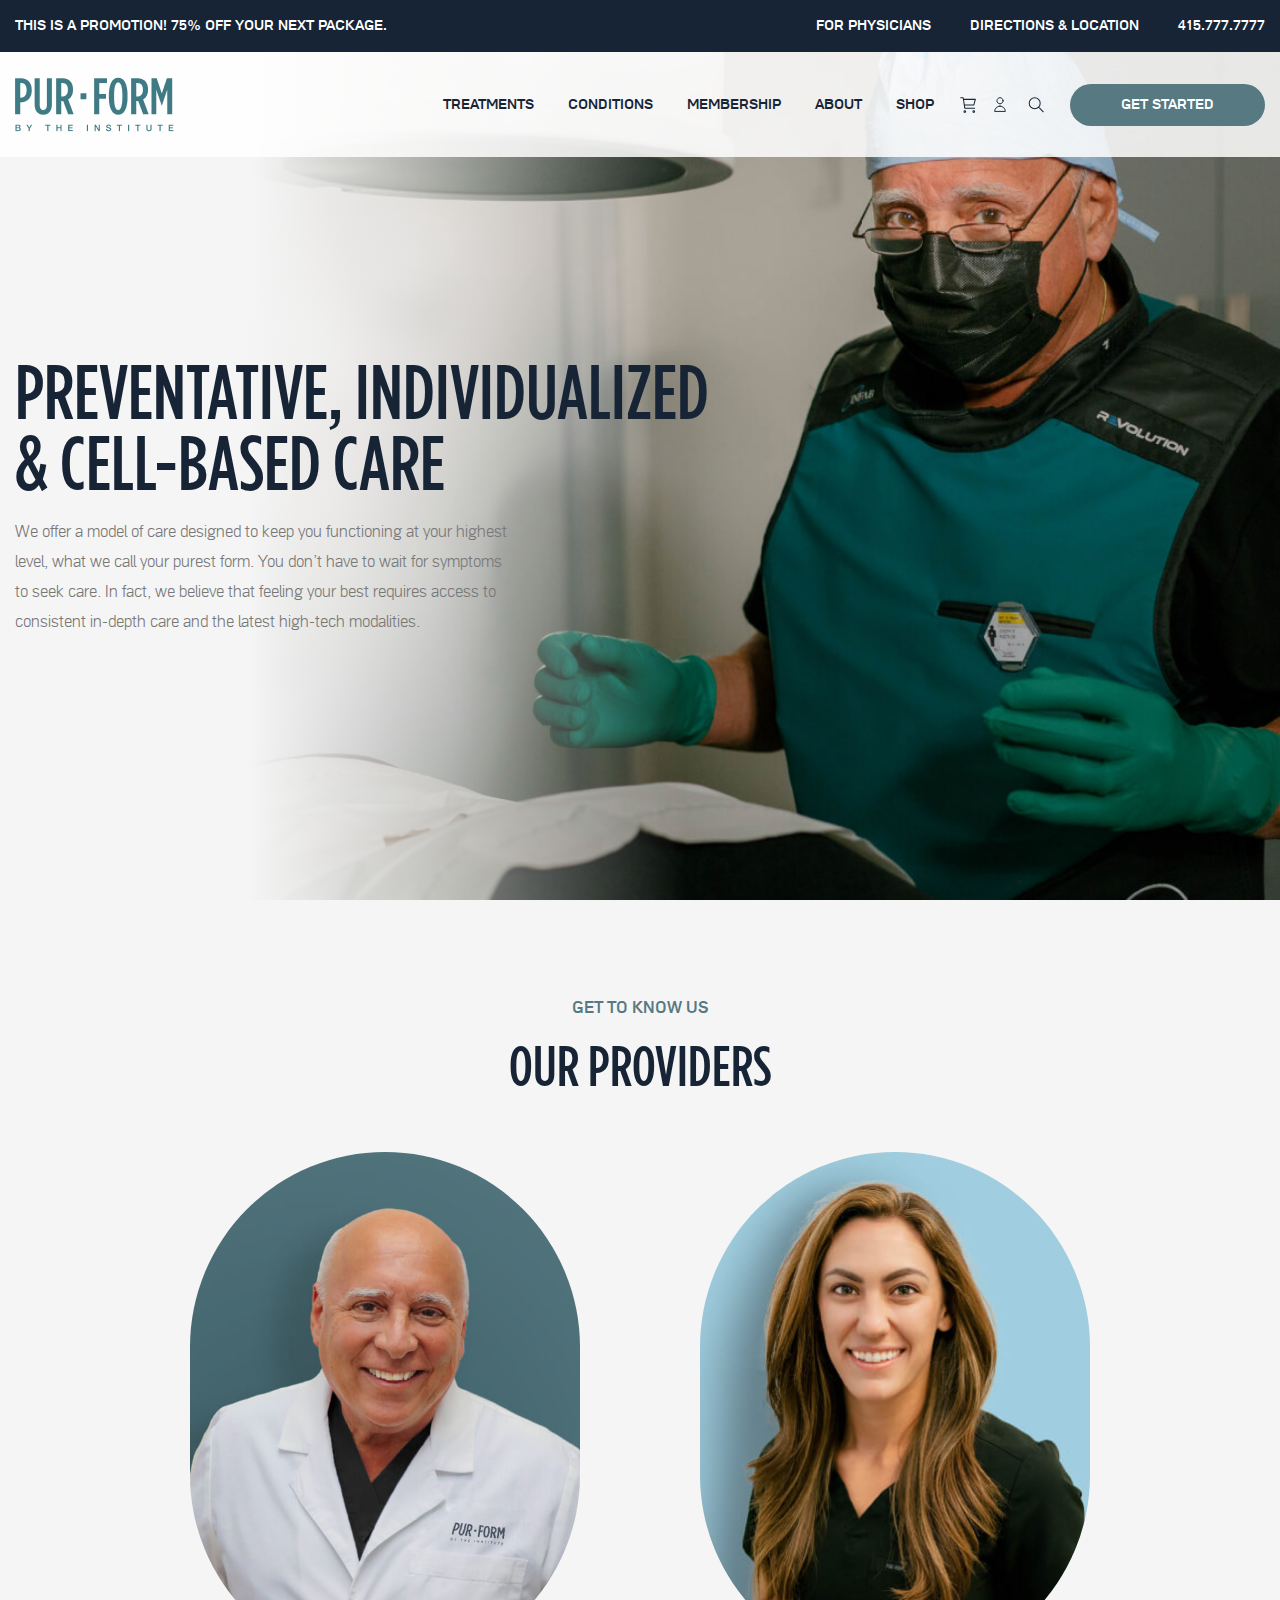
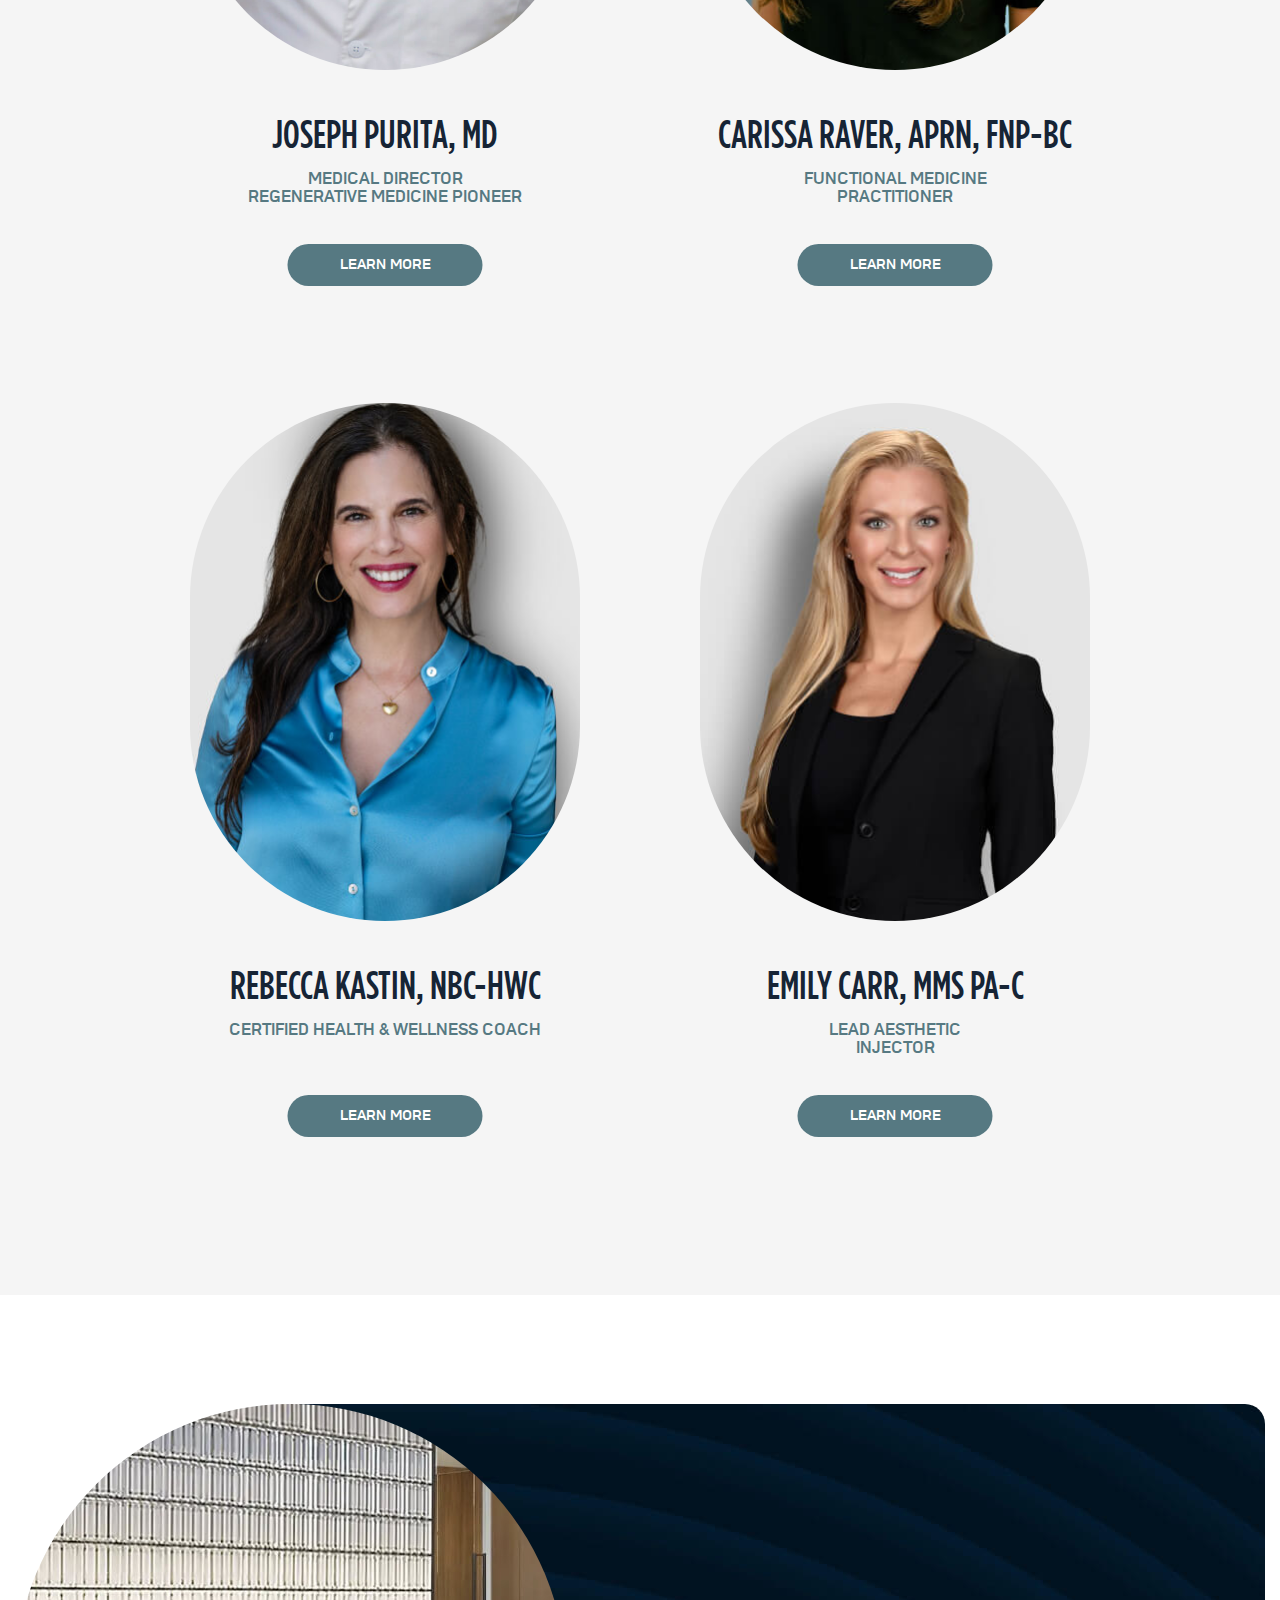
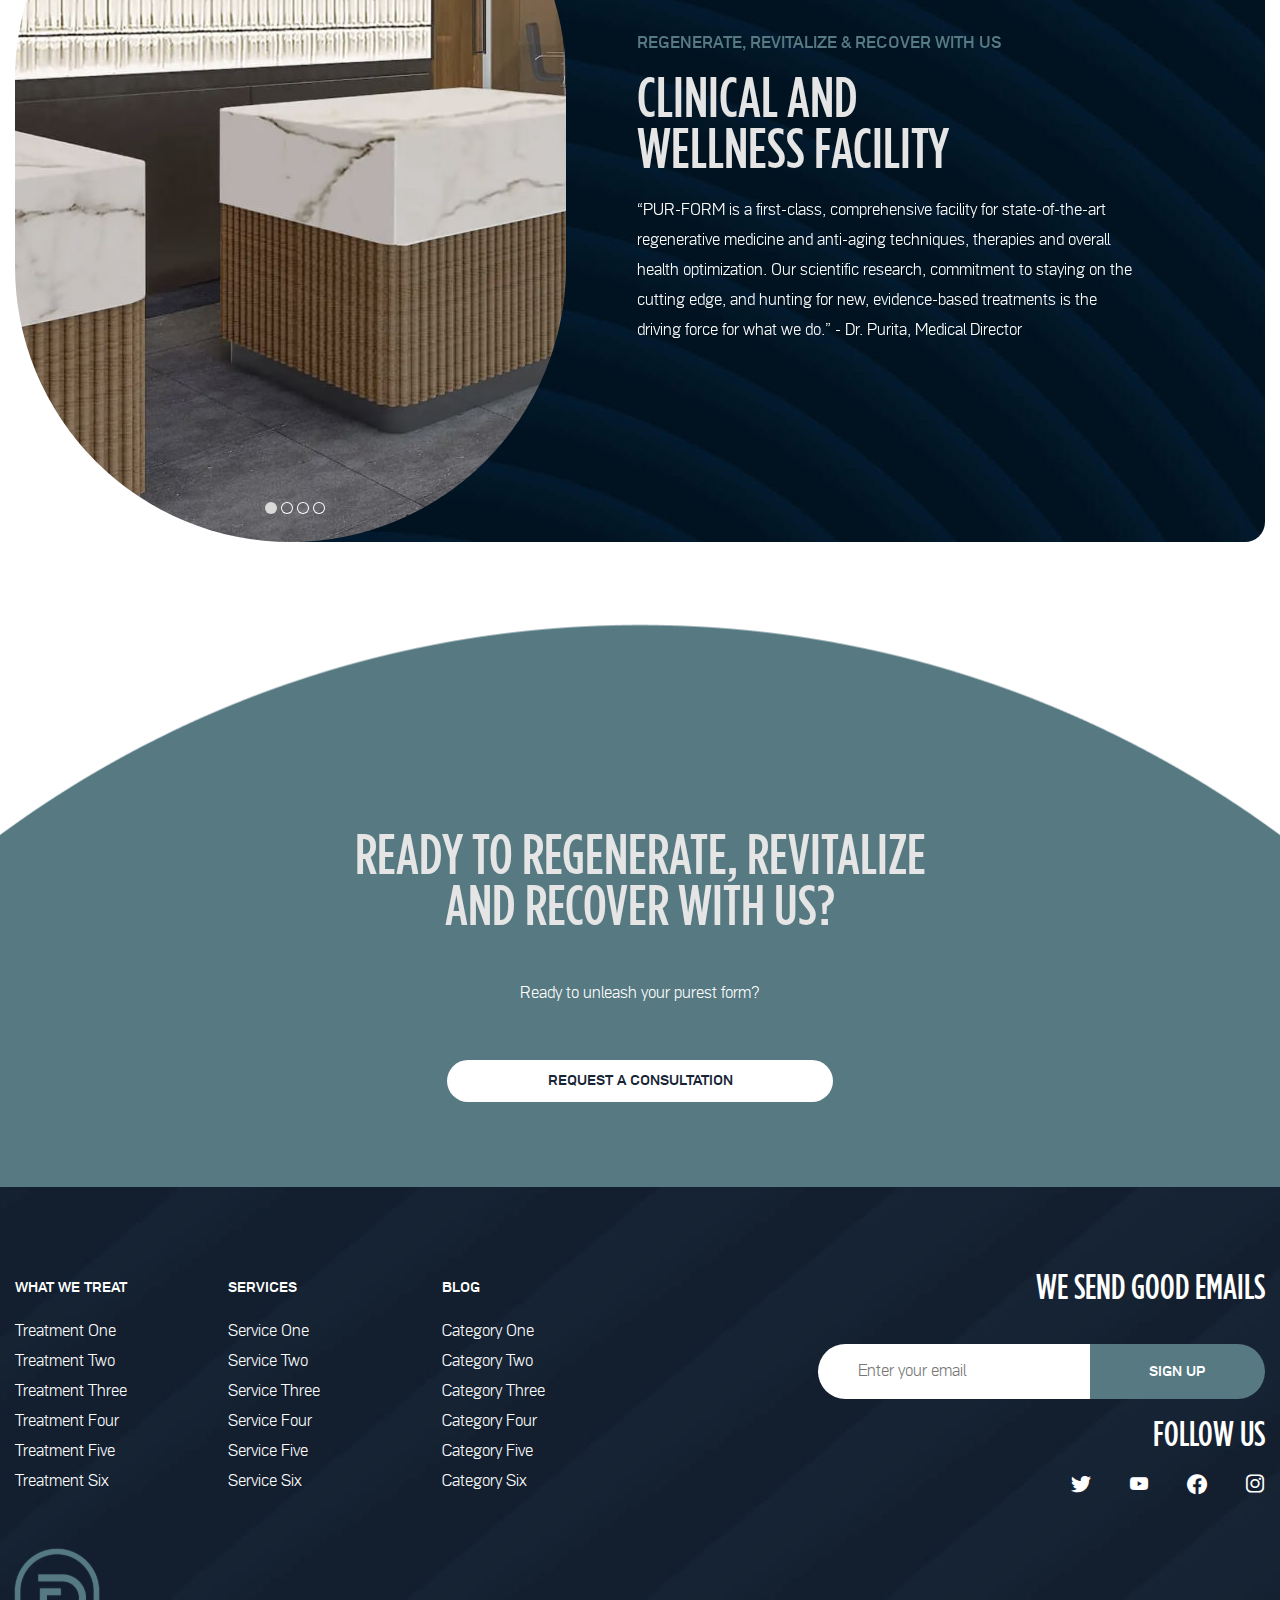
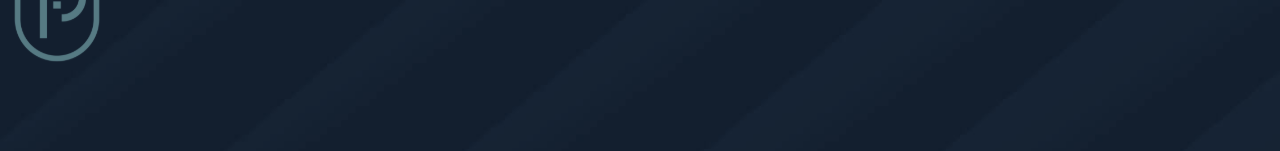
<file: _PurForm/about.html>
<!DOCTYPE html>
<html lang="ru">

<head>

	<meta charset="utf-8">
	<!-- <base href="/"> -->

	<title>PurForm</title>
	<meta name="description" content="">

	<meta http-equiv="X-UA-Compatible" content="IE=edge">
	<meta name="viewport" content="width=device-width, initial-scale=1, maximum-scale=1">
	
	<!-- Template Basic Images Start -->
	<meta property="og:image" content="path/to/image.jpg">
	<link rel="apple-touch-icon" sizes="180x180" href="img/favicon/apple-touch-icon-180x180.png">
	<link rel="icon" href="img/favicon.ico">
	<!-- Template Basic Images End -->
	
	<!-- Custom Browsers Color Start -->
	<meta name="theme-color" content="#000">
	<!-- Custom Browsers Color End -->

	<link rel="stylesheet" href="css/main.min.css">
	<link rel="stylesheet" href="css/main.css">

</head>

<body>

	<!-- Custom HTML -->
	<div id="wrapper">
		<header id="header">
			<div class="top-bar">
				<div class="info flexbox">
					<p>THIS IS A PROMOTION! 75% OFF YOUR NEXT PACKAGE.</p>
					<ul>
						<li><a href="#">FOR PHYSICIANS</a></li>
						<li><a href="#">DIRECTIONS & LOCATION</a></li>
						<li><a href="#">415.777.7777</a></li>
					</ul>
				</div>
			</div>		
			<div class="header-main">
				<div class="header-info flexbox">
					<strong class="logo"><a href="#">PUR-FORM</a></strong>
					<div class="info flexbox">
						<nav id="nav">
							<a class="mob-btn" href="#"><span>меню</span></a>
							<ul class="nav-menu flexbox">
								<li class="menu-item"><a href="#">TREATMENTS</a></li>
								<li class="menu-item"><a href="#">CONDITIONS</a></li>
								<li class="menu-item"><a href="#">MEMBERSHIP</a></li>
								<li class="menu-item"><a href="#">ABOUT</a></li>
								<li class="menu-item"><a href="#">SHOP</a></li>
							</ul>
						</nav>
						<ul class="header-user-info flexbox">
							<li><a href="#" class="btn-basket">basket</a></li>
							<li><a class="signin" href="#">signin</a></li>
							<li>
								<div class="form-search">
									<a class="form-search-btn" href="#">search</a>
									<div class="search">
										<form action="#">
											<input type="search" name="search" aria-label="search" placeholder="">
											<button class="btn-search" type="submit">search</button>
										</form>
									</div>
								</div>
							</li>
						</ul>
						<div class="wrap-btn">
							<a href="#" class="btn">GET STARTED</a>
						</div>
					</div>
				</div>				
			</div>
		</header>
		<main id="main" role="main">
			<section class="promo-section complete">
				<div class="bg-promo">
					<img src="img/img-promo2.jpg" alt="image description">
				</div>
				<div class="holder">
					<div class="text">
						<h1 class="title-large">Preventative, Individualized</br> & Cell-Based Care</h1>
						<p>We offer a model of care designed to keep you functioning at your highest level, what we call your purest form. You don’t have to wait for symptoms to seek care. In fact, we believe that feeling your best requires access to consistent in-depth care and the latest high-tech modalities.</p>
					</div>
				</div>
			</section>
			<section class="providers-section bg-gray">
				<div class="holder">
					<strong class="top-title">GET TO KNOW US</strong>
					<h2>OUR PROVIDERS</h2>
					<ul class="providers-list flexbox">
						<li>
							<div class="image">
								<img src="img/img-3.jpg" alt="image description">
							</div>
							<div class="text">
								<strong class="title">Joseph Purita, MD</strong>
								<p class="specialist">Medical Director</br> Regenerative Medicine Pioneer</p>
								<a href="#" class="btn">LEARN MORE</a>
							</div>
						</li>
						<li>
							<div class="image">
								<img src="img/img-9.jpg" alt="image description">
							</div>
							<div class="text">
								<strong class="title">Carissa Raver, APRN, FNP-BC</strong>
								<p class="specialist">Functional Medicine</br> Practitioner</p>
								<a href="#" class="btn">LEARN MORE</a>
							</div>
						</li>
						<li>
							<div class="image">
								<img src="img/img-10.jpg" alt="image description">
							</div>
							<div class="text">
								<strong class="title">Rebecca Kastin, NBC-HWC</strong>
								<p class="specialist">Certified Health & Wellness Coach</p>
								<a href="#" class="btn">LEARN MORE</a>
							</div>
						</li>
						<li>
							<div class="image">
								<img src="img/img-11.jpg" alt="image description">
							</div>
							<div class="text">
								<strong class="title">Emily Carr, MMS PA-C</strong>
								<p class="specialist">Lead Aesthetic</br> Injector</p>
								<a href="#" class="btn">LEARN MORE</a>
							</div>
						</li>
					</ul>
				</div>
			</section>
			<section class="slider-section">
				<div class="holder">
					<ul class="slider">
						<li>
							<div class="slider-container">
								<div class="view-box">
									<img src="img/slide-1.jpg" alt="image description">
								</div>
								<div class="text-box">
									<div class="text-holder">
										<div class="text">
											<strong class="top-title">Regenerate, Revitalize & Recover with Us</strong>
											<strong class="h2">Clinical and</br> Wellness Facility</strong>
											<p>“PUR-FORM is a first-class, comprehensive facility for state-of-the-art regenerative medicine and anti-aging techniques, therapies and overall health optimization. Our scientific research, commitment to staying on the cutting edge, and hunting for new, evidence-based treatments is the driving force for what we do.” - Dr. Purita, Medical Director</p>
										</div>
									</div>
								</div>
							</div>
						</li>
						<li>
							<div class="slider-container">
								<div class="view-box">
									<img src="img/img-1.jpg" alt="image description">
								</div>
								<div class="text-box">
									<div class="text-holder">
										<div class="text">
											<strong class="top-title">Regenerate, Revitalize & Recover with Us</strong>
											<strong class="h2">Clinical and</br> Wellness Facility 2</strong>
											<p>“PUR-FORM is a first-class, comprehensive facility for state-of-the-art regenerative medicine and anti-aging techniques, therapies and overall health optimization. Our scientific research, commitment to staying on the cutting edge, and hunting for new, evidence-based treatments is the driving force for what we do.” - Dr. Purita, Medical Director</p>
										</div>
									</div>
								</div>
							</div>
						</li>
						<li>
							<div class="slider-container">
								<div class="view-box">
									<img src="img/img-2.jpg" alt="image description">
								</div>
								<div class="text-box">
									<div class="text-holder">
										<div class="text">
											<strong class="top-title">Regenerate, Revitalize & Recover with Us</strong>
											<strong class="h2">Clinical and</br> Wellness Facility 3</strong>
											<p>“PUR-FORM is a first-class, comprehensive facility for state-of-the-art regenerative medicine and anti-aging techniques, therapies and overall health optimization. Our scientific research, commitment to staying on the cutting edge, and hunting for new, evidence-based treatments is the driving force for what we do.” - Dr. Purita, Medical Director</p>
										</div>
									</div>
								</div>
							</div>
						</li>
						<li>
							<div class="slider-container">
								<div class="view-box">
									<img src="img/slide-2.jpg" alt="image description">
								</div>
								<div class="text-box">
									<div class="text-holder">
										<div class="text">
											<strong class="top-title">WHY WE ARE DIFFERENT</strong>
											<strong class="h2">We’re here to keep you healthy 4.</strong>
											<p>We believe preventative, personalized and cell-based modalities are what keeps patients functioning at their highest level. While we see sick and injured patients, you don’t have to wait for symptoms to seek care. In fact, we want you to visit often and take a proactive approach to your health.</p>
											<p>You just need easy access to the right tools and professionals who take the time to listen and care.</p>
										</div>
									</div>
								</div>
							</div>
						</li>
					</ul>
				</div>
			</section>
			<section class="consultation-section">
				<div class="holder">
					<h2>Ready to regenerate, revitalize and recover with us?</h2>
					<p>Ready to unleash your purest form?</p>
					<a href="#" class="btn">REQUEST A CONSULTATION</a>
				</div>
			</section>
		</main>
		<footer id="footer">
			<div class="holder">
				<div class="footer-sections flexbox">
					<section>
						<h3>WHAT WE TREAT</h3>
						<ul>
							<li><a href="#">Treatment One</a></li>
							<li><a href="#">Treatment Two</a></li>
							<li><a href="#">Treatment Three</a></li>
							<li><a href="#">Treatment Four</a></li>
							<li><a href="#">Treatment Five</a></li>
							<li><a href="#">Treatment Six</a></li>
						</ul>
					</section>
					<section>
						<h3>SERVICES</h3>
						<ul>
							<li><a href="#">Service One</a></li>
							<li><a href="#">Service Two</a></li>
							<li><a href="#">Service Three</a></li>
							<li><a href="#">Service Four</a></li>
							<li><a href="#">Service Five</a></li>
							<li><a href="#">Service Six</a></li>
						</ul>
					</section>
					<section>
						<h3>BLOG</h3>
						<ul>
							<li><a href="#">Category One</a></li>
							<li><a href="#">Category Two</a></li>
							<li><a href="#">Category Three</a></li>
							<li><a href="#">Category Four</a></li>
							<li><a href="#">Category Five</a></li>
							<li><a href="#">Category Six</a></li>
						</ul>
					</section>
					<section class="contacts-info-section">
						<h3>WE SEND GOOD EMAILS</h3>
						<div class="user-form">
							<form action="#" method="post" id="sendform" enctype="multipart/form-data">
								<div class="wrap-email flexbox">
									<input class="email" type="email" name="email" placeholder="Enter your email">
									<button class="btn" type="submit" value="SIGN UP" name="sendMail">SIGN UP</button>
								</div>
							</form>
						</div>
						<h3>FOLLOW US</h3>
						<ul class="social-networks flexbox">
							<li><a class="icon-twitter" href="#" target="_blank">twitter</a></li>
							<li><a class="icon-youtube" href="#" target="_blank">youtube</a></li>
							<li><a class="icon-facebook" href="#" target="_blank">facebook</a></li>
							<li><a class="icon-instagram" href="#" target="_blank">instagram</a></li>
						</ul>
					</section>
					<section class="logo-section">
						<strong class="logo"><a href="/">PUR-FORM</a></strong>
					</section>
				</div>
			</div>
		</footer>
	</div>
	<script src="js/scripts.min.js"></script>
	<script src="js/slick.js"></script>
</body>
</html>
</file>
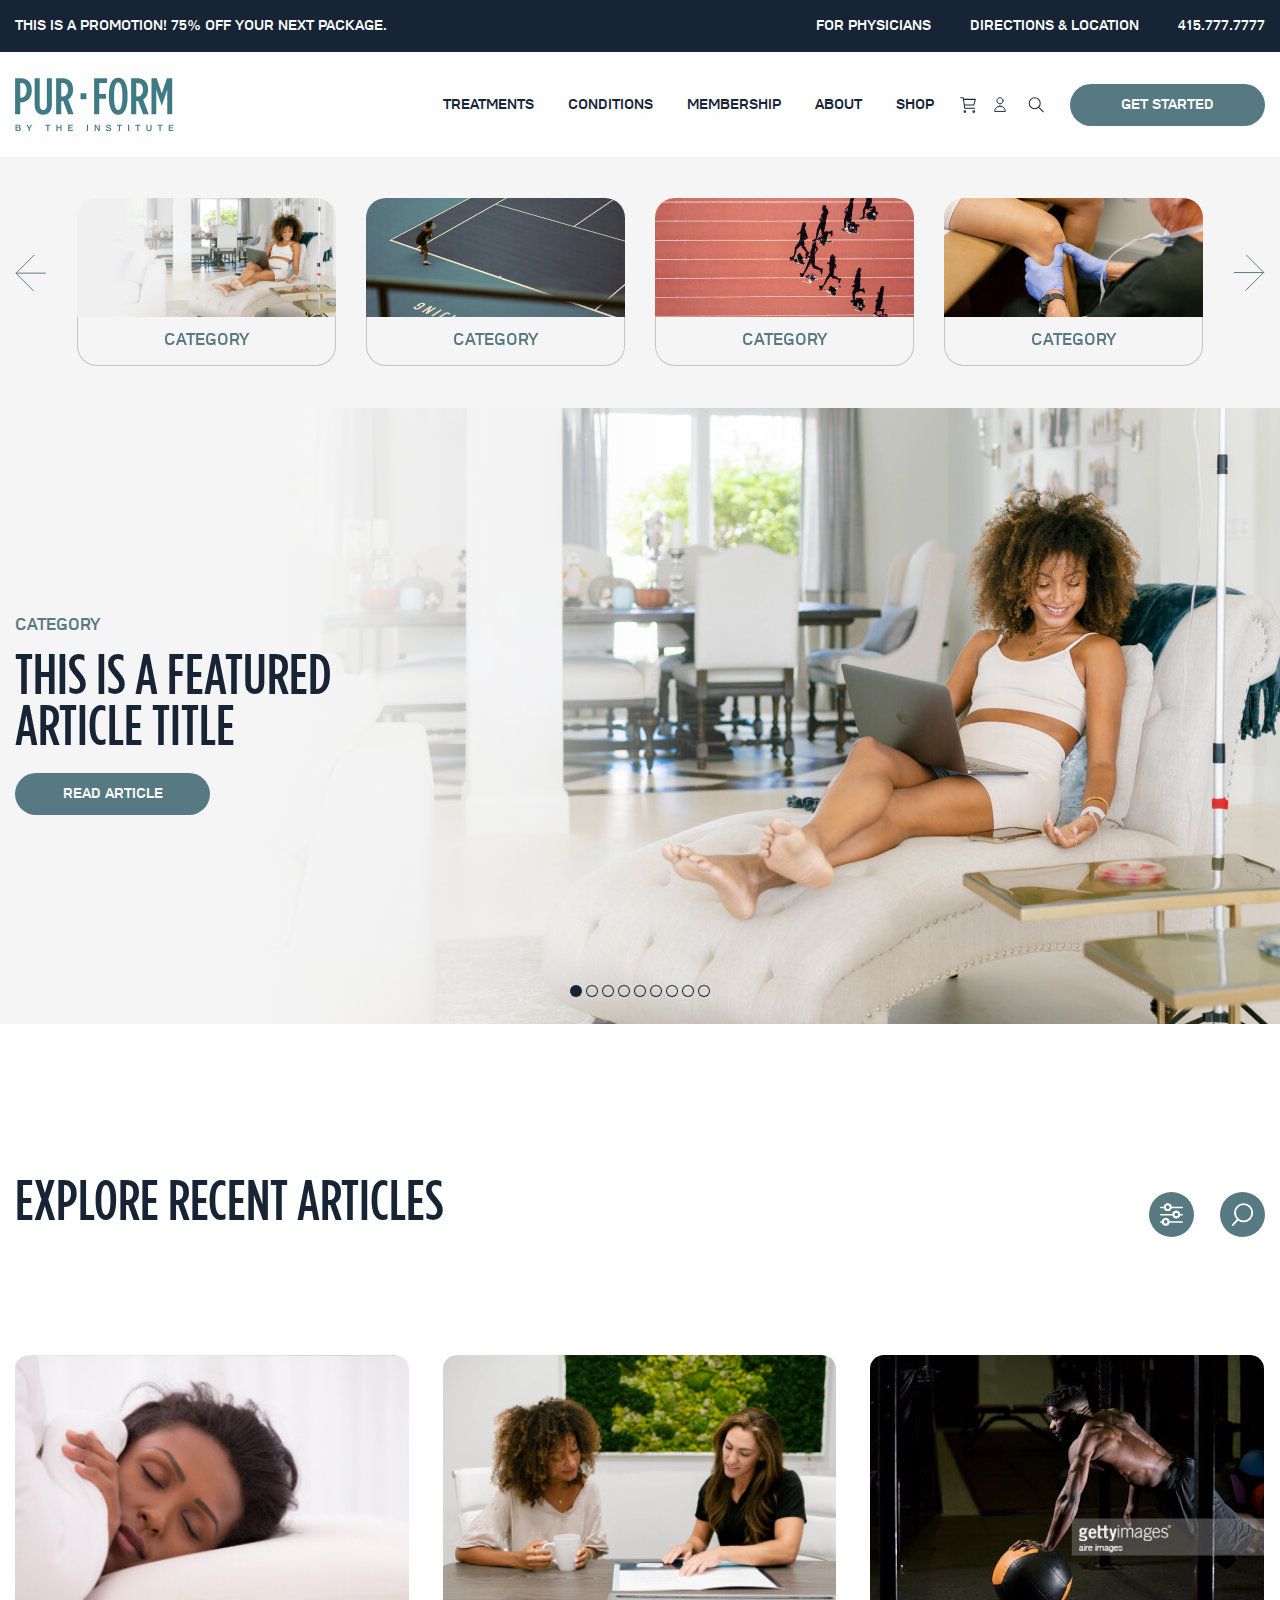
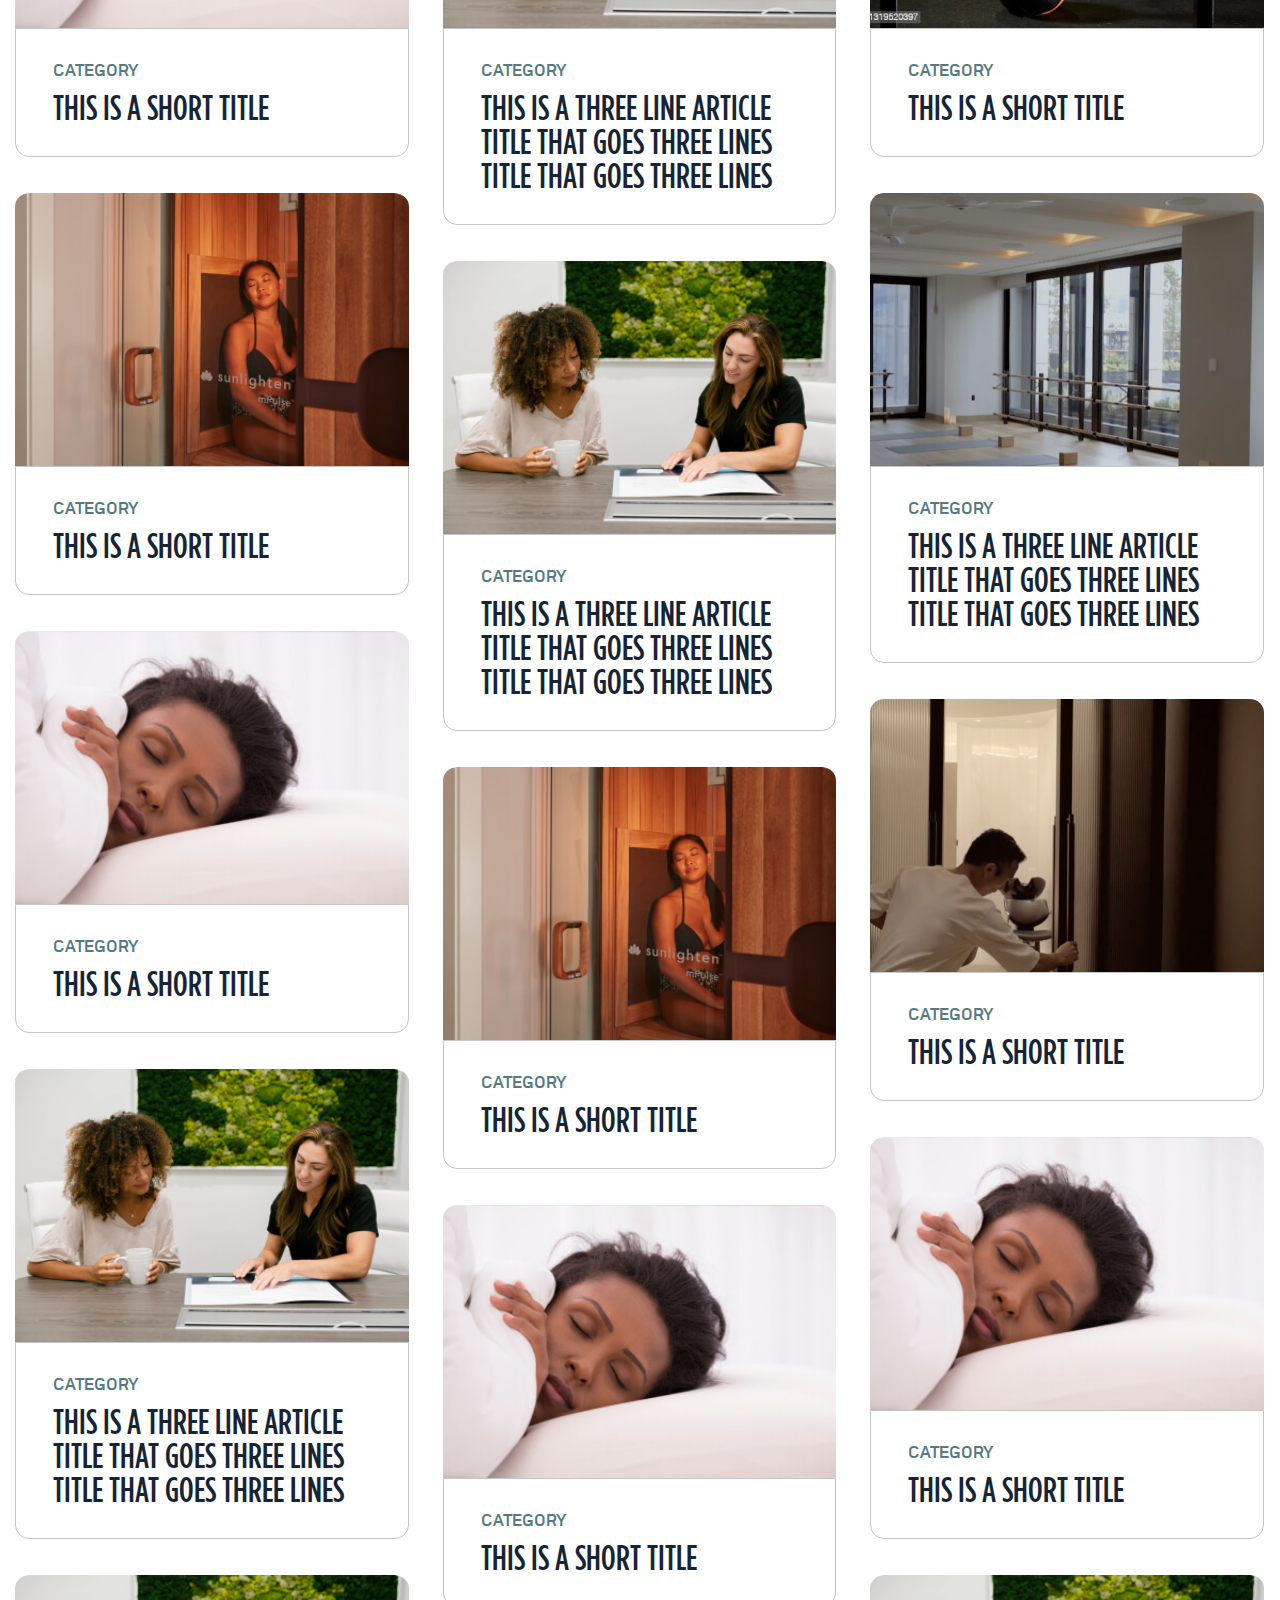
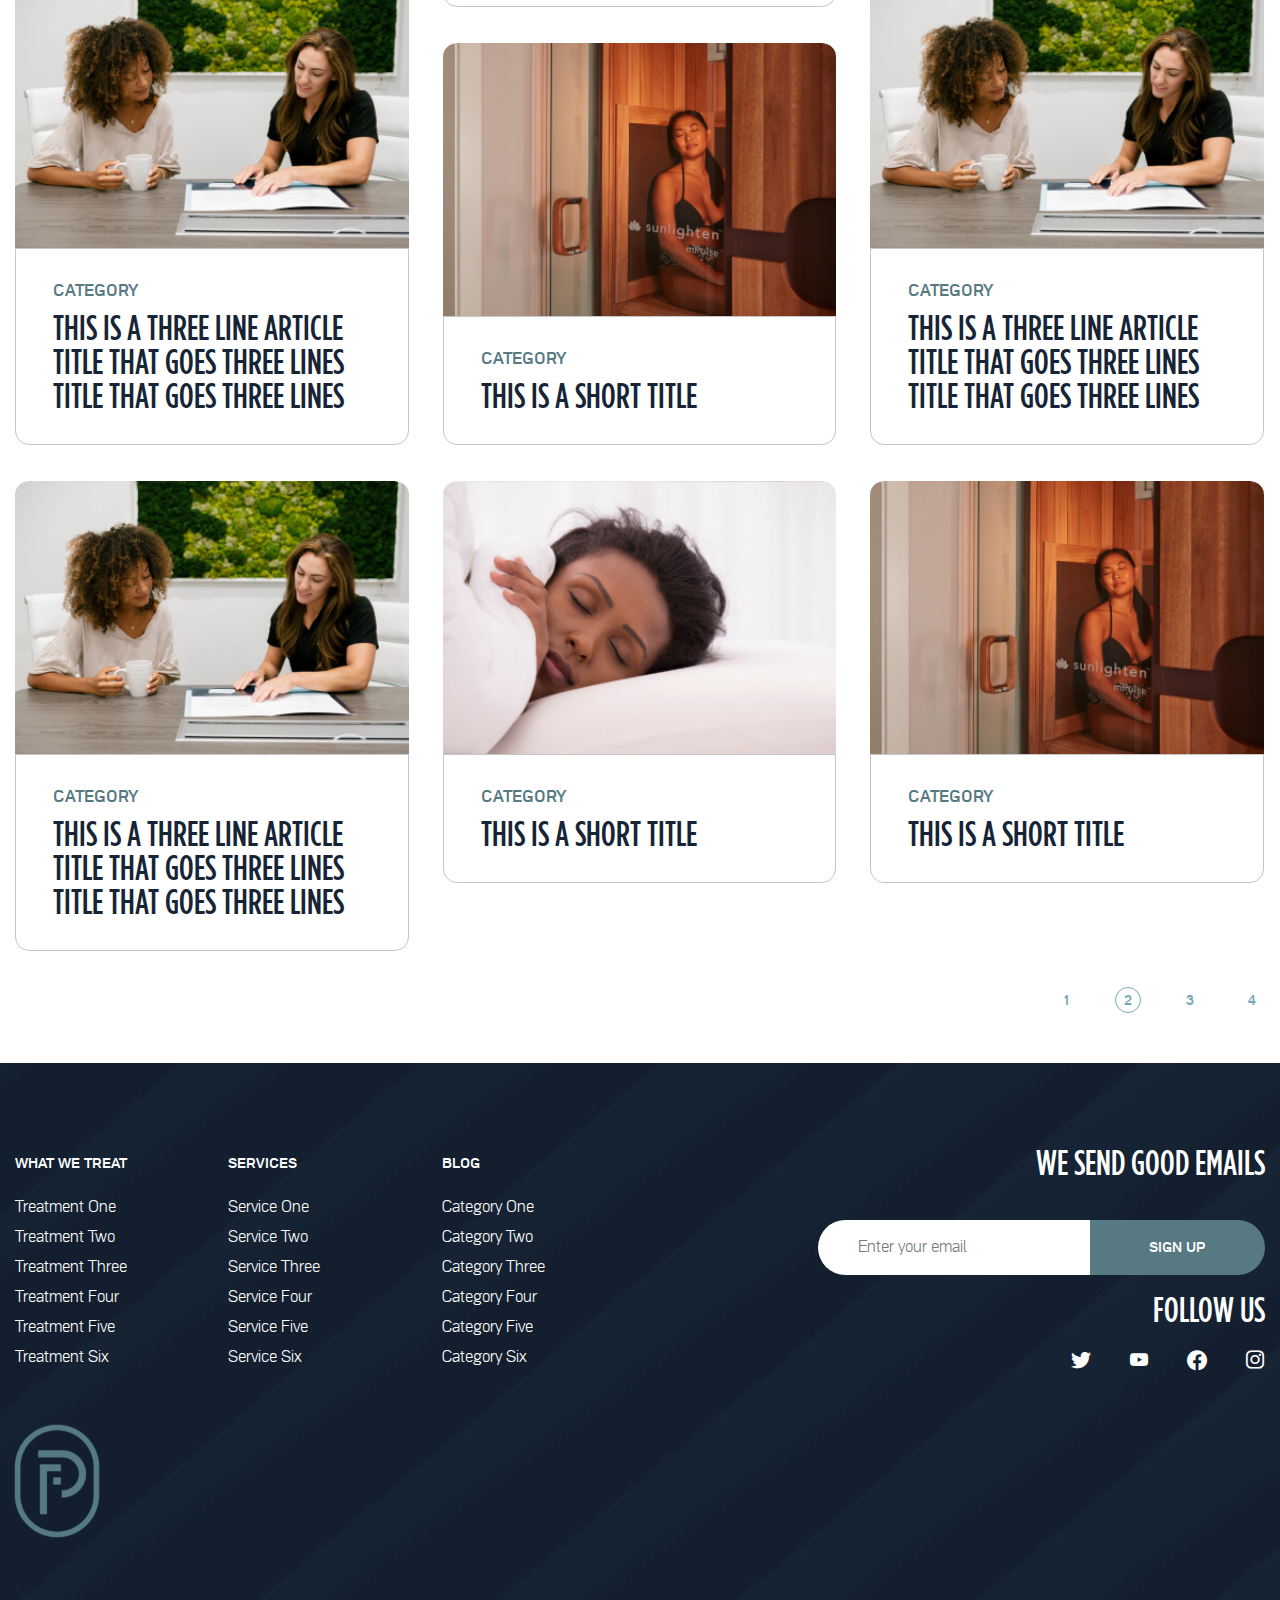
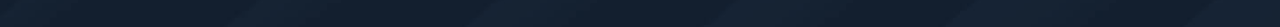
<file: _PurForm/blog-list.html>
<!DOCTYPE html>
<html lang="ru">

<head>

	<meta charset="utf-8">
	<!-- <base href="/"> -->

	<title>PurForm</title>
	<meta name="description" content="">

	<meta http-equiv="X-UA-Compatible" content="IE=edge">
	<meta name="viewport" content="width=device-width, initial-scale=1, maximum-scale=1">
	
	<!-- Template Basic Images Start -->
	<meta property="og:image" content="path/to/image.jpg">
	<link rel="apple-touch-icon" sizes="180x180" href="img/favicon/apple-touch-icon-180x180.png">
	<link rel="icon" href="img/favicon.ico">
	<!-- Template Basic Images End -->
	
	<!-- Custom Browsers Color Start -->
	<meta name="theme-color" content="#000">
	<!-- Custom Browsers Color End -->

	<link rel="stylesheet" href="css/main.min.css">
	<link rel="stylesheet" href="css/main.css">

</head>

<body>

	<!-- Custom HTML -->
	<div id="wrapper">
		<header id="header">
			<div class="top-bar">
				<div class="info flexbox">
					<p>THIS IS A PROMOTION! 75% OFF YOUR NEXT PACKAGE.</p>
					<ul>
						<li><a href="#">FOR PHYSICIANS</a></li>
						<li><a href="#">DIRECTIONS & LOCATION</a></li>
						<li><a href="#">415.777.7777</a></li>
					</ul>
				</div>
			</div>		
			<div class="header-main">
				<div class="header-info flexbox">
					<strong class="logo"><a href="#">PUR-FORM</a></strong>
					<div class="info flexbox">
						<nav id="nav">
							<a class="mob-btn" href="#"><span>меню</span></a>
							<ul class="nav-menu flexbox">
								<li class="menu-item"><a href="#">TREATMENTS</a></li>
								<li class="menu-item"><a href="#">CONDITIONS</a></li>
								<li class="menu-item"><a href="#">MEMBERSHIP</a></li>
								<li class="menu-item"><a href="#">ABOUT</a></li>
								<li class="menu-item"><a href="#">SHOP</a></li>
							</ul>
						</nav>
						<ul class="header-user-info flexbox">
							<li><a href="#" class="btn-basket">basket</a></li>
							<li><a class="signin" href="#">signin</a></li>
							<li>
								<div class="form-search">
									<a class="form-search-btn" href="#">search</a>
									<div class="search">
										<form action="#">
											<input type="search" name="search" aria-label="search" placeholder="">
											<button class="btn-search" type="submit">search</button>
										</form>
									</div>
								</div>
							</li>
						</ul>
						<div class="wrap-btn">
							<a href="#" class="btn">GET STARTED</a>
						</div>
					</div>
				</div>				
			</div>
		</header>
		<main id="main" role="main">
			<section class="content-section gallery-slider-section">
				<div class="gallery-slider">
					<ul class="slider-nav">
						<li>
							<div class="slider-item">
								<div class="wrap-img"><img src="img/slide-3.jpg" alt="image description"></div>
								<div class="text"><strong class="top-title">CATEGORY</strong></div>
							</div>
						</li>
						<li>
							<div class="slider-item">
								<div class="wrap-img"><img src="img/slide-1-small.jpg" alt="image description"></div>
								<div class="text"><strong class="top-title">CATEGORY</strong></div>
							</div>
						</li>
						<li>
							<div class="slider-item">
								<div class="wrap-img"><img src="img/slide-2-small.jpg" alt="image description"></div>
								<div class="text"><strong class="top-title">CATEGORY</strong></div>
							</div>
						</li>
						<li>
							<div class="slider-item">
								<div class="wrap-img"><img src="img/slide-3-small.jpg" alt="image description"></div>
								<div class="text"><strong class="top-title">CATEGORY</strong></div>
							</div>
						</li>
						<li>
							<div class="slider-item">
								<div class="wrap-img"><img src="img/slide-4-small.jpg" alt="image description"></div>
								<div class="text"><strong class="top-title">CATEGORY</strong></div>
							</div>
						</li>
						<li>
							<div class="slider-item">
								<div class="wrap-img"><img src="img/slide-3.jpg" alt="image description"></div>
								<div class="text"><strong class="top-title">CATEGORY</strong></div>
							</div>
						</li>
						<li>
							<div class="slider-item">
								<div class="wrap-img"><img src="img/img-4.jpg" alt="image description"></div>
								<div class="text"><strong class="top-title">CATEGORY</strong></div>
							</div>
						</li>
						<li>
							<div class="slider-item">
								<div class="wrap-img"><img src="img/img-6.jpg" alt="image description"></div>
								<div class="text"><strong class="top-title">CATEGORY</strong></div>
							</div>
						</li>
						<li>
							<div class="slider-item">
								<div class="wrap-img"><img src="img/img-7.jpg" alt="image description"></div>
								<div class="text"><strong class="top-title">CATEGORY</strong></div>
							</div>
						</li>
					</ul>
					<ul class="slider-for">
						<li>
							<div class="wrap-img"><img src="img/slide-3.jpg" alt="image description"></div>
							<div class="holder">
								<div class="text">
									<strong class="top-title">CATEGORY</strong>
									<strong class="h2">THIS IS A FEATURED ARTICLE TITLE</strong>
									<a href="#" class="btn">READ ARTICLE</a>
								</div>
							</div>
						</li>
						<li>
							<div class="wrap-img"><img src="img/slide-1.jpg" alt="image description"></div>
							<div class="holder">
								<div class="text">
									<strong class="top-title">CATEGORY 1</strong>
									<strong class="h2">THIS IS A FEATURED ARTICLE TITLE</strong>
									<a href="#" class="btn">READ ARTICLE</a>
								</div>
							</div>
						</li>
						<li>
							<div class="wrap-img"><img src="img/slide-2.jpg" alt="image description"></div>
							<div class="holder">
								<div class="text">
									<strong class="top-title">CATEGORY 2</strong>
									<strong class="h2">THIS IS A FEATURED ARTICLE TITLE</strong>
									<a href="#" class="btn">READ ARTICLE</a>
								</div>
							</div>
						</li>
						<li>
							<div class="wrap-img"><img src="img/img-4.jpg" alt="image description"></div>
							<div class="holder">
								<div class="text">
									<strong class="top-title">CATEGORY 3</strong>
									<strong class="h2">THIS IS A FEATURED ARTICLE TITLE</strong>
									<a href="#" class="btn">READ ARTICLE</a>
								</div>
							</div>
						</li>
						<li>
							<div class="wrap-img"><img src="img/img-12.jpg" alt="image description"></div>
							<div class="holder">
								<div class="text">
									<strong class="top-title">CATEGORY 4</strong>
									<strong class="h2">THIS IS A FEATURED ARTICLE TITLE</strong>
									<a href="#" class="btn">READ ARTICLE</a>
								</div>
							</div>
						</li>
						<li>
							<div class="wrap-img"><img src="img/slide-3.jpg" alt="image description"></div>
							<div class="holder">
								<div class="text">
									<strong class="top-title">CATEGORY 5</strong>
									<strong class="h2">THIS IS A FEATURED ARTICLE TITLE</strong>
									<a href="#" class="btn">READ ARTICLE</a>
								</div>
							</div>
						</li>
						<li>
							<div class="wrap-img"><img src="img/img-4.jpg" alt="image description"></div>
							<div class="holder">
								<div class="text">
									<strong class="top-title">CATEGORY 6</strong>
									<strong class="h2">THIS IS A FEATURED ARTICLE TITLE</strong>
									<a href="#" class="btn">READ ARTICLE</a>
								</div>
							</div>
						</li>
						<li>
							<div class="wrap-img"><img src="img/img-6.jpg" alt="image description"></div>
							<div class="holder">
								<div class="text">
									<strong class="top-title">CATEGORY 7</strong>
									<strong class="h2">THIS IS A FEATURED ARTICLE TITLE</strong>
									<a href="#" class="btn">READ ARTICLE</a>
								</div>
							</div>
						</li>
						<li>
							<div class="wrap-img"><img src="img/img-7.jpg" alt="image description"></div>
							<div class="holder">
								<div class="text">
									<strong class="top-title">CATEGORY 8</strong>
									<strong class="h2">THIS IS A FEATURED ARTICLE TITLE</strong>
									<a href="#" class="btn">READ ARTICLE</a>
								</div>
							</div>
						</li>
					</ul>					
				</div>
			</section>
			<section class="news-section category filter">
				<div class="holder">
					<h2>EXPLORE RECENT ARTICLES</h2>
					<div class="category-filter flexbox">
						<div class="item categories-list">
							<a class="expanded-opener filter-btn" href="#">fdgd</a>
							<div class="categories-list-menu" name="opener">
								<h3>CATEGORIES</h3>
								<ul>
									<li><a href="#">Category</a></li>
									<li><a href="#">Category</a></li>
									<li><a href="#">Category</a></li>
									<li><a href="#">Category</a></li>
									<li><a href="#">Category</a></li>
								</ul>
							</div>
						</div>
						<div class="item form-search">
							<a class="expanded-opener form-search-btn" href="#">search</a>
							<div class="search">
								<form action="#">
									<input type="search" name="search" aria-label="search" placeholder="Enter Here">
									<button class="btn-search" type="submit">search</button>
								</form>
							</div>
						</div>
					</div>
					<ul class="news-list flexbox">
						<li>
							<a href="#" class="news-box">
								<div class="wrap-img">
									<img src="img/new-4.jpg" alt="image description">
								</div>
								<div class="news-text">
									<strong class="title">CATEGORY</strong>
									<strong class="short-title">THIS IS A SHORT TITLE</strong>
								</div>
							</a>
							<a href="#" class="news-box">
								<div class="wrap-img">
									<img src="img/new-6.jpg" alt="image description">
								</div>
								<div class="news-text">
									<strong class="title">CATEGORY</strong>
									<strong class="short-title">THIS IS A SHORT TITLE</strong>
								</div>
							</a>
							<a href="#" class="news-box">
								<div class="wrap-img">
									<img src="img/new-4.jpg" alt="image description">
								</div>
								<div class="news-text">
									<strong class="title">CATEGORY</strong>
									<strong class="short-title">THIS IS A SHORT TITLE</strong>
								</div>
							</a>
							<a href="#" class="news-box">
								<div class="wrap-img">
									<img src="img/new-5.jpg" alt="image description">
								</div>
								<div class="news-text">
									<strong class="title">CATEGORY</strong>
									<strong class="short-title">THIS IS A THREE LINE ARTICLE</br> TITLE THAT GOES THREE LINES</br> TITLE THAT GOES THREE LINES</strong>
								</div>
							</a>
							<a href="#" class="news-box">
								<div class="wrap-img">
									<img src="img/new-5.jpg" alt="image description">
								</div>
								<div class="news-text">
									<strong class="title">CATEGORY</strong>
									<strong class="short-title">THIS IS A THREE LINE ARTICLE</br> TITLE THAT GOES THREE LINES</br> TITLE THAT GOES THREE LINES</strong>
								</div>
							</a>
							<a href="#" class="news-box">
								<div class="wrap-img">
									<img src="img/new-5.jpg" alt="image description">
								</div>
								<div class="news-text">
									<strong class="title">CATEGORY</strong>
									<strong class="short-title">THIS IS A THREE LINE ARTICLE</br> TITLE THAT GOES THREE LINES</br> TITLE THAT GOES THREE LINES</strong>
								</div>
							</a>
						</li>
						<li>
							<a href="#" class="news-box">
								<div class="wrap-img">
									<img src="img/new-5.jpg" alt="image description">
								</div>
								<div class="news-text">
									<strong class="title">CATEGORY</strong>
									<strong class="short-title">THIS IS A THREE LINE ARTICLE</br> TITLE THAT GOES THREE LINES</br> TITLE THAT GOES THREE LINES</strong>
								</div>
							</a>
							<a href="#" class="news-box">
								<div class="wrap-img">
									<img src="img/new-5.jpg" alt="image description">
								</div>
								<div class="news-text">
									<strong class="title">CATEGORY</strong>
									<strong class="short-title">THIS IS A THREE LINE ARTICLE</br> TITLE THAT GOES THREE LINES</br> TITLE THAT GOES THREE LINES</strong>
								</div>
							</a>
							<a href="#" class="news-box">
								<div class="wrap-img">
									<img src="img/new-6.jpg" alt="image description">
								</div>
								<div class="news-text">
									<strong class="title">CATEGORY</strong>
									<strong class="short-title">THIS IS A SHORT TITLE</strong>
								</div>
							</a>
							<a href="#" class="news-box">
								<div class="wrap-img">
									<img src="img/new-4.jpg" alt="image description">
								</div>
								<div class="news-text">
									<strong class="title">CATEGORY</strong>
									<strong class="short-title">THIS IS A SHORT TITLE</strong>
								</div>
							</a>
							<a href="#" class="news-box">
								<div class="wrap-img">
									<img src="img/new-6.jpg" alt="image description">
								</div>
								<div class="news-text">
									<strong class="title">CATEGORY</strong>
									<strong class="short-title">THIS IS A SHORT TITLE</strong>
								</div>
							</a>
							<a href="#" class="news-box">
								<div class="wrap-img">
									<img src="img/new-4.jpg" alt="image description">
								</div>
								<div class="news-text">
									<strong class="title">CATEGORY</strong>
									<strong class="short-title">THIS IS A SHORT TITLE</strong>
								</div>
							</a>
						</li>
						<li>
							<a href="#" class="news-box">
								<div class="wrap-img">
									<img src="img/new-1.jpg" alt="image description">
								</div>
								<div class="news-text">
									<strong class="title">CATEGORY</strong>
									<strong class="short-title">THIS IS A SHORT TITLE</strong>
								</div>										
							</a>
							<a href="#" class="news-box">
								<div class="wrap-img">
									<img src="img/new-2.jpg" alt="image description">
								</div>
								<div class="news-text">
									<strong class="title">CATEGORY</strong>
									<strong class="short-title">THIS IS A THREE LINE ARTICLE</br> TITLE THAT GOES THREE LINES</br> TITLE THAT GOES THREE LINES</strong>
								</div>
							</a>
							<a href="#" class="news-box">
								<div class="wrap-img">
									<img src="img/new-3.jpg" alt="image description">
								</div>
								<div class="news-text">
									<strong class="title">CATEGORY</strong>
									<strong class="short-title">THIS IS A SHORT TITLE</strong>
								</div>										
							</a>
							<a href="#" class="news-box">
								<div class="wrap-img">
									<img src="img/new-4.jpg" alt="image description">
								</div>
								<div class="news-text">
									<strong class="title">CATEGORY</strong>
									<strong class="short-title">THIS IS A SHORT TITLE</strong>
								</div>										
							</a>
							<a href="#" class="news-box">
								<div class="wrap-img">
									<img src="img/new-5.jpg" alt="image description">
								</div>
								<div class="news-text">
									<strong class="title">CATEGORY</strong>
									<strong class="short-title">THIS IS A THREE LINE ARTICLE</br> TITLE THAT GOES THREE LINES</br> TITLE THAT GOES THREE LINES</strong>
								</div>										
							</a>
							<a href="#" class="news-box">
								<div class="wrap-img">
									<img src="img/new-6.jpg" alt="image description">
								</div>
								<div class="news-text">
									<strong class="title">CATEGORY</strong>
									<strong class="short-title">THIS IS A SHORT TITLE</strong>
								</div>										
							</a>
						</li>
					</ul>
					<ul class="pagination flexbox">
						<li><a href="#">1</a></li>
						<li class="current"><a href="#">2</a></li>
						<li><a href="#">3</a></li>
						<li><a href="#">4</a></li>
					</ul>
				</div>
			</section>
		</main>
		<footer id="footer">
			<div class="holder">
				<div class="footer-sections flexbox">
					<section>
						<h3>WHAT WE TREAT</h3>
						<ul>
							<li><a href="#">Treatment One</a></li>
							<li><a href="#">Treatment Two</a></li>
							<li><a href="#">Treatment Three</a></li>
							<li><a href="#">Treatment Four</a></li>
							<li><a href="#">Treatment Five</a></li>
							<li><a href="#">Treatment Six</a></li>
						</ul>
					</section>
					<section>
						<h3>SERVICES</h3>
						<ul>
							<li><a href="#">Service One</a></li>
							<li><a href="#">Service Two</a></li>
							<li><a href="#">Service Three</a></li>
							<li><a href="#">Service Four</a></li>
							<li><a href="#">Service Five</a></li>
							<li><a href="#">Service Six</a></li>
						</ul>
					</section>
					<section>
						<h3>BLOG</h3>
						<ul>
							<li><a href="#">Category One</a></li>
							<li><a href="#">Category Two</a></li>
							<li><a href="#">Category Three</a></li>
							<li><a href="#">Category Four</a></li>
							<li><a href="#">Category Five</a></li>
							<li><a href="#">Category Six</a></li>
						</ul>
					</section>
					<section class="contacts-info-section">
						<h3>WE SEND GOOD EMAILS</h3>
						<div class="user-form">
							<form action="#" method="post" id="sendform" enctype="multipart/form-data">
								<div class="wrap-email flexbox">
									<input class="email" type="email" name="email" placeholder="Enter your email">
									<button class="btn" type="submit" value="SIGN UP" name="sendMail">SIGN UP</button>
								</div>
							</form>
						</div>
						<h3>FOLLOW US</h3>
						<ul class="social-networks flexbox">
							<li><a class="icon-twitter" href="#" target="_blank">twitter</a></li>
							<li><a class="icon-youtube" href="#" target="_blank">youtube</a></li>
							<li><a class="icon-facebook" href="#" target="_blank">facebook</a></li>
							<li><a class="icon-instagram" href="#" target="_blank">instagram</a></li>
						</ul>
					</section>
					<section class="logo-section">
						<strong class="logo"><a href="/">PUR-FORM</a></strong>
					</section>
				</div>
			</div>
		</footer>
	</div>
	<script src="js/scripts.min.js"></script>
	<script src="js/slick.js"></script>
</body>
</html>
</file>
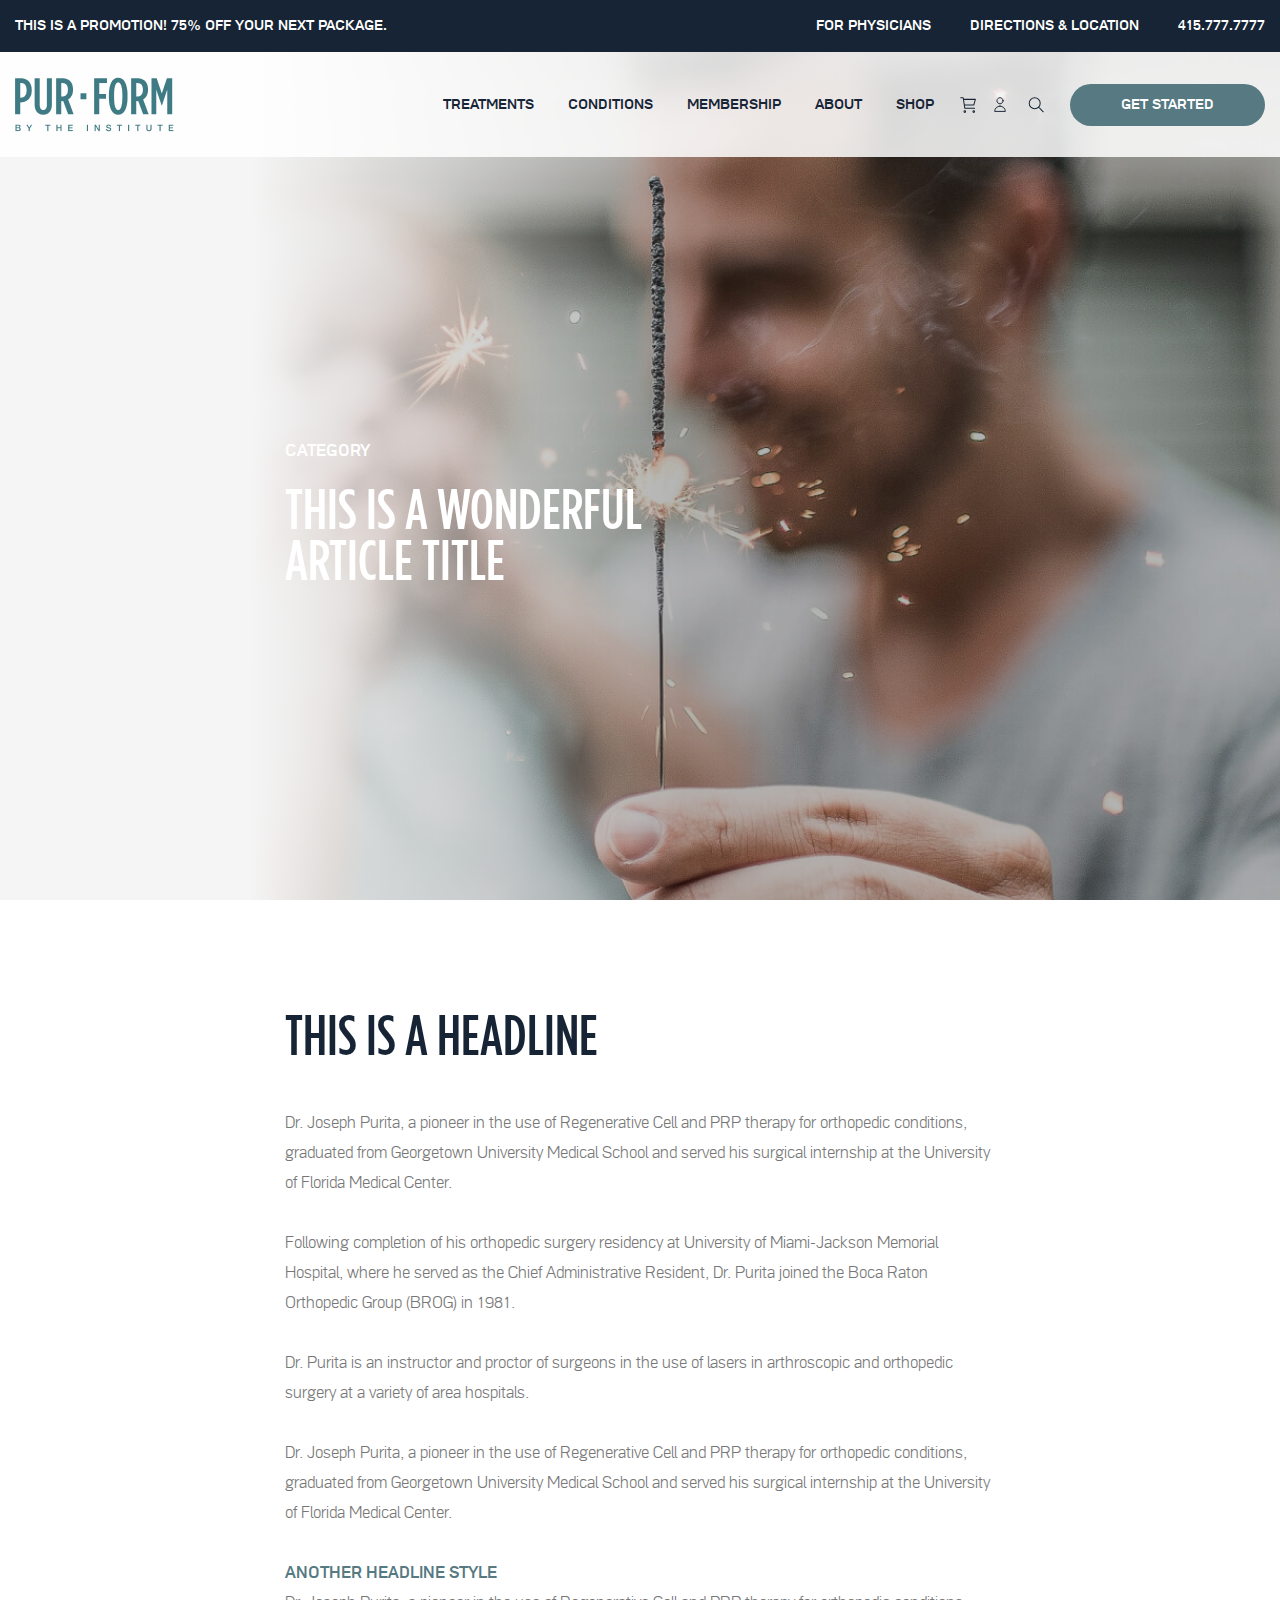
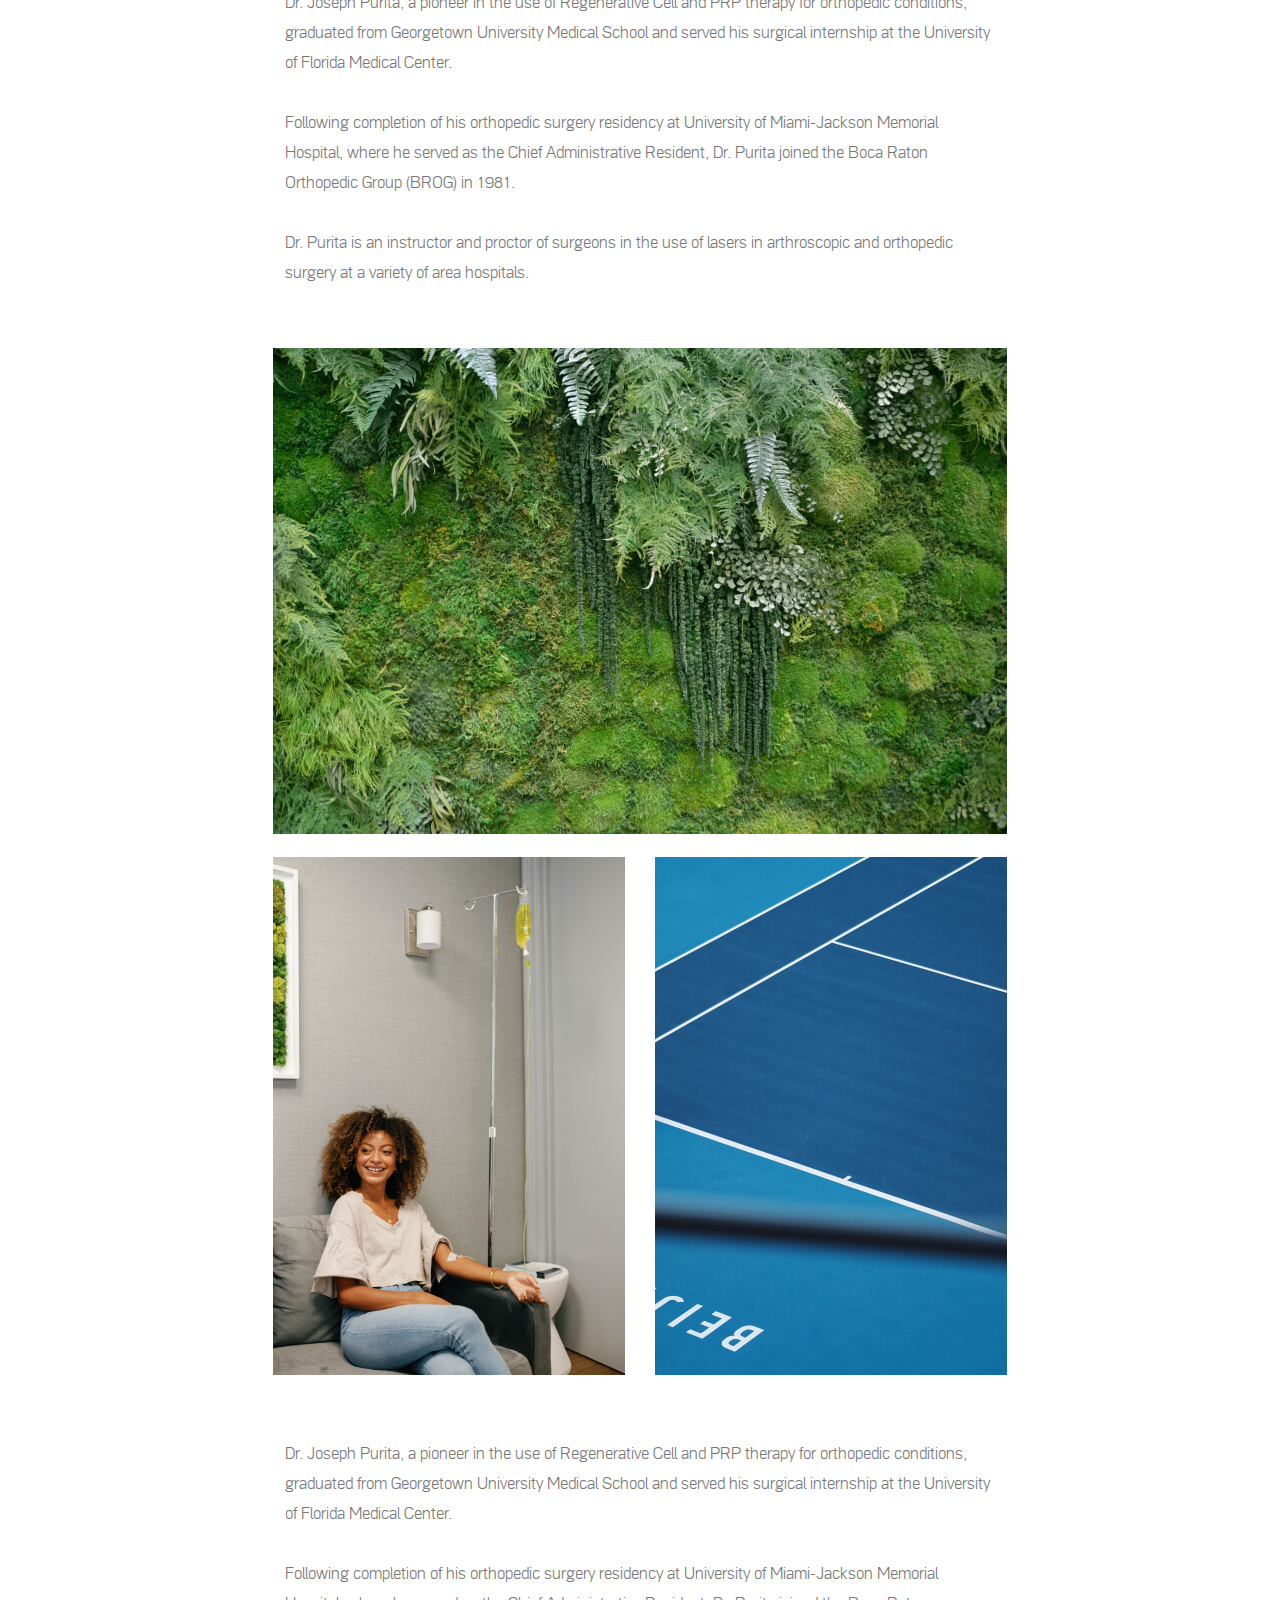
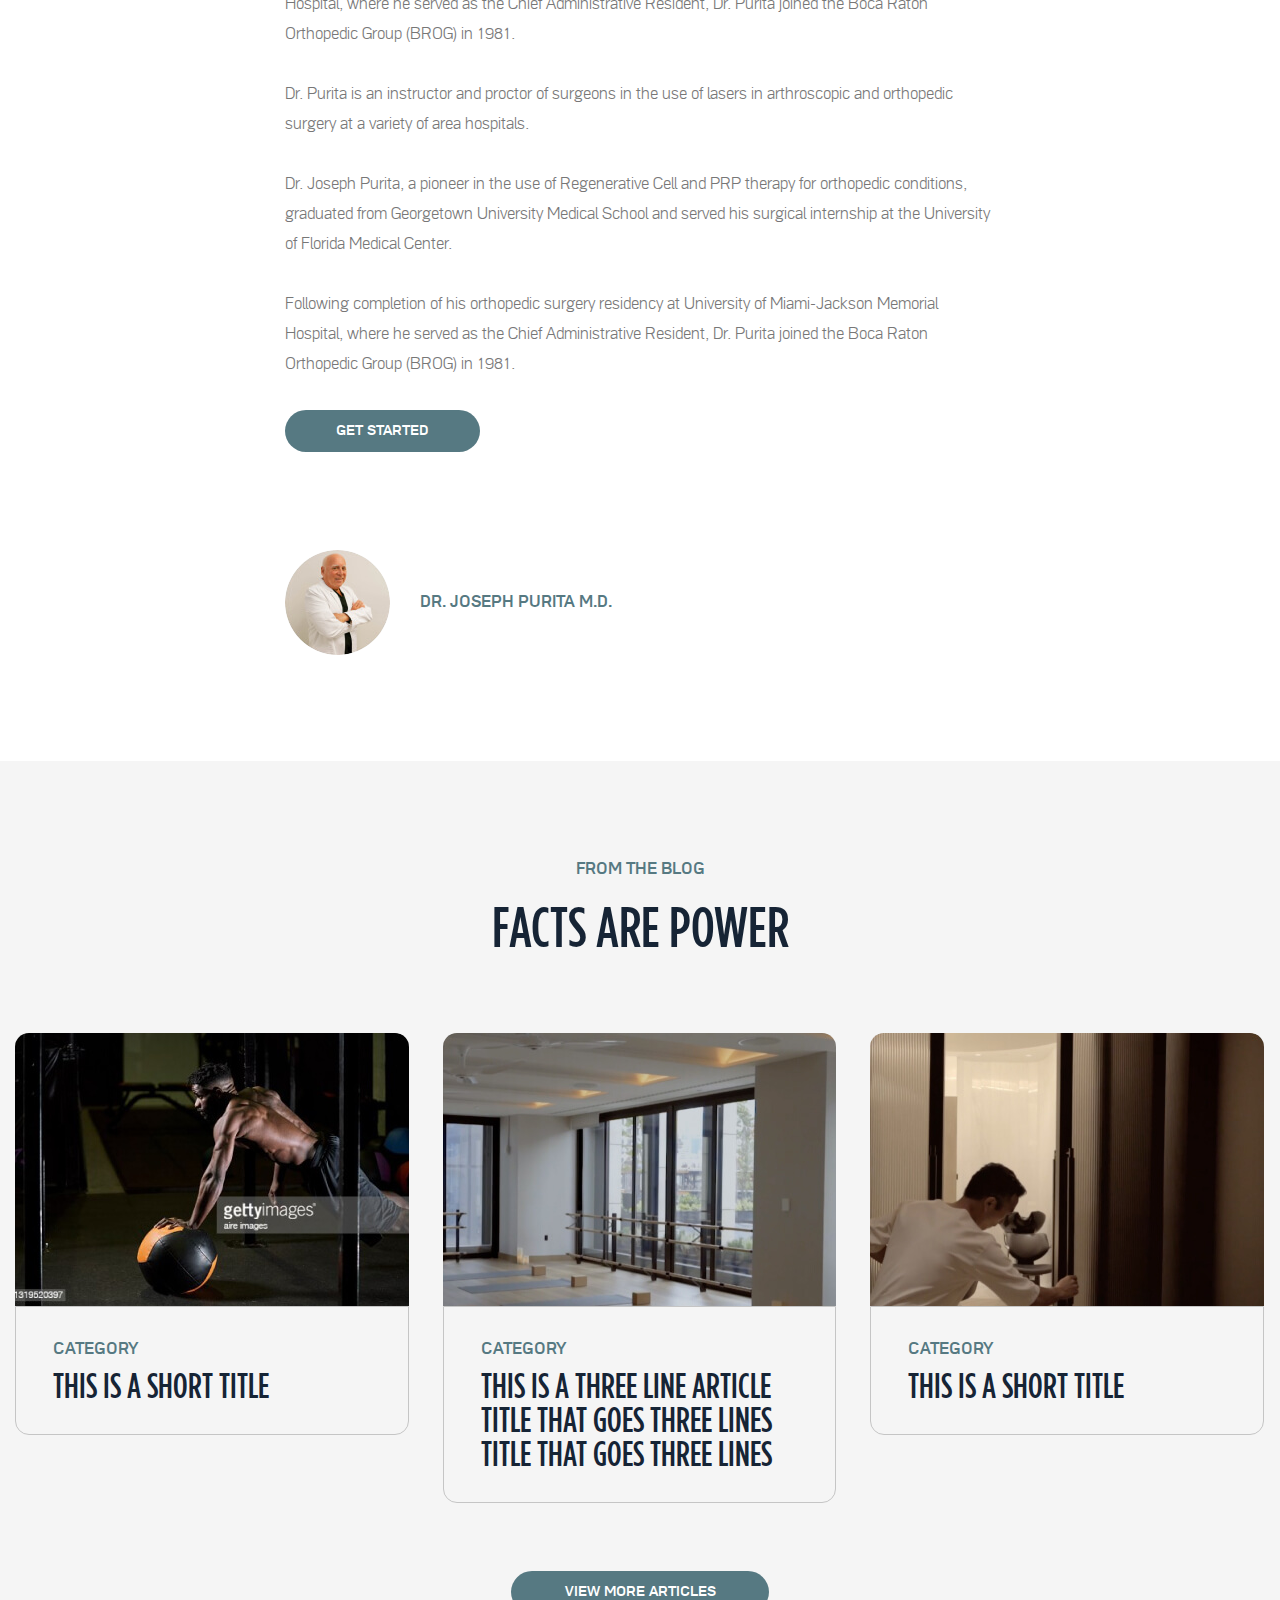
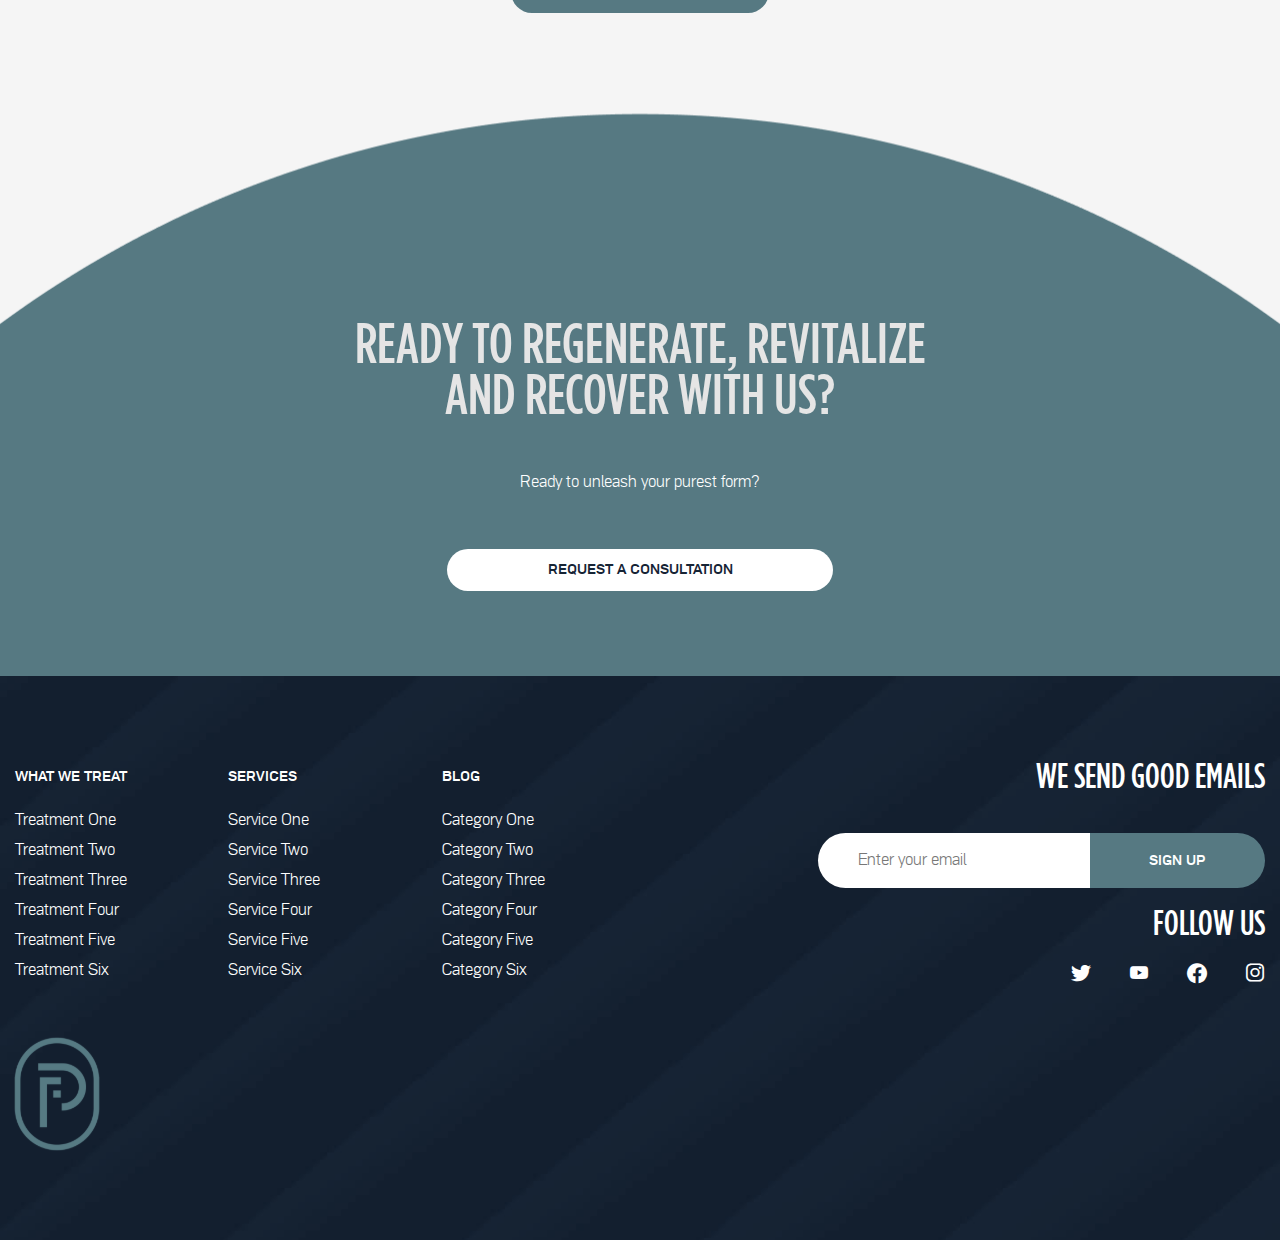
<file: _PurForm/blog-post.html>
<!DOCTYPE html>
<html lang="ru">

<head>

	<meta charset="utf-8">
	<!-- <base href="/"> -->

	<title>PurForm</title>
	<meta name="description" content="">

	<meta http-equiv="X-UA-Compatible" content="IE=edge">
	<meta name="viewport" content="width=device-width, initial-scale=1, maximum-scale=1">
	
	<!-- Template Basic Images Start -->
	<meta property="og:image" content="path/to/image.jpg">
	<link rel="apple-touch-icon" sizes="180x180" href="img/favicon/apple-touch-icon-180x180.png">
	<link rel="icon" href="img/favicon.ico">
	<!-- Template Basic Images End -->
	
	<!-- Custom Browsers Color Start -->
	<meta name="theme-color" content="#000">
	<!-- Custom Browsers Color End -->

	<link rel="stylesheet" href="css/main.min.css">
	<link rel="stylesheet" href="css/main.css">

</head>

<body>

	<!-- Custom HTML -->
	<div id="wrapper">
		<header id="header">
			<div class="top-bar">
				<div class="info flexbox">
					<p>THIS IS A PROMOTION! 75% OFF YOUR NEXT PACKAGE.</p>
					<ul>
						<li><a href="#">FOR PHYSICIANS</a></li>
						<li><a href="#">DIRECTIONS & LOCATION</a></li>
						<li><a href="#">415.777.7777</a></li>
					</ul>
				</div>
			</div>		
			<div class="header-main">
				<div class="header-info flexbox">
					<strong class="logo"><a href="#">PUR-FORM</a></strong>
					<div class="info flexbox">
						<nav id="nav">
							<a class="mob-btn" href="#"><span>меню</span></a>
							<ul class="nav-menu flexbox">
								<li class="menu-item"><a href="#">TREATMENTS</a></li>
								<li class="menu-item"><a href="#">CONDITIONS</a></li>
								<li class="menu-item"><a href="#">MEMBERSHIP</a></li>
								<li class="menu-item"><a href="#">ABOUT</a></li>
								<li class="menu-item"><a href="#">SHOP</a></li>
							</ul>
						</nav>
						<ul class="header-user-info flexbox">
							<li><a href="#" class="btn-basket">basket</a></li>
							<li><a class="signin" href="#">signin</a></li>
							<li>
								<div class="form-search">
									<a class="form-search-btn" href="#">search</a>
									<div class="search">
										<form action="#">
											<input type="search" name="search" aria-label="search" placeholder="">
											<button class="btn-search" type="submit">search</button>
										</form>
									</div>
								</div>
							</li>
						</ul>
						<div class="wrap-btn">
							<a href="#" class="btn">GET STARTED</a>
						</div>
					</div>
				</div>				
			</div>
		</header>
		<main id="main" role="main">
			<section class="promo-section complete">
				<div class="bg-promo">
					<img src="img/img-promo3.jpg" alt="image description">
				</div>
				<div class="holder holder-short">
					<div class="text color-white">
						<div class="top-title">CATEGORY</div>
						<h1>THIS IS A WONDERFUL</br> ARTICLE TITLE</h1>
						<p class="mobile">Dr. Joseph Purita, a pioneer in the use of Regenerative Cell and PRP therapy for orthopedic conditions, graduated from Georgetown University Medical School and served his surgical internship at the University of Florida Medical Center.</p>
					</div>
				</div>
			</section>
			<section class="blog-post-section">
				<div class="holder holder-short">
					<h2>THIS IS A HEADLINE</h2>
					<p class="no-mobile">Dr. Joseph Purita, a pioneer in the use of Regenerative Cell and PRP therapy for orthopedic conditions, graduated from Georgetown University Medical School and served his surgical internship at the University of Florida Medical Center.</p>
					<p>Following completion of his orthopedic surgery residency at University of Miami-Jackson Memorial Hospital, where he served as the Chief Administrative Resident, Dr. Purita joined the Boca Raton Orthopedic Group (BROG) in 1981.</p>
					<p>Dr. Purita is an instructor and proctor of surgeons in the use of lasers in arthroscopic and orthopedic surgery at a variety of area hospitals.</p>
					<p>Dr. Joseph Purita, a pioneer in the use of Regenerative Cell and PRP therapy for orthopedic conditions, graduated from Georgetown University Medical School and served his surgical internship at the University of Florida Medical Center.</p>
					<h3>ANOTHER HEADLINE STYLE</h3>
					<p>Dr. Joseph Purita, a pioneer in the use of Regenerative Cell and PRP therapy for orthopedic conditions, graduated from Georgetown University Medical School and served his surgical internship at the University of Florida Medical Center.</p>
					<p>Following completion of his orthopedic surgery residency at University of Miami-Jackson Memorial Hospital, where he served as the Chief Administrative Resident, Dr. Purita joined the Boca Raton Orthopedic Group (BROG) in 1981.</p>
					<p>Dr. Purita is an instructor and proctor of surgeons in the use of lasers in arthroscopic and orthopedic surgery at a variety of area hospitals.</p>
					<ul class="image-gallery flexbox">
						<li class="only"><img src="img/img-12.jpg" alt="image description"></li>
						<li><img src="img/img-13.jpg" alt="image description"></li>
						<li><img src="img/img-14.jpg" alt="image description"></li>
					</ul>
					<p>Dr. Joseph Purita, a pioneer in the use of Regenerative Cell and PRP therapy for orthopedic conditions, graduated from Georgetown University Medical School and served his surgical internship at the University of Florida Medical Center.</p>
					<p>Following completion of his orthopedic surgery residency at University of Miami-Jackson Memorial Hospital, where he served as the Chief Administrative Resident, Dr. Purita joined the Boca Raton Orthopedic Group (BROG) in 1981.</p>
					<p>Dr. Purita is an instructor and proctor of surgeons in the use of lasers in arthroscopic and orthopedic surgery at a variety of area hospitals.</p>
					<p>Dr. Joseph Purita, a pioneer in the use of Regenerative Cell and PRP therapy for orthopedic conditions, graduated from Georgetown University Medical School and served his surgical internship at the University of Florida Medical Center.</p>
					<p>Following completion of his orthopedic surgery residency at University of Miami-Jackson Memorial Hospital, where he served as the Chief Administrative Resident, Dr. Purita joined the Boca Raton Orthopedic Group (BROG) in 1981.</p>
					<div class="view-more">
						<a href="#" class="btn">GET STARTED</a>
					</div>
					<div class="post-author flexbox">
						<div class="photo"><img src="img/img-15.jpg" alt="image description"></div>
						<span class="name">DR. JOSEPH PURITA M.D.</span>
					</div>
				</div>
			</section>
			<section class="news-section category bg-gray">
				<div class="holder">
					<strong class="top-title">FROM THE BLOG</strong>
					<h2>FACTS ARE POWER</h2>
					<ul class="news-list flexbox">
						<li>
							<a href="#" class="news-box">
								<div class="wrap-img">
									<img src="img/new-1.jpg" alt="image description">
								</div>
								<div class="news-text">
									<strong class="title">CATEGORY</strong>
									<strong class="short-title">THIS IS A SHORT TITLE</strong>
								</div>										
							</a>
						</li>
						<li>
							<a href="#" class="news-box">
								<div class="wrap-img">
									<img src="img/new-2.jpg" alt="image description">
								</div>
								<div class="news-text">
									<strong class="title">CATEGORY</strong>
									<strong class="short-title">THIS IS A THREE LINE ARTICLE</br> TITLE THAT GOES THREE LINES</br> TITLE THAT GOES THREE LINES</strong>
								</div>										
							</a>
						</li>
						<li>
							<a href="#" class="news-box">
								<div class="wrap-img">
									<img src="img/new-3.jpg" alt="image description">
								</div>
								<div class="news-text">
									<strong class="title">CATEGORY</strong>
									<strong class="short-title">THIS IS A SHORT TITLE</strong>
								</div>										
							</a>
						</li>
					</ul>
					<div class="view-more">
						<a href="#" class="btn">VIEW MORE ARTICLES</a>
					</div>
				</div>
			</section>
			<section class="consultation-section bg-gray">
				<div class="holder">
					<h2>Ready to regenerate, revitalize and recover with us?</h2>
					<p>Ready to unleash your purest form?</p>
					<a href="#" class="btn">REQUEST A CONSULTATION</a>
				</div>
			</section>
		</main>
		<footer id="footer">
			<div class="holder">
				<div class="footer-sections flexbox">
					<section>
						<h3>WHAT WE TREAT</h3>
						<ul>
							<li><a href="#">Treatment One</a></li>
							<li><a href="#">Treatment Two</a></li>
							<li><a href="#">Treatment Three</a></li>
							<li><a href="#">Treatment Four</a></li>
							<li><a href="#">Treatment Five</a></li>
							<li><a href="#">Treatment Six</a></li>
						</ul>
					</section>
					<section>
						<h3>SERVICES</h3>
						<ul>
							<li><a href="#">Service One</a></li>
							<li><a href="#">Service Two</a></li>
							<li><a href="#">Service Three</a></li>
							<li><a href="#">Service Four</a></li>
							<li><a href="#">Service Five</a></li>
							<li><a href="#">Service Six</a></li>
						</ul>
					</section>
					<section>
						<h3>BLOG</h3>
						<ul>
							<li><a href="#">Category One</a></li>
							<li><a href="#">Category Two</a></li>
							<li><a href="#">Category Three</a></li>
							<li><a href="#">Category Four</a></li>
							<li><a href="#">Category Five</a></li>
							<li><a href="#">Category Six</a></li>
						</ul>
					</section>
					<section class="contacts-info-section">
						<h3>WE SEND GOOD EMAILS</h3>
						<div class="user-form">
							<form action="#" method="post" id="sendform" enctype="multipart/form-data">
								<div class="wrap-email flexbox">
									<input class="email" type="email" name="email" placeholder="Enter your email">
									<button class="btn" type="submit" value="SIGN UP" name="sendMail">SIGN UP</button>
								</div>
							</form>
						</div>
						<h3>FOLLOW US</h3>
						<ul class="social-networks flexbox">
							<li><a class="icon-twitter" href="#" target="_blank">twitter</a></li>
							<li><a class="icon-youtube" href="#" target="_blank">youtube</a></li>
							<li><a class="icon-facebook" href="#" target="_blank">facebook</a></li>
							<li><a class="icon-instagram" href="#" target="_blank">instagram</a></li>
						</ul>
					</section>
					<section class="logo-section">
						<strong class="logo"><a href="/">PUR-FORM</a></strong>
					</section>
				</div>
			</div>
		</footer>
	</div>
	<script src="js/scripts.min.js"></script>
	<script src="js/slick.js"></script>
</body>
</html>
</file>
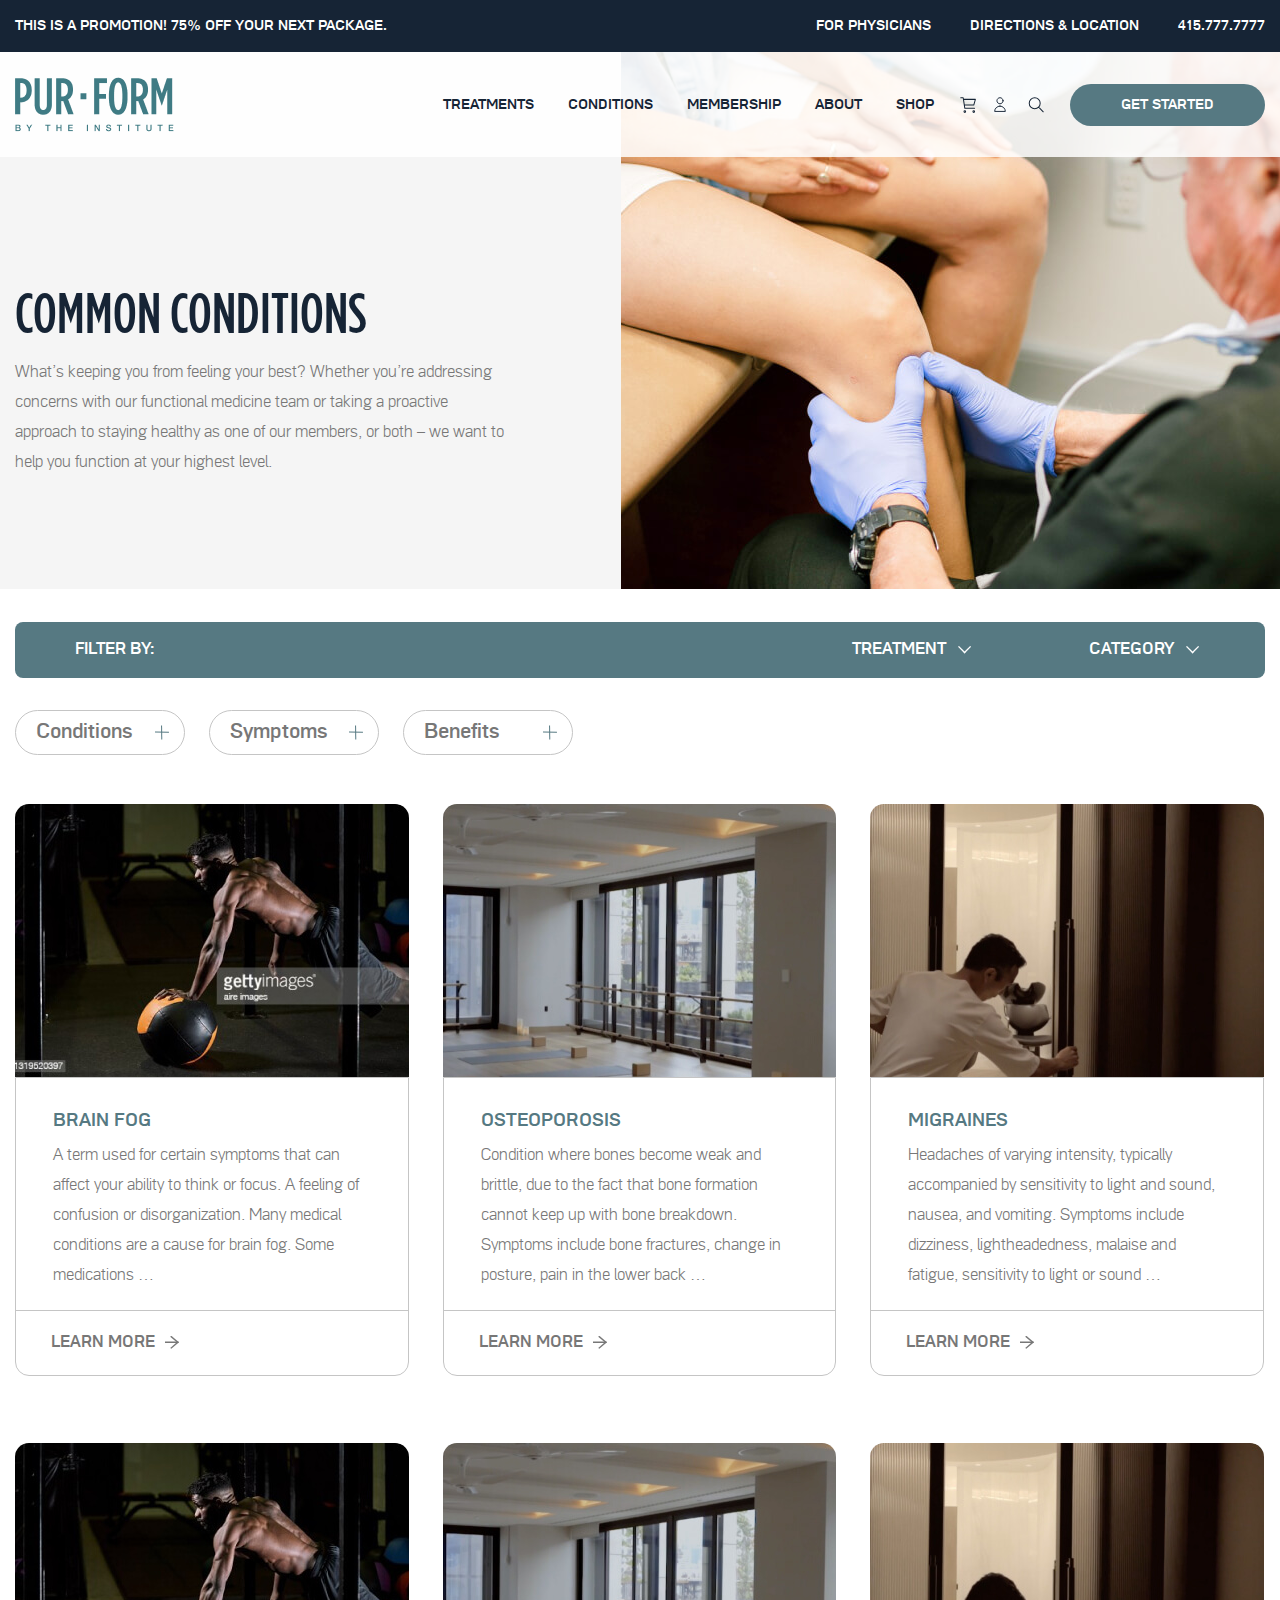
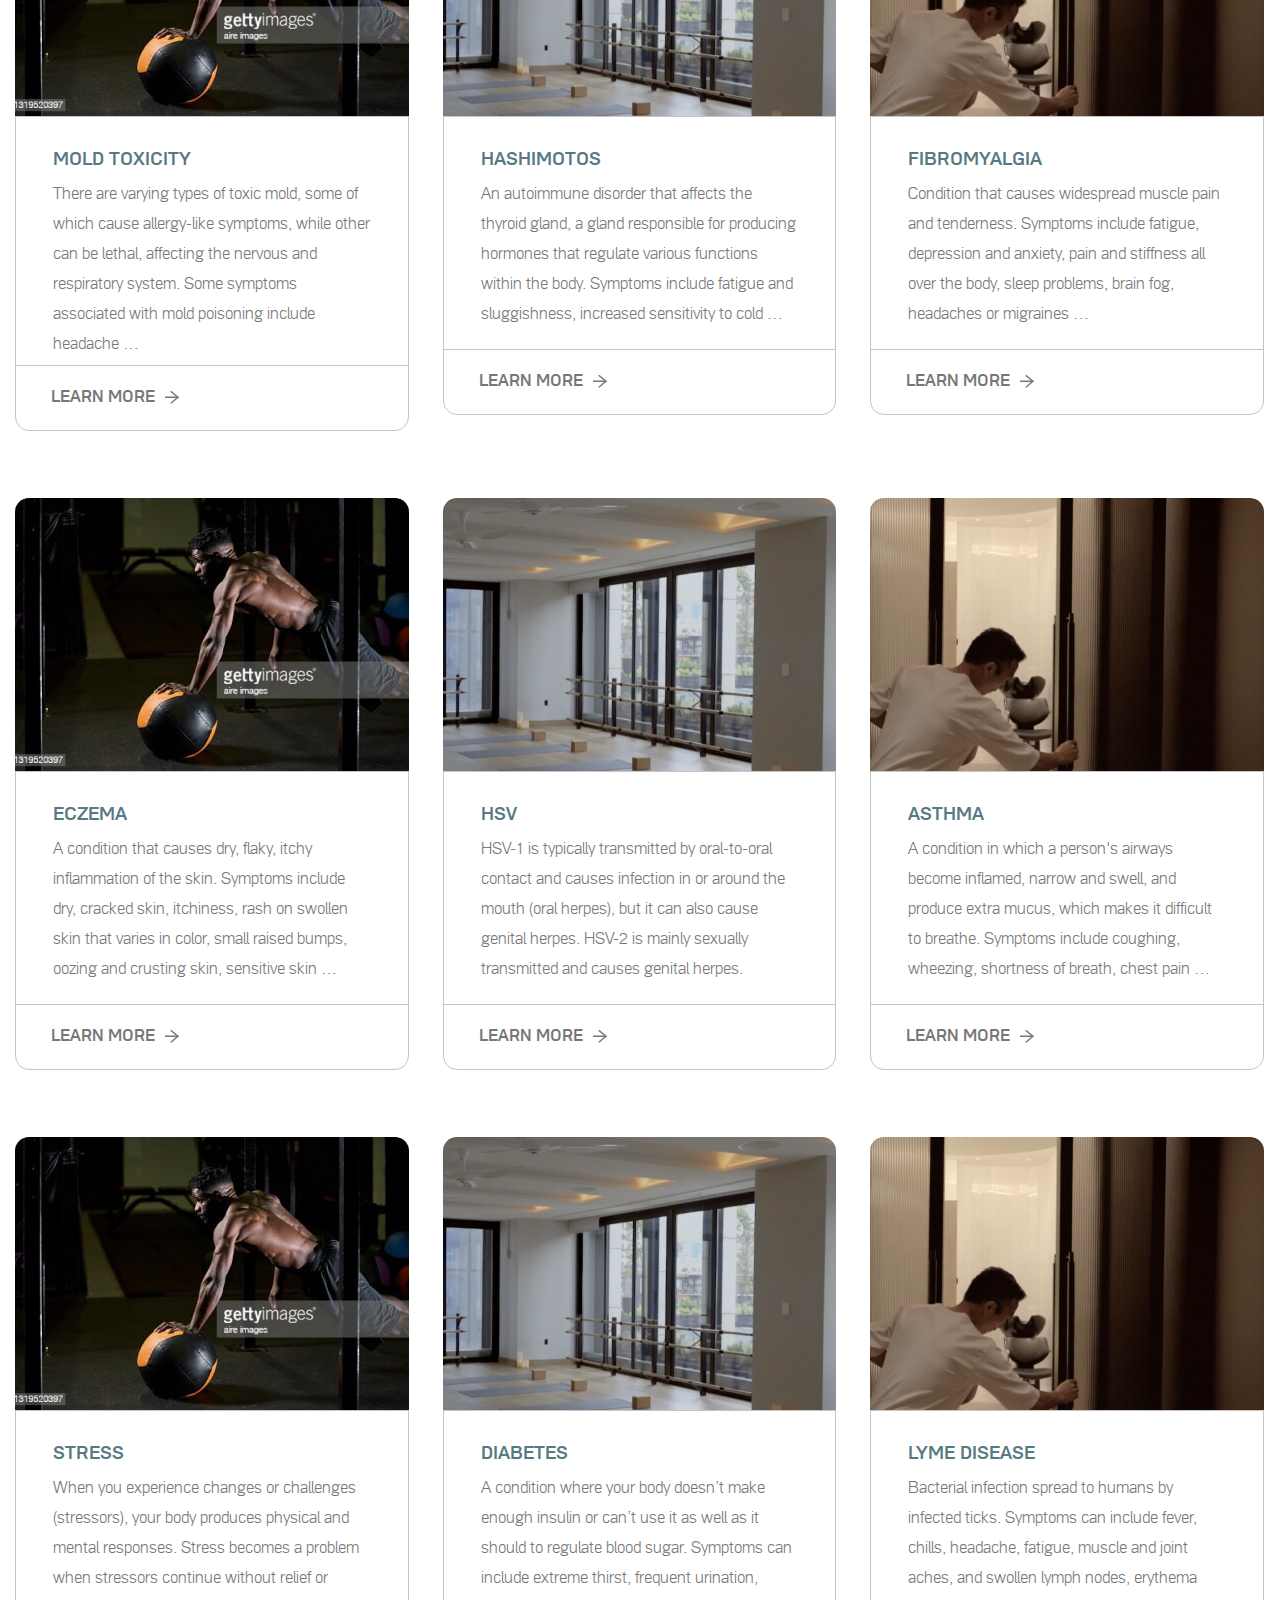
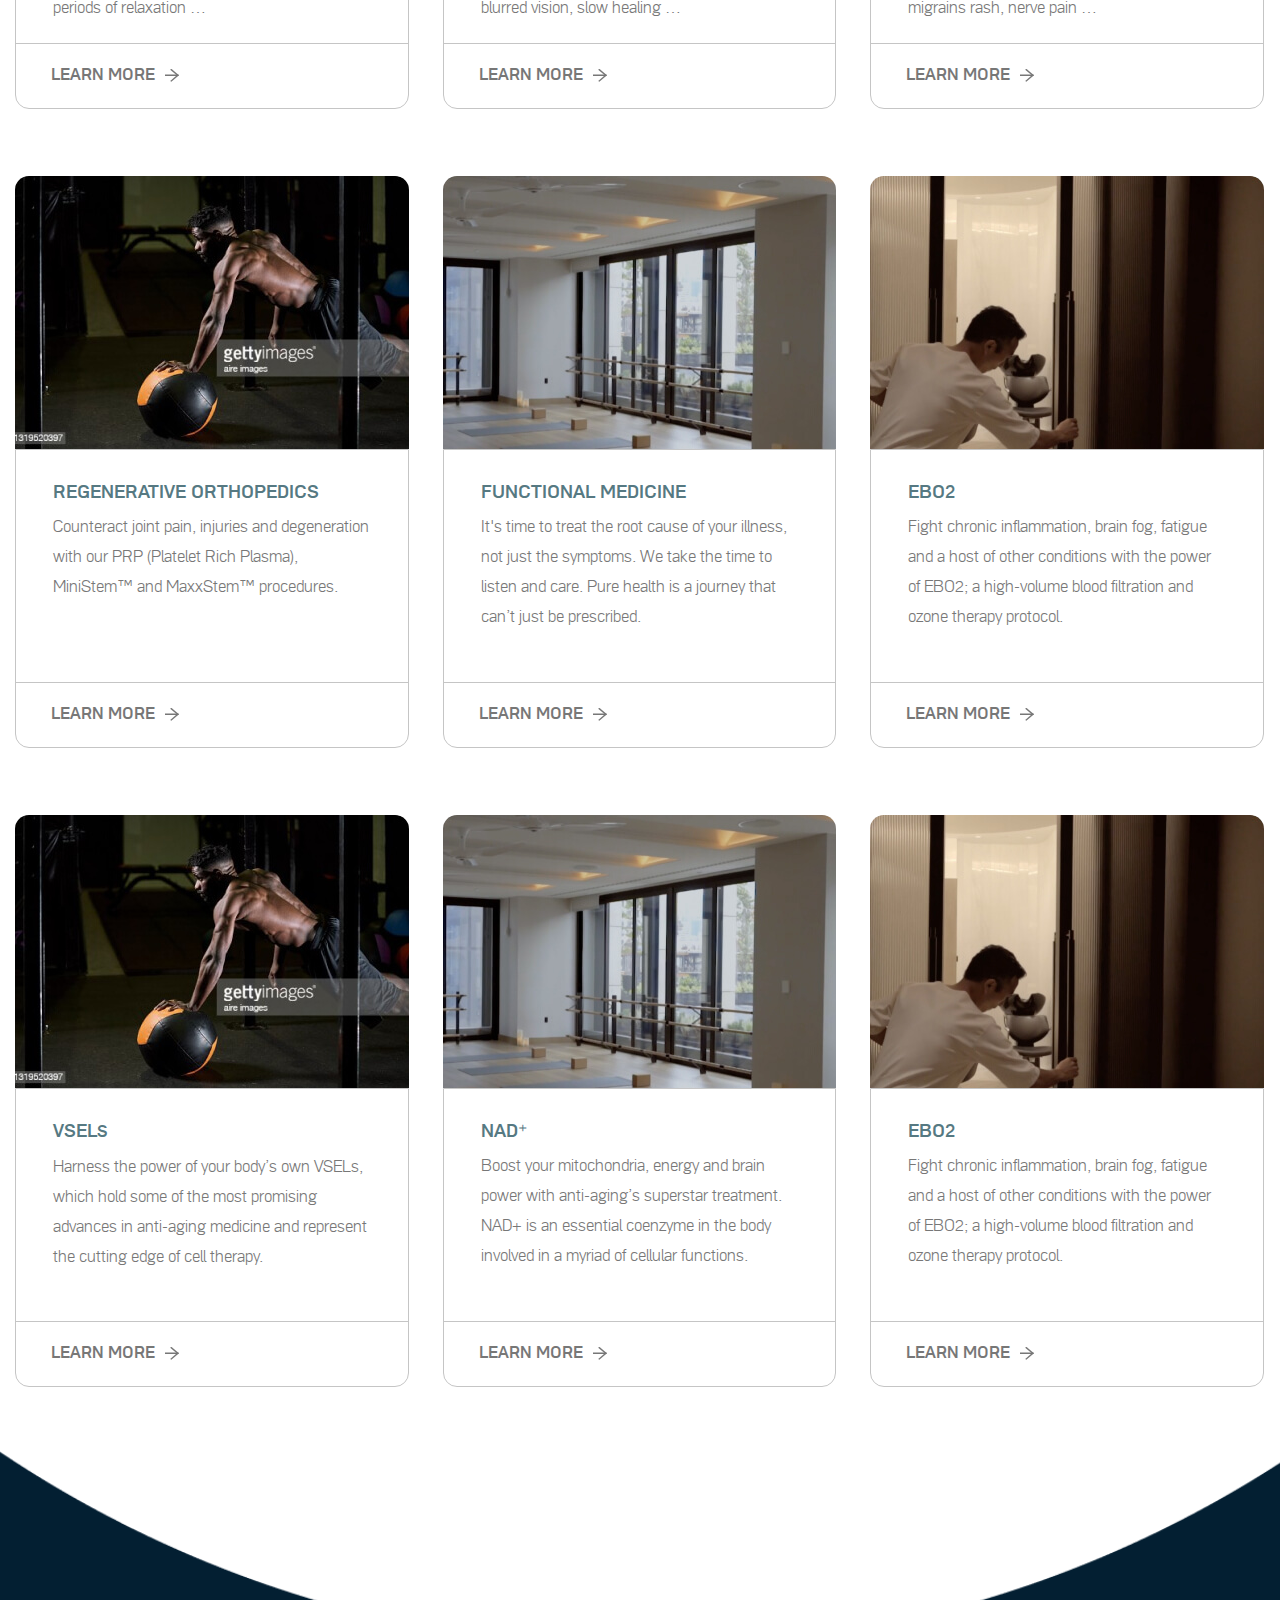
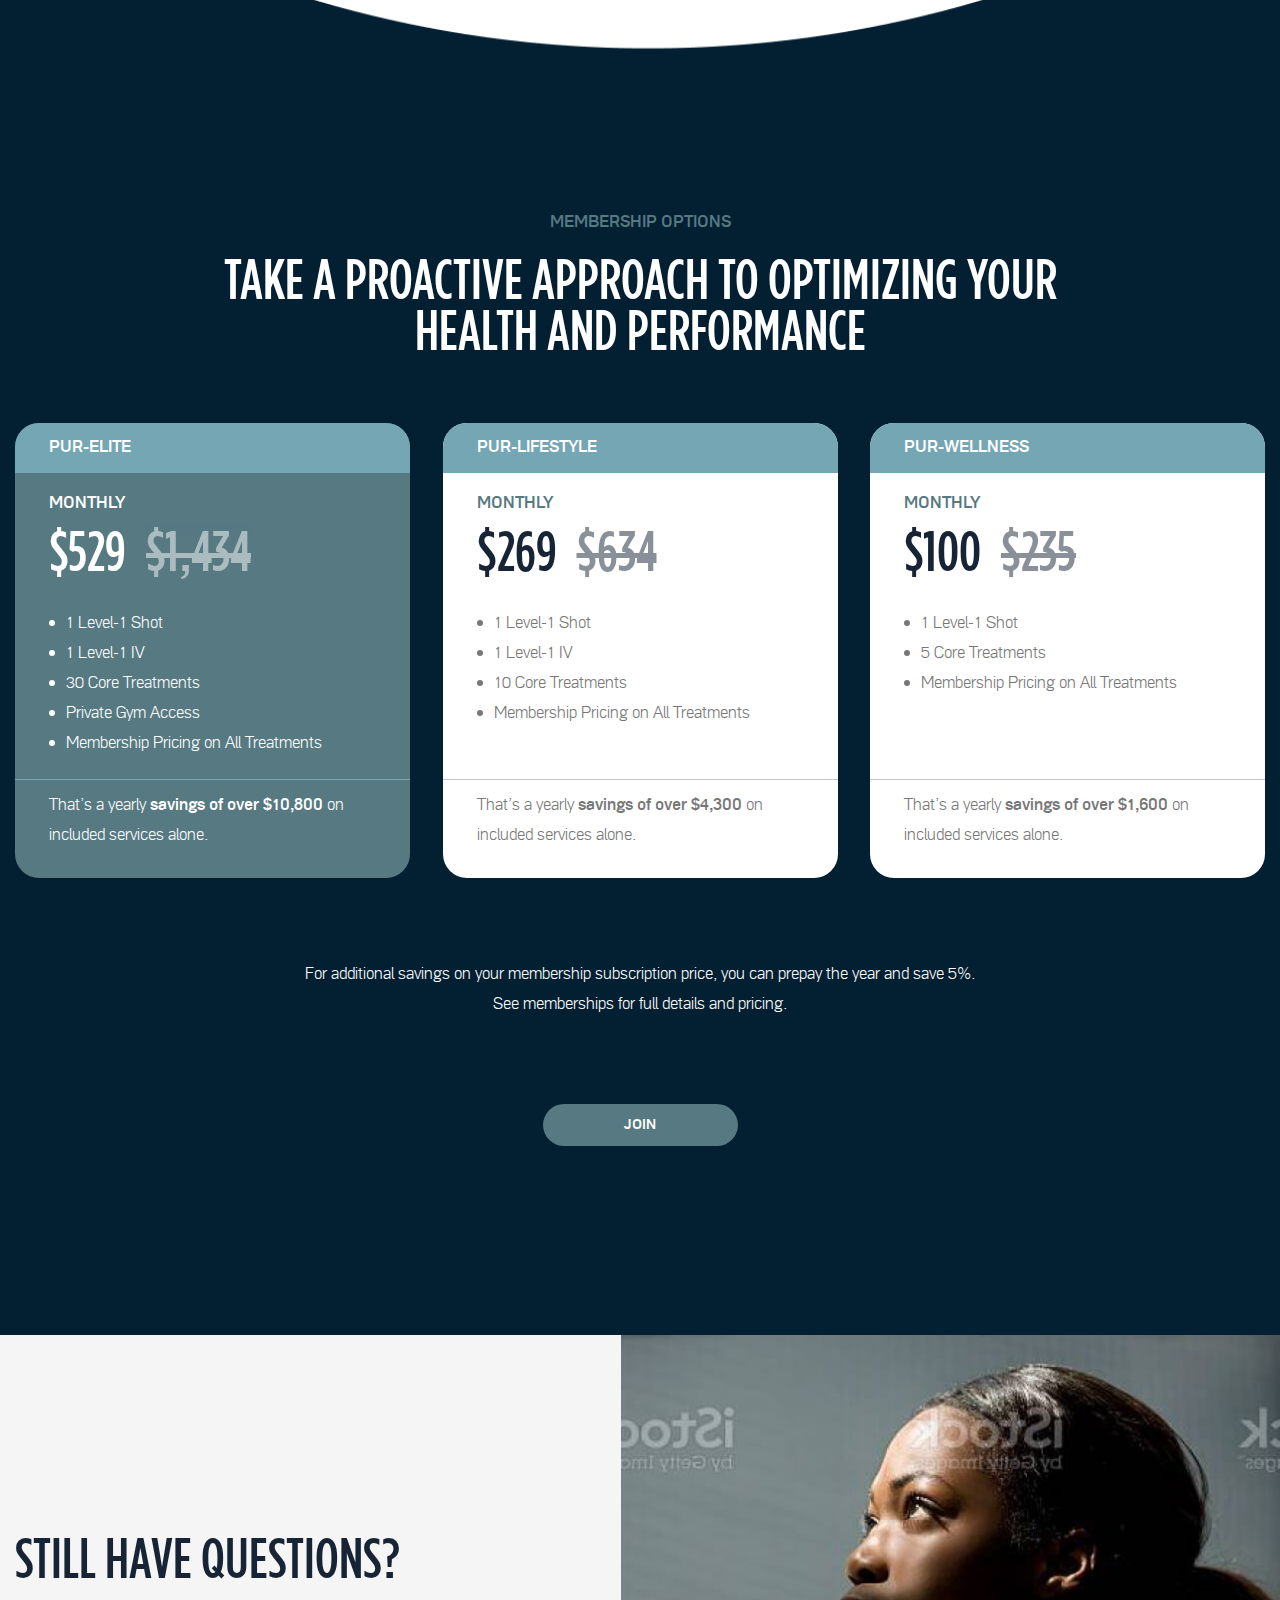
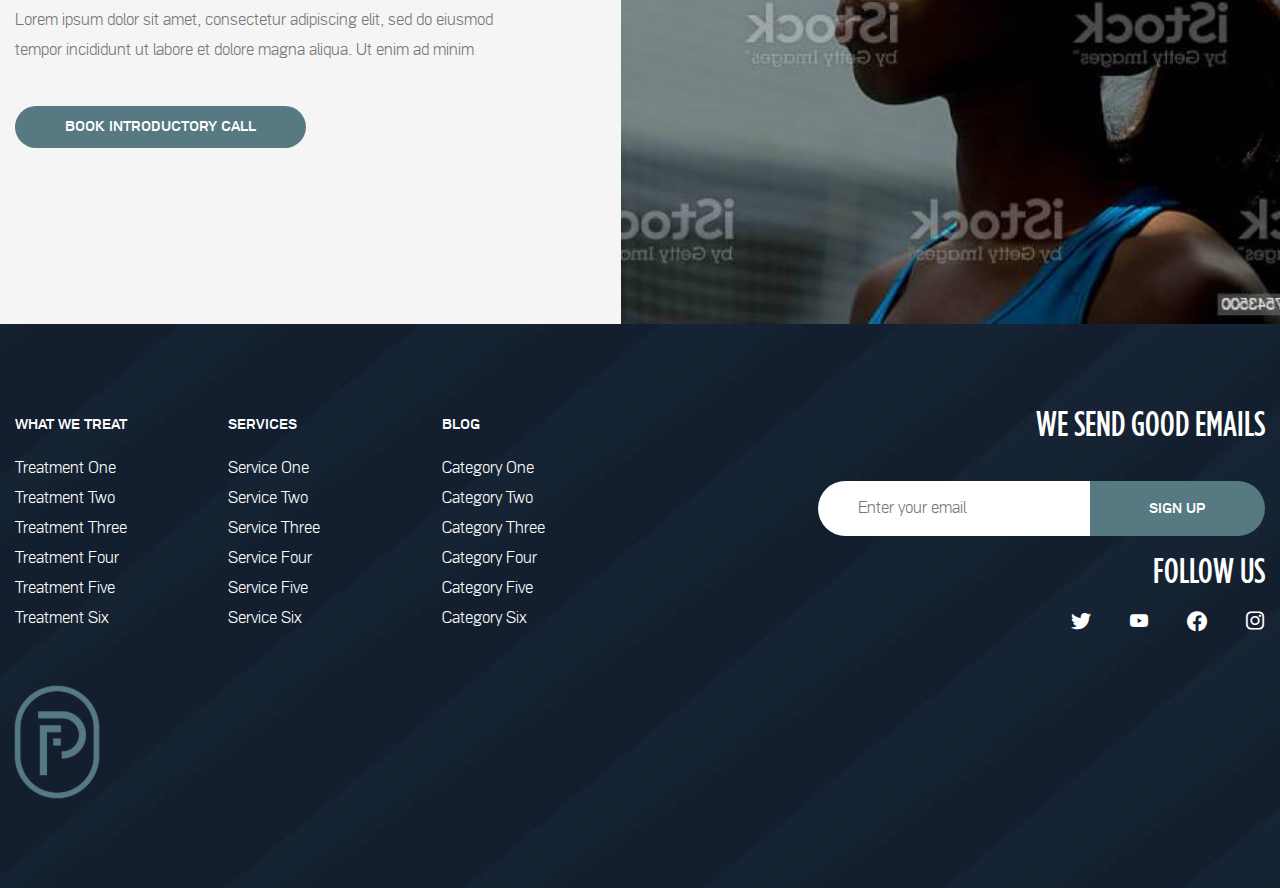
<file: _PurForm/conditions-all.html>
<!DOCTYPE html>
<html lang="ru">

<head>

	<meta charset="utf-8">
	<!-- <base href="/"> -->

	<title>PurForm</title>
	<meta name="description" content="">

	<meta http-equiv="X-UA-Compatible" content="IE=edge">
	<meta name="viewport" content="width=device-width, initial-scale=1, maximum-scale=1">
	
	<!-- Template Basic Images Start -->
	<meta property="og:image" content="path/to/image.jpg">
	<link rel="apple-touch-icon" sizes="180x180" href="img/favicon/apple-touch-icon-180x180.png">
	<link rel="icon" href="img/favicon.ico">
	<!-- Template Basic Images End -->
	
	<!-- Custom Browsers Color Start -->
	<meta name="theme-color" content="#000">
	<!-- Custom Browsers Color End -->

	<link rel="stylesheet" href="css/main.min.css">
	<link rel="stylesheet" href="css/main.css">

</head>

<body>

	<!-- Custom HTML -->
	<div id="wrapper">
		<header id="header">
			<div class="top-bar">
				<div class="info flexbox">
					<p>THIS IS A PROMOTION! 75% OFF YOUR NEXT PACKAGE.</p>
					<ul>
						<li><a href="#">FOR PHYSICIANS</a></li>
						<li><a href="#">DIRECTIONS & LOCATION</a></li>
						<li><a href="#">415.777.7777</a></li>
					</ul>
				</div>
			</div>		
			<div class="header-main">
				<div class="header-info flexbox">
					<strong class="logo"><a href="#">PUR-FORM</a></strong>
					<div class="info flexbox">
						<nav id="nav">
							<a class="mob-btn" href="#"><span>меню</span></a>
							<ul class="nav-menu flexbox">
								<li class="menu-item"><a href="#">TREATMENTS</a></li>
								<li class="menu-item"><a href="#">CONDITIONS</a></li>
								<li class="menu-item"><a href="#">MEMBERSHIP</a></li>
								<li class="menu-item"><a href="#">ABOUT</a></li>
								<li class="menu-item"><a href="#">SHOP</a></li>
							</ul>
						</nav>
						<ul class="header-user-info flexbox">
							<li><a href="#" class="btn-basket">basket</a></li>
							<li><a class="signin" href="#">signin</a></li>
							<li>
								<div class="form-search">
									<a class="form-search-btn" href="#">search</a>
									<div class="search">
										<form action="#">
											<input type="search" name="search" aria-label="search" placeholder="">
											<button class="btn-search" type="submit">search</button>
										</form>
									</div>
								</div>
							</li>
						</ul>
						<div class="wrap-btn">
							<a href="#" class="btn">GET STARTED</a>
						</div>
					</div>
				</div>				
			</div>
		</header>
		<main id="main" role="main">
			<section class="promo-section">
				<div class="bg-promo">
					<img src="img/img-6.jpg" alt="image description">
				</div>
				<div class="holder">
					<div class="text">
						<h1>Common Conditions</h1>
						<p>What’s keeping you from feeling your best? Whether you’re addressing concerns with our functional medicine team or taking a proactive approach to staying healthy as one of our members, or both – we want to help you function at your highest level.</p>
					</div>
				</div>
			</section>
			<section class="news-section filter">
				<div class="holder">
					<div class="tabset-catalog">
						<div class="type-catalog flexbox">
							<div class="type-catalog-text">FILTER BY:</div>
							<ul class="tab-control-catalog">
								<li class="active"><a class="type-tile" href="#">TREATMENT</a></li>
								<li><a class="type-list" href="#">CATEGORY</a></li>
							</ul>
						</div>
						<div class="tab-body">
							<div class="tab active">
								<ul class="catalog-services-list">
									<li><a href="#">Conditions <span class="icon-clouse">x</span></a></li>
									<li><a href="#">Symptoms <span class="icon-clouse">x</span></a></li>
									<li><a href="#">Benefits <span class="icon-clouse">x</span></a></li>
								</ul>
							</div>
							<div class="tab">
								<ul class="catalog-services-list">
									<li><a href="#">Treatments <span class="icon-clouse">x</span></a></li>
									<li><a href="#">Conditions <span class="icon-clouse">x</span></a></li>
									<li><a href="#">Symptoms <span class="icon-clouse">x</span></a></li>
									<li><a href="#">Benefits <span class="icon-clouse">x</span></a></li>
								</ul>
							</div>
						</div>
					</div>
					<ul class="news-list flexbox">
						<li>
							<a href="#" class="news-box">
								<div class="wrap-img">
									<img src="img/new-1.jpg" alt="image description">
								</div>
								<div class="news-text">
									<strong class="title">Brain Fog</strong>
									<p>A term used for certain symptoms that can affect your ability to think or focus. A feeling of confusion or disorganization. Many medical conditions are a cause for brain fog. Some medications …</p>
									<div class="btn-more">
										<span class="more">LEARN MORE</span>
									</div>
								</div>										
							</a>
						</li>
						<li>
							<a href="#" class="news-box">
								<div class="wrap-img">
									<img src="img/new-2.jpg" alt="image description">
								</div>
								<div class="news-text">
									<strong class="title">Osteoporosis</strong>
									<p>Condition where bones become weak and brittle, due to the fact that bone formation cannot keep up with bone breakdown. Symptoms include bone fractures, change in posture, pain in the lower back …</p>
									<div class="btn-more">
										<span class="more">LEARN MORE</span>
									</div>
								</div>										
							</a>
						</li>
						<li>
							<a href="#" class="news-box">
								<div class="wrap-img">
									<img src="img/new-3.jpg" alt="image description">
								</div>
								<div class="news-text">
									<strong class="title">Migraines</strong>
									<p>Headaches of varying intensity, typically accompanied by sensitivity to light and sound, nausea, and vomiting. Symptoms include dizziness, lightheadedness, malaise and fatigue, sensitivity to light or sound …</p>
									<div class="btn-more">
										<span class="more">LEARN MORE</span>
									</div>
								</div>										
							</a>
						</li>
						<li>
							<a href="#" class="news-box">
								<div class="wrap-img">
									<img src="img/new-1.jpg" alt="image description">
								</div>
								<div class="news-text">
									<strong class="title">Mold Toxicity</strong>
									<p>There are varying types of toxic mold, some of which cause allergy-like symptoms, while other can be lethal, affecting the nervous and respiratory system. Some symptoms associated with mold poisoning include headache …</p>
									<div class="btn-more">
										<span class="more">LEARN MORE</span>
									</div>
								</div>										
							</a>
						</li>
						<li>
							<a href="#" class="news-box">
								<div class="wrap-img">
									<img src="img/new-2.jpg" alt="image description">
								</div>
								<div class="news-text">
									<strong class="title">Hashimotos</strong>
									<p>An autoimmune disorder that affects the thyroid gland, a gland responsible for producing hormones that regulate various functions within the body. Symptoms include fatigue and sluggishness, increased sensitivity to cold …</p>
									<div class="btn-more">
										<span class="more">LEARN MORE</span>
									</div>
								</div>										
							</a>
						</li>
						<li>
							<a href="#" class="news-box">
								<div class="wrap-img">
									<img src="img/new-3.jpg" alt="image description">
								</div>
								<div class="news-text">
									<strong class="title">Fibromyalgia</strong>
									<p>Condition that causes widespread muscle pain and tenderness. Symptoms include fatigue, depression and anxiety, pain and stiffness all over the body, sleep problems, brain fog, headaches or migraines …</p>
									<div class="btn-more">
										<span class="more">LEARN MORE</span>
									</div>
								</div>										
							</a>
						</li>
						<li>
							<a href="#" class="news-box">
								<div class="wrap-img">
									<img src="img/new-1.jpg" alt="image description">
								</div>
								<div class="news-text">
									<strong class="title">Eczema</strong>
									<p>A condition that causes dry, flaky, itchy inflammation of the skin. Symptoms include dry, cracked skin, itchiness, rash on swollen skin that varies in color, small raised bumps, oozing and crusting skin, sensitive skin …</p>
									<div class="btn-more">
										<span class="more">LEARN MORE</span>
									</div>
								</div>										
							</a>
						</li>
						<li>
							<a href="#" class="news-box">
								<div class="wrap-img">
									<img src="img/new-2.jpg" alt="image description">
								</div>
								<div class="news-text">
									<strong class="title">HSV</strong>
									<p>HSV-1 is typically transmitted by oral-to-oral contact and causes infection in or around the mouth (oral herpes), but it can also cause genital herpes. HSV-2 is mainly sexually transmitted and causes genital herpes.</p>
									<div class="btn-more">
										<span class="more">LEARN MORE</span>
									</div>
								</div>										
							</a>
						</li>
						<li>
							<a href="#" class="news-box">
								<div class="wrap-img">
									<img src="img/new-3.jpg" alt="image description">
								</div>
								<div class="news-text">
									<strong class="title">Asthma</strong>
									<p>A condition in which a person's airways become inflamed, narrow and swell, and produce extra mucus, which makes it difficult to breathe. Symptoms include coughing, wheezing, shortness of breath, chest pain …</p>
									<div class="btn-more">
										<span class="more">LEARN MORE</span>
									</div>
								</div>										
							</a>
						</li>
						<li>
							<a href="#" class="news-box">
								<div class="wrap-img">
									<img src="img/new-1.jpg" alt="image description">
								</div>
								<div class="news-text">
									<strong class="title">Stress</strong>
									<p>When you experience changes or challenges (stressors), your body produces physical and mental responses. Stress becomes a problem when stressors continue without relief or periods of relaxation …</p>
									<div class="btn-more">
										<span class="more">LEARN MORE</span>
									</div>
								</div>										
							</a>
						</li>
						<li>
							<a href="#" class="news-box">
								<div class="wrap-img">
									<img src="img/new-2.jpg" alt="image description">
								</div>
								<div class="news-text">
									<strong class="title">Diabetes</strong>
									<p>A condition where your body doesn’t make enough insulin or can’t use it as well as it should to regulate blood sugar. Symptoms can include extreme thirst, frequent urination, blurred vision, slow healing …</p>
									<div class="btn-more">
										<span class="more">LEARN MORE</span>
									</div>
								</div>										
							</a>
						</li>
						<li>
							<a href="#" class="news-box">
								<div class="wrap-img">
									<img src="img/new-3.jpg" alt="image description">
								</div>
								<div class="news-text">
									<strong class="title">Lyme disease</strong>
									<p>Bacterial infection spread to humans by infected ticks. Symptoms can include fever, chills, headache, fatigue, muscle and joint aches, and swollen lymph nodes, erythema migrains rash, nerve pain …</p>
									<div class="btn-more">
										<span class="more">LEARN MORE</span>
									</div>
								</div>										
							</a>
						</li>
						<li>
							<a href="#" class="news-box">
								<div class="wrap-img">
									<img src="img/new-1.jpg" alt="image description">
								</div>
								<div class="news-text">
									<strong class="title">Regenerative Orthopedics</strong>
									<p>Counteract joint pain, injuries and degeneration with our PRP (Platelet Rich Plasma), MiniStem™ and MaxxStem™ procedures.</p>
									<div class="btn-more">
										<span class="more">LEARN MORE</span>
									</div>
								</div>										
							</a>
						</li>
						<li>
							<a href="#" class="news-box">
								<div class="wrap-img">
									<img src="img/new-2.jpg" alt="image description">
								</div>
								<div class="news-text">
									<strong class="title">Functional Medicine</strong>
									<p>It's time to treat the root cause of your illness, not just the symptoms. We take the time to listen and care. Pure health is a journey that can’t just be prescribed.</p>
									<div class="btn-more">
										<span class="more">LEARN MORE</span>
									</div>
								</div>										
							</a>
						</li>
						<li>
							<a href="#" class="news-box">
								<div class="wrap-img">
									<img src="img/new-3.jpg" alt="image description">
								</div>
								<div class="news-text">
									<strong class="title">EBO2</strong>
									<p>Fight chronic inflammation, brain fog, fatigue and a host of other conditions with the power of EBO2; a high-volume blood filtration and ozone therapy protocol.</p>
									<div class="btn-more">
										<span class="more">LEARN MORE</span>
									</div>
								</div>										
							</a>
						</li>
						<li>
							<a href="#" class="news-box">
								<div class="wrap-img">
									<img src="img/new-1.jpg" alt="image description">
								</div>
								<div class="news-text">
									<strong class="title">VSEL<small>s</small></strong>
									<p>Harness the power of your body’s own VSELs, which hold some of the most promising advances in anti-aging medicine and represent the cutting edge of cell therapy.</p>
									<div class="btn-more">
										<span class="more">LEARN MORE</span>
									</div>
								</div>										
							</a>
						</li>
						<li>
							<a href="#" class="news-box">
								<div class="wrap-img">
									<img src="img/new-2.jpg" alt="image description">
								</div>
								<div class="news-text">
									<strong class="title">NAD⁺</strong>
									<p>Boost your mitochondria, energy and brain power with anti-aging’s superstar treatment. NAD+ is an essential coenzyme in the body involved in a myriad of cellular functions.</p>
									<div class="btn-more">
										<span class="more">LEARN MORE</span>
									</div>
								</div>										
							</a>
						</li>
						<li>
							<a href="#" class="news-box">
								<div class="wrap-img">
									<img src="img/new-3.jpg" alt="image description">
								</div>
								<div class="news-text">
									<strong class="title">EBO2</strong>
									<p>Fight chronic inflammation, brain fog, fatigue and a host of other conditions with the power of EBO2; a high-volume blood filtration and ozone therapy protocol.</p>
									<div class="btn-more">
										<span class="more">LEARN MORE</span>
									</div>
								</div>										
							</a>
						</li>
					</ul>
				</div>
			</section>
			<section class="services-price-section">
				<div class="holder">
					<strong class="top-title">MEMBERSHIP OPTIONS</strong>
					<h2>Take a proactive approach to optimizing your health and performance</h2>
					<div class="services-price flexbox">
						<a class="box dark" href="#">
							<div class="box-top">
								<strong class="title">pur-ELITE</strong>
							</div>
							<div class="box-content">
								<strong class="title">MONTHLY</strong>
								<div class="price">
									<div class="new">$529</div>
									<div class="old">$1,434</div>
								</div>
								<ul class="list-mark">
									<li>1 Level-1 Shot</li>
									<li>1 Level-1 IV</li>
									<li>30 Core Treatments</li>
									<li>Private Gym Access</li>
									<li>Membership Pricing on All Treatments</li>
								</ul>
							</div>
							<div class="box-bottom">
								<p>That’s a yearly <b>savings of over $10,800</b> on included services alone.</p>
							</div>
						</a>
						<a class="box" href="#">
							<div class="box-top">
								<strong class="title">PUR-LIFESTYLE</strong>
							</div>
							<div class="box-content">
								<strong class="title">MONTHLY</strong>
								<div class="price">
									<div class="new">$269</div>
									<div class="old">$634</div>
								</div>
								<ul class="list-mark">
									<li>1 Level-1 Shot</li>
									<li>1 Level-1 IV</li>
									<li>10 Core Treatments</li>
									<li>Membership Pricing on All Treatments</li>
								</ul>
							</div>
							<div class="box-bottom">
								<p>That’s a yearly <b>savings of over $4,300</b> on included services alone.</p>
							</div>
						</a>
						<a class="box" href="#">
							<div class="box-top">
								<strong class="title">PUR-WELLNESS</strong>
							</div>
							<div class="box-content">
								<strong class="title">MONTHLY</strong>
								<div class="price">
									<div class="new">$100</div>
									<div class="old">$235</div>
								</div>
								<ul class="list-mark">
									<li>1 Level-1 Shot</li>
									<li>5 Core Treatments</li>
									<li>Membership Pricing on All Treatments</li>
								</ul>
							</div>
							<div class="box-bottom">
								<p>That’s a yearly <b>savings of over $1,600</b> on included services alone.</p>
							</div>
						</a>
					</div>
					<div class="content-text">
						<p>For additional savings on your membership subscription price, you can prepay the year and save 5%. See memberships for full details and pricing.</p>
						<a href="#" class="btn">JOIN</a>
					</div>
				</div>
			</section>
			<section class="promo-section last">
				<div class="bg-promo">
					<img src="img/img-2.jpg" alt="image description">
				</div>
				<div class="holder">
					<div class="text">
						<h2>STILL HAVE QUESTIONS?</h2>
						<p>Lorem ipsum dolor sit amet, consectetur adipiscing elit, sed do eiusmod tempor incididunt ut labore et dolore magna aliqua. Ut enim ad minim</p>
						<a href="#" class="btn">BOOK INTRODUCTORY CALL</a>
					</div>
				</div>
			</section>
		</main>
		<footer id="footer">
			<div class="holder">
				<div class="footer-sections flexbox">
					<section>
						<h3>WHAT WE TREAT</h3>
						<ul>
							<li><a href="#">Treatment One</a></li>
							<li><a href="#">Treatment Two</a></li>
							<li><a href="#">Treatment Three</a></li>
							<li><a href="#">Treatment Four</a></li>
							<li><a href="#">Treatment Five</a></li>
							<li><a href="#">Treatment Six</a></li>
						</ul>
					</section>
					<section>
						<h3>SERVICES</h3>
						<ul>
							<li><a href="#">Service One</a></li>
							<li><a href="#">Service Two</a></li>
							<li><a href="#">Service Three</a></li>
							<li><a href="#">Service Four</a></li>
							<li><a href="#">Service Five</a></li>
							<li><a href="#">Service Six</a></li>
						</ul>
					</section>
					<section>
						<h3>BLOG</h3>
						<ul>
							<li><a href="#">Category One</a></li>
							<li><a href="#">Category Two</a></li>
							<li><a href="#">Category Three</a></li>
							<li><a href="#">Category Four</a></li>
							<li><a href="#">Category Five</a></li>
							<li><a href="#">Category Six</a></li>
						</ul>
					</section>
					<section class="contacts-info-section">
						<h3>WE SEND GOOD EMAILS</h3>
						<div class="user-form">
							<form action="#" method="post" id="sendform" enctype="multipart/form-data">
								<div class="wrap-email flexbox">
									<input class="email" type="email" name="email" placeholder="Enter your email">
									<button class="btn" type="submit" value="SIGN UP" name="sendMail">SIGN UP</button>
								</div>
							</form>
						</div>
						<h3>FOLLOW US</h3>
						<ul class="social-networks flexbox">
							<li><a class="icon-twitter" href="#" target="_blank">twitter</a></li>
							<li><a class="icon-youtube" href="#" target="_blank">youtube</a></li>
							<li><a class="icon-facebook" href="#" target="_blank">facebook</a></li>
							<li><a class="icon-instagram" href="#" target="_blank">instagram</a></li>
						</ul>
					</section>
					<section class="logo-section">
						<strong class="logo"><a href="/">PUR-FORM</a></strong>
					</section>
				</div>
			</div>
		</footer>
	</div>
	<script src="js/scripts.min.js"></script>
	<script src="js/slick.js"></script>
</body>
</html>
</file>
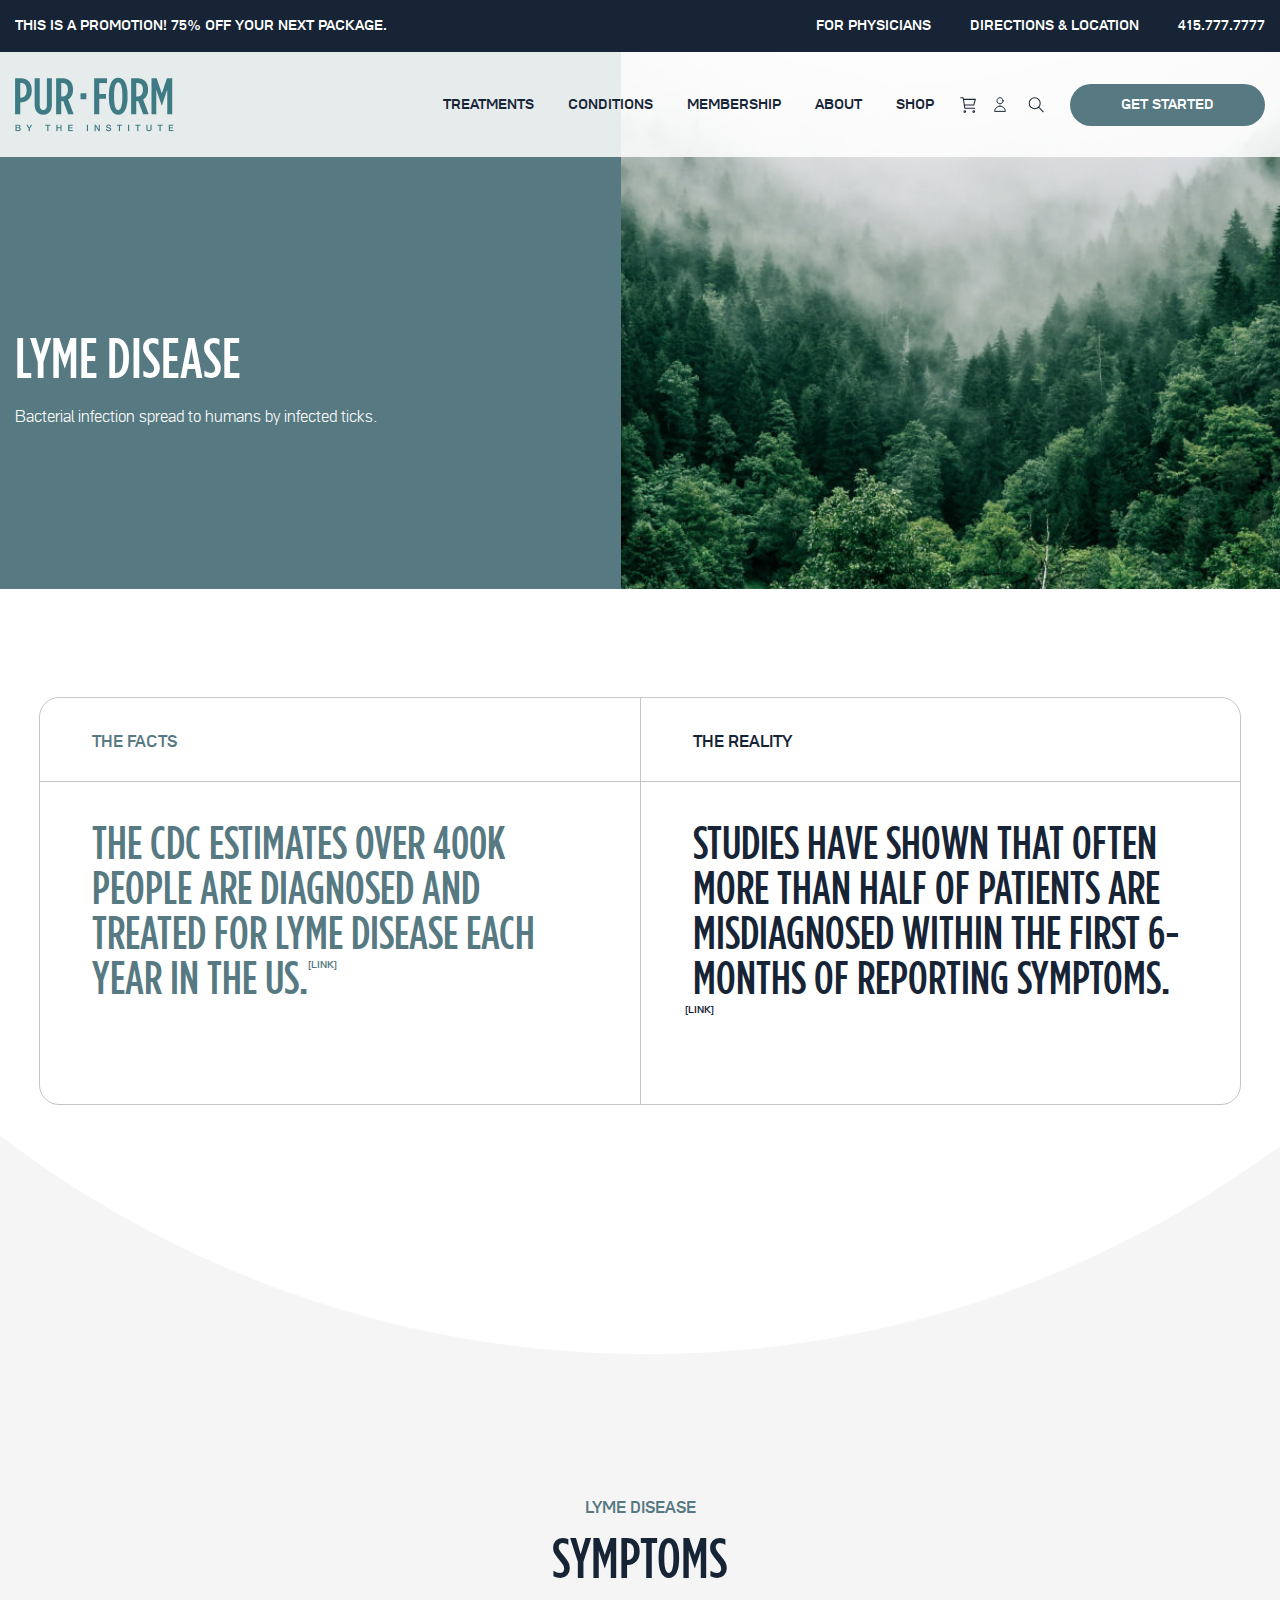
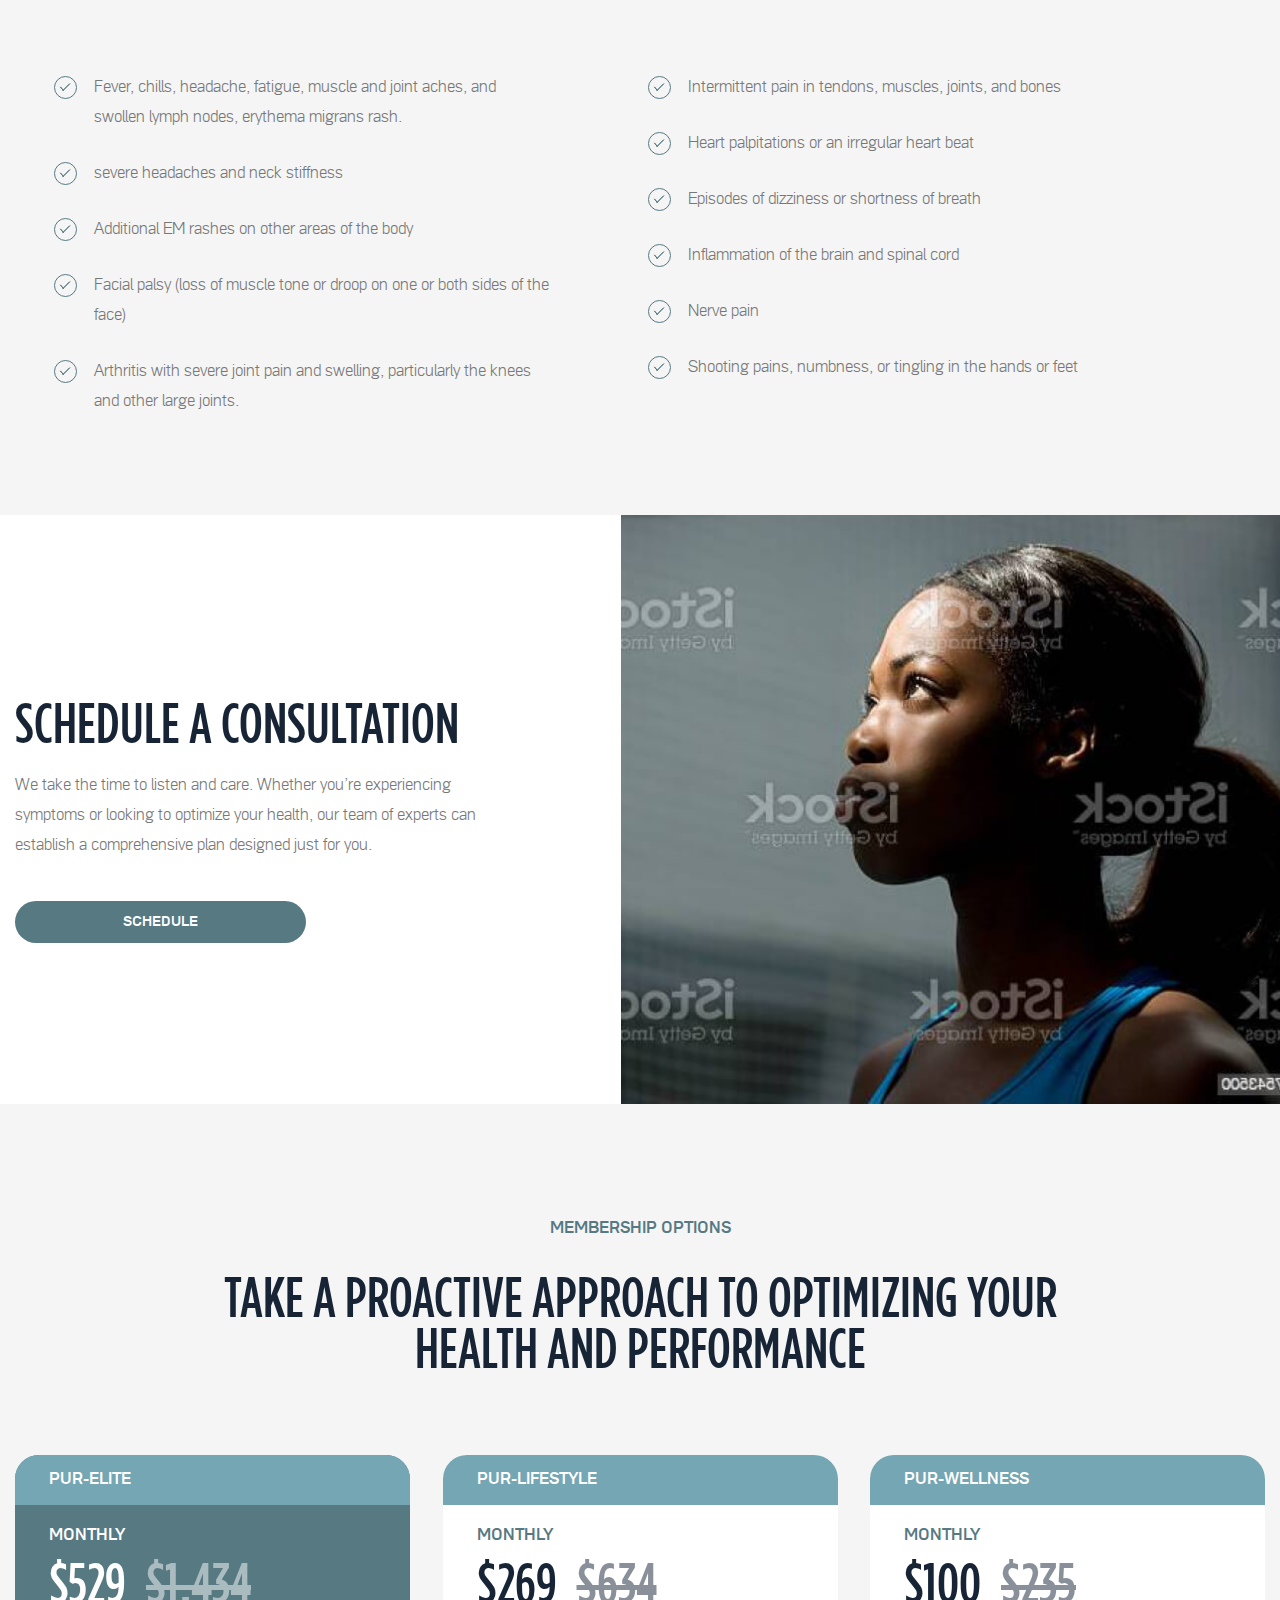
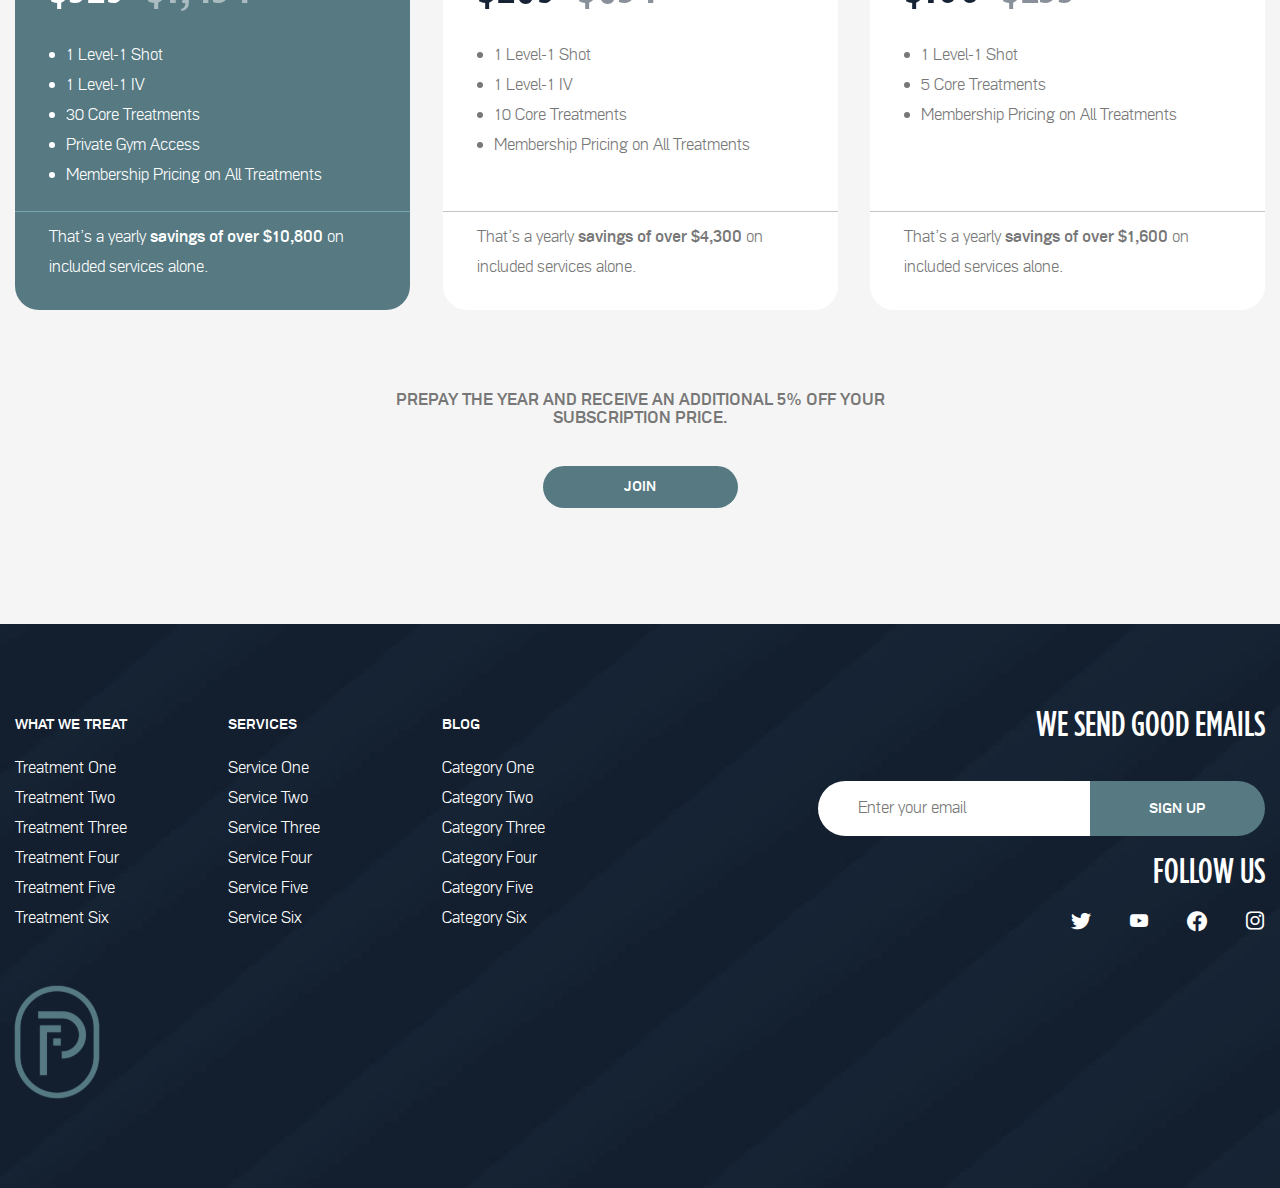
<file: _PurForm/conditions-inner.html>
<!DOCTYPE html>
<html lang="ru">

<head>

	<meta charset="utf-8">
	<!-- <base href="/"> -->

	<title>PurForm</title>
	<meta name="description" content="">

	<meta http-equiv="X-UA-Compatible" content="IE=edge">
	<meta name="viewport" content="width=device-width, initial-scale=1, maximum-scale=1">
	
	<!-- Template Basic Images Start -->
	<meta property="og:image" content="path/to/image.jpg">
	<link rel="apple-touch-icon" sizes="180x180" href="img/favicon/apple-touch-icon-180x180.png">
	<link rel="icon" href="img/favicon.ico">
	<!-- Template Basic Images End -->
	
	<!-- Custom Browsers Color Start -->
	<meta name="theme-color" content="#000">
	<!-- Custom Browsers Color End -->

	<link rel="stylesheet" href="css/main.min.css">
	<link rel="stylesheet" href="css/main.css">

</head>

<body>

	<!-- Custom HTML -->
	<div id="wrapper">
		<header id="header">
			<div class="top-bar">
				<div class="info flexbox">
					<p>THIS IS A PROMOTION! 75% OFF YOUR NEXT PACKAGE.</p>
					<ul>
						<li><a href="#">FOR PHYSICIANS</a></li>
						<li><a href="#">DIRECTIONS & LOCATION</a></li>
						<li><a href="#">415.777.7777</a></li>
					</ul>
				</div>
			</div>		
			<div class="header-main">
				<div class="header-info flexbox">
					<strong class="logo"><a href="#">PUR-FORM</a></strong>
					<div class="info flexbox">
						<nav id="nav">
							<a class="mob-btn" href="#"><span>меню</span></a>
							<ul class="nav-menu flexbox">
								<li class="menu-item"><a href="#">TREATMENTS</a></li>
								<li class="menu-item"><a href="#">CONDITIONS</a></li>
								<li class="menu-item"><a href="#">MEMBERSHIP</a></li>
								<li class="menu-item"><a href="#">ABOUT</a></li>
								<li class="menu-item"><a href="#">SHOP</a></li>
							</ul>
						</nav>
						<ul class="header-user-info flexbox">
							<li><a href="#" class="btn-basket">basket</a></li>
							<li><a class="signin" href="#">signin</a></li>
							<li>
								<div class="form-search">
									<a class="form-search-btn" href="#">search</a>
									<div class="search">
										<form action="#">
											<input type="search" name="search" aria-label="search" placeholder="">
											<button class="btn-search" type="submit">search</button>
										</form>
									</div>
								</div>
							</li>
						</ul>
						<div class="wrap-btn">
							<a href="#" class="btn">GET STARTED</a>
						</div>
					</div>
				</div>				
			</div>
		</header>
		<main id="main" role="main">
			<section class="promo-section bg-dark">
				<div class="bg-promo">
					<img src="img/img-16.jpg" alt="image description">
				</div>
				<div class="holder">
					<div class="text">
						<h1>LYME DISEASE</h1>
						<p>Bacterial infection spread to humans by infected ticks.</p>
					</div>
				</div>
			</section>
			<section class="facts-section">
				<div class="holder">
					<div class="facts-block flexbox">
						<div class="item gray">
							<div class="heading">
								<strong class="title">THE FACTS</strong>
							</div>
							<div class="text">
								<p><a href="#">The CDC estimates over 400K people are diagnosed and treated for Lyme Disease each year in the US. <span class="sub-text">[LINK]</span></a></p>
							</div>
						</div>
						<div class="item">
							<div class="heading">
								<strong class="title">THE REALITY</strong>
							</div>
							<div class="text">
								<p><a href="#">Studies have shown that often more than half of patients are misdiagnosed within the first 6-months of reporting symptoms. <span class="sub-text">[LINK]</span></a></p>
							</div>
						</div>
					</div>
				</div>
			</section>
			<section class="check-list-section bg-gray">
				<div class="holder">
					<strong class="top-title">LYME DISEASE</strong>
					<h2>SYMPTOMS</h2>
					<ul class="check-list">
						<li>Fever, chills, headache, fatigue, muscle and joint aches, and swollen lymph nodes, erythema migrans rash.</li>
						<li>severe headaches and neck stiffness</li>
						<li>Additional EM rashes on other areas of the body</li>
						<li>Facial palsy (loss of muscle tone or droop on one or both sides of the face)</li>
						<li>Arthritis with severe joint pain and swelling, particularly the knees and other large joints.</li>
						<li>Intermittent pain in tendons, muscles, joints, and bones</li>
						<li>Heart palpitations or an irregular heart beat</li>
						<li>Episodes of dizziness or shortness of breath</li>
						<li>Inflammation of the brain and spinal cord</li>
						<li>Nerve pain</li>
						<li>Shooting pains, numbness, or tingling in the hands or feet</li>
					</ul>
				</div>
			</section>
			<section class="promo-section last bg-white">
				<div class="bg-promo image-first-mobile">
					<img src="img/img-2.jpg" alt="image description">
				</div>
				<div class="holder">
					<div class="text">
						<h2>SCHEDULE A CONSULTATION</h2>
						<p>We take the time to listen and care. Whether you’re experiencing symptoms or looking to optimize your health, our team of experts can establish a comprehensive plan designed just for you.</p>
						<a href="#" class="btn">SCHEDULE</a>
					</div>
				</div>
			</section>
			<section class="content-section">
				<div class="holder">
					<strong class="top-title">MEMBERSHIP OPTIONS</strong>
					<h2>Take a proactive approach to optimizing your health and performance</h2>
					<div class="services-price flexbox">
						<a class="box dark" href="#">
							<div class="box-top">
								<strong class="title">pur-ELITE</strong>
							</div>
							<div class="box-content">
								<strong class="title">MONTHLY</strong>
								<div class="price">
									<div class="new">$529</div>
									<div class="old">$1,434</div>
								</div>
								<ul class="list-mark">
									<li>1 Level-1 Shot</li>
									<li>1 Level-1 IV</li>
									<li>30 Core Treatments</li>
									<li>Private Gym Access</li>
									<li>Membership Pricing on All Treatments</li>
								</ul>
							</div>
							<div class="box-bottom">
								<p>That’s a yearly <b>savings of over $10,800</b> on included services alone.</p>
							</div>
						</a>
						<a class="box" href="#">
							<div class="box-top">
								<strong class="title">PUR-LIFESTYLE</strong>
							</div>
							<div class="box-content">
								<strong class="title">MONTHLY</strong>
								<div class="price">
									<div class="new">$269</div>
									<div class="old">$634</div>
								</div>
								<ul class="list-mark">
									<li>1 Level-1 Shot</li>
									<li>1 Level-1 IV</li>
									<li>10 Core Treatments</li>
									<li>Membership Pricing on All Treatments</li>
								</ul>
							</div>
							<div class="box-bottom">
								<p>That’s a yearly <b>savings of over $4,300</b> on included services alone.</p>
							</div>
						</a>
						<a class="box" href="#">
							<div class="box-top">
								<strong class="title">PUR-WELLNESS</strong>
							</div>
							<div class="box-content">
								<strong class="title">MONTHLY</strong>
								<div class="price">
									<div class="new">$100</div>
									<div class="old">$235</div>
								</div>
								<ul class="list-mark">
									<li>1 Level-1 Shot</li>
									<li>5 Core Treatments</li>
									<li>Membership Pricing on All Treatments</li>
								</ul>
							</div>
							<div class="box-bottom">
								<p>That’s a yearly <b>savings of over $1,600</b> on included services alone.</p>
							</div>
						</a>
					</div>
					<div class="content-text">
						<p class="text-uppercase">Prepay the year and receive an additional 5% off your subscription price.</p>
						<a href="#" class="btn">JOIN</a>
					</div>
				</div>
			</section>
		</main>
		<footer id="footer">
			<div class="holder">
				<div class="footer-sections flexbox">
					<section>
						<h3>WHAT WE TREAT</h3>
						<ul>
							<li><a href="#">Treatment One</a></li>
							<li><a href="#">Treatment Two</a></li>
							<li><a href="#">Treatment Three</a></li>
							<li><a href="#">Treatment Four</a></li>
							<li><a href="#">Treatment Five</a></li>
							<li><a href="#">Treatment Six</a></li>
						</ul>
					</section>
					<section>
						<h3>SERVICES</h3>
						<ul>
							<li><a href="#">Service One</a></li>
							<li><a href="#">Service Two</a></li>
							<li><a href="#">Service Three</a></li>
							<li><a href="#">Service Four</a></li>
							<li><a href="#">Service Five</a></li>
							<li><a href="#">Service Six</a></li>
						</ul>
					</section>
					<section>
						<h3>BLOG</h3>
						<ul>
							<li><a href="#">Category One</a></li>
							<li><a href="#">Category Two</a></li>
							<li><a href="#">Category Three</a></li>
							<li><a href="#">Category Four</a></li>
							<li><a href="#">Category Five</a></li>
							<li><a href="#">Category Six</a></li>
						</ul>
					</section>
					<section class="contacts-info-section">
						<h3>WE SEND GOOD EMAILS</h3>
						<div class="user-form">
							<form action="#" method="post" id="sendform" enctype="multipart/form-data">
								<div class="wrap-email flexbox">
									<input class="email" type="email" name="email" placeholder="Enter your email">
									<button class="btn" type="submit" value="SIGN UP" name="sendMail">SIGN UP</button>
								</div>
							</form>
						</div>
						<h3>FOLLOW US</h3>
						<ul class="social-networks flexbox">
							<li><a class="icon-twitter" href="#" target="_blank">twitter</a></li>
							<li><a class="icon-youtube" href="#" target="_blank">youtube</a></li>
							<li><a class="icon-facebook" href="#" target="_blank">facebook</a></li>
							<li><a class="icon-instagram" href="#" target="_blank">instagram</a></li>
						</ul>
					</section>
					<section class="logo-section">
						<strong class="logo"><a href="/">PUR-FORM</a></strong>
					</section>
				</div>
			</div>
		</footer>
	</div>
	<script src="js/scripts.min.js"></script>
	<script src="js/slick.js"></script>
</body>
</html>
</file>
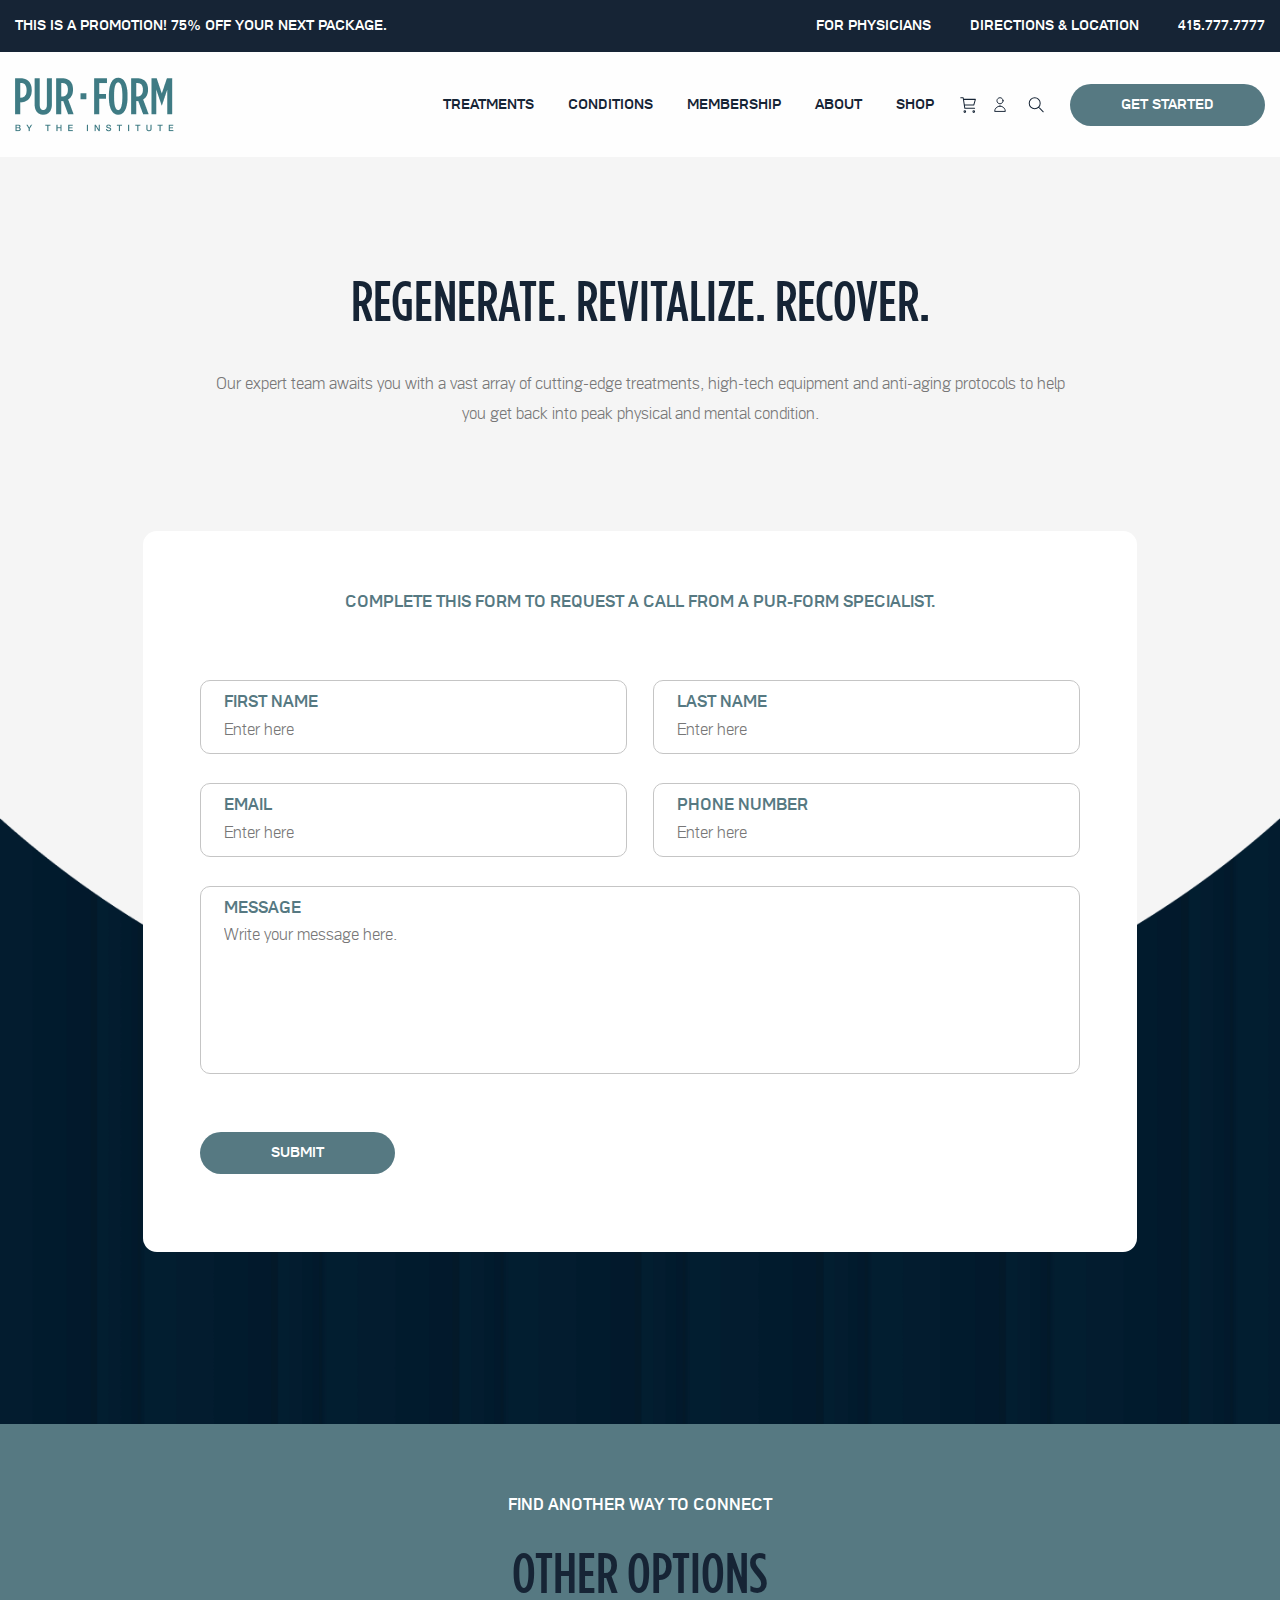
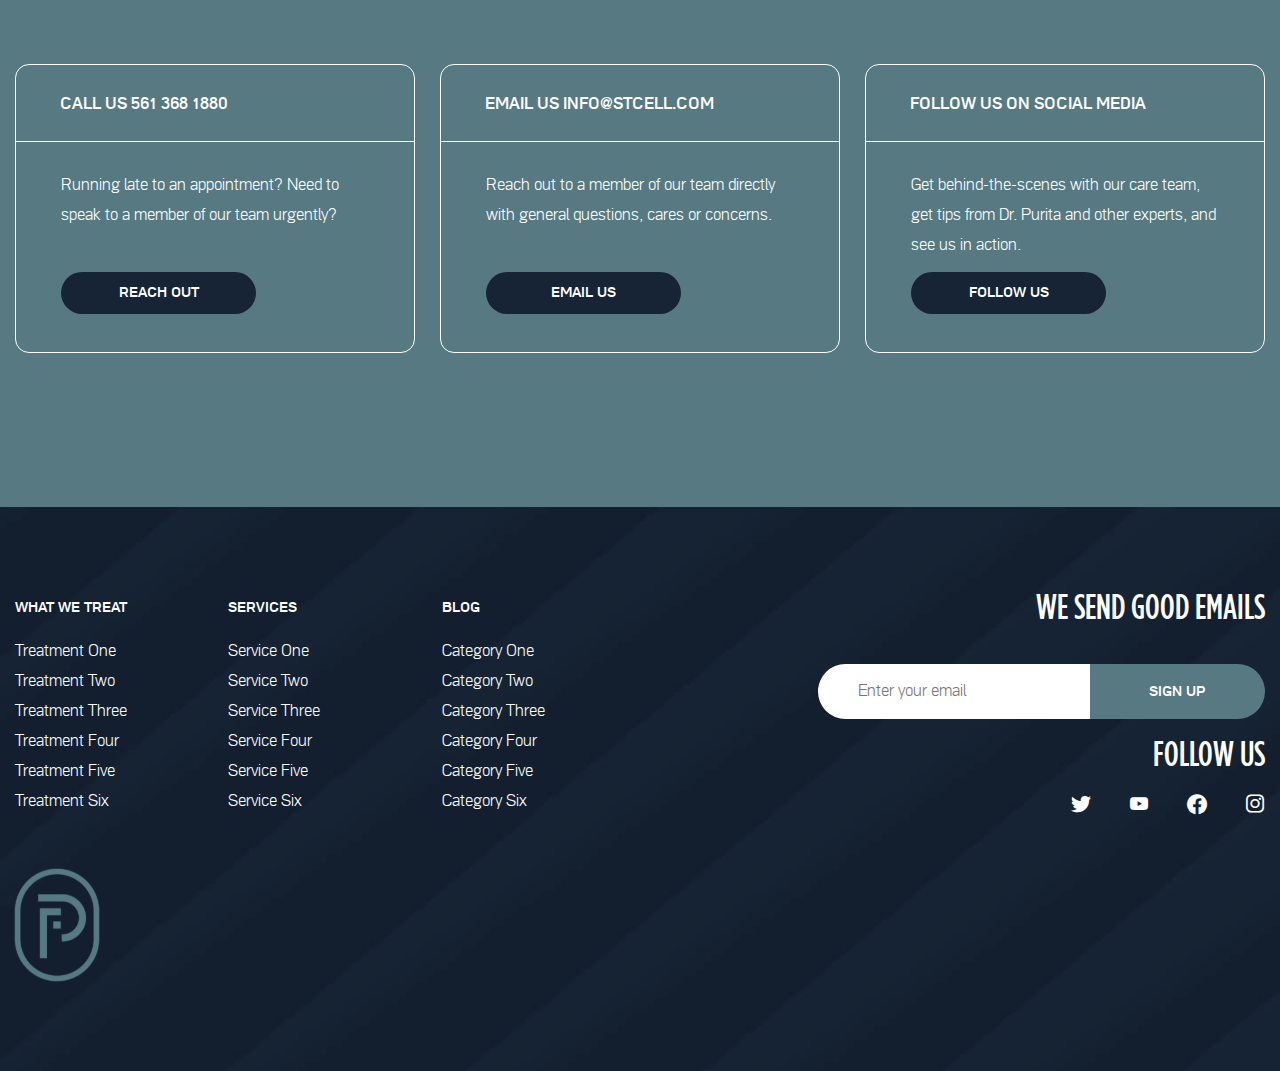
<file: _PurForm/contact.html>
<!DOCTYPE html>
<html lang="ru">

<head>

	<meta charset="utf-8">
	<!-- <base href="/"> -->

	<title>PurForm</title>
	<meta name="description" content="">

	<meta http-equiv="X-UA-Compatible" content="IE=edge">
	<meta name="viewport" content="width=device-width, initial-scale=1, maximum-scale=1">
	
	<!-- Template Basic Images Start -->
	<meta property="og:image" content="path/to/image.jpg">
	<link rel="apple-touch-icon" sizes="180x180" href="img/favicon/apple-touch-icon-180x180.png">
	<link rel="icon" href="img/favicon.ico">
	<!-- Template Basic Images End -->
	
	<!-- Custom Browsers Color Start -->
	<meta name="theme-color" content="#000">
	<!-- Custom Browsers Color End -->

	<link rel="stylesheet" href="css/main.min.css">
	<link rel="stylesheet" href="css/main.css">

</head>

<body>

	<!-- Custom HTML -->
	<div id="wrapper">
		<header id="header">
			<div class="top-bar">
				<div class="info flexbox">
					<p>THIS IS A PROMOTION! 75% OFF YOUR NEXT PACKAGE.</p>
					<ul>
						<li><a href="#">FOR PHYSICIANS</a></li>
						<li><a href="#">DIRECTIONS & LOCATION</a></li>
						<li><a href="#">415.777.7777</a></li>
					</ul>
				</div>
			</div>		
			<div class="header-main">
				<div class="header-info flexbox">
					<strong class="logo"><a href="#">PUR-FORM</a></strong>
					<div class="info flexbox">
						<nav id="nav">
							<a class="mob-btn" href="#"><span>меню</span></a>
							<ul class="nav-menu flexbox">
								<li class="menu-item"><a href="#">TREATMENTS</a></li>
								<li class="menu-item"><a href="#">CONDITIONS</a></li>
								<li class="menu-item"><a href="#">MEMBERSHIP</a></li>
								<li class="menu-item"><a href="#">ABOUT</a></li>
								<li class="menu-item"><a href="#">SHOP</a></li>
							</ul>
						</nav>
						<ul class="header-user-info flexbox">
							<li><a href="#" class="btn-basket">basket</a></li>
							<li><a class="signin" href="#">signin</a></li>
							<li>
								<div class="form-search">
									<a class="form-search-btn" href="#">search</a>
									<div class="search">
										<form action="#">
											<input type="search" name="search" aria-label="search" placeholder="">
											<button class="btn-search" type="submit">search</button>
										</form>
									</div>
								</div>
							</li>
						</ul>
						<div class="wrap-btn">
							<a href="#" class="btn">GET STARTED</a>
						</div>
					</div>
				</div>				
			</div>
		</header>
		<main id="main" role="main">
			<section class="content-section short-page">
				<div class="holder">
					<h1>Regenerate. Revitalize. Recover.</h1>
					<p class="no-mobile">Our expert team awaits you with a vast array of cutting-edge treatments, high-tech equipment and anti-aging protocols to help you get back into peak physical and mental condition.</p>
				</div>
			</section>
			<section class="contact-section bg-gray">
				<div class="holder">
					<div class="user-form contact-form">
						<h3 class="title">Complete this form to request a call from a PUR-FORM specialist.</h3>
						<form action="#" method="post" id="sendform2" enctype="multipart/form-data">
							<div class="container-form flexbox">
								<div class="wrap-input">
									<label for="name">First Name</label>
									<input id="name" type="text" name="name" placeholder="Enter here">
								</div>
								<div class="wrap-input">
									<label for="last-name">Last Name</label>
									<input id="last-name" type="text" name="name2" placeholder="Enter here">
								</div>										
								<div class="wrap-input">
									<label for="email">Email</label>
									<input id="email" type="email" name="email" placeholder="Enter here">
								</div>
								<div class="wrap-input">
									<label for="phone">Phone Number</label>
									<input id="phone" type="tel" name="tel" placeholder="Enter here">
								</div>
							</div>
							<div class="wrap-input">
								<label for="message">Message</label>
								<textarea id="message" type="text" name="message" cols="30" rows="10" placeholder="Write your message here."></textarea>
							</div>	
							<div class="wrap-input button">
								<button class="btn" type="submit" value="Submit" name="sendMail">Submit</button>
							</div>
						</form>
					</div>
				</div>
			</section>
			<section class="options-section">
				<div class="holder">
					<strong class="top-title">FIND ANOTHER WAY TO CONNECT</strong>
					<h2>OTHER OPTIONS</h2>
					<ul class="options-list flexbox">
						<li>
							<strong class="title">Call Us 561 368 1880</strong>
							<p>Running late to an appointment? Need to speak to a member of our team urgently?</p>
							<a href="#" class="btn">REACH OUT</a>
						</li>
						<li>
							<strong class="title">Email us info@stcell.com</strong>
							<p>Reach out to a member of our team directly with general questions, cares or concerns.</p>
							<a href="#" class="btn">EMAIL US</a>
						</li>
						<li>
							<strong class="title">Follow us on social media</strong>
							<p>Get behind-the-scenes with our care team, get tips from Dr. Purita and other experts, and see us in action.</p>
							<a href="#" class="btn">FOLLOW US</a>
						</li>
					</ul>
				</div>
			</section>
		</main>
		<footer id="footer">
			<div class="holder">
				<div class="footer-sections flexbox">
					<section>
						<h3>WHAT WE TREAT</h3>
						<ul>
							<li><a href="#">Treatment One</a></li>
							<li><a href="#">Treatment Two</a></li>
							<li><a href="#">Treatment Three</a></li>
							<li><a href="#">Treatment Four</a></li>
							<li><a href="#">Treatment Five</a></li>
							<li><a href="#">Treatment Six</a></li>
						</ul>
					</section>
					<section>
						<h3>SERVICES</h3>
						<ul>
							<li><a href="#">Service One</a></li>
							<li><a href="#">Service Two</a></li>
							<li><a href="#">Service Three</a></li>
							<li><a href="#">Service Four</a></li>
							<li><a href="#">Service Five</a></li>
							<li><a href="#">Service Six</a></li>
						</ul>
					</section>
					<section>
						<h3>BLOG</h3>
						<ul>
							<li><a href="#">Category One</a></li>
							<li><a href="#">Category Two</a></li>
							<li><a href="#">Category Three</a></li>
							<li><a href="#">Category Four</a></li>
							<li><a href="#">Category Five</a></li>
							<li><a href="#">Category Six</a></li>
						</ul>
					</section>
					<section class="contacts-info-section">
						<h3>WE SEND GOOD EMAILS</h3>
						<div class="user-form">
							<form action="#" method="post" id="sendform" enctype="multipart/form-data">
								<div class="wrap-email flexbox">
									<input class="email" type="email" name="email" placeholder="Enter your email">
									<button class="btn" type="submit" value="SIGN UP" name="sendMail">SIGN UP</button>
								</div>
							</form>
						</div>
						<h3>FOLLOW US</h3>
						<ul class="social-networks flexbox">
							<li><a class="icon-twitter" href="#" target="_blank">twitter</a></li>
							<li><a class="icon-youtube" href="#" target="_blank">youtube</a></li>
							<li><a class="icon-facebook" href="#" target="_blank">facebook</a></li>
							<li><a class="icon-instagram" href="#" target="_blank">instagram</a></li>
						</ul>
					</section>
					<section class="logo-section">
						<strong class="logo"><a href="/">PUR-FORM</a></strong>
					</section>
				</div>
			</div>
		</footer>
	</div>
	<script src="js/scripts.min.js"></script>
	<script src="js/slick.js"></script>
</body>
</html>
</file>
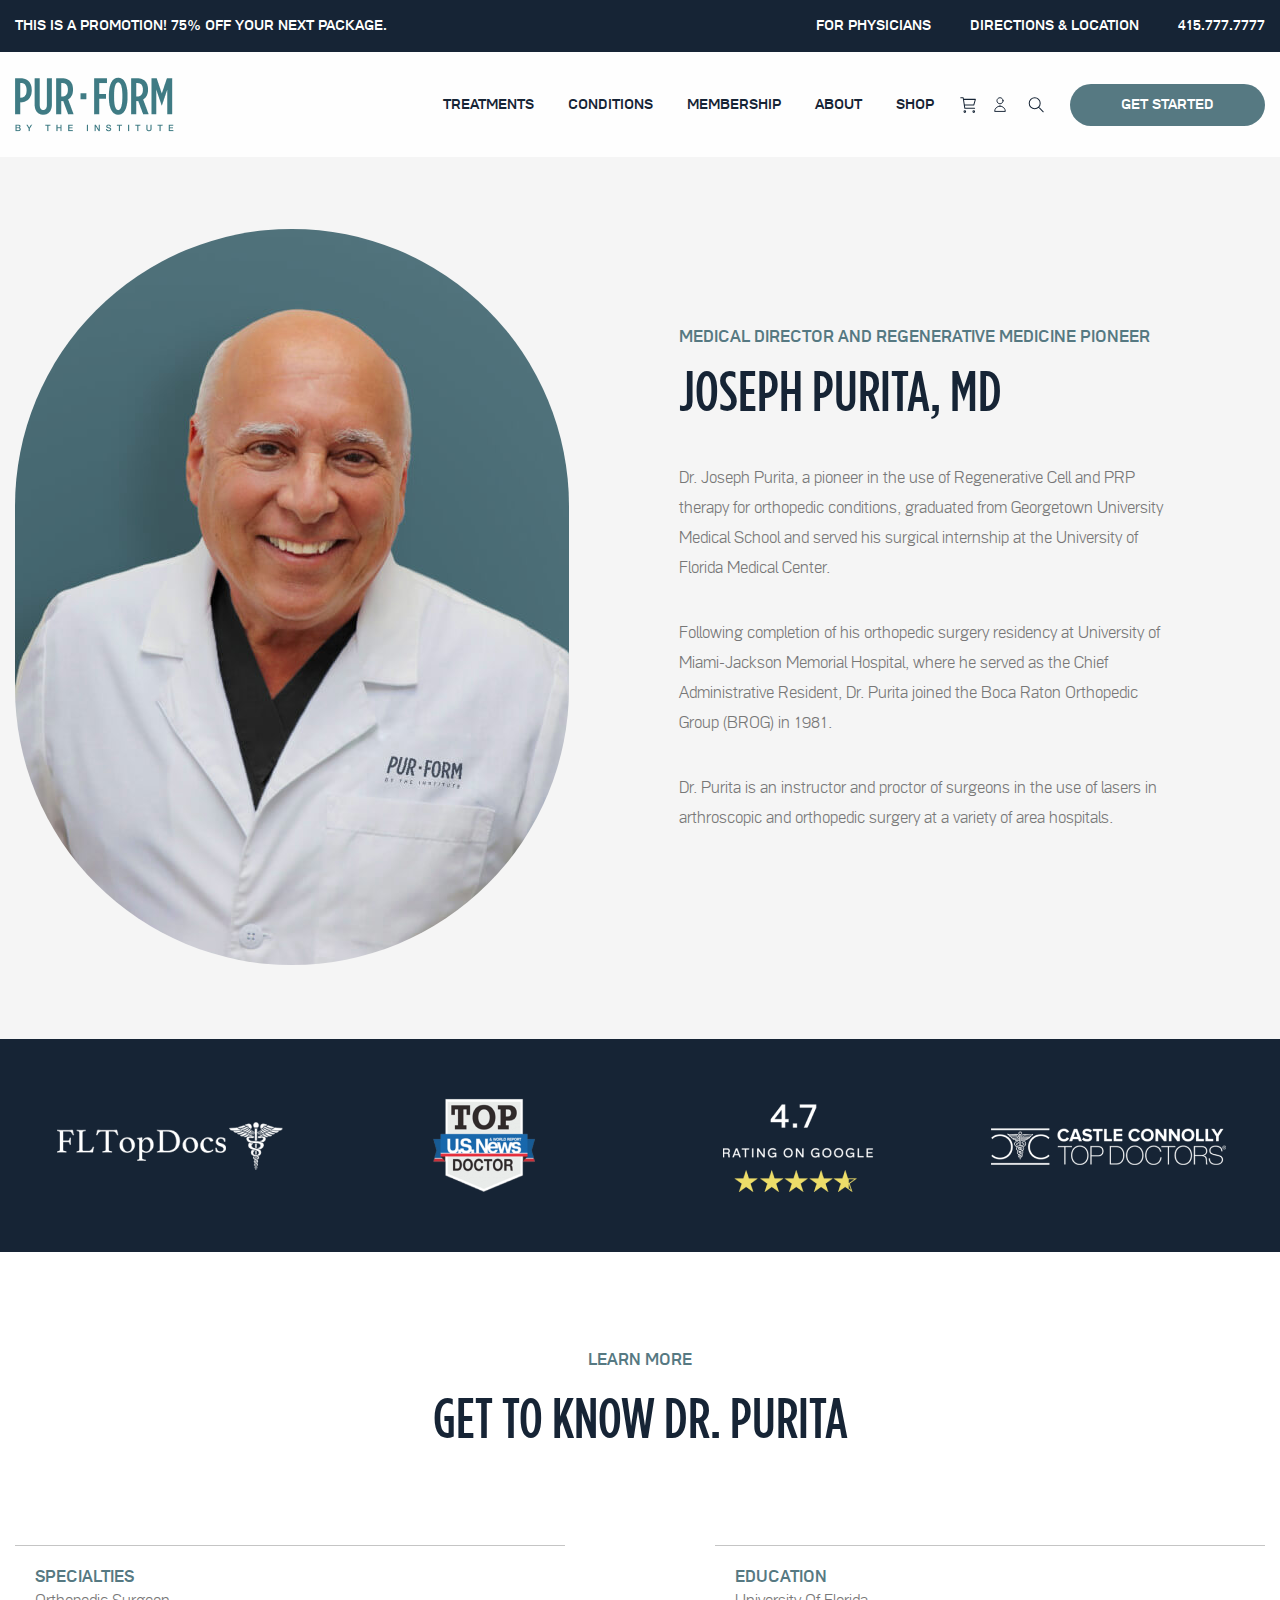
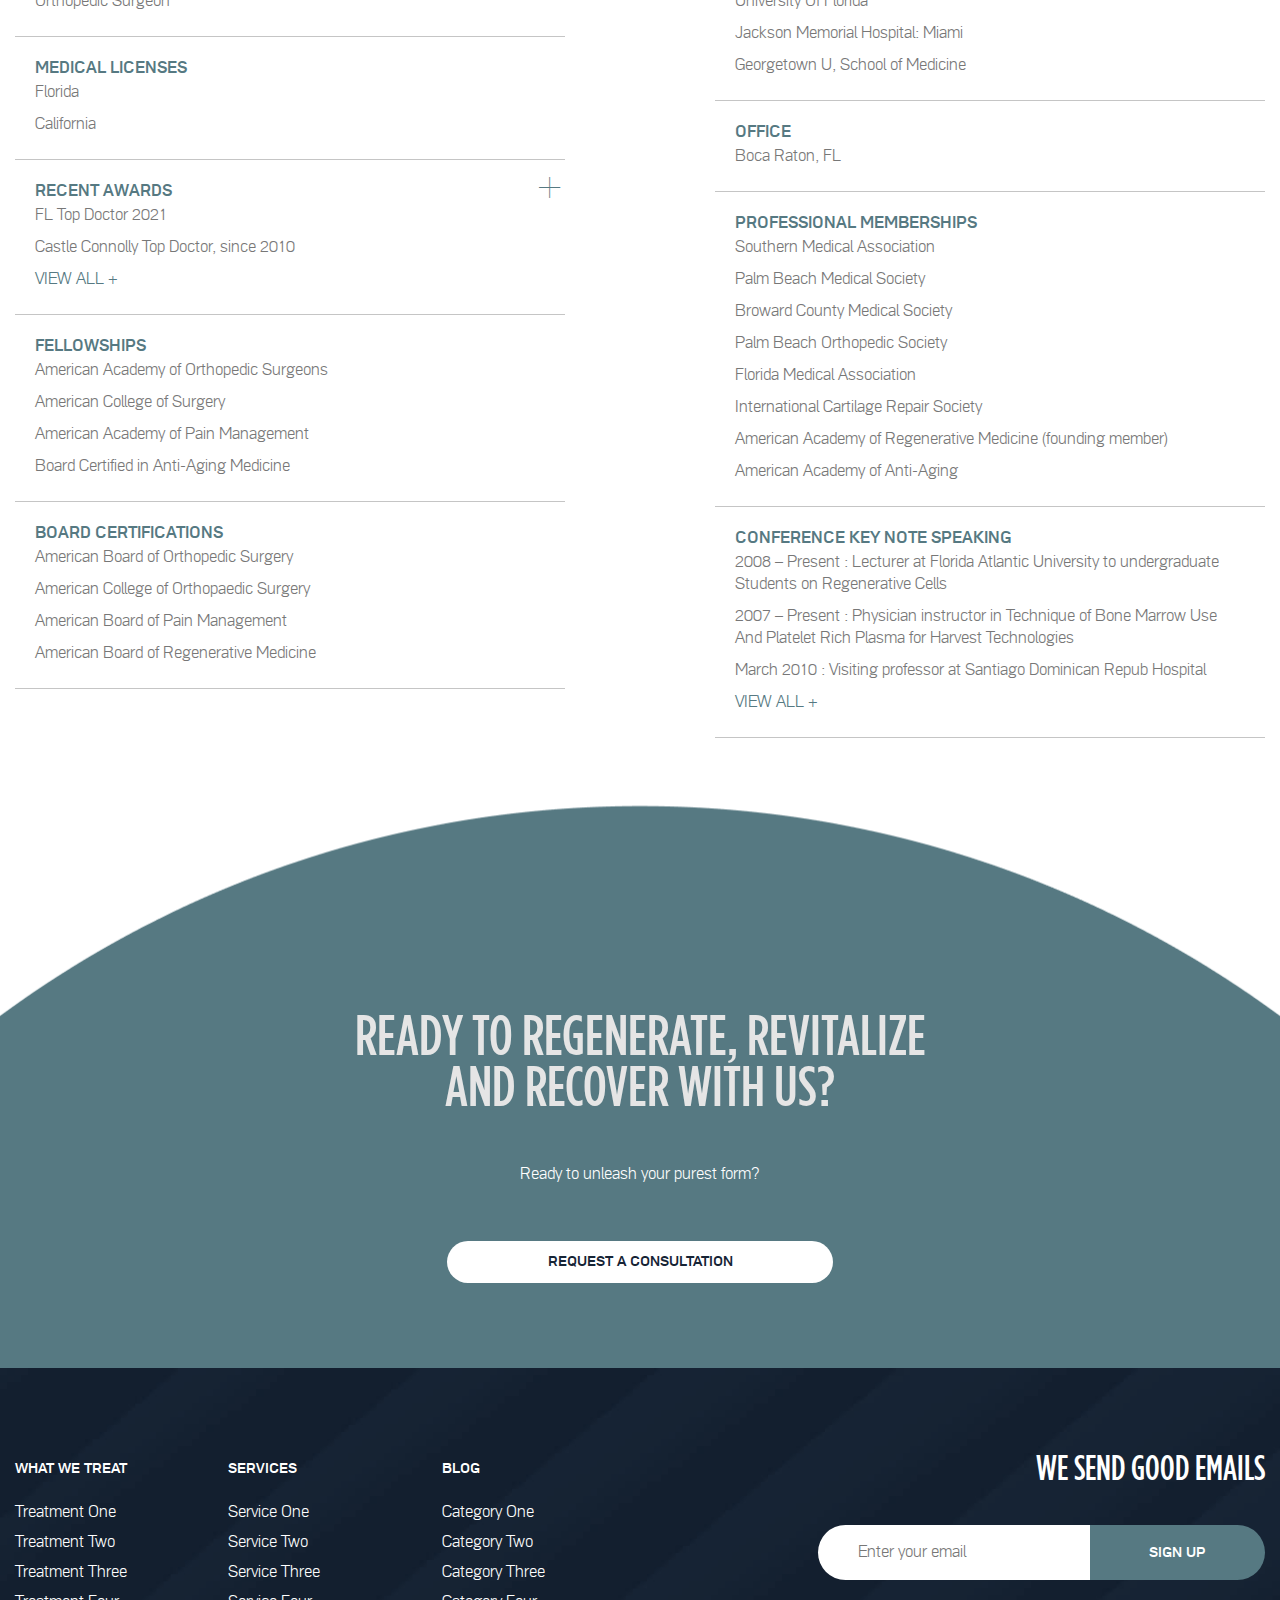
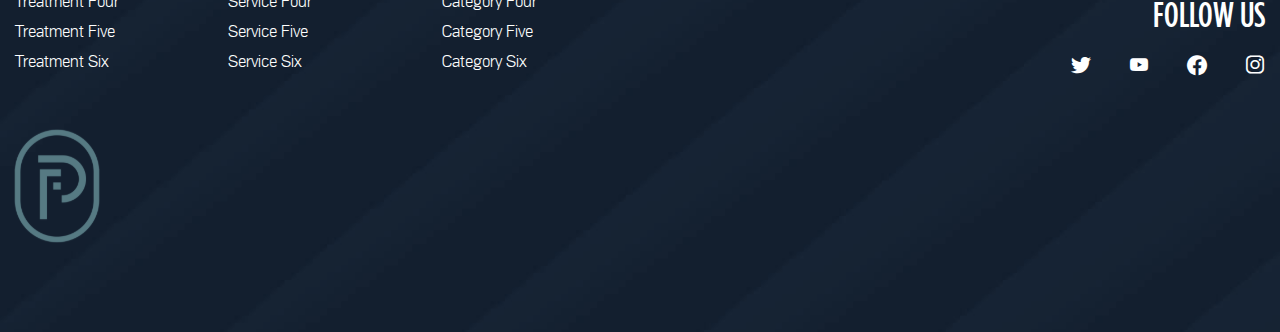
<file: _PurForm/doctor-1.html>
<!DOCTYPE html>
<html lang="ru">

<head>

	<meta charset="utf-8">
	<!-- <base href="/"> -->

	<title>PurForm</title>
	<meta name="description" content="">

	<meta http-equiv="X-UA-Compatible" content="IE=edge">
	<meta name="viewport" content="width=device-width, initial-scale=1, maximum-scale=1">
	
	<!-- Template Basic Images Start -->
	<meta property="og:image" content="path/to/image.jpg">
	<link rel="apple-touch-icon" sizes="180x180" href="img/favicon/apple-touch-icon-180x180.png">
	<link rel="icon" href="img/favicon.ico">
	<!-- Template Basic Images End -->
	
	<!-- Custom Browsers Color Start -->
	<meta name="theme-color" content="#000">
	<!-- Custom Browsers Color End -->

	<link rel="stylesheet" href="css/main.min.css">
	<link rel="stylesheet" href="css/main.css">

</head>

<body>

	<!-- Custom HTML -->
	<div id="wrapper">
		<header id="header">
			<div class="top-bar">
				<div class="info flexbox">
					<p>THIS IS A PROMOTION! 75% OFF YOUR NEXT PACKAGE.</p>
					<ul>
						<li><a href="#">FOR PHYSICIANS</a></li>
						<li><a href="#">DIRECTIONS & LOCATION</a></li>
						<li><a href="#">415.777.7777</a></li>
					</ul>
				</div>
			</div>		
			<div class="header-main">
				<div class="header-info flexbox">
					<strong class="logo"><a href="#">PUR-FORM</a></strong>
					<div class="info flexbox">
						<nav id="nav">
							<a class="mob-btn" href="#"><span>меню</span></a>
							<ul class="nav-menu flexbox">
								<li class="menu-item"><a href="#">TREATMENTS</a></li>
								<li class="menu-item"><a href="#">CONDITIONS</a></li>
								<li class="menu-item"><a href="#">MEMBERSHIP</a></li>
								<li class="menu-item"><a href="#">ABOUT</a></li>
								<li class="menu-item"><a href="#">SHOP</a></li>
							</ul>
						</nav>
						<ul class="header-user-info flexbox">
							<li><a href="#" class="btn-basket">basket</a></li>
							<li><a class="signin" href="#">signin</a></li>
							<li>
								<div class="form-search">
									<a class="form-search-btn" href="#">search</a>
									<div class="search">
										<form action="#">
											<input type="search" name="search" aria-label="search" placeholder="">
											<button class="btn-search" type="submit">search</button>
										</form>
									</div>
								</div>
							</li>
						</ul>
						<div class="wrap-btn">
							<a href="#" class="btn">GET STARTED</a>
						</div>
					</div>
				</div>				
			</div>
		</header>
		<main id="main" role="main">
			<section class="content-section doctor-section">
				<div class="holder">
					<div class="comment-block flexbox">
						<div class="image">
							<img src="img/img-3.jpg" alt="image description">
						</div>
						<div class="text">
							<strong class="top-title">Medical Director and Regenerative Medicine Pioneer</strong>
							<strong class="h2">Joseph Purita, MD</strong>
							<p>Dr. Joseph Purita, a pioneer in the use of Regenerative Cell and PRP therapy for orthopedic conditions, graduated from Georgetown University Medical School and served his surgical internship at the University of Florida Medical Center.</p>
							<p>Following completion of his orthopedic surgery residency at University of Miami-Jackson Memorial Hospital, where he served as the Chief Administrative Resident, Dr. Purita joined the Boca Raton Orthopedic Group (BROG) in 1981.</p>
							<p>Dr. Purita is an instructor and proctor of surgeons in the use of lasers in arthroscopic and orthopedic surgery at a variety of area hospitals.</p>
						</div>
					</div>
				</div>
			</section>
			<section class="partners-section">
				<div class="holder">
					<ul class="partners-list flexbox">
						<li><img src="img/partner-1.png" alt="image description"></li>
						<li><img src="img/partner-2.png" alt="image description"></li>
						<li><img src="img/partner-3.png" alt="image description"></li>
						<li><img src="img/partner-4.png" alt="image description"></li>
					</ul>
				</div>
			</section>
			<section class="learn-more-section">
				<div class="holder">
					<strong class="top-title">learn more</strong>
					<h2>get to know dr. purita</h2>
					<div class="column-border-list flexbox">
						<div class="item">
							<div class="text">
								<h3>SPECIALTIES</h3>
								<ul>
									<li>Orthopedic Surgeon</li>
								</ul>
							</div>
							<div class="text">
								<h3>MEDICAL LICENSES</h3>
								<ul>
									<li>Florida</li>
									<li>California</li>
								</ul>
							</div>
							<div class="text">
								<span class="add-something">+</span>
								<h3>RECENT AWARDS</h3>
								<ul>
									<li>FL Top Doctor 2021</li>
									<li>Castle Connolly Top Doctor, since 2010</li>
								</ul>
								<a href="#" class="more">VIEW ALL +</a>
							</div>
							<div class="text">
								<h3>FELLOWSHIPS</h3>
								<ul>
									<li>American Academy of Orthopedic Surgeons</li>
									<li>American College of Surgery</li>
									<li>American Academy of Pain Management</li>
									<li>Board Certified in Anti-Aging Medicine</li>
								</ul>
							</div>
							<div class="text">
								<h3>BOARD CERTIFICATIONS</h3>
								<ul>
									<li>American Board of Orthopedic Surgery</li>
									<li>American College of Orthopaedic Surgery</li>
									<li>American Board of Pain Management</li>
									<li>American Board of Regenerative Medicine</li>
								</ul>
							</div>
						</div>
						<div class="item">
							<div class="text">
								<h3>EDUCATION</h3>
								<ul>
									<li>University Of Florida</li>
									<li>Jackson Memorial Hospital: Miami</li>
									<li>Georgetown U, School of Medicine</li>
								</ul>
							</div>
							<div class="text">
								<h3>OFFICE</h3>
								<ul>
									<li>Boca Raton, FL</li>
								</ul>
							</div>
							<div class="text">
								<h3>PROFESSIONAL MEMBERSHIPS</h3>
								<ul>
									<li>Southern Medical Association</li>
									<li>Palm Beach Medical Society</li>
									<li>Broward County Medical Society</li>
									<li>Palm Beach Orthopedic Society</li>
									<li>Florida Medical Association</li>
									<li>International Cartilage Repair Society</li>
									<li>American Academy of Regenerative Medicine (founding member)</li>
									<li>American Academy of Anti-Aging</li>
								</ul>
							</div>
							<div class="text">
								<h3>Conference Key Note Speaking</h3>
								<ul>
									<li>2008 – Present : Lecturer at Florida Atlantic University to undergraduate Students on Regenerative Cells</li>
									<li>2007 – Present : Physician instructor in Technique of Bone Marrow Use And Platelet Rich Plasma for Harvest Technologies</li>
									<li>March 2010 : Visiting professor at Santiago Dominican Repub Hospital</li>
								</ul>
								<a href="#" class="more">VIEW ALL +</a>
							</div>
						</div>									
					</div>
				</div>
			</section>
			<section class="consultation-section">
				<div class="holder">
					<h2>Ready to regenerate, revitalize and recover with us?</h2>
					<p>Ready to unleash your purest form?</p>
					<a href="#" class="btn">REQUEST A CONSULTATION</a>
				</div>
			</section>
		</main>
		<footer id="footer">
			<div class="holder">
				<div class="footer-sections flexbox">
					<section>
						<h3>WHAT WE TREAT</h3>
						<ul>
							<li><a href="#">Treatment One</a></li>
							<li><a href="#">Treatment Two</a></li>
							<li><a href="#">Treatment Three</a></li>
							<li><a href="#">Treatment Four</a></li>
							<li><a href="#">Treatment Five</a></li>
							<li><a href="#">Treatment Six</a></li>
						</ul>
					</section>
					<section>
						<h3>SERVICES</h3>
						<ul>
							<li><a href="#">Service One</a></li>
							<li><a href="#">Service Two</a></li>
							<li><a href="#">Service Three</a></li>
							<li><a href="#">Service Four</a></li>
							<li><a href="#">Service Five</a></li>
							<li><a href="#">Service Six</a></li>
						</ul>
					</section>
					<section>
						<h3>BLOG</h3>
						<ul>
							<li><a href="#">Category One</a></li>
							<li><a href="#">Category Two</a></li>
							<li><a href="#">Category Three</a></li>
							<li><a href="#">Category Four</a></li>
							<li><a href="#">Category Five</a></li>
							<li><a href="#">Category Six</a></li>
						</ul>
					</section>
					<section class="contacts-info-section">
						<h3>WE SEND GOOD EMAILS</h3>
						<div class="user-form">
							<form action="#" method="post" id="sendform" enctype="multipart/form-data">
								<div class="wrap-email flexbox">
									<input class="email" type="email" name="email" placeholder="Enter your email">
									<button class="btn" type="submit" value="SIGN UP" name="sendMail">SIGN UP</button>
								</div>
							</form>
						</div>
						<h3>FOLLOW US</h3>
						<ul class="social-networks flexbox">
							<li><a class="icon-twitter" href="#" target="_blank">twitter</a></li>
							<li><a class="icon-youtube" href="#" target="_blank">youtube</a></li>
							<li><a class="icon-facebook" href="#" target="_blank">facebook</a></li>
							<li><a class="icon-instagram" href="#" target="_blank">instagram</a></li>
						</ul>
					</section>
					<section class="logo-section">
						<strong class="logo"><a href="/">PUR-FORM</a></strong>
					</section>
				</div>
			</div>
		</footer>
	</div>
	<script src="js/scripts.min.js"></script>
	<script src="js/slick.js"></script>
</body>
</html>
</file>
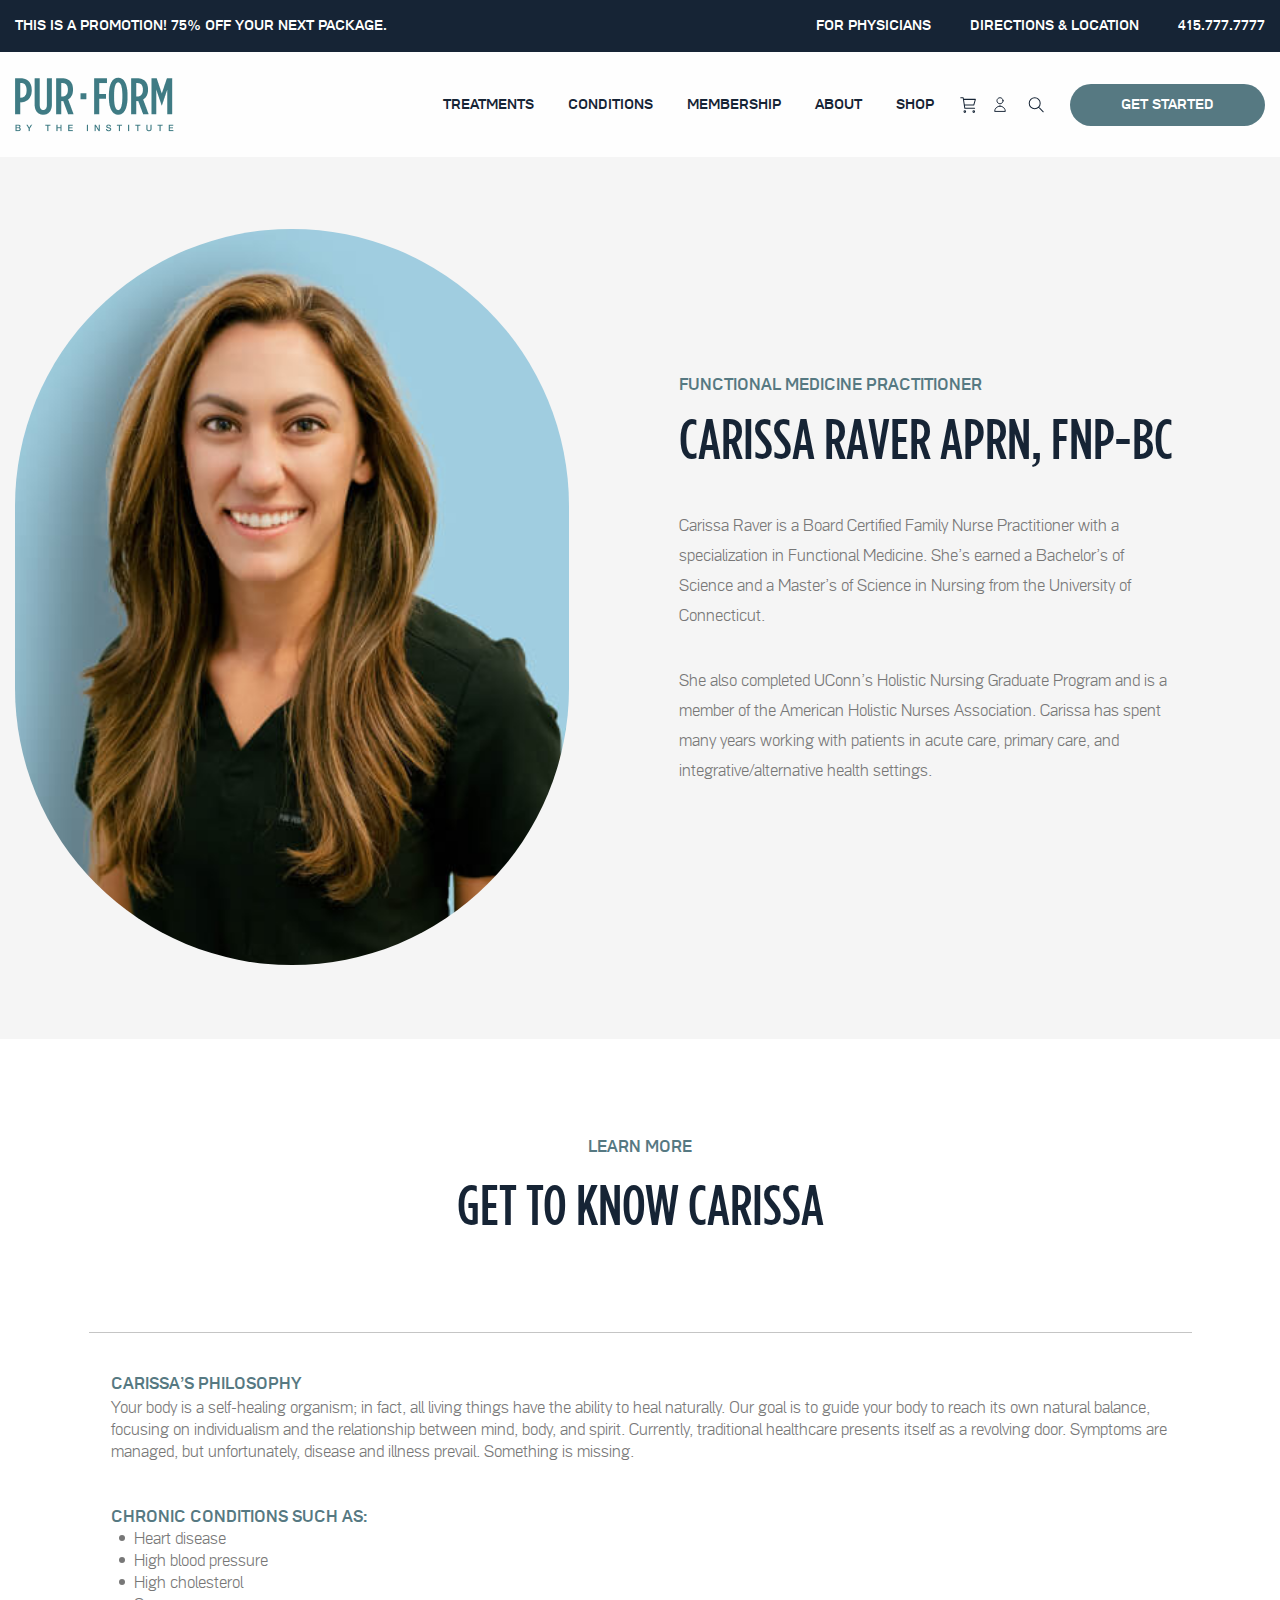
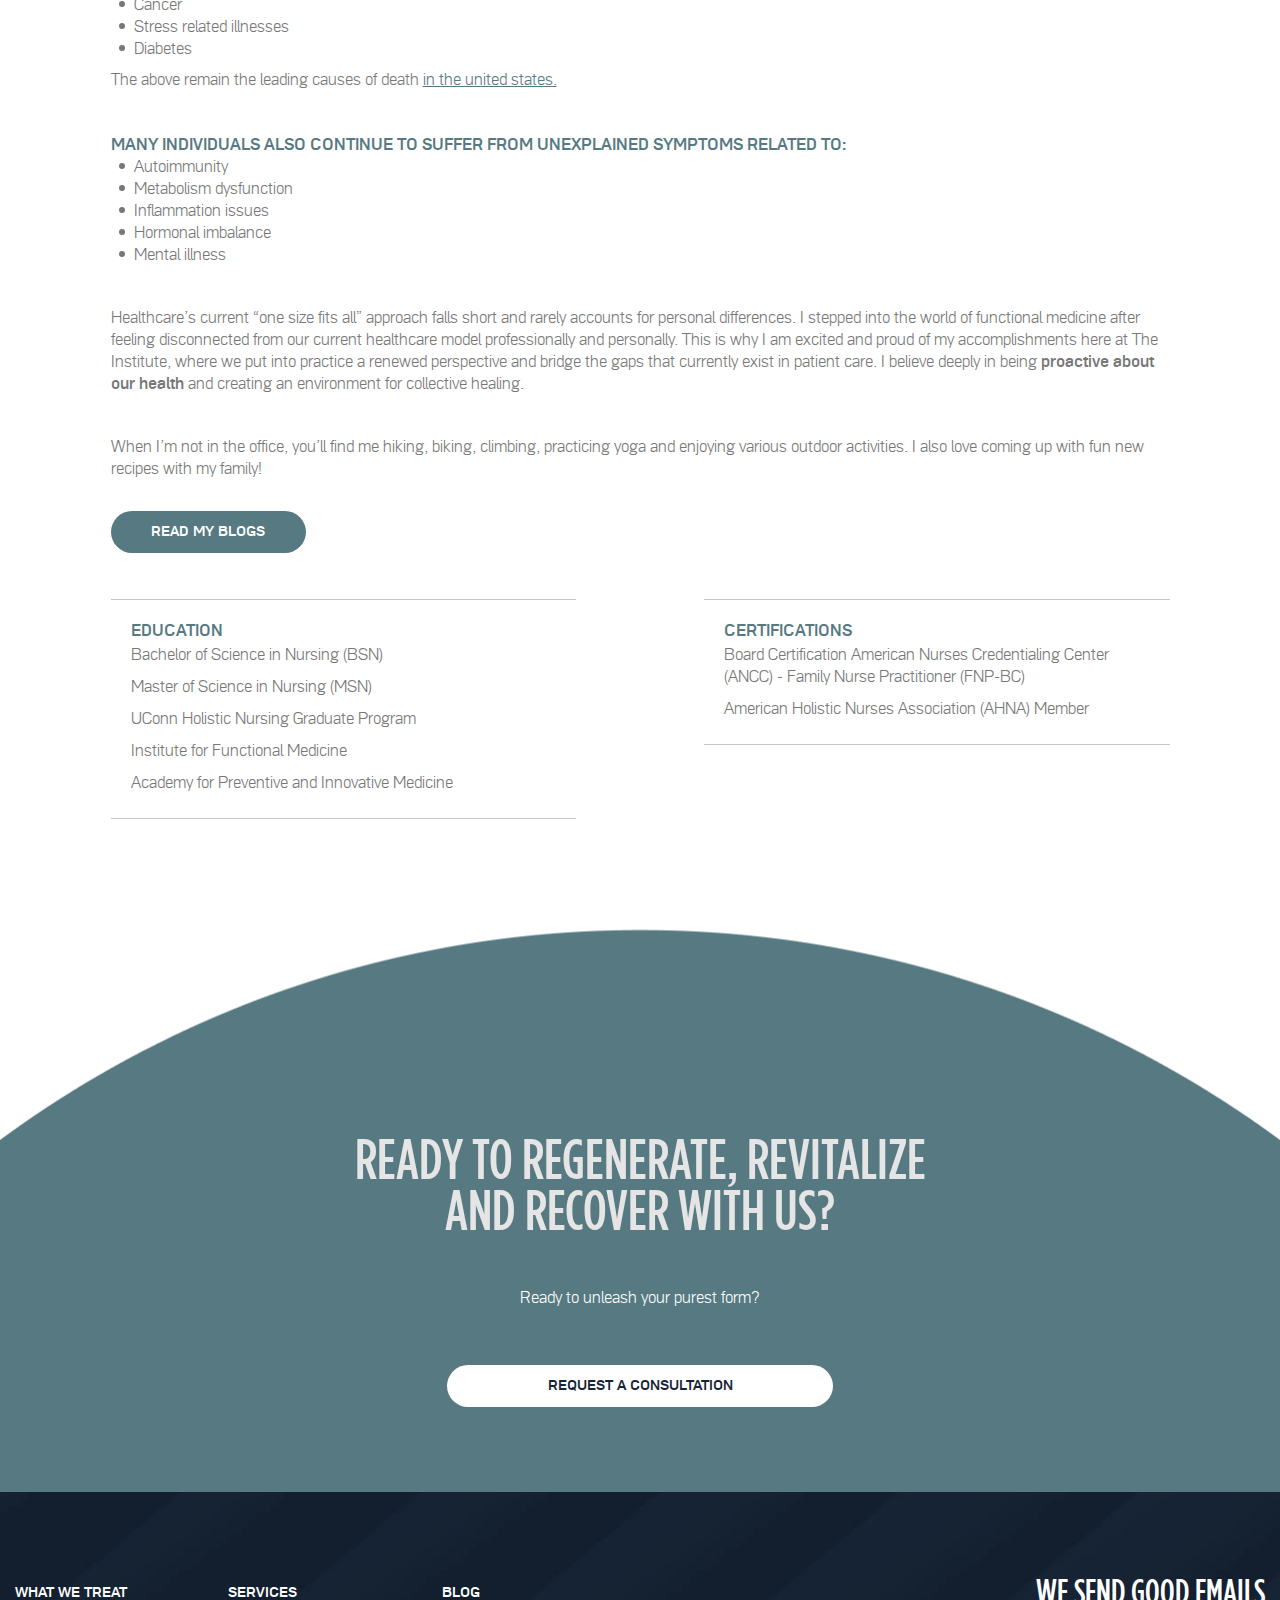
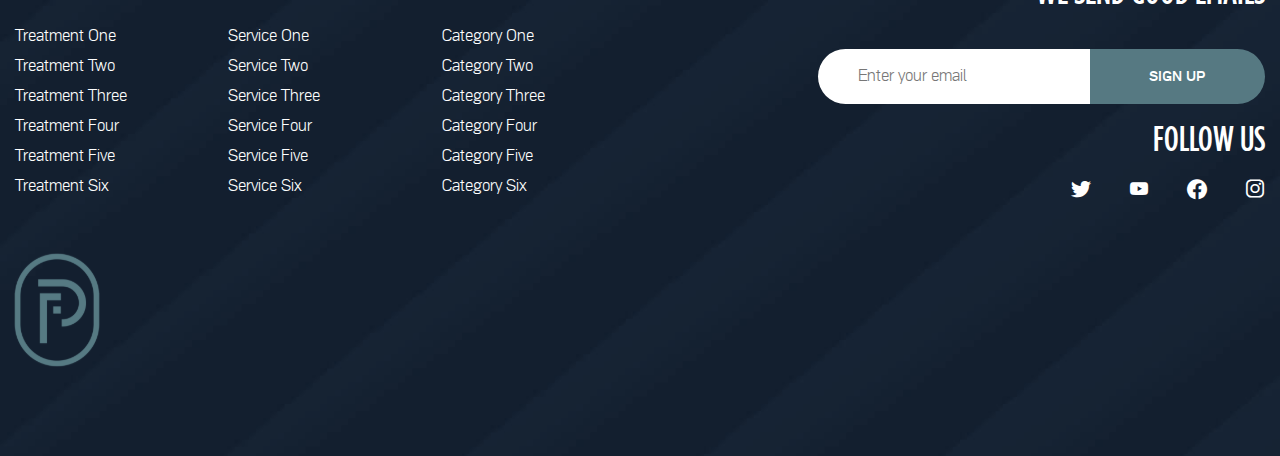
<file: _PurForm/doctor-2.html>
<!DOCTYPE html>
<html lang="ru">

<head>

	<meta charset="utf-8">
	<!-- <base href="/"> -->

	<title>PurForm</title>
	<meta name="description" content="">

	<meta http-equiv="X-UA-Compatible" content="IE=edge">
	<meta name="viewport" content="width=device-width, initial-scale=1, maximum-scale=1">
	
	<!-- Template Basic Images Start -->
	<meta property="og:image" content="path/to/image.jpg">
	<link rel="apple-touch-icon" sizes="180x180" href="img/favicon/apple-touch-icon-180x180.png">
	<link rel="icon" href="img/favicon.ico">
	<!-- Template Basic Images End -->
	
	<!-- Custom Browsers Color Start -->
	<meta name="theme-color" content="#000">
	<!-- Custom Browsers Color End -->

	<link rel="stylesheet" href="css/main.min.css">
	<link rel="stylesheet" href="css/main.css">

</head>

<body>

	<!-- Custom HTML -->
	<div id="wrapper">
		<header id="header">
			<div class="top-bar">
				<div class="info flexbox">
					<p>THIS IS A PROMOTION! 75% OFF YOUR NEXT PACKAGE.</p>
					<ul>
						<li><a href="#">FOR PHYSICIANS</a></li>
						<li><a href="#">DIRECTIONS & LOCATION</a></li>
						<li><a href="#">415.777.7777</a></li>
					</ul>
				</div>
			</div>		
			<div class="header-main">
				<div class="header-info flexbox">
					<strong class="logo"><a href="#">PUR-FORM</a></strong>
					<div class="info flexbox">
						<nav id="nav">
							<a class="mob-btn" href="#"><span>меню</span></a>
							<ul class="nav-menu flexbox">
								<li class="menu-item"><a href="#">TREATMENTS</a></li>
								<li class="menu-item"><a href="#">CONDITIONS</a></li>
								<li class="menu-item"><a href="#">MEMBERSHIP</a></li>
								<li class="menu-item"><a href="#">ABOUT</a></li>
								<li class="menu-item"><a href="#">SHOP</a></li>
							</ul>
						</nav>
						<ul class="header-user-info flexbox">
							<li><a href="#" class="btn-basket">basket</a></li>
							<li><a class="signin" href="#">signin</a></li>
							<li>
								<div class="form-search">
									<a class="form-search-btn" href="#">search</a>
									<div class="search">
										<form action="#">
											<input type="search" name="search" aria-label="search" placeholder="">
											<button class="btn-search" type="submit">search</button>
										</form>
									</div>
								</div>
							</li>
						</ul>
						<div class="wrap-btn">
							<a href="#" class="btn">GET STARTED</a>
						</div>
					</div>
				</div>				
			</div>
		</header>
		<main id="main" role="main">
			<section class="content-section doctor-section">
				<div class="holder">
					<div class="comment-block flexbox">
						<div class="image">
							<img src="img/img-9.jpg" alt="image description">
						</div>
						<div class="text">
							<strong class="top-title">Functional Medicine Practitioner</strong>
							<strong class="h2">Carissa Raver APRN, FNP-BC</strong>
							<p>Carissa Raver is a Board Certified Family Nurse Practitioner with a specialization in Functional Medicine. She’s earned a Bachelor’s of Science and a Master’s of Science in Nursing from the University of Connecticut.</p>
							<p>She also completed UConn’s Holistic Nursing Graduate Program and is a member of the American Holistic Nurses Association. Carissa has spent many years working with patients in acute care, primary care, and integrative/alternative health settings.</p>
						</div>
					</div>
				</div>
			</section>
			<section class="learn-more-section">
				<div class="holder">
					<strong class="top-title">learn more</strong>
					<h2>get to know CARISSA</h2>
					<div class="content-text">
						<h3>CARISSA’S PHILOSOPHY</h3>
						<p>Your body is a self-healing organism; in fact, all living things have the ability to heal naturally. Our goal is to guide your body to reach its own natural balance, focusing on individualism and the relationship between mind, body, and spirit. Currently, traditional healthcare presents itself as a revolving door. Symptoms are managed, but unfortunately, disease and illness prevail. Something is missing.</p>
						<h3>CHRONIC CONDITIONS SUCH AS:</h3>
						<ul class="mark-list">
							<li>Heart disease</li>
							<li>High blood pressure</li>
							<li>High cholesterol</li>
							<li>Cancer</li>
							<li>Stress related illnesses</li>
							<li>Diabetes </li>
						</ul>
						<p>The above remain the leading causes of death <a href="#">in the united states.</a></p>
						<h3>MANY INDIVIDUALS ALSO CONTINUE TO SUFFER FROM UNEXPLAINED SYMPTOMS RELATED TO:</h3>
						<ul class="mark-list">
							<li>Autoimmunity</li>
							<li>Metabolism dysfunction </li>
							<li>Inflammation issues</li>
							<li>Hormonal imbalance</li>
							<li>Mental illness </li>
						</ul>
						<p class="margin">Healthcare’s current “one size fits all” approach falls short and rarely accounts for personal differences. I stepped into the world of functional medicine after feeling disconnected from our current healthcare model professionally and personally. This is why I am excited and proud of my accomplishments here at The Institute, where we put into practice a renewed perspective and bridge the gaps that currently exist in patient care. I believe deeply in being <b>proactive about our health</b> and creating an environment for collective healing.</p>
						<p>When I’m not in the office, you’ll find me hiking, biking, climbing, practicing yoga and enjoying various outdoor activities. I also love coming up with fun new recipes with my family!</p>
						<a href="#" class="btn">READ MY BLOGS</a>
						<div class="column-border-list flexbox">
							<div class="item">
								<div class="text">
									<h3>EDUCATION</h3>
									<ul>
										<li>Bachelor of Science in Nursing (BSN)</li>
										<li>Master of Science in Nursing (MSN)</li>
										<li>UConn Holistic Nursing Graduate Program</li>
										<li>Institute for Functional Medicine</li>
										<li>Academy for Preventive and Innovative Medicine</li>
									</ul>
								</div>
							</div>
							<div class="item">
								<div class="text">
									<h3>CERTIFICATIONS</h3>
									<ul>
										<li>Board Certification American Nurses Credentialing Center (ANCC) - Family Nurse Practitioner (FNP-BC)</li>
										<li>American Holistic Nurses Association (AHNA) Member</li>
									</ul>
								</div>
							</div>
						</div>
					</div>
				</div>
			</section>		
			<section class="consultation-section">
				<div class="holder">
					<h2>Ready to regenerate, revitalize and recover with us?</h2>
					<p>Ready to unleash your purest form?</p>
					<a href="#" class="btn">REQUEST A CONSULTATION</a>
				</div>
			</section>
		</main>
		<footer id="footer">
			<div class="holder">
				<div class="footer-sections flexbox">
					<section>
						<h3>WHAT WE TREAT</h3>
						<ul>
							<li><a href="#">Treatment One</a></li>
							<li><a href="#">Treatment Two</a></li>
							<li><a href="#">Treatment Three</a></li>
							<li><a href="#">Treatment Four</a></li>
							<li><a href="#">Treatment Five</a></li>
							<li><a href="#">Treatment Six</a></li>
						</ul>
					</section>
					<section>
						<h3>SERVICES</h3>
						<ul>
							<li><a href="#">Service One</a></li>
							<li><a href="#">Service Two</a></li>
							<li><a href="#">Service Three</a></li>
							<li><a href="#">Service Four</a></li>
							<li><a href="#">Service Five</a></li>
							<li><a href="#">Service Six</a></li>
						</ul>
					</section>
					<section>
						<h3>BLOG</h3>
						<ul>
							<li><a href="#">Category One</a></li>
							<li><a href="#">Category Two</a></li>
							<li><a href="#">Category Three</a></li>
							<li><a href="#">Category Four</a></li>
							<li><a href="#">Category Five</a></li>
							<li><a href="#">Category Six</a></li>
						</ul>
					</section>
					<section class="contacts-info-section">
						<h3>WE SEND GOOD EMAILS</h3>
						<div class="user-form">
							<form action="#" method="post" id="sendform" enctype="multipart/form-data">
								<div class="wrap-email flexbox">
									<input class="email" type="email" name="email" placeholder="Enter your email">
									<button class="btn" type="submit" value="SIGN UP" name="sendMail">SIGN UP</button>
								</div>
							</form>
						</div>
						<h3>FOLLOW US</h3>
						<ul class="social-networks flexbox">
							<li><a class="icon-twitter" href="#" target="_blank">twitter</a></li>
							<li><a class="icon-youtube" href="#" target="_blank">youtube</a></li>
							<li><a class="icon-facebook" href="#" target="_blank">facebook</a></li>
							<li><a class="icon-instagram" href="#" target="_blank">instagram</a></li>
						</ul>
					</section>
					<section class="logo-section">
						<strong class="logo"><a href="/">PUR-FORM</a></strong>
					</section>
				</div>
			</div>
		</footer>
	</div>
	<script src="js/scripts.min.js"></script>
	<script src="js/slick.js"></script>
</body>
</html>
</file>
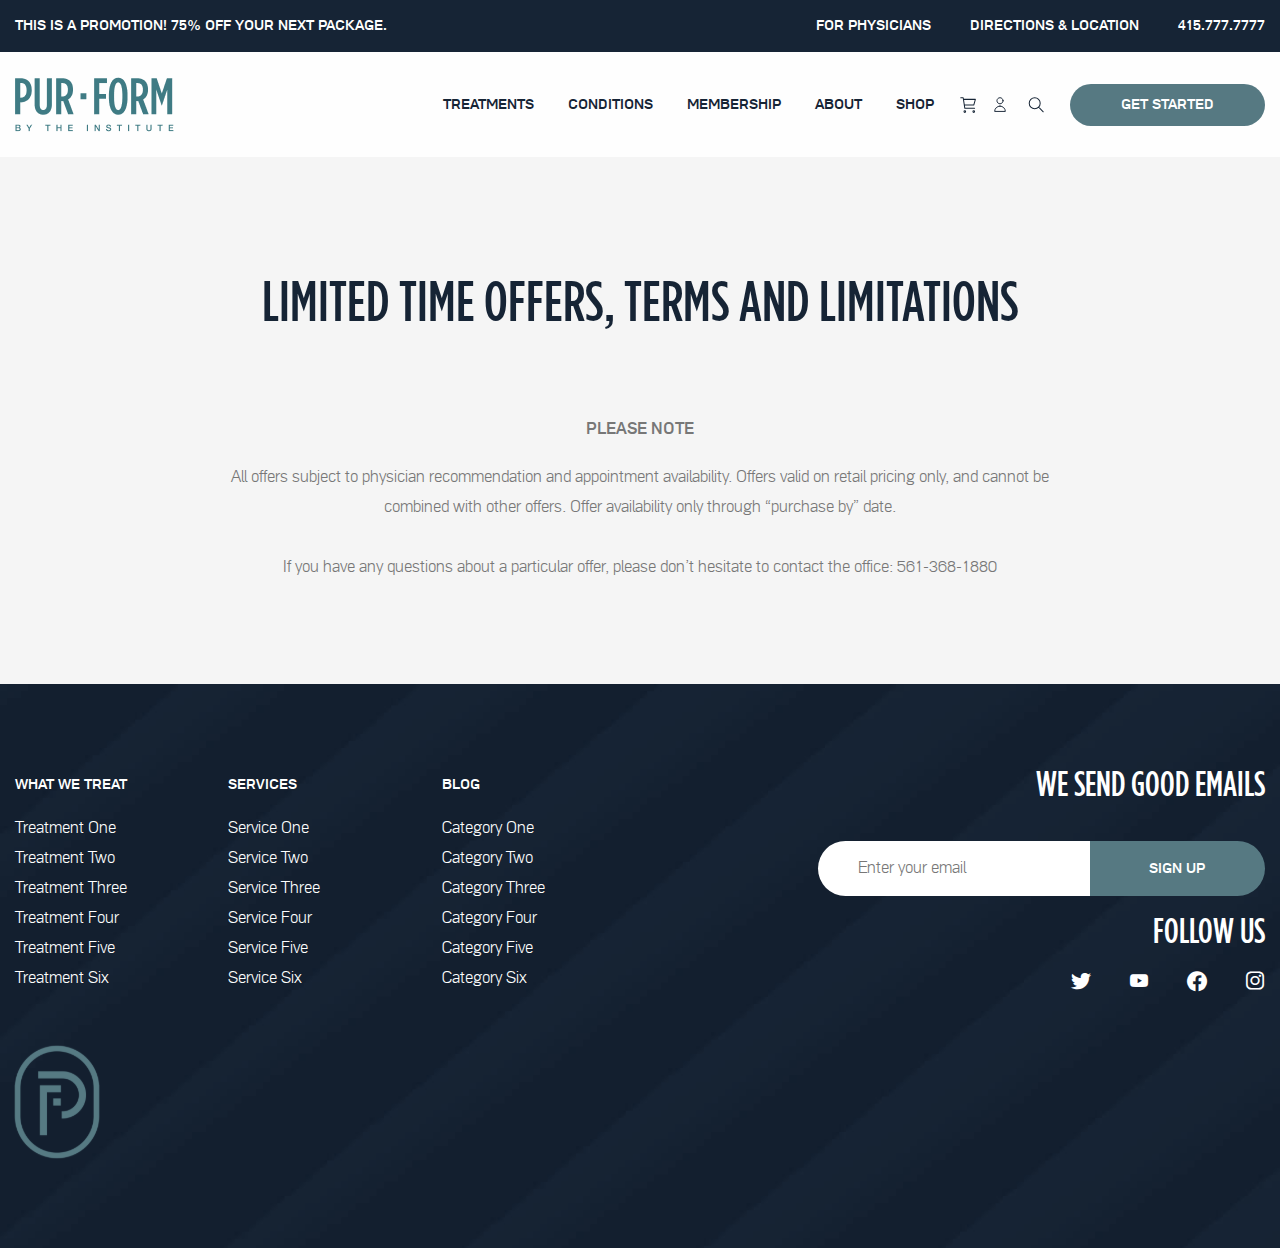
<file: _PurForm/limited-offers.html>
<!DOCTYPE html>
<html lang="ru">

<head>

	<meta charset="utf-8">
	<!-- <base href="/"> -->

	<title>PurForm</title>
	<meta name="description" content="">

	<meta http-equiv="X-UA-Compatible" content="IE=edge">
	<meta name="viewport" content="width=device-width, initial-scale=1, maximum-scale=1">
	
	<!-- Template Basic Images Start -->
	<meta property="og:image" content="path/to/image.jpg">
	<link rel="apple-touch-icon" sizes="180x180" href="img/favicon/apple-touch-icon-180x180.png">
	<link rel="icon" href="img/favicon.ico">
	<!-- Template Basic Images End -->
	
	<!-- Custom Browsers Color Start -->
	<meta name="theme-color" content="#000">
	<!-- Custom Browsers Color End -->

	<link rel="stylesheet" href="css/main.min.css">
	<link rel="stylesheet" href="css/main.css">

</head>

<body>

	<!-- Custom HTML -->
	<div id="wrapper">
		<header id="header">
			<div class="top-bar">
				<div class="info flexbox">
					<p>THIS IS A PROMOTION! 75% OFF YOUR NEXT PACKAGE.</p>
					<ul>
						<li><a href="#">FOR PHYSICIANS</a></li>
						<li><a href="#">DIRECTIONS & LOCATION</a></li>
						<li><a href="#">415.777.7777</a></li>
					</ul>
				</div>
			</div>		
			<div class="header-main">
				<div class="header-info flexbox">
					<strong class="logo"><a href="#">PUR-FORM</a></strong>
					<div class="info flexbox">
						<nav id="nav">
							<a class="mob-btn" href="#"><span>меню</span></a>
							<ul class="nav-menu flexbox">
								<li class="menu-item"><a href="#">TREATMENTS</a></li>
								<li class="menu-item"><a href="#">CONDITIONS</a></li>
								<li class="menu-item"><a href="#">MEMBERSHIP</a></li>
								<li class="menu-item"><a href="#">ABOUT</a></li>
								<li class="menu-item"><a href="#">SHOP</a></li>
							</ul>
						</nav>
						<ul class="header-user-info flexbox">
							<li><a href="#" class="btn-basket">basket</a></li>
							<li><a class="signin" href="#">signin</a></li>
							<li>
								<div class="form-search">
									<a class="form-search-btn" href="#">search</a>
									<div class="search">
										<form action="#">
											<input type="search" name="search" aria-label="search" placeholder="">
											<button class="btn-search" type="submit">search</button>
										</form>
									</div>
								</div>
							</li>
						</ul>
						<div class="wrap-btn">
							<a href="#" class="btn">GET STARTED</a>
						</div>
					</div>
				</div>				
			</div>
		</header>
		<main id="main" role="main">
			<section class="content-section limited-offers-page short-page">
				<div class="holder">
					<h1>LIMITED TIME OFFERS, TERMS AND LIMITATIONS</h1>
					<strong class="title">PLEASE NOTE</strong>
					<p>All offers subject to physician recommendation and appointment availability. Offers valid on retail pricing only, and cannot be combined with other offers. Offer availability only through “purchase by” date.</p>
					<p>If you have any questions about a particular offer, please don’t hesitate to contact the office: 561-368-1880</p>
				</div>
			</section>
		</main>
		<footer id="footer">
			<div class="holder">
				<div class="footer-sections flexbox">
					<section>
						<h3>WHAT WE TREAT</h3>
						<ul>
							<li><a href="#">Treatment One</a></li>
							<li><a href="#">Treatment Two</a></li>
							<li><a href="#">Treatment Three</a></li>
							<li><a href="#">Treatment Four</a></li>
							<li><a href="#">Treatment Five</a></li>
							<li><a href="#">Treatment Six</a></li>
						</ul>
					</section>
					<section>
						<h3>SERVICES</h3>
						<ul>
							<li><a href="#">Service One</a></li>
							<li><a href="#">Service Two</a></li>
							<li><a href="#">Service Three</a></li>
							<li><a href="#">Service Four</a></li>
							<li><a href="#">Service Five</a></li>
							<li><a href="#">Service Six</a></li>
						</ul>
					</section>
					<section>
						<h3>BLOG</h3>
						<ul>
							<li><a href="#">Category One</a></li>
							<li><a href="#">Category Two</a></li>
							<li><a href="#">Category Three</a></li>
							<li><a href="#">Category Four</a></li>
							<li><a href="#">Category Five</a></li>
							<li><a href="#">Category Six</a></li>
						</ul>
					</section>
					<section class="contacts-info-section">
						<h3>WE SEND GOOD EMAILS</h3>
						<div class="user-form">
							<form action="#" method="post" id="sendform" enctype="multipart/form-data">
								<div class="wrap-email flexbox">
									<input class="email" type="email" name="email" placeholder="Enter your email">
									<button class="btn" type="submit" value="SIGN UP" name="sendMail">SIGN UP</button>
								</div>
							</form>
						</div>
						<h3>FOLLOW US</h3>
						<ul class="social-networks flexbox">
							<li><a class="icon-twitter" href="#" target="_blank">twitter</a></li>
							<li><a class="icon-youtube" href="#" target="_blank">youtube</a></li>
							<li><a class="icon-facebook" href="#" target="_blank">facebook</a></li>
							<li><a class="icon-instagram" href="#" target="_blank">instagram</a></li>
						</ul>
					</section>
					<section class="logo-section">
						<strong class="logo"><a href="/">PUR-FORM</a></strong>
					</section>
				</div>
			</div>
		</footer>
	</div>
	<script src="js/scripts.min.js"></script>
	<script src="js/slick.js"></script>
</body>
</html>
</file>
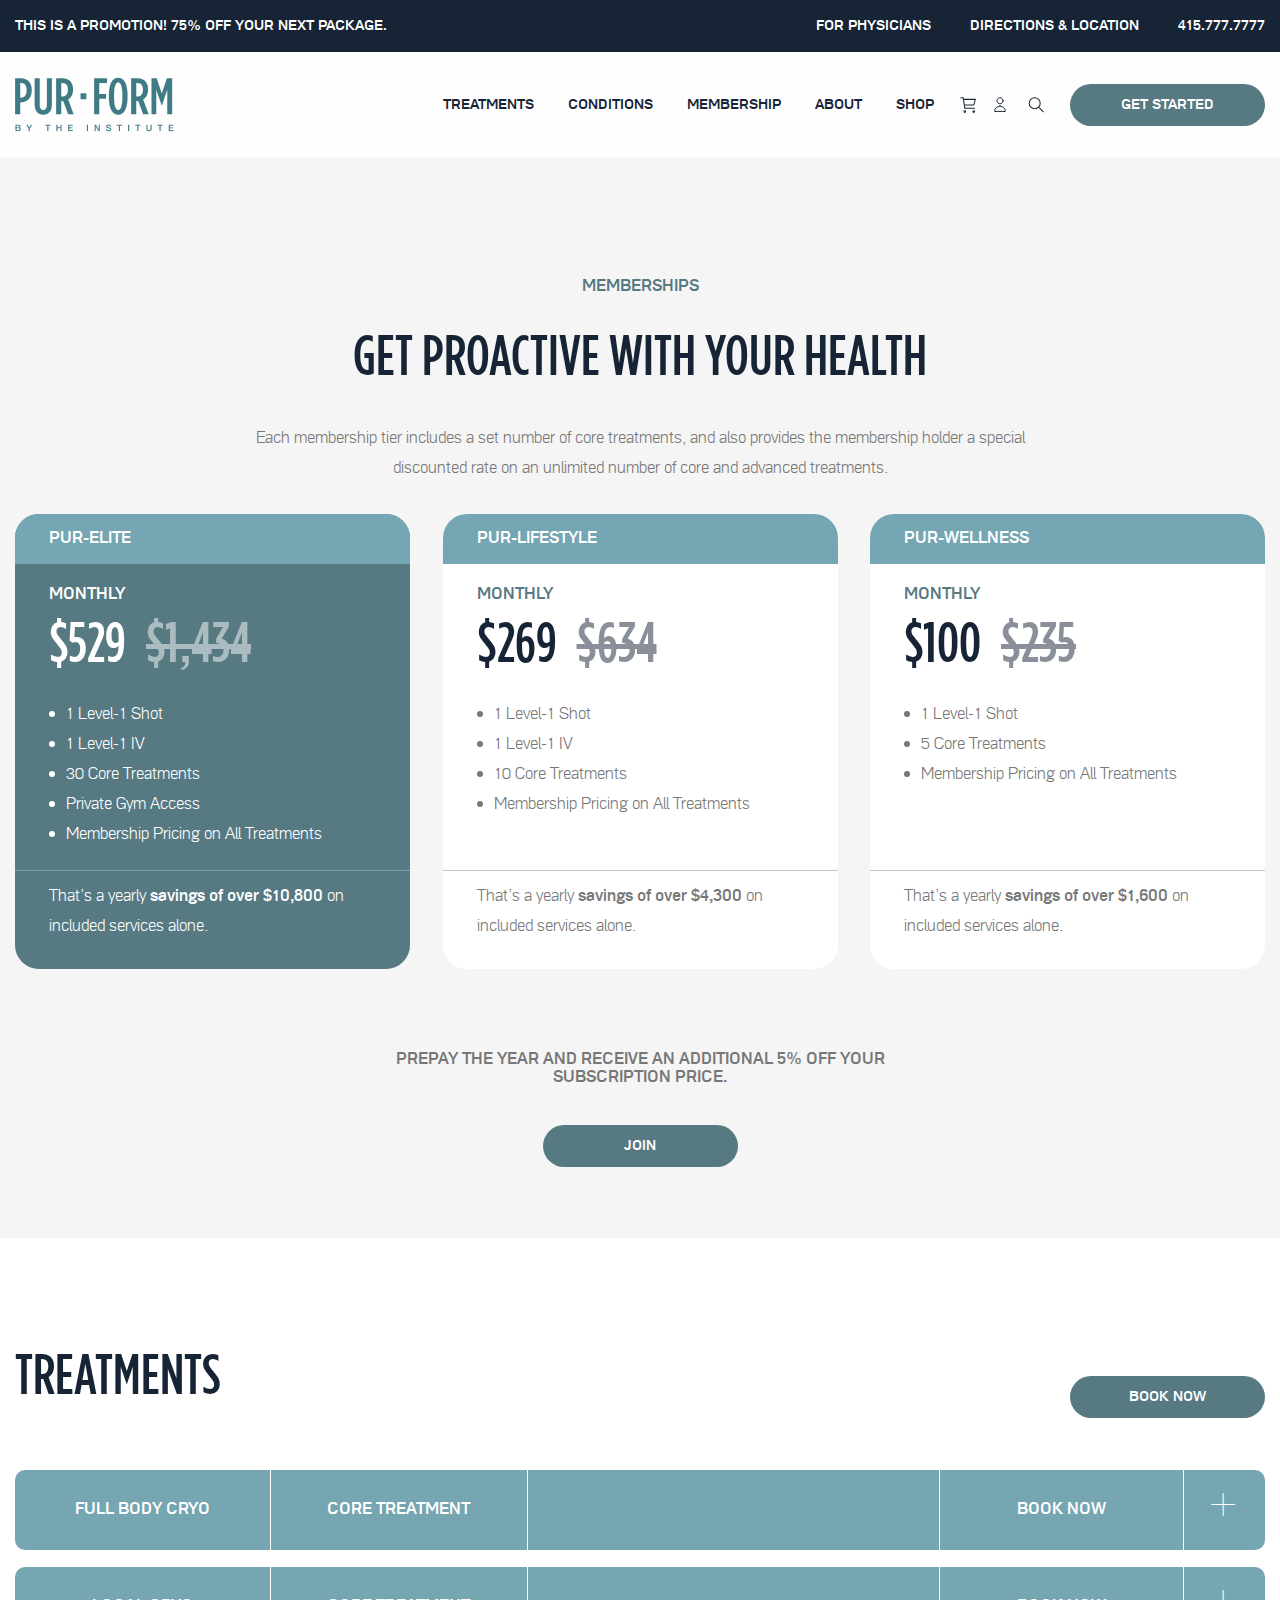
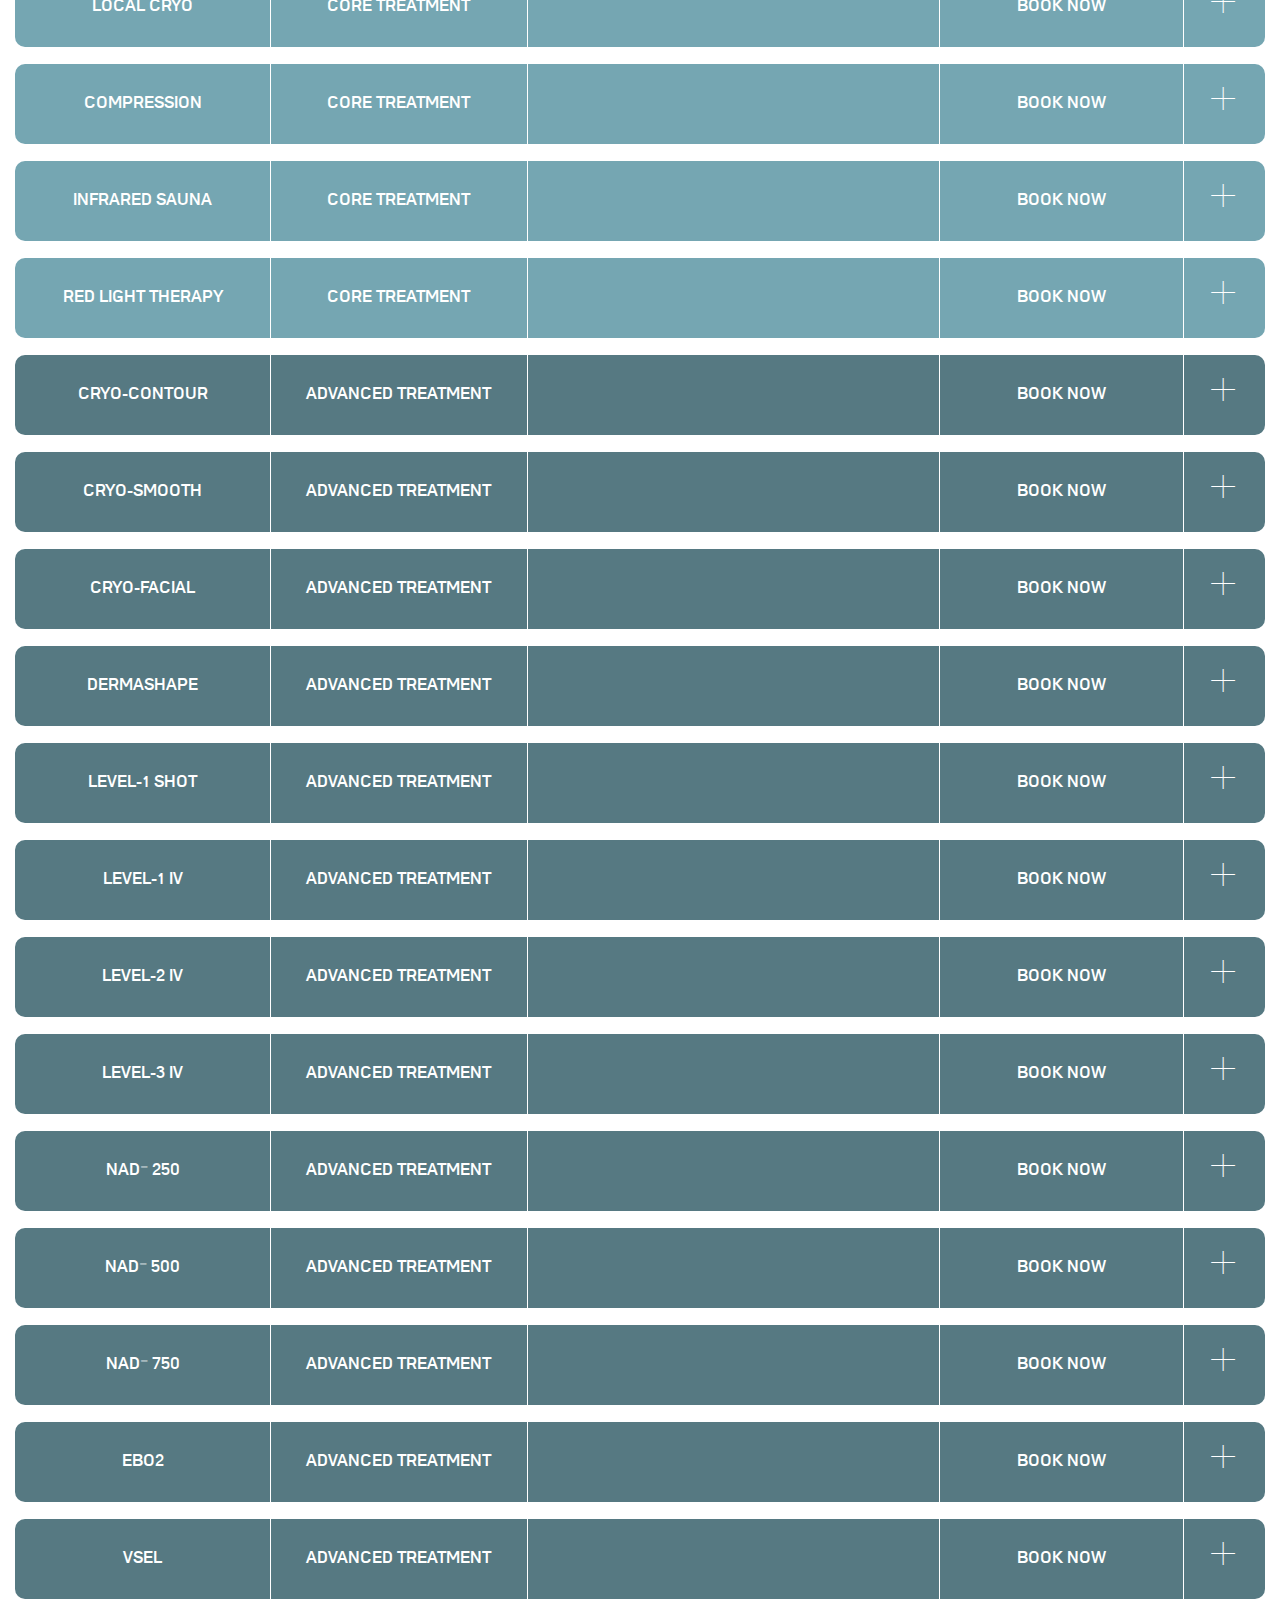
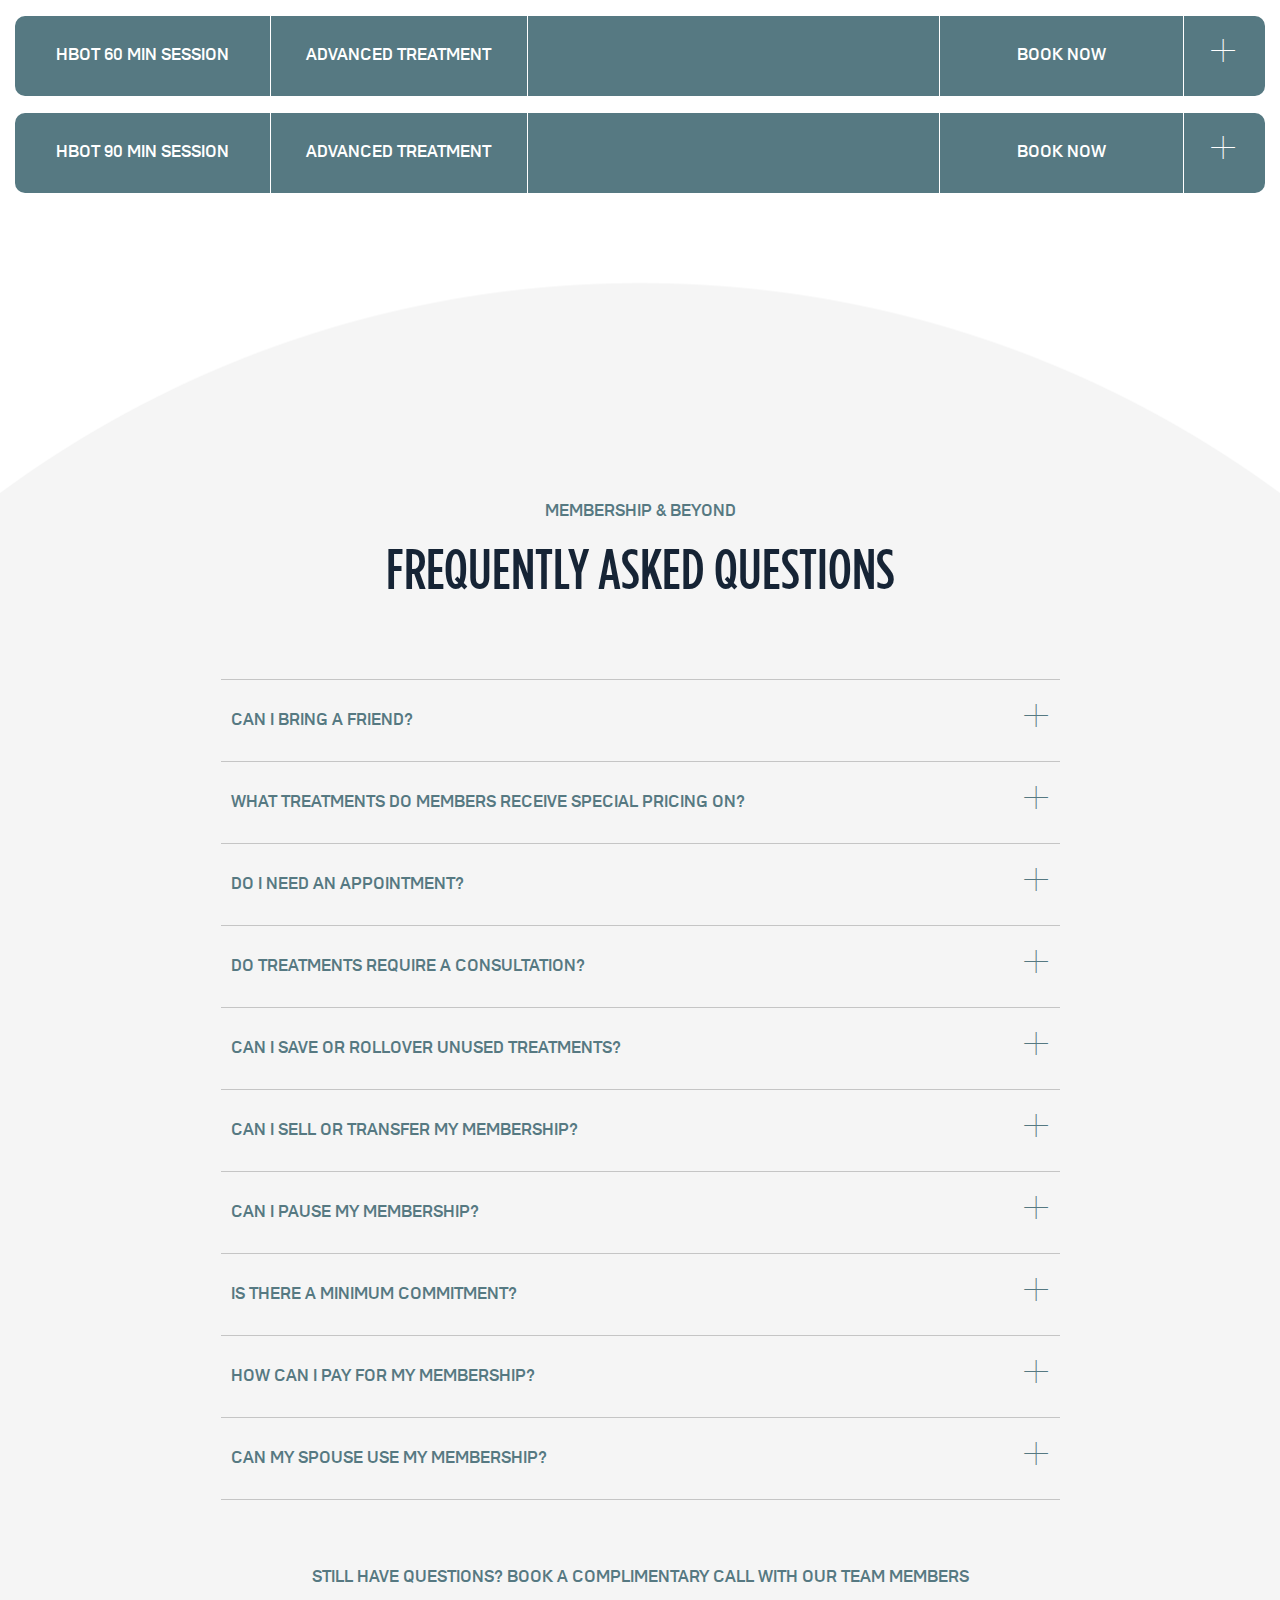
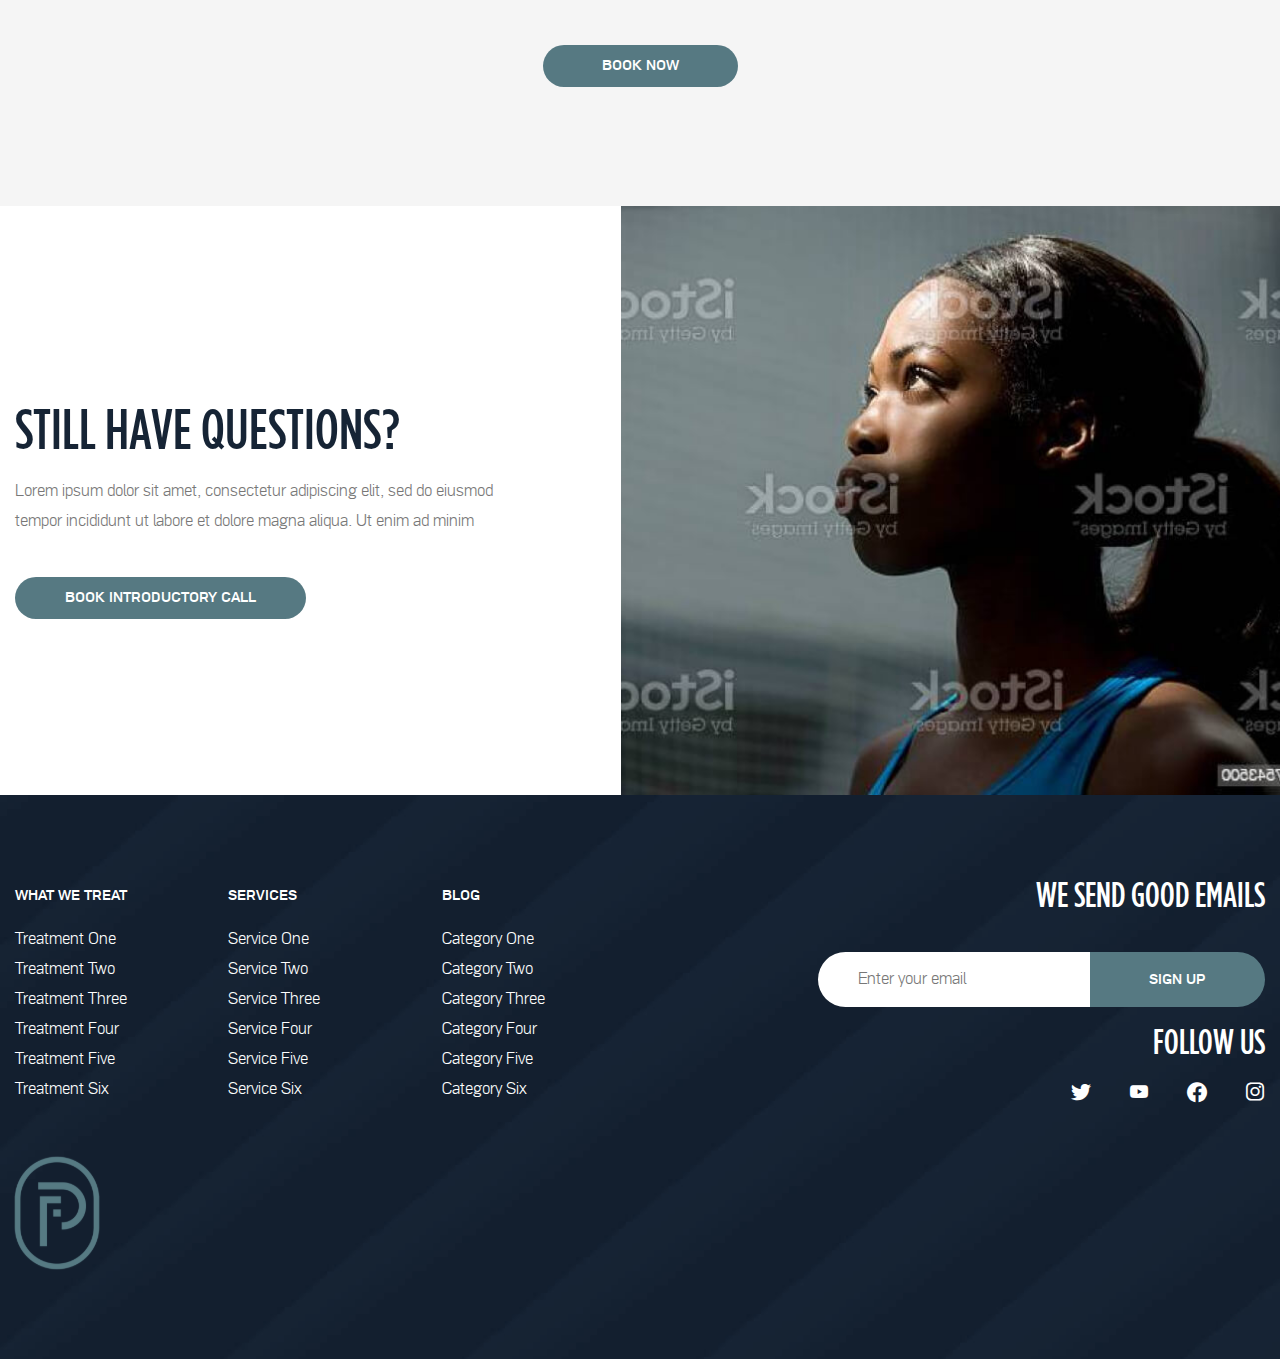
<file: _PurForm/membership.html>
<!DOCTYPE html>
<html lang="ru">

<head>

	<meta charset="utf-8">
	<!-- <base href="/"> -->

	<title>PurForm</title>
	<meta name="description" content="">

	<meta http-equiv="X-UA-Compatible" content="IE=edge">
	<meta name="viewport" content="width=device-width, initial-scale=1, maximum-scale=1">
	
	<!-- Template Basic Images Start -->
	<meta property="og:image" content="path/to/image.jpg">
	<link rel="apple-touch-icon" sizes="180x180" href="img/favicon/apple-touch-icon-180x180.png">
	<link rel="icon" href="img/favicon.ico">
	<!-- Template Basic Images End -->
	
	<!-- Custom Browsers Color Start -->
	<meta name="theme-color" content="#000">
	<!-- Custom Browsers Color End -->

	<link rel="stylesheet" href="css/main.min.css">
	<link rel="stylesheet" href="css/main.css">

</head>

<body>

	<!-- Custom HTML -->
	<div id="wrapper">
		<header id="header">
			<div class="top-bar">
				<div class="info flexbox">
					<p>THIS IS A PROMOTION! 75% OFF YOUR NEXT PACKAGE.</p>
					<ul>
						<li><a href="#">FOR PHYSICIANS</a></li>
						<li><a href="#">DIRECTIONS & LOCATION</a></li>
						<li><a href="#">415.777.7777</a></li>
					</ul>
				</div>
			</div>		
			<div class="header-main">
				<div class="header-info flexbox">
					<strong class="logo"><a href="#">PUR-FORM</a></strong>
					<div class="info flexbox">
						<nav id="nav">
							<a class="mob-btn" href="#"><span>меню</span></a>
							<ul class="nav-menu flexbox">
								<li class="menu-item"><a href="#">TREATMENTS</a></li>
								<li class="menu-item"><a href="#">CONDITIONS</a></li>
								<li class="menu-item"><a href="#">MEMBERSHIP</a></li>
								<li class="menu-item"><a href="#">ABOUT</a></li>
								<li class="menu-item"><a href="#">SHOP</a></li>
							</ul>
						</nav>
						<ul class="header-user-info flexbox">
							<li><a href="#" class="btn-basket">basket</a></li>
							<li><a class="signin" href="#">signin</a></li>
							<li>
								<div class="form-search">
									<a class="form-search-btn" href="#">search</a>
									<div class="search">
										<form action="#">
											<input type="search" name="search" aria-label="search" placeholder="">
											<button class="btn-search" type="submit">search</button>
										</form>
									</div>
								</div>
							</li>
						</ul>
						<div class="wrap-btn">
							<a href="#" class="btn">GET STARTED</a>
						</div>
					</div>
				</div>				
			</div>
		</header>
		<main id="main" role="main">
			<section class="content-section">
				<div class="holder">
					<strong class="top-title">memberships</strong>
					<h1>GET PROACTIVE WITH YOUR HEALTH</h1>
					<p class="short-text no-mobile">Each membership tier includes a set number of core treatments, and also provides the membership holder a special discounted rate on an unlimited number of core and advanced treatments.</p>
					<div class="services-price flexbox">
						<a class="box dark" href="#">
							<div class="box-top">
								<strong class="title">pur-ELITE</strong>
							</div>
							<div class="box-content">
								<strong class="title">MONTHLY</strong>
								<div class="price">
									<div class="new">$529</div>
									<div class="old">$1,434</div>
								</div>
								<ul class="list-mark">
									<li>1 Level-1 Shot</li>
									<li>1 Level-1 IV</li>
									<li>30 Core Treatments</li>
									<li>Private Gym Access</li>
									<li>Membership Pricing on All Treatments</li>
								</ul>
							</div>
							<div class="box-bottom">
								<p>That’s a yearly <b>savings of over $10,800</b> on included services alone.</p>
							</div>
						</a>
						<a class="box" href="#">
							<div class="box-top">
								<strong class="title">PUR-LIFESTYLE</strong>
							</div>
							<div class="box-content">
								<strong class="title">MONTHLY</strong>
								<div class="price">
									<div class="new">$269</div>
									<div class="old">$634</div>
								</div>
								<ul class="list-mark">
									<li>1 Level-1 Shot</li>
									<li>1 Level-1 IV</li>
									<li>10 Core Treatments</li>
									<li>Membership Pricing on All Treatments</li>
								</ul>
							</div>
							<div class="box-bottom">
								<p>That’s a yearly <b>savings of over $4,300</b> on included services alone.</p>
							</div>
						</a>
						<a class="box" href="#">
							<div class="box-top">
								<strong class="title">PUR-WELLNESS</strong>
							</div>
							<div class="box-content">
								<strong class="title">MONTHLY</strong>
								<div class="price">
									<div class="new">$100</div>
									<div class="old">$235</div>
								</div>
								<ul class="list-mark">
									<li>1 Level-1 Shot</li>
									<li>5 Core Treatments</li>
									<li>Membership Pricing on All Treatments</li>
								</ul>
							</div>
							<div class="box-bottom">
								<p>That’s a yearly <b>savings of over $1,600</b> on included services alone.</p>
							</div>
						</a>
					</div>
					<div class="content-text">
						<p class="text-uppercase">Prepay the year and receive an additional 5% off your subscription price.</p>
						<a href="#" class="btn">JOIN</a>
					</div>
				</div>
			</section>
			<section class="accordion-info-section">
				<div class="holder">
					<h2>TREATMENTS</h2>
					<div class="view-more">
						<a href="#" class="btn">BOOK NOW</a>
					</div>
					<ul class="accordion accordion-info">
						<li class="core">
							<a href="#" class="opener">
								<span class="accordion-info-list">
									<span class="item">FULL BODY CRYO</span>
									<span class="item">CORE TREATMENT</span>
									<span class="item">empty</span>
									<span class="item">BOOK NOW</span>
								</span>
							</a>
							<div class="accordion-slide">
								<strong class="title">DURATION: 25 MIN</strong>
								<p>Lorem ipsum dolor sit amet, consectetur adipiscing elit, sed do eiusmod tempor incididunt ut labore et dolore magna This explains what the program is all about. Lorem ipsum dolor sit amet, consectetur adipiscing elit, sed do eiusmod tempor incididunt ut labore et dolore magna aliqua. Ut enim ad minim veniam, quis nostrud exercitation ullamco laboris nisi ut aliquip ex ea commodo consequat.</p>
								<div class="price">
									<div class="item">
										<strong class="title">RETAIL PRICE</strong>
										<p>$40 per session</p>
									</div>
									<div class="item">
										<strong class="title">MEMBER PRICE</strong>
										<p>$26 per session</p>
									</div>
									<div class="item">
										<strong class="title">MEMBER SAVINGS</strong>
										<p>35%</p>
									</div>
								</div>
							</div>
						</li>
						<li class="core">
							<a href="#" class="opener">
								<span class="accordion-info-list">
									<span class="item">LOCAL CRYO</span>
									<span class="item">CORE TREATMENT</span>
									<span class="item">empty</span>
									<span class="item">BOOK NOW</span>
								</span>
							</a>
							<div class="accordion-slide">
								<strong class="title">DURATION: 25 MIN</strong>
								<p>Lorem ipsum dolor sit amet, consectetur adipiscing elit, sed do eiusmod tempor incididunt ut labore et dolore magna This explains what the program is all about. Lorem ipsum dolor sit amet, consectetur adipiscing elit, sed do eiusmod tempor incididunt ut labore et dolore magna aliqua. Ut enim ad minim veniam, quis nostrud exercitation ullamco laboris nisi ut aliquip ex ea commodo consequat.</p>
								<div class="price">
									<div class="item">
										<strong class="title">RETAIL PRICE</strong>
										<p>$40 per session</p>
									</div>
									<div class="item">
										<strong class="title">MEMBER PRICE</strong>
										<p>$26 per session</p>
									</div>
									<div class="item">
										<strong class="title">MEMBER SAVINGS</strong>
										<p>35%</p>
									</div>
								</div>
							</div>
						</li>
						<li class="core">
							<a href="#" class="opener">
								<span class="accordion-info-list">
									<span class="item">COMPRESSION</span>
									<span class="item">CORE TREATMENT</span>
									<span class="item">empty</span>
									<span class="item">BOOK NOW</span>
								</span>
							</a>
							<div class="accordion-slide">
								<strong class="title">DURATION: 25 MIN</strong>
								<p>Lorem ipsum dolor sit amet, consectetur adipiscing elit, sed do eiusmod tempor incididunt ut labore et dolore magna This explains what the program is all about. Lorem ipsum dolor sit amet, consectetur adipiscing elit, sed do eiusmod tempor incididunt ut labore et dolore magna aliqua. Ut enim ad minim veniam, quis nostrud exercitation ullamco laboris nisi ut aliquip ex ea commodo consequat.</p>
								<div class="price">
									<div class="item">
										<strong class="title">RETAIL PRICE</strong>
										<p>$40 per session</p>
									</div>
									<div class="item">
										<strong class="title">MEMBER PRICE</strong>
										<p>$26 per session</p>
									</div>
									<div class="item">
										<strong class="title">MEMBER SAVINGS</strong>
										<p>35%</p>
									</div>
								</div>
							</div>
						</li>
						<li class="core">
							<a href="#" class="opener">
								<span class="accordion-info-list">
									<span class="item">INFRARED SAUNA</span>
									<span class="item">CORE TREATMENT</span>
									<span class="item">empty</span>
									<span class="item">BOOK NOW</span>
								</span>
							</a>
							<div class="accordion-slide">
								<strong class="title">DURATION: 25 MIN</strong>
								<p>Lorem ipsum dolor sit amet, consectetur adipiscing elit, sed do eiusmod tempor incididunt ut labore et dolore magna This explains what the program is all about. Lorem ipsum dolor sit amet, consectetur adipiscing elit, sed do eiusmod tempor incididunt ut labore et dolore magna aliqua. Ut enim ad minim veniam, quis nostrud exercitation ullamco laboris nisi ut aliquip ex ea commodo consequat.</p>
								<div class="price">
									<div class="item">
										<strong class="title">RETAIL PRICE</strong>
										<p>$40 per session</p>
									</div>
									<div class="item">
										<strong class="title">MEMBER PRICE</strong>
										<p>$26 per session</p>
									</div>
									<div class="item">
										<strong class="title">MEMBER SAVINGS</strong>
										<p>35%</p>
									</div>
								</div>
							</div>
						</li>
						<li class="core">
							<a href="#" class="opener">
								<span class="accordion-info-list">
									<span class="item">RED LIGHT THERAPY</span>
									<span class="item">CORE TREATMENT</span>
									<span class="item">empty</span>
									<span class="item">BOOK NOW</span>
								</span>
							</a>
							<div class="accordion-slide">
								<strong class="title">DURATION: 25 MIN</strong>
								<p>Lorem ipsum dolor sit amet, consectetur adipiscing elit, sed do eiusmod tempor incididunt ut labore et dolore magna This explains what the program is all about. Lorem ipsum dolor sit amet, consectetur adipiscing elit, sed do eiusmod tempor incididunt ut labore et dolore magna aliqua. Ut enim ad minim veniam, quis nostrud exercitation ullamco laboris nisi ut aliquip ex ea commodo consequat.</p>
								<div class="price">
									<div class="item">
										<strong class="title">RETAIL PRICE</strong>
										<p>$40 per session</p>
									</div>
									<div class="item">
										<strong class="title">MEMBER PRICE</strong>
										<p>$26 per session</p>
									</div>
									<div class="item">
										<strong class="title">MEMBER SAVINGS</strong>
										<p>35%</p>
									</div>
								</div>
							</div>
						</li>
						<li>
							<a href="#" class="opener">
								<span class="accordion-info-list">
									<span class="item">CRYO-CONTOUR</span>
									<span class="item">ADVANCED TREATMENT</span>
									<span class="item">empty</span>
									<span class="item">BOOK NOW</span>
								</span>
							</a>
							<div class="accordion-slide">
								<strong class="title">DURATION: 25 MIN</strong>
								<p>Lorem ipsum dolor sit amet, consectetur adipiscing elit, sed do eiusmod tempor incididunt ut labore et dolore magna This explains what the program is all about. Lorem ipsum dolor sit amet, consectetur adipiscing elit, sed do eiusmod tempor incididunt ut labore et dolore magna aliqua. Ut enim ad minim veniam, quis nostrud exercitation ullamco laboris nisi ut aliquip ex ea commodo consequat.</p>
								<div class="price">
									<div class="item">
										<strong class="title">RETAIL PRICE</strong>
										<p>$40 per session</p>
									</div>
									<div class="item">
										<strong class="title">MEMBER PRICE</strong>
										<p>$26 per session</p>
									</div>
									<div class="item">
										<strong class="title">MEMBER SAVINGS</strong>
										<p>35%</p>
									</div>
								</div>
							</div>
						</li>
						<li>
							<a href="#" class="opener">
								<span class="accordion-info-list">
									<span class="item">CRYO-SMOOTH</span>
									<span class="item">ADVANCED TREATMENT</span>
									<span class="item">empty</span>
									<span class="item">BOOK NOW</span>
								</span>
							</a>
							<div class="accordion-slide">
								<strong class="title">DURATION: 25 MIN</strong>
								<p>Lorem ipsum dolor sit amet, consectetur adipiscing elit, sed do eiusmod tempor incididunt ut labore et dolore magna This explains what the program is all about. Lorem ipsum dolor sit amet, consectetur adipiscing elit, sed do eiusmod tempor incididunt ut labore et dolore magna aliqua. Ut enim ad minim veniam, quis nostrud exercitation ullamco laboris nisi ut aliquip ex ea commodo consequat.</p>
								<div class="price">
									<div class="item">
										<strong class="title">RETAIL PRICE</strong>
										<p>$40 per session</p>
									</div>
									<div class="item">
										<strong class="title">MEMBER PRICE</strong>
										<p>$26 per session</p>
									</div>
									<div class="item">
										<strong class="title">MEMBER SAVINGS</strong>
										<p>35%</p>
									</div>
								</div>
							</div>
						</li>
						<li>
							<a href="#" class="opener">
								<span class="accordion-info-list">
									<span class="item">CRYO-FACIAL</span>
									<span class="item">ADVANCED TREATMENT</span>
									<span class="item">empty</span>
									<span class="item">BOOK NOW</span>
								</span>
							</a>
							<div class="accordion-slide">
								<strong class="title">DURATION: 25 MIN</strong>
								<p>Lorem ipsum dolor sit amet, consectetur adipiscing elit, sed do eiusmod tempor incididunt ut labore et dolore magna This explains what the program is all about. Lorem ipsum dolor sit amet, consectetur adipiscing elit, sed do eiusmod tempor incididunt ut labore et dolore magna aliqua. Ut enim ad minim veniam, quis nostrud exercitation ullamco laboris nisi ut aliquip ex ea commodo consequat.</p>
								<div class="price">
									<div class="item">
										<strong class="title">RETAIL PRICE</strong>
										<p>$40 per session</p>
									</div>
									<div class="item">
										<strong class="title">MEMBER PRICE</strong>
										<p>$26 per session</p>
									</div>
									<div class="item">
										<strong class="title">MEMBER SAVINGS</strong>
										<p>35%</p>
									</div>
								</div>
							</div>
						</li>
						<li>
							<a href="#" class="opener">
								<span class="accordion-info-list">
									<span class="item">DERMASHAPE</span>
									<span class="item">ADVANCED TREATMENT</span>
									<span class="item">empty</span>
									<span class="item">BOOK NOW</span>
								</span>
							</a>
							<div class="accordion-slide">
								<strong class="title">DURATION: 25 MIN</strong>
								<p>Lorem ipsum dolor sit amet, consectetur adipiscing elit, sed do eiusmod tempor incididunt ut labore et dolore magna This explains what the program is all about. Lorem ipsum dolor sit amet, consectetur adipiscing elit, sed do eiusmod tempor incididunt ut labore et dolore magna aliqua. Ut enim ad minim veniam, quis nostrud exercitation ullamco laboris nisi ut aliquip ex ea commodo consequat.</p>
								<div class="price">
									<div class="item">
										<strong class="title">RETAIL PRICE</strong>
										<p>$40 per session</p>
									</div>
									<div class="item">
										<strong class="title">MEMBER PRICE</strong>
										<p>$26 per session</p>
									</div>
									<div class="item">
										<strong class="title">MEMBER SAVINGS</strong>
										<p>35%</p>
									</div>
								</div>
							</div>
						</li>
						<li>
							<a href="#" class="opener">
								<span class="accordion-info-list">
									<span class="item">LEVEL-1 SHOT</span>
									<span class="item">ADVANCED TREATMENT</span>
									<span class="item">empty</span>
									<span class="item">BOOK NOW</span>
								</span>
							</a>
							<div class="accordion-slide">
								<strong class="title">DURATION: 25 MIN</strong>
								<p>Lorem ipsum dolor sit amet, consectetur adipiscing elit, sed do eiusmod tempor incididunt ut labore et dolore magna This explains what the program is all about. Lorem ipsum dolor sit amet, consectetur adipiscing elit, sed do eiusmod tempor incididunt ut labore et dolore magna aliqua. Ut enim ad minim veniam, quis nostrud exercitation ullamco laboris nisi ut aliquip ex ea commodo consequat.</p>
								<div class="price">
									<div class="item">
										<strong class="title">RETAIL PRICE</strong>
										<p>$40 per session</p>
									</div>
									<div class="item">
										<strong class="title">MEMBER PRICE</strong>
										<p>$26 per session</p>
									</div>
									<div class="item">
										<strong class="title">MEMBER SAVINGS</strong>
										<p>35%</p>
									</div>
								</div>
							</div>
						</li>
						<li>
							<a href="#" class="opener">
								<span class="accordion-info-list">
									<span class="item">LEVEL-1 IV</span>
									<span class="item">ADVANCED TREATMENT</span>
									<span class="item">empty</span>
									<span class="item">BOOK NOW</span>
								</span>
							</a>
							<div class="accordion-slide">
								<strong class="title">DURATION: 25 MIN</strong>
								<p>Lorem ipsum dolor sit amet, consectetur adipiscing elit, sed do eiusmod tempor incididunt ut labore et dolore magna This explains what the program is all about. Lorem ipsum dolor sit amet, consectetur adipiscing elit, sed do eiusmod tempor incididunt ut labore et dolore magna aliqua. Ut enim ad minim veniam, quis nostrud exercitation ullamco laboris nisi ut aliquip ex ea commodo consequat.</p>
								<div class="price">
									<div class="item">
										<strong class="title">RETAIL PRICE</strong>
										<p>$40 per session</p>
									</div>
									<div class="item">
										<strong class="title">MEMBER PRICE</strong>
										<p>$26 per session</p>
									</div>
									<div class="item">
										<strong class="title">MEMBER SAVINGS</strong>
										<p>35%</p>
									</div>
								</div>
							</div>
						</li>
						<li>
							<a href="#" class="opener">
								<span class="accordion-info-list">
									<span class="item">LEVEL-2 IV</span>
									<span class="item">ADVANCED TREATMENT</span>
									<span class="item">empty</span>
									<span class="item">BOOK NOW</span>
								</span>
							</a>
							<div class="accordion-slide">
								<strong class="title">DURATION: 25 MIN</strong>
								<p>Lorem ipsum dolor sit amet, consectetur adipiscing elit, sed do eiusmod tempor incididunt ut labore et dolore magna This explains what the program is all about. Lorem ipsum dolor sit amet, consectetur adipiscing elit, sed do eiusmod tempor incididunt ut labore et dolore magna aliqua. Ut enim ad minim veniam, quis nostrud exercitation ullamco laboris nisi ut aliquip ex ea commodo consequat.</p>
								<div class="price">
									<div class="item">
										<strong class="title">RETAIL PRICE</strong>
										<p>$40 per session</p>
									</div>
									<div class="item">
										<strong class="title">MEMBER PRICE</strong>
										<p>$26 per session</p>
									</div>
									<div class="item">
										<strong class="title">MEMBER SAVINGS</strong>
										<p>35%</p>
									</div>
								</div>
							</div>
						</li>
						<li>
							<a href="#" class="opener">
								<span class="accordion-info-list">
									<span class="item">LEVEL-3 IV</span>
									<span class="item">ADVANCED TREATMENT</span>
									<span class="item">empty</span>
									<span class="item">BOOK NOW</span>
								</span>
							</a>
							<div class="accordion-slide">
								<strong class="title">DURATION: 25 MIN</strong>
								<p>Lorem ipsum dolor sit amet, consectetur adipiscing elit, sed do eiusmod tempor incididunt ut labore et dolore magna This explains what the program is all about. Lorem ipsum dolor sit amet, consectetur adipiscing elit, sed do eiusmod tempor incididunt ut labore et dolore magna aliqua. Ut enim ad minim veniam, quis nostrud exercitation ullamco laboris nisi ut aliquip ex ea commodo consequat.</p>
								<div class="price">
									<div class="item">
										<strong class="title">RETAIL PRICE</strong>
										<p>$40 per session</p>
									</div>
									<div class="item">
										<strong class="title">MEMBER PRICE</strong>
										<p>$26 per session</p>
									</div>
									<div class="item">
										<strong class="title">MEMBER SAVINGS</strong>
										<p>35%</p>
									</div>
								</div>
							</div>
						</li>
						<li>
							<a href="#" class="opener">
								<span class="accordion-info-list">
									<span class="item">NAD⁻ 250</span>
									<span class="item">ADVANCED TREATMENT</span>
									<span class="item">empty</span>
									<span class="item">BOOK NOW</span>
								</span>
							</a>
							<div class="accordion-slide">
								<strong class="title">DURATION: 25 MIN</strong>
								<p>Lorem ipsum dolor sit amet, consectetur adipiscing elit, sed do eiusmod tempor incididunt ut labore et dolore magna This explains what the program is all about. Lorem ipsum dolor sit amet, consectetur adipiscing elit, sed do eiusmod tempor incididunt ut labore et dolore magna aliqua. Ut enim ad minim veniam, quis nostrud exercitation ullamco laboris nisi ut aliquip ex ea commodo consequat.</p>
								<div class="price">
									<div class="item">
										<strong class="title">RETAIL PRICE</strong>
										<p>$40 per session</p>
									</div>
									<div class="item">
										<strong class="title">MEMBER PRICE</strong>
										<p>$26 per session</p>
									</div>
									<div class="item">
										<strong class="title">MEMBER SAVINGS</strong>
										<p>35%</p>
									</div>
								</div>
							</div>
						</li>
						<li>
							<a href="#" class="opener">
								<span class="accordion-info-list">
									<span class="item">NAD⁻ 500</span>
									<span class="item">ADVANCED TREATMENT</span>
									<span class="item">empty</span>
									<span class="item">BOOK NOW</span>
								</span>
							</a>
							<div class="accordion-slide">
								<strong class="title">DURATION: 25 MIN</strong>
								<p>Lorem ipsum dolor sit amet, consectetur adipiscing elit, sed do eiusmod tempor incididunt ut labore et dolore magna This explains what the program is all about. Lorem ipsum dolor sit amet, consectetur adipiscing elit, sed do eiusmod tempor incididunt ut labore et dolore magna aliqua. Ut enim ad minim veniam, quis nostrud exercitation ullamco laboris nisi ut aliquip ex ea commodo consequat.</p>
								<div class="price">
									<div class="item">
										<strong class="title">RETAIL PRICE</strong>
										<p>$40 per session</p>
									</div>
									<div class="item">
										<strong class="title">MEMBER PRICE</strong>
										<p>$26 per session</p>
									</div>
									<div class="item">
										<strong class="title">MEMBER SAVINGS</strong>
										<p>35%</p>
									</div>
								</div>
							</div>
						</li>
						<li>
							<a href="#" class="opener">
								<span class="accordion-info-list">
									<span class="item">NAD⁻ 750</span>
									<span class="item">ADVANCED TREATMENT</span>
									<span class="item">empty</span>
									<span class="item">BOOK NOW</span>
								</span>
							</a>
							<div class="accordion-slide">
								<strong class="title">DURATION: 25 MIN</strong>
								<p>Lorem ipsum dolor sit amet, consectetur adipiscing elit, sed do eiusmod tempor incididunt ut labore et dolore magna This explains what the program is all about. Lorem ipsum dolor sit amet, consectetur adipiscing elit, sed do eiusmod tempor incididunt ut labore et dolore magna aliqua. Ut enim ad minim veniam, quis nostrud exercitation ullamco laboris nisi ut aliquip ex ea commodo consequat.</p>
								<div class="price">
									<div class="item">
										<strong class="title">RETAIL PRICE</strong>
										<p>$40 per session</p>
									</div>
									<div class="item">
										<strong class="title">MEMBER PRICE</strong>
										<p>$26 per session</p>
									</div>
									<div class="item">
										<strong class="title">MEMBER SAVINGS</strong>
										<p>35%</p>
									</div>
								</div>
							</div>
						</li>
						<li>
							<a href="#" class="opener">
								<span class="accordion-info-list">
									<span class="item">EBO2</span>
									<span class="item">ADVANCED TREATMENT</span>
									<span class="item">empty</span>
									<span class="item">BOOK NOW</span>
								</span>
							</a>
							<div class="accordion-slide">
								<strong class="title">DURATION: 25 MIN</strong>
								<p>Lorem ipsum dolor sit amet, consectetur adipiscing elit, sed do eiusmod tempor incididunt ut labore et dolore magna This explains what the program is all about. Lorem ipsum dolor sit amet, consectetur adipiscing elit, sed do eiusmod tempor incididunt ut labore et dolore magna aliqua. Ut enim ad minim veniam, quis nostrud exercitation ullamco laboris nisi ut aliquip ex ea commodo consequat.</p>
								<div class="price">
									<div class="item">
										<strong class="title">RETAIL PRICE</strong>
										<p>$40 per session</p>
									</div>
									<div class="item">
										<strong class="title">MEMBER PRICE</strong>
										<p>$26 per session</p>
									</div>
									<div class="item">
										<strong class="title">MEMBER SAVINGS</strong>
										<p>35%</p>
									</div>
								</div>
							</div>
						</li>
						<li>
							<a href="#" class="opener">
								<span class="accordion-info-list">
									<span class="item">VSEL</span>
									<span class="item">ADVANCED TREATMENT</span>
									<span class="item">empty</span>
									<span class="item">BOOK NOW</span>
								</span>
							</a>
							<div class="accordion-slide">
								<strong class="title">DURATION: 25 MIN</strong>
								<p>Lorem ipsum dolor sit amet, consectetur adipiscing elit, sed do eiusmod tempor incididunt ut labore et dolore magna This explains what the program is all about. Lorem ipsum dolor sit amet, consectetur adipiscing elit, sed do eiusmod tempor incididunt ut labore et dolore magna aliqua. Ut enim ad minim veniam, quis nostrud exercitation ullamco laboris nisi ut aliquip ex ea commodo consequat.</p>
								<div class="price">
									<div class="item">
										<strong class="title">RETAIL PRICE</strong>
										<p>$40 per session</p>
									</div>
									<div class="item">
										<strong class="title">MEMBER PRICE</strong>
										<p>$26 per session</p>
									</div>
									<div class="item">
										<strong class="title">MEMBER SAVINGS</strong>
										<p>35%</p>
									</div>
								</div>
							</div>
						</li>
						<li>
							<a href="#" class="opener">
								<span class="accordion-info-list">
									<span class="item">HBOT 60 MIN SESSION</span>
									<span class="item">ADVANCED TREATMENT</span>
									<span class="item">empty</span>
									<span class="item">BOOK NOW</span>
								</span>
							</a>
							<div class="accordion-slide">
								<strong class="title">DURATION: 25 MIN</strong>
								<p>Lorem ipsum dolor sit amet, consectetur adipiscing elit, sed do eiusmod tempor incididunt ut labore et dolore magna This explains what the program is all about. Lorem ipsum dolor sit amet, consectetur adipiscing elit, sed do eiusmod tempor incididunt ut labore et dolore magna aliqua. Ut enim ad minim veniam, quis nostrud exercitation ullamco laboris nisi ut aliquip ex ea commodo consequat.</p>
								<div class="price">
									<div class="item">
										<strong class="title">RETAIL PRICE</strong>
										<p>$40 per session</p>
									</div>
									<div class="item">
										<strong class="title">MEMBER PRICE</strong>
										<p>$26 per session</p>
									</div>
									<div class="item">
										<strong class="title">MEMBER SAVINGS</strong>
										<p>35%</p>
									</div>
								</div>
							</div>
						</li>
						<li>
							<a href="#" class="opener">
								<span class="accordion-info-list">
									<span class="item">HBOT 90 MIN SESSION</span>
									<span class="item">ADVANCED TREATMENT</span>
									<span class="item">empty</span>
									<span class="item">BOOK NOW</span>
								</span>
							</a>
							<div class="accordion-slide">
								<strong class="title">DURATION: 25 MIN</strong>
								<p>Lorem ipsum dolor sit amet, consectetur adipiscing elit, sed do eiusmod tempor incididunt ut labore et dolore magna This explains what the program is all about. Lorem ipsum dolor sit amet, consectetur adipiscing elit, sed do eiusmod tempor incididunt ut labore et dolore magna aliqua. Ut enim ad minim veniam, quis nostrud exercitation ullamco laboris nisi ut aliquip ex ea commodo consequat.</p>
								<div class="price">
									<div class="item">
										<strong class="title">RETAIL PRICE</strong>
										<p>$40 per session</p>
									</div>
									<div class="item">
										<strong class="title">MEMBER PRICE</strong>
										<p>$26 per session</p>
									</div>
									<div class="item">
										<strong class="title">MEMBER SAVINGS</strong>
										<p>35%</p>
									</div>
								</div>
							</div>
						</li>
					</ul>
					<ul class="accordion accordion-info mobile">
						<li class="core">
							<a href="#" class="opener">FULL BODY CRYO</a>
							<div class="accordion-slide">
								<div class="info">
									<div class="item">
										<strong class="title">CORE TREATMENT</strong>
									</div>
									<div class="item">
										<strong class="title">DURATION: 25 MIN</strong>
										<p>Lorem ipsum dolor sit amet, consectetur adipiscing elit, sed do eiusmod tempor incididunt ut labore et dolore magna This explains what the program is all about. Lorem ipsum dolor sit amet, consectetur adipiscing elit, sed do eiusmod tempor incididunt ut labore et dolore magna aliqua. Ut enim ad minim veniam, quis nostrud exercitation ullamco laboris nisi ut aliquip ex ea commodo consequat.</p>
									</div>
									<div class="item">
										<div class="price">
											<div class="item">
												<strong class="title">RETAIL PRICE</strong>
												<p>$40 per session</p>
											</div>
											<div class="item">
												<strong class="title">MEMBER PRICE</strong>
												<p>$26 per session</p>
											</div>
											<div class="item">
												<strong class="title">MEMBER SAVINGS</strong>
												<p>35%</p>
											</div>
										</div>
									</div>
									<div class="item">
										<strong class="title">BOOK NOW</strong>
									</div>
								</div>							
							</div>
						</li>
						<li class="core">
							<a href="#" class="opener">LOCAL CRYO</a>
							<div class="accordion-slide">
								<div class="info">
									<div class="item">
										<strong class="title">CORE TREATMENT</strong>
									</div>
									<div class="item">
										<strong class="title">DURATION: 25 MIN</strong>
										<p>Lorem ipsum dolor sit amet, consectetur adipiscing elit, sed do eiusmod tempor incididunt ut labore et dolore magna This explains what the program is all about. Lorem ipsum dolor sit amet, consectetur adipiscing elit, sed do eiusmod tempor incididunt ut labore et dolore magna aliqua. Ut enim ad minim veniam, quis nostrud exercitation ullamco laboris nisi ut aliquip ex ea commodo consequat.</p>
									</div>
									<div class="item">
										<div class="price">
											<div class="item">
												<strong class="title">RETAIL PRICE</strong>
												<p>$40 per session</p>
											</div>
											<div class="item">
												<strong class="title">MEMBER PRICE</strong>
												<p>$26 per session</p>
											</div>
											<div class="item">
												<strong class="title">MEMBER SAVINGS</strong>
												<p>35%</p>
											</div>
										</div>
									</div>
									<div class="item">
										<strong class="title">BOOK NOW</strong>
									</div>
								</div>							
							</div>
						</li>
						<li class="core">
							<a href="#" class="opener">COMPRESSION</a>
							<div class="accordion-slide">
								<div class="info">
									<div class="item">
										<strong class="title">CORE TREATMENT</strong>
									</div>
									<div class="item">
										<strong class="title">DURATION: 25 MIN</strong>
										<p>Lorem ipsum dolor sit amet, consectetur adipiscing elit, sed do eiusmod tempor incididunt ut labore et dolore magna This explains what the program is all about. Lorem ipsum dolor sit amet, consectetur adipiscing elit, sed do eiusmod tempor incididunt ut labore et dolore magna aliqua. Ut enim ad minim veniam, quis nostrud exercitation ullamco laboris nisi ut aliquip ex ea commodo consequat.</p>
									</div>
									<div class="item">
										<div class="price">
											<div class="item">
												<strong class="title">RETAIL PRICE</strong>
												<p>$40 per session</p>
											</div>
											<div class="item">
												<strong class="title">MEMBER PRICE</strong>
												<p>$26 per session</p>
											</div>
											<div class="item">
												<strong class="title">MEMBER SAVINGS</strong>
												<p>35%</p>
											</div>
										</div>
									</div>
									<div class="item">
										<strong class="title">BOOK NOW</strong>
									</div>
								</div>							
							</div>
						</li>
						<li class="core">
							<a href="#" class="opener">INFRARED SAUNA</a>
							<div class="accordion-slide">
								<div class="info">
									<div class="item">
										<strong class="title">CORE TREATMENT</strong>
									</div>
									<div class="item">
										<strong class="title">DURATION: 25 MIN</strong>
										<p>Lorem ipsum dolor sit amet, consectetur adipiscing elit, sed do eiusmod tempor incididunt ut labore et dolore magna This explains what the program is all about. Lorem ipsum dolor sit amet, consectetur adipiscing elit, sed do eiusmod tempor incididunt ut labore et dolore magna aliqua. Ut enim ad minim veniam, quis nostrud exercitation ullamco laboris nisi ut aliquip ex ea commodo consequat.</p>
									</div>
									<div class="item">
										<div class="price">
											<div class="item">
												<strong class="title">RETAIL PRICE</strong>
												<p>$40 per session</p>
											</div>
											<div class="item">
												<strong class="title">MEMBER PRICE</strong>
												<p>$26 per session</p>
											</div>
											<div class="item">
												<strong class="title">MEMBER SAVINGS</strong>
												<p>35%</p>
											</div>
										</div>
									</div>
									<div class="item">
										<strong class="title">BOOK NOW</strong>
									</div>
								</div>							
							</div>
						</li>
						<li class="core">
							<a href="#" class="opener">RED LIGHT THERAPY</a>
							<div class="accordion-slide">
								<div class="info">
									<div class="item">
										<strong class="title">CORE TREATMENT</strong>
									</div>
									<div class="item">
										<strong class="title">DURATION: 25 MIN</strong>
										<p>Lorem ipsum dolor sit amet, consectetur adipiscing elit, sed do eiusmod tempor incididunt ut labore et dolore magna This explains what the program is all about. Lorem ipsum dolor sit amet, consectetur adipiscing elit, sed do eiusmod tempor incididunt ut labore et dolore magna aliqua. Ut enim ad minim veniam, quis nostrud exercitation ullamco laboris nisi ut aliquip ex ea commodo consequat.</p>
									</div>
									<div class="item">
										<div class="price">
											<div class="item">
												<strong class="title">RETAIL PRICE</strong>
												<p>$40 per session</p>
											</div>
											<div class="item">
												<strong class="title">MEMBER PRICE</strong>
												<p>$26 per session</p>
											</div>
											<div class="item">
												<strong class="title">MEMBER SAVINGS</strong>
												<p>35%</p>
											</div>
										</div>
									</div>
									<div class="item">
										<strong class="title">BOOK NOW</strong>
									</div>
								</div>							
							</div>
						</li>
						<li>
							<a href="#" class="opener">CRYO-CONTOUR</a>
							<div class="accordion-slide">
								<div class="info">
									<div class="item">
										<strong class="title">ADVANCED TREATMENT</strong>
									</div>
									<div class="item">
										<strong class="title">DURATION: 25 MIN</strong>
										<p>Lorem ipsum dolor sit amet, consectetur adipiscing elit, sed do eiusmod tempor incididunt ut labore et dolore magna This explains what the program is all about. Lorem ipsum dolor sit amet, consectetur adipiscing elit, sed do eiusmod tempor incididunt ut labore et dolore magna aliqua. Ut enim ad minim veniam, quis nostrud exercitation ullamco laboris nisi ut aliquip ex ea commodo consequat.</p>
									</div>
									<div class="item">
										<div class="price">
											<div class="item">
												<strong class="title">RETAIL PRICE</strong>
												<p>$40 per session</p>
											</div>
											<div class="item">
												<strong class="title">MEMBER PRICE</strong>
												<p>$26 per session</p>
											</div>
											<div class="item">
												<strong class="title">MEMBER SAVINGS</strong>
												<p>35%</p>
											</div>
										</div>
									</div>
									<div class="item">
										<strong class="title">BOOK NOW</strong>
									</div>
								</div>							
							</div>
						</li>
						<li>
							<a href="#" class="opener">CRYO-SMOOTH</a>
							<div class="accordion-slide">
								<div class="info">
									<div class="item">
										<strong class="title">ADVANCED TREATMENT</strong>
									</div>
									<div class="item">
										<strong class="title">DURATION: 25 MIN</strong>
										<p>Lorem ipsum dolor sit amet, consectetur adipiscing elit, sed do eiusmod tempor incididunt ut labore et dolore magna This explains what the program is all about. Lorem ipsum dolor sit amet, consectetur adipiscing elit, sed do eiusmod tempor incididunt ut labore et dolore magna aliqua. Ut enim ad minim veniam, quis nostrud exercitation ullamco laboris nisi ut aliquip ex ea commodo consequat.</p>
									</div>
									<div class="item">
										<div class="price">
											<div class="item">
												<strong class="title">RETAIL PRICE</strong>
												<p>$40 per session</p>
											</div>
											<div class="item">
												<strong class="title">MEMBER PRICE</strong>
												<p>$26 per session</p>
											</div>
											<div class="item">
												<strong class="title">MEMBER SAVINGS</strong>
												<p>35%</p>
											</div>
										</div>
									</div>
									<div class="item">
										<strong class="title">BOOK NOW</strong>
									</div>
								</div>							
							</div>
						</li>
						<li>
							<a href="#" class="opener">CRYO-FACIAL</a>
							<div class="accordion-slide">
								<div class="info">
									<div class="item">
										<strong class="title">ADVANCED TREATMENT</strong>
									</div>
									<div class="item">
										<strong class="title">DURATION: 25 MIN</strong>
										<p>Lorem ipsum dolor sit amet, consectetur adipiscing elit, sed do eiusmod tempor incididunt ut labore et dolore magna This explains what the program is all about. Lorem ipsum dolor sit amet, consectetur adipiscing elit, sed do eiusmod tempor incididunt ut labore et dolore magna aliqua. Ut enim ad minim veniam, quis nostrud exercitation ullamco laboris nisi ut aliquip ex ea commodo consequat.</p>
									</div>
									<div class="item">
										<div class="price">
											<div class="item">
												<strong class="title">RETAIL PRICE</strong>
												<p>$40 per session</p>
											</div>
											<div class="item">
												<strong class="title">MEMBER PRICE</strong>
												<p>$26 per session</p>
											</div>
											<div class="item">
												<strong class="title">MEMBER SAVINGS</strong>
												<p>35%</p>
											</div>
										</div>
									</div>
									<div class="item">
										<strong class="title">BOOK NOW</strong>
									</div>
								</div>							
							</div>
						</li>
						<li>
							<a href="#" class="opener">DERMASHAPE</a>
							<div class="accordion-slide">
								<div class="info">
									<div class="item">
										<strong class="title">ADVANCED TREATMENT</strong>
									</div>
									<div class="item">
										<strong class="title">DURATION: 25 MIN</strong>
										<p>Lorem ipsum dolor sit amet, consectetur adipiscing elit, sed do eiusmod tempor incididunt ut labore et dolore magna This explains what the program is all about. Lorem ipsum dolor sit amet, consectetur adipiscing elit, sed do eiusmod tempor incididunt ut labore et dolore magna aliqua. Ut enim ad minim veniam, quis nostrud exercitation ullamco laboris nisi ut aliquip ex ea commodo consequat.</p>
									</div>
									<div class="item">
										<div class="price">
											<div class="item">
												<strong class="title">RETAIL PRICE</strong>
												<p>$40 per session</p>
											</div>
											<div class="item">
												<strong class="title">MEMBER PRICE</strong>
												<p>$26 per session</p>
											</div>
											<div class="item">
												<strong class="title">MEMBER SAVINGS</strong>
												<p>35%</p>
											</div>
										</div>
									</div>
									<div class="item">
										<strong class="title">BOOK NOW</strong>
									</div>
								</div>							
							</div>
						</li>
						<li>
							<a href="#" class="opener">LEVEL-1 SHOT</a>
							<div class="accordion-slide">
								<div class="info">
									<div class="item">
										<strong class="title">ADVANCED TREATMENT</strong>
									</div>
									<div class="item">
										<strong class="title">DURATION: 25 MIN</strong>
										<p>Lorem ipsum dolor sit amet, consectetur adipiscing elit, sed do eiusmod tempor incididunt ut labore et dolore magna This explains what the program is all about. Lorem ipsum dolor sit amet, consectetur adipiscing elit, sed do eiusmod tempor incididunt ut labore et dolore magna aliqua. Ut enim ad minim veniam, quis nostrud exercitation ullamco laboris nisi ut aliquip ex ea commodo consequat.</p>
									</div>
									<div class="item">
										<div class="price">
											<div class="item">
												<strong class="title">RETAIL PRICE</strong>
												<p>$40 per session</p>
											</div>
											<div class="item">
												<strong class="title">MEMBER PRICE</strong>
												<p>$26 per session</p>
											</div>
											<div class="item">
												<strong class="title">MEMBER SAVINGS</strong>
												<p>35%</p>
											</div>
										</div>
									</div>
									<div class="item">
										<strong class="title">BOOK NOW</strong>
									</div>
								</div>							
							</div>
						</li>
						<li>
							<a href="#" class="opener">LEVEL-1 IV</a>
							<div class="accordion-slide">
								<div class="info">
									<div class="item">
										<strong class="title">ADVANCED TREATMENT</strong>
									</div>
									<div class="item">
										<strong class="title">DURATION: 25 MIN</strong>
										<p>Lorem ipsum dolor sit amet, consectetur adipiscing elit, sed do eiusmod tempor incididunt ut labore et dolore magna This explains what the program is all about. Lorem ipsum dolor sit amet, consectetur adipiscing elit, sed do eiusmod tempor incididunt ut labore et dolore magna aliqua. Ut enim ad minim veniam, quis nostrud exercitation ullamco laboris nisi ut aliquip ex ea commodo consequat.</p>
									</div>
									<div class="item">
										<div class="price">
											<div class="item">
												<strong class="title">RETAIL PRICE</strong>
												<p>$40 per session</p>
											</div>
											<div class="item">
												<strong class="title">MEMBER PRICE</strong>
												<p>$26 per session</p>
											</div>
											<div class="item">
												<strong class="title">MEMBER SAVINGS</strong>
												<p>35%</p>
											</div>
										</div>
									</div>
									<div class="item">
										<strong class="title">BOOK NOW</strong>
									</div>
								</div>							
							</div>
						</li>
						<li>
							<a href="#" class="opener">LEVEL-2 IV</a>
							<div class="accordion-slide">
								<div class="info">
									<div class="item">
										<strong class="title">ADVANCED TREATMENT</strong>
									</div>
									<div class="item">
										<strong class="title">DURATION: 25 MIN</strong>
										<p>Lorem ipsum dolor sit amet, consectetur adipiscing elit, sed do eiusmod tempor incididunt ut labore et dolore magna This explains what the program is all about. Lorem ipsum dolor sit amet, consectetur adipiscing elit, sed do eiusmod tempor incididunt ut labore et dolore magna aliqua. Ut enim ad minim veniam, quis nostrud exercitation ullamco laboris nisi ut aliquip ex ea commodo consequat.</p>
									</div>
									<div class="item">
										<div class="price">
											<div class="item">
												<strong class="title">RETAIL PRICE</strong>
												<p>$40 per session</p>
											</div>
											<div class="item">
												<strong class="title">MEMBER PRICE</strong>
												<p>$26 per session</p>
											</div>
											<div class="item">
												<strong class="title">MEMBER SAVINGS</strong>
												<p>35%</p>
											</div>
										</div>
									</div>
									<div class="item">
										<strong class="title">BOOK NOW</strong>
									</div>
								</div>							
							</div>
						</li>
						<li>
							<a href="#" class="opener">LEVEL-3 IV</a>
							<div class="accordion-slide">
								<div class="info">
									<div class="item">
										<strong class="title">ADVANCED TREATMENT</strong>
									</div>
									<div class="item">
										<strong class="title">DURATION: 25 MIN</strong>
										<p>Lorem ipsum dolor sit amet, consectetur adipiscing elit, sed do eiusmod tempor incididunt ut labore et dolore magna This explains what the program is all about. Lorem ipsum dolor sit amet, consectetur adipiscing elit, sed do eiusmod tempor incididunt ut labore et dolore magna aliqua. Ut enim ad minim veniam, quis nostrud exercitation ullamco laboris nisi ut aliquip ex ea commodo consequat.</p>
									</div>
									<div class="item">
										<div class="price">
											<div class="item">
												<strong class="title">RETAIL PRICE</strong>
												<p>$40 per session</p>
											</div>
											<div class="item">
												<strong class="title">MEMBER PRICE</strong>
												<p>$26 per session</p>
											</div>
											<div class="item">
												<strong class="title">MEMBER SAVINGS</strong>
												<p>35%</p>
											</div>
										</div>
									</div>
									<div class="item">
										<strong class="title">BOOK NOW</strong>
									</div>
								</div>							
							</div>
						</li>
						<li>
							<a href="#" class="opener">NAD⁻ 250</a>
							<div class="accordion-slide">
								<div class="info">
									<div class="item">
										<strong class="title">ADVANCED TREATMENT</strong>
									</div>
									<div class="item">
										<strong class="title">DURATION: 25 MIN</strong>
										<p>Lorem ipsum dolor sit amet, consectetur adipiscing elit, sed do eiusmod tempor incididunt ut labore et dolore magna This explains what the program is all about. Lorem ipsum dolor sit amet, consectetur adipiscing elit, sed do eiusmod tempor incididunt ut labore et dolore magna aliqua. Ut enim ad minim veniam, quis nostrud exercitation ullamco laboris nisi ut aliquip ex ea commodo consequat.</p>
									</div>
									<div class="item">
										<div class="price">
											<div class="item">
												<strong class="title">RETAIL PRICE</strong>
												<p>$40 per session</p>
											</div>
											<div class="item">
												<strong class="title">MEMBER PRICE</strong>
												<p>$26 per session</p>
											</div>
											<div class="item">
												<strong class="title">MEMBER SAVINGS</strong>
												<p>35%</p>
											</div>
										</div>
									</div>
									<div class="item">
										<strong class="title">BOOK NOW</strong>
									</div>
								</div>							
							</div>
						</li>
						<li>
							<a href="#" class="opener">NAD⁻ 500</a>
							<div class="accordion-slide">
								<div class="info">
									<div class="item">
										<strong class="title">ADVANCED TREATMENT</strong>
									</div>
									<div class="item">
										<strong class="title">DURATION: 25 MIN</strong>
										<p>Lorem ipsum dolor sit amet, consectetur adipiscing elit, sed do eiusmod tempor incididunt ut labore et dolore magna This explains what the program is all about. Lorem ipsum dolor sit amet, consectetur adipiscing elit, sed do eiusmod tempor incididunt ut labore et dolore magna aliqua. Ut enim ad minim veniam, quis nostrud exercitation ullamco laboris nisi ut aliquip ex ea commodo consequat.</p>
									</div>
									<div class="item">
										<div class="price">
											<div class="item">
												<strong class="title">RETAIL PRICE</strong>
												<p>$40 per session</p>
											</div>
											<div class="item">
												<strong class="title">MEMBER PRICE</strong>
												<p>$26 per session</p>
											</div>
											<div class="item">
												<strong class="title">MEMBER SAVINGS</strong>
												<p>35%</p>
											</div>
										</div>
									</div>
									<div class="item">
										<strong class="title">BOOK NOW</strong>
									</div>
								</div>							
							</div>
						</li>
						<li>
							<a href="#" class="opener">NAD⁻ 750</a>
							<div class="accordion-slide">
								<div class="info">
									<div class="item">
										<strong class="title">ADVANCED TREATMENT</strong>
									</div>
									<div class="item">
										<strong class="title">DURATION: 25 MIN</strong>
										<p>Lorem ipsum dolor sit amet, consectetur adipiscing elit, sed do eiusmod tempor incididunt ut labore et dolore magna This explains what the program is all about. Lorem ipsum dolor sit amet, consectetur adipiscing elit, sed do eiusmod tempor incididunt ut labore et dolore magna aliqua. Ut enim ad minim veniam, quis nostrud exercitation ullamco laboris nisi ut aliquip ex ea commodo consequat.</p>
									</div>
									<div class="item">
										<div class="price">
											<div class="item">
												<strong class="title">RETAIL PRICE</strong>
												<p>$40 per session</p>
											</div>
											<div class="item">
												<strong class="title">MEMBER PRICE</strong>
												<p>$26 per session</p>
											</div>
											<div class="item">
												<strong class="title">MEMBER SAVINGS</strong>
												<p>35%</p>
											</div>
										</div>
									</div>
									<div class="item">
										<strong class="title">BOOK NOW</strong>
									</div>
								</div>							
							</div>
						</li>
						<li>
							<a href="#" class="opener">EBO2</a>
							<div class="accordion-slide">
								<div class="info">
									<div class="item">
										<strong class="title">ADVANCED TREATMENT</strong>
									</div>
									<div class="item">
										<strong class="title">DURATION: 25 MIN</strong>
										<p>Lorem ipsum dolor sit amet, consectetur adipiscing elit, sed do eiusmod tempor incididunt ut labore et dolore magna This explains what the program is all about. Lorem ipsum dolor sit amet, consectetur adipiscing elit, sed do eiusmod tempor incididunt ut labore et dolore magna aliqua. Ut enim ad minim veniam, quis nostrud exercitation ullamco laboris nisi ut aliquip ex ea commodo consequat.</p>
									</div>
									<div class="item">
										<div class="price">
											<div class="item">
												<strong class="title">RETAIL PRICE</strong>
												<p>$40 per session</p>
											</div>
											<div class="item">
												<strong class="title">MEMBER PRICE</strong>
												<p>$26 per session</p>
											</div>
											<div class="item">
												<strong class="title">MEMBER SAVINGS</strong>
												<p>35%</p>
											</div>
										</div>
									</div>
									<div class="item">
										<strong class="title">BOOK NOW</strong>
									</div>
								</div>							
							</div>
						</li>
						<li>
							<a href="#" class="opener">VSEL</a>
							<div class="accordion-slide">
								<div class="info">
									<div class="item">
										<strong class="title">ADVANCED TREATMENT</strong>
									</div>
									<div class="item">
										<strong class="title">DURATION: 25 MIN</strong>
										<p>Lorem ipsum dolor sit amet, consectetur adipiscing elit, sed do eiusmod tempor incididunt ut labore et dolore magna This explains what the program is all about. Lorem ipsum dolor sit amet, consectetur adipiscing elit, sed do eiusmod tempor incididunt ut labore et dolore magna aliqua. Ut enim ad minim veniam, quis nostrud exercitation ullamco laboris nisi ut aliquip ex ea commodo consequat.</p>
									</div>
									<div class="item">
										<div class="price">
											<div class="item">
												<strong class="title">RETAIL PRICE</strong>
												<p>$40 per session</p>
											</div>
											<div class="item">
												<strong class="title">MEMBER PRICE</strong>
												<p>$26 per session</p>
											</div>
											<div class="item">
												<strong class="title">MEMBER SAVINGS</strong>
												<p>35%</p>
											</div>
										</div>
									</div>
									<div class="item">
										<strong class="title">BOOK NOW</strong>
									</div>
								</div>							
							</div>
						</li>
						<li>
							<a href="#" class="opener">HBOT 60 MIN SESSION</a>
							<div class="accordion-slide">
								<div class="info">
									<div class="item">
										<strong class="title">ADVANCED TREATMENT</strong>
									</div>
									<div class="item">
										<strong class="title">DURATION: 25 MIN</strong>
										<p>Lorem ipsum dolor sit amet, consectetur adipiscing elit, sed do eiusmod tempor incididunt ut labore et dolore magna This explains what the program is all about. Lorem ipsum dolor sit amet, consectetur adipiscing elit, sed do eiusmod tempor incididunt ut labore et dolore magna aliqua. Ut enim ad minim veniam, quis nostrud exercitation ullamco laboris nisi ut aliquip ex ea commodo consequat.</p>
									</div>
									<div class="item">
										<div class="price">
											<div class="item">
												<strong class="title">RETAIL PRICE</strong>
												<p>$40 per session</p>
											</div>
											<div class="item">
												<strong class="title">MEMBER PRICE</strong>
												<p>$26 per session</p>
											</div>
											<div class="item">
												<strong class="title">MEMBER SAVINGS</strong>
												<p>35%</p>
											</div>
										</div>
									</div>
									<div class="item">
										<strong class="title">BOOK NOW</strong>
									</div>
								</div>							
							</div>
						</li>
						<li>
							<a href="#" class="opener">HBOT 90 MIN SESSION</a>
							<div class="accordion-slide">
								<div class="info">
									<div class="item">
										<strong class="title">ADVANCED TREATMENT</strong>
									</div>
									<div class="item">
										<strong class="title">DURATION: 25 MIN</strong>
										<p>Lorem ipsum dolor sit amet, consectetur adipiscing elit, sed do eiusmod tempor incididunt ut labore et dolore magna This explains what the program is all about. Lorem ipsum dolor sit amet, consectetur adipiscing elit, sed do eiusmod tempor incididunt ut labore et dolore magna aliqua. Ut enim ad minim veniam, quis nostrud exercitation ullamco laboris nisi ut aliquip ex ea commodo consequat.</p>
									</div>
									<div class="item">
										<div class="price">
											<div class="item">
												<strong class="title">RETAIL PRICE</strong>
												<p>$40 per session</p>
											</div>
											<div class="item">
												<strong class="title">MEMBER PRICE</strong>
												<p>$26 per session</p>
											</div>
											<div class="item">
												<strong class="title">MEMBER SAVINGS</strong>
												<p>35%</p>
											</div>
										</div>
									</div>
									<div class="item">
										<strong class="title">BOOK NOW</strong>
									</div>
								</div>							
							</div>
						</li>
					</ul>
				</div>
			</section>
			<section class="accordion-section top-circle bg-gray">
				<div class="holder">
					<strong class="top-title">MEMBERSHIP & BEYOND</strong>
					<h2>FREQUENTLY ASKED QUESTIONS</h2>
					<ul class="accordion">
						<li>
							<a href="#" class="opener">CAN I BRING A FRIEND?</a>
							<div class="accordion-slide">
								<p>Lorem ipsum dolor sit amet consectetur adipisicing elit. Voluptatibus error sit nam, illum iste eaque dolorum magni labore odit aspernatur praesentium repudiandae quas totam! Impedit ipsum possimus atque, facere aspernatur.</p>
							</div>
						</li>
						<li>
							<a href="#" class="opener">What treatments do members receive special pricing on?</a>
							<div class="accordion-slide">
								<p>Members receive special rates on all treatments. Members also have access to special rates on packages.</p>
							</div>
						</li>
						<li>
							<a href="#" class="opener">Do I need an appointment?</a>
							<div class="accordion-slide">
								<p>Lorem ipsum dolor sit amet consectetur adipisicing elit. Voluptatibus error sit nam, illum iste eaque dolorum magni labore odit aspernatur praesentium repudiandae quas totam! Impedit ipsum possimus atque, facere aspernatur.</p>
								<p>Lorem ipsum dolor sit amet consectetur adipisicing elit. Voluptatibus error sit nam, illum iste eaque dolorum magni labore odit aspernatur praesentium repudiandae quas totam! Impedit ipsum possimus atque, facere aspernatur.</p>
							</div>
						</li>
						<li>
							<a href="#" class="opener">Do treatments require a consultation?</a>
							<div class="accordion-slide">
								<p>Members receive special rates on all treatments. Members also have access to special rates on packages.</p>
							</div>
						</li>
						<li>
							<a href="#" class="opener">Can I save or rollover unused treatments?</a>
							<div class="accordion-slide">
								<p>Members receive special rates on all treatments. Members also have access to special rates on packages.</p>
							</div>
						</li>
						<li>
							<a href="#" class="opener">Can I sell or transfer my membership?</a>
							<div class="accordion-slide">
								<p>Members receive special rates on all treatments. Members also have access to special rates on packages.</p>
							</div>
						</li>
						<li>
							<a href="#" class="opener">Can I pause my membership?</a>
							<div class="accordion-slide">
								<p>Members receive special rates on all treatments. Members also have access to special rates on packages.</p>
							</div>
						</li>
						<li>
							<a href="#" class="opener">Is there a minimum commitment?</a>
							<div class="accordion-slide">
								<p>Members receive special rates on all treatments. Members also have access to special rates on packages.</p>
							</div>
						</li>
						<li>
							<a href="#" class="opener">How can I pay for my membership?</a>
							<div class="accordion-slide">
								<p>Members receive special rates on all treatments. Members also have access to special rates on packages.</p>
							</div>
						</li>
						<li>
							<a href="#" class="opener">Can my spouse use my membership?</a>
							<div class="accordion-slide">
								<p>Members receive special rates on all treatments. Members also have access to special rates on packages.</p>
							</div>
						</li>
					</ul>
					<div class="content-text">
						<p>STILL HAVE QUESTIONS? BOOK A COMPLIMENTARY CALL WITH OUR TEAM MEMBERS</p>
						<div class="view-more">
							<a href="#" class="btn">BOOK NOW</a>
						</div>
					</div>
				</div>
			</section>
			<section class="promo-section last bg-white">
				<div class="bg-promo">
					<img src="img/img-2.jpg" alt="image description">
				</div>
				<div class="holder">
					<div class="text">
						<h2>STILL HAVE QUESTIONS?</h2>
						<p>Lorem ipsum dolor sit amet, consectetur adipiscing elit, sed do eiusmod tempor incididunt ut labore et dolore magna aliqua. Ut enim ad minim</p>
						<a href="#" class="btn">BOOK INTRODUCTORY CALL</a>
					</div>
				</div>
			</section>
		</main>
		<footer id="footer">
			<div class="holder">
				<div class="footer-sections flexbox">
					<section>
						<h3>WHAT WE TREAT</h3>
						<ul>
							<li><a href="#">Treatment One</a></li>
							<li><a href="#">Treatment Two</a></li>
							<li><a href="#">Treatment Three</a></li>
							<li><a href="#">Treatment Four</a></li>
							<li><a href="#">Treatment Five</a></li>
							<li><a href="#">Treatment Six</a></li>
						</ul>
					</section>
					<section>
						<h3>SERVICES</h3>
						<ul>
							<li><a href="#">Service One</a></li>
							<li><a href="#">Service Two</a></li>
							<li><a href="#">Service Three</a></li>
							<li><a href="#">Service Four</a></li>
							<li><a href="#">Service Five</a></li>
							<li><a href="#">Service Six</a></li>
						</ul>
					</section>
					<section>
						<h3>BLOG</h3>
						<ul>
							<li><a href="#">Category One</a></li>
							<li><a href="#">Category Two</a></li>
							<li><a href="#">Category Three</a></li>
							<li><a href="#">Category Four</a></li>
							<li><a href="#">Category Five</a></li>
							<li><a href="#">Category Six</a></li>
						</ul>
					</section>
					<section class="contacts-info-section">
						<h3>WE SEND GOOD EMAILS</h3>
						<div class="user-form">
							<form action="#" method="post" id="sendform" enctype="multipart/form-data">
								<div class="wrap-email flexbox">
									<input class="email" type="email" name="email" placeholder="Enter your email">
									<button class="btn" type="submit" value="SIGN UP" name="sendMail">SIGN UP</button>
								</div>
							</form>
						</div>
						<h3>FOLLOW US</h3>
						<ul class="social-networks flexbox">
							<li><a class="icon-twitter" href="#" target="_blank">twitter</a></li>
							<li><a class="icon-youtube" href="#" target="_blank">youtube</a></li>
							<li><a class="icon-facebook" href="#" target="_blank">facebook</a></li>
							<li><a class="icon-instagram" href="#" target="_blank">instagram</a></li>
						</ul>
					</section>
					<section class="logo-section">
						<strong class="logo"><a href="/">PUR-FORM</a></strong>
					</section>
				</div>
			</div>
		</footer>
	</div>
	<script src="js/scripts.min.js"></script>
	<script src="js/slick.js"></script>
</body>
</html>
</file>
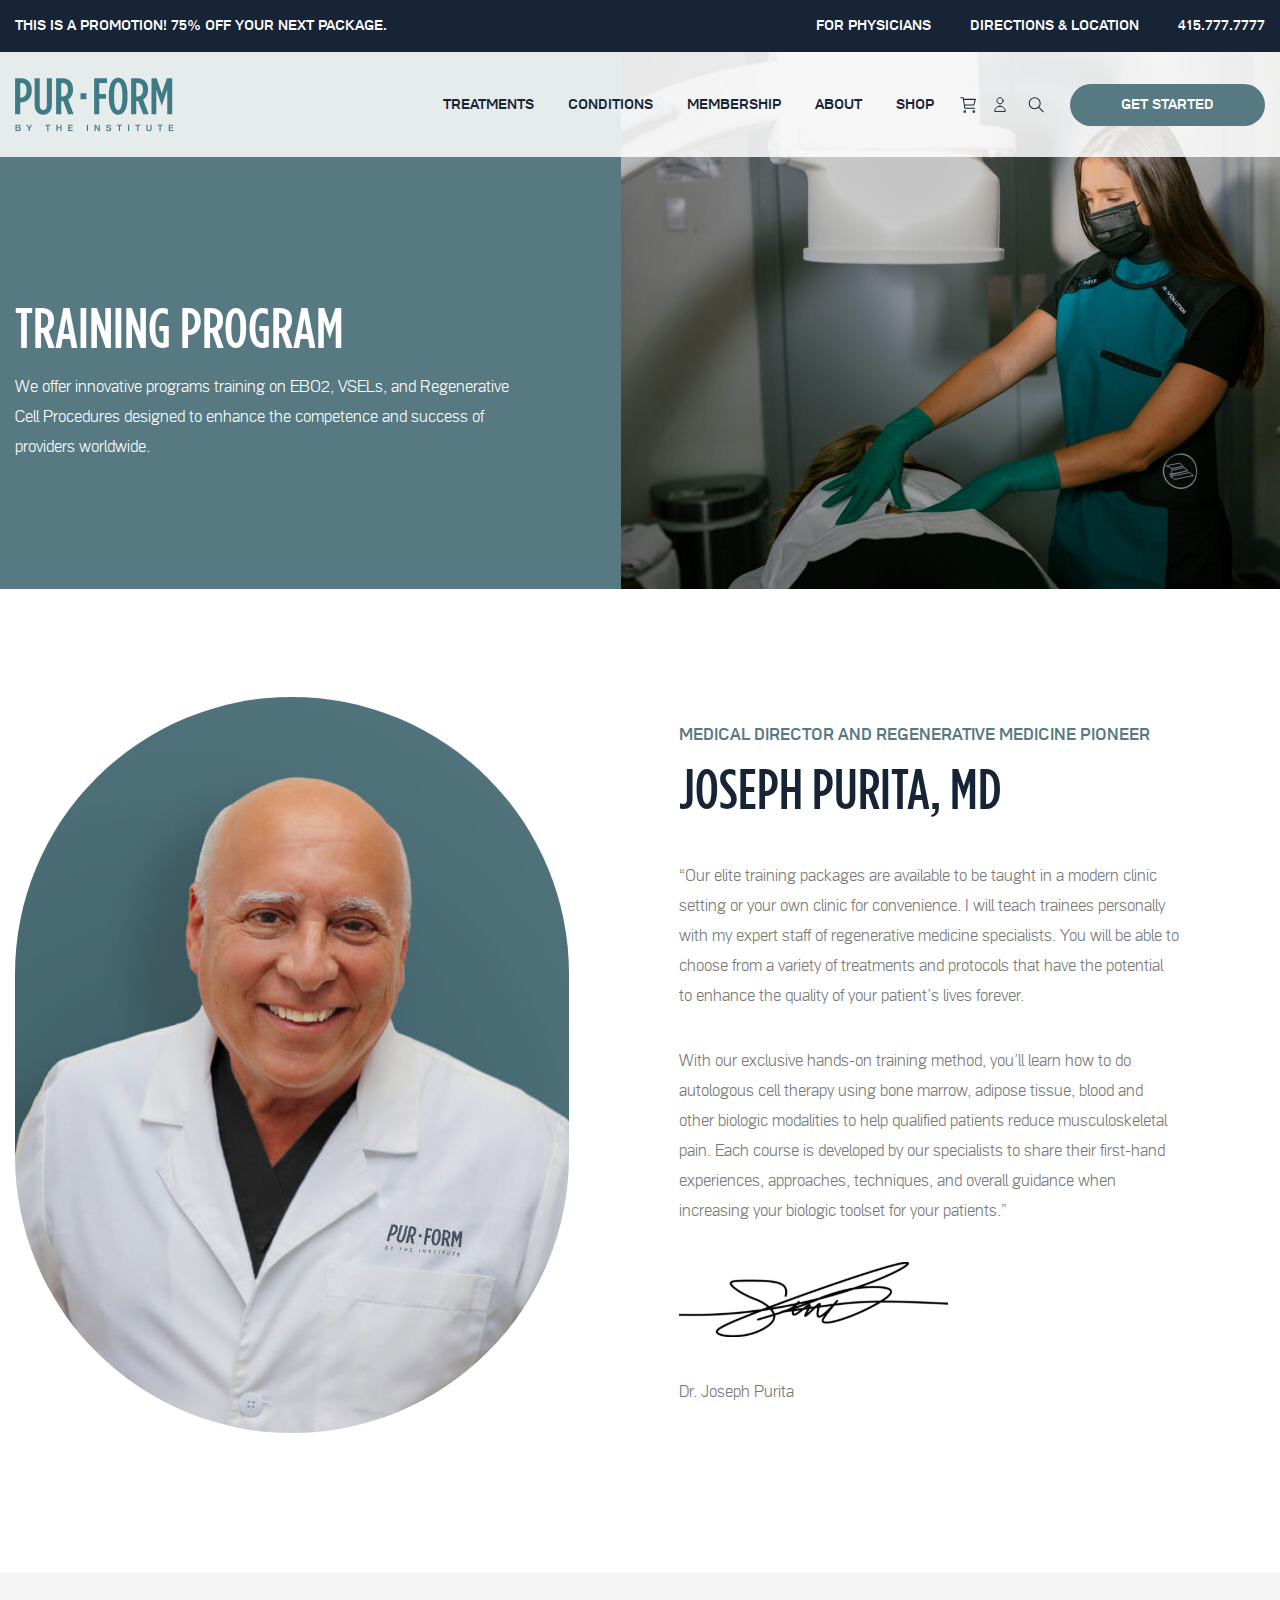
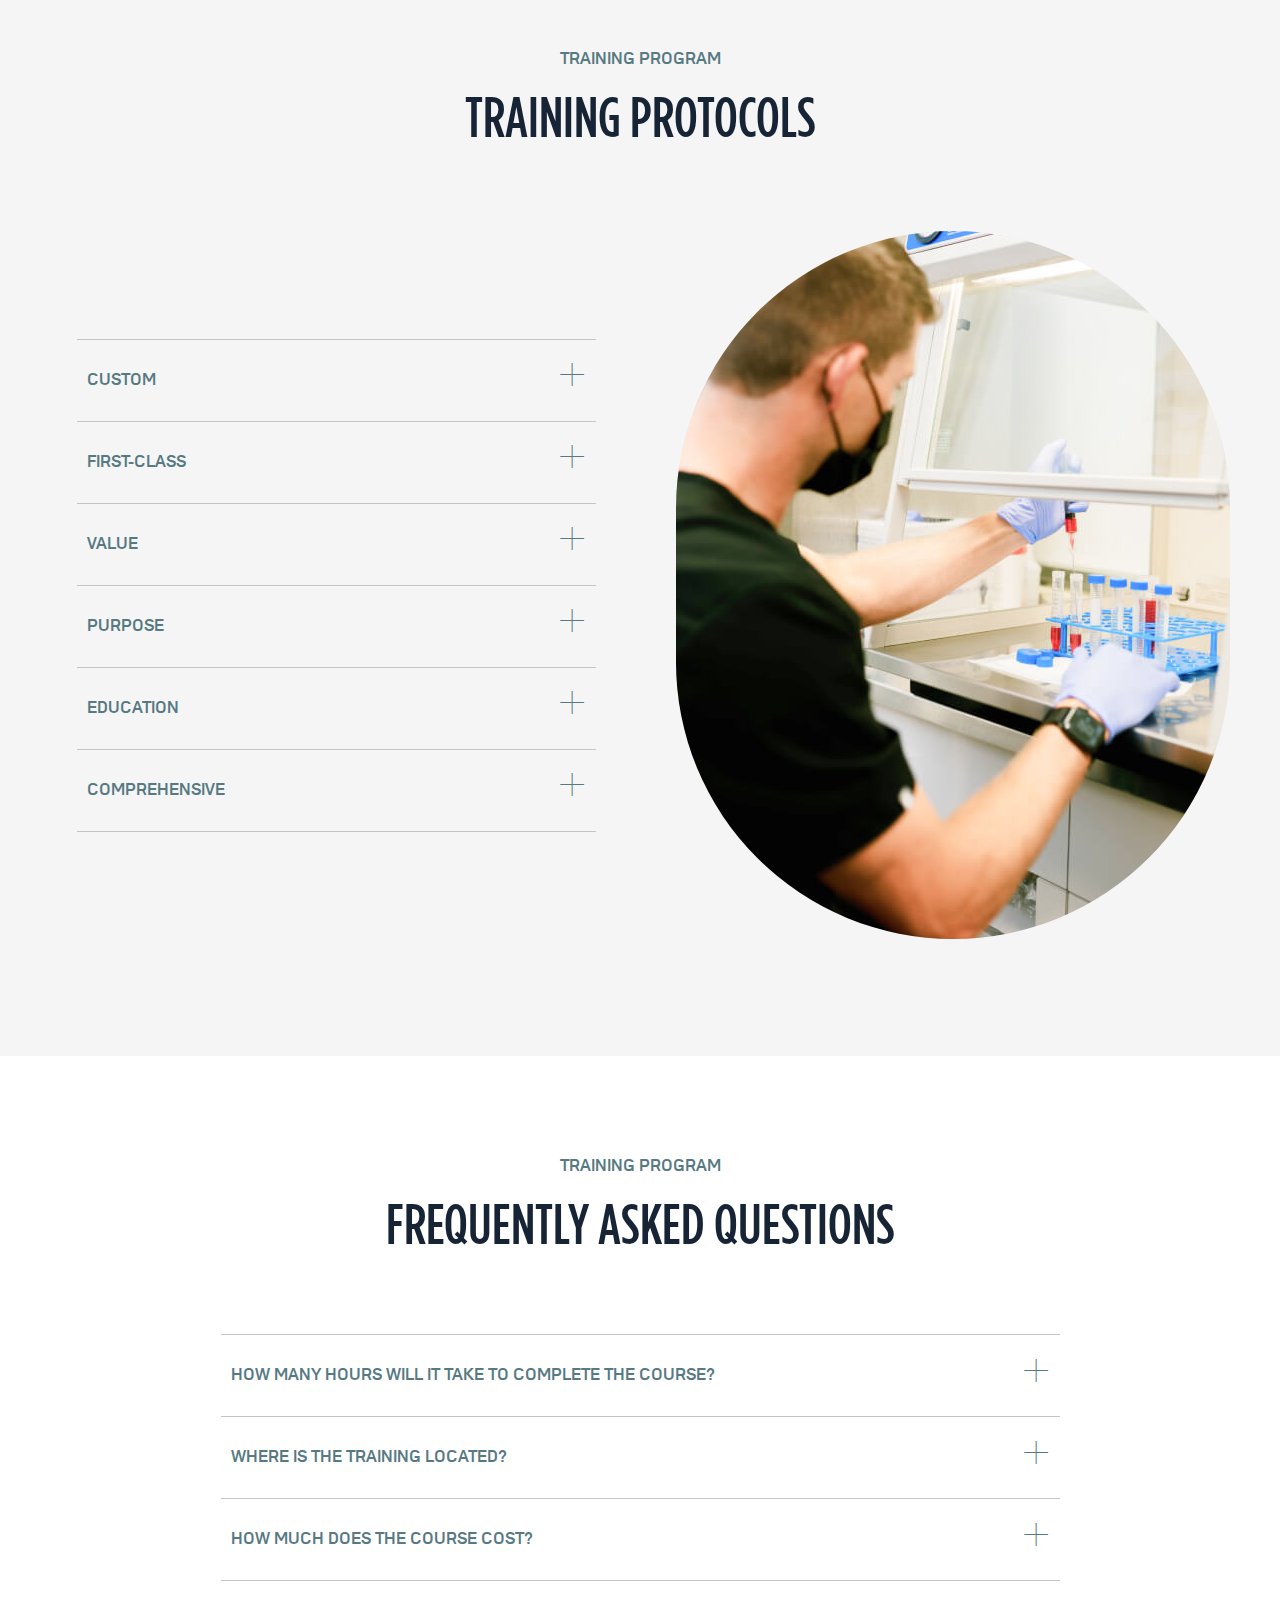
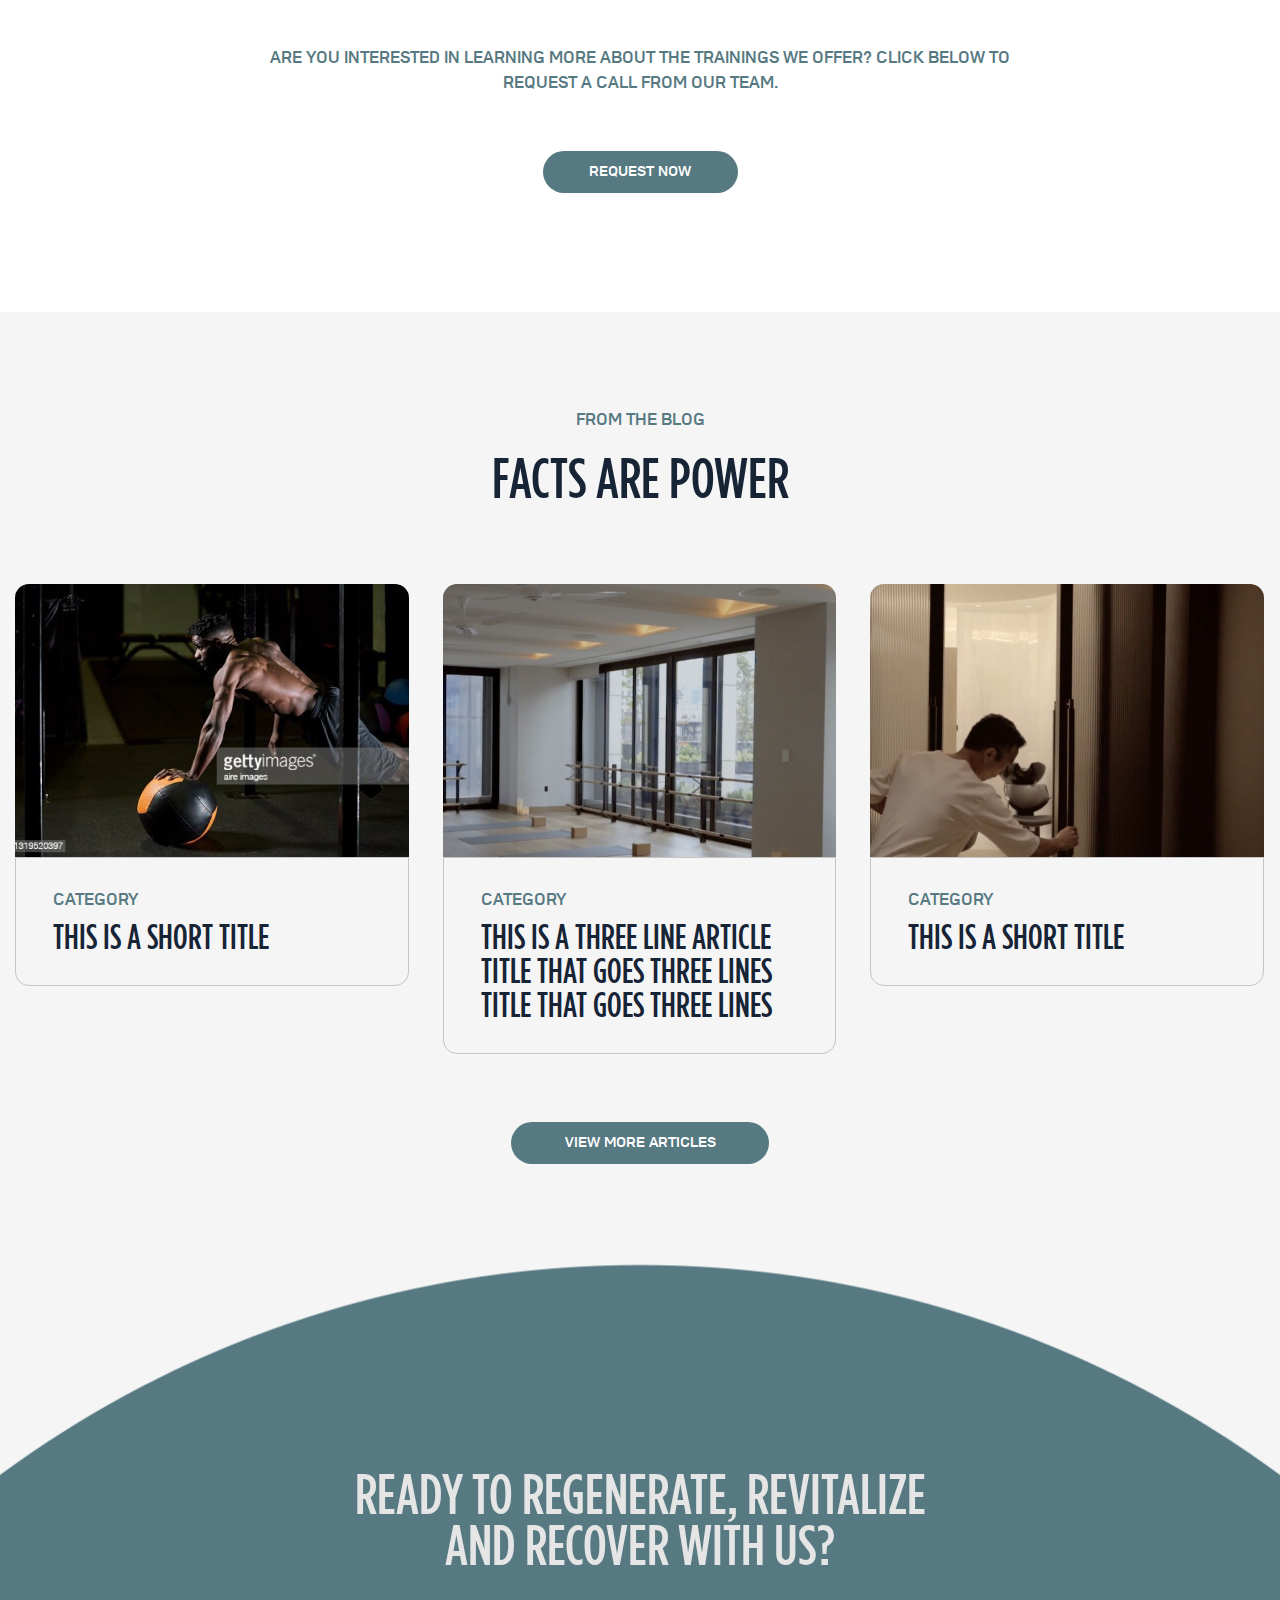
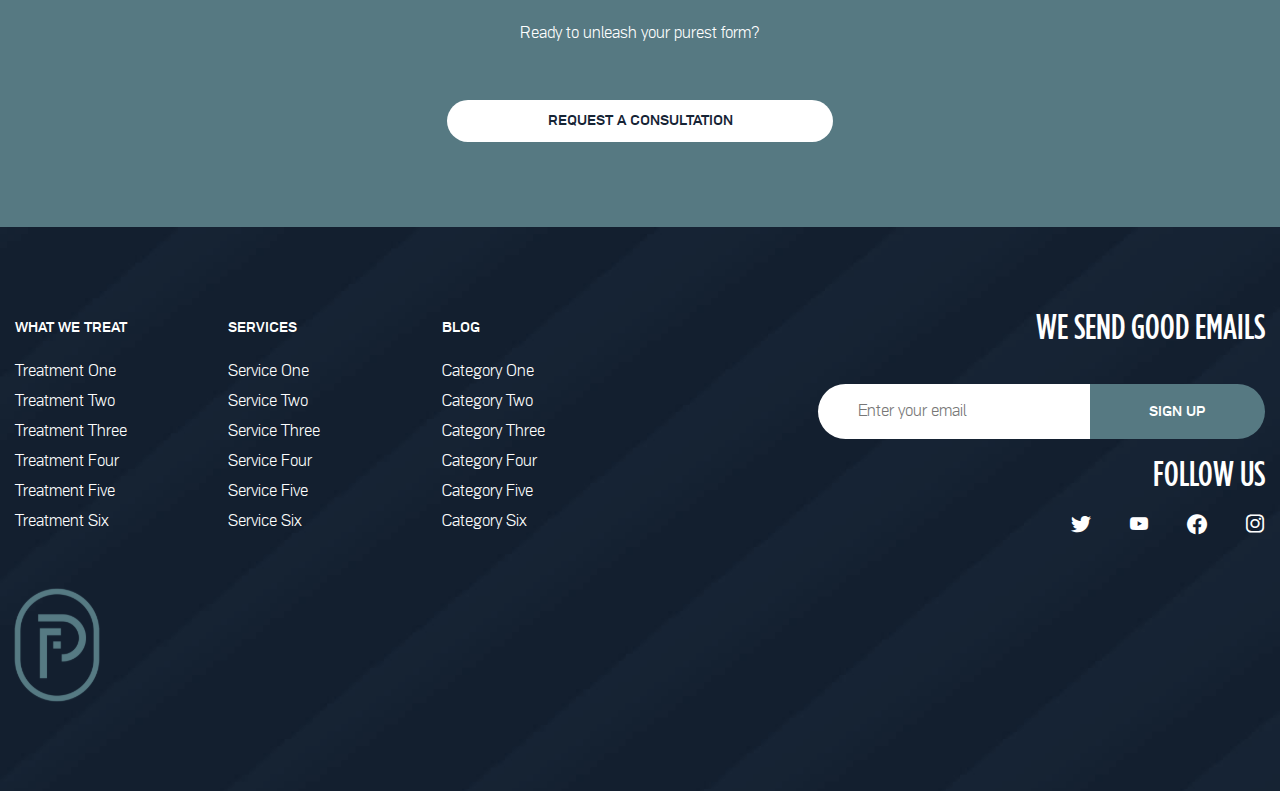
<file: _PurForm/training-program.html>
<!DOCTYPE html>
<html lang="ru">

<head>

	<meta charset="utf-8">
	<!-- <base href="/"> -->

	<title>PurForm</title>
	<meta name="description" content="">

	<meta http-equiv="X-UA-Compatible" content="IE=edge">
	<meta name="viewport" content="width=device-width, initial-scale=1, maximum-scale=1">
	
	<!-- Template Basic Images Start -->
	<meta property="og:image" content="path/to/image.jpg">
	<link rel="apple-touch-icon" sizes="180x180" href="img/favicon/apple-touch-icon-180x180.png">
	<link rel="icon" href="img/favicon.ico">
	<!-- Template Basic Images End -->
	
	<!-- Custom Browsers Color Start -->
	<meta name="theme-color" content="#000">
	<!-- Custom Browsers Color End -->

	<link rel="stylesheet" href="css/main.min.css">
	<link rel="stylesheet" href="css/main.css">

</head>

<body>

	<!-- Custom HTML -->
	<div id="wrapper">
		<header id="header">
			<div class="top-bar">
				<div class="info flexbox">
					<p>THIS IS A PROMOTION! 75% OFF YOUR NEXT PACKAGE.</p>
					<ul>
						<li><a href="#">FOR PHYSICIANS</a></li>
						<li><a href="#">DIRECTIONS & LOCATION</a></li>
						<li><a href="#">415.777.7777</a></li>
					</ul>
				</div>
			</div>		
			<div class="header-main">
				<div class="header-info flexbox">
					<strong class="logo"><a href="#">PUR-FORM</a></strong>
					<div class="info flexbox">
						<nav id="nav">
							<a class="mob-btn" href="#"><span>меню</span></a>
							<ul class="nav-menu flexbox">
								<li class="menu-item"><a href="#">TREATMENTS</a></li>
								<li class="menu-item"><a href="#">CONDITIONS</a></li>
								<li class="menu-item"><a href="#">MEMBERSHIP</a></li>
								<li class="menu-item"><a href="#">ABOUT</a></li>
								<li class="menu-item"><a href="#">SHOP</a></li>
							</ul>
						</nav>
						<ul class="header-user-info flexbox">
							<li><a href="#" class="btn-basket">basket</a></li>
							<li><a class="signin" href="#">signin</a></li>
							<li>
								<div class="form-search">
									<a class="form-search-btn" href="#">search</a>
									<div class="search">
										<form action="#">
											<input type="search" name="search" aria-label="search" placeholder="">
											<button class="btn-search" type="submit">search</button>
										</form>
									</div>
								</div>
							</li>
						</ul>
						<div class="wrap-btn">
							<a href="#" class="btn">GET STARTED</a>
						</div>
					</div>
				</div>				
			</div>
		</header>
		<main id="main" role="main">
			<section class="promo-section bg-dark">
				<div class="bg-promo">
					<img src="img/img-7.jpg" alt="image description">
				</div>
				<div class="holder">
					<div class="text">
						<h1>TRAINING PROGRAM</h1>
						<p>We offer innovative programs training on EBO2, VSELs, and Regenerative Cell Procedures designed to enhance the competence and success of providers worldwide.</p>
					</div>
				</div>
			</section>
			<section class="comment-section">
				<div class="holder">
					<div class="comment-block flexbox">
						<div class="image">
							<img src="img/img-3.jpg" alt="image description">
						</div>
						<div class="text">
							<strong class="top-title">Medical Director and Regenerative Medicine Pioneer</strong>
							<strong class="h2">Joseph Purita, MD</strong>
							<p>“Our elite training packages are available to be taught in a modern clinic setting or your own clinic for convenience. I will teach trainees personally with my expert staff of regenerative medicine specialists. You will be able to choose from a variety of treatments and protocols that have the potential to enhance the quality of your patient’s lives forever.</p>
							<p>With our exclusive hands-on training method, you’ll learn how to do autologous cell therapy using bone marrow, adipose tissue, blood and other biologic modalities to help qualified patients reduce musculoskeletal pain. Each course is developed by our specialists to share their first-hand experiences, approaches, techniques, and overall guidance when increasing your biologic toolset for your patients.”</p>
							<div class="signature"><img src="img/signature.svg" alt="image description"></div>
							<div class="author">Dr. Joseph Purita</div>
						</div>
					</div>
				</div>
			</section>
			<section class="text-image-section bg-gray">
				<div class="holder">
					<strong class="top-title">TRAINING PROGRAM</strong>
					<h2>TRAINING PROTOCOLS</h2>
					<div class="text-image-block flexbox">
						<div class="text">
							<ul class="accordion">
								<li>
									<a href="#" class="opener">CUSTOM</a>
									<div class="accordion-slide">
										<p>Lorem ipsum dolor sit amet consectetur adipisicing elit. Voluptatibus error sit nam, illum iste eaque dolorum magni labore odit aspernatur praesentium repudiandae quas totam! Impedit ipsum possimus atque, facere aspernatur.</p>
									</div>
								</li>
								<li>
									<a href="#" class="opener">FIRST-CLASS</a>
									<div class="accordion-slide">
										<p>Our concierge approach to your learning environment ensures all trainees receive unparalleled top-tier service.</p>
									</div>
								</li>
								<li>
									<a href="#" class="opener">VALUE</a>
									<div class="accordion-slide">
										<p>Lorem ipsum dolor sit amet consectetur adipisicing elit. Voluptatibus error sit nam</p>
									</div>
								</li>
								<li>
									<a href="#" class="opener">PURPOSE</a>
									<div class="accordion-slide">
										<p>Lorem ipsum dolor sit amet consectetur adipisicing elit.</p>
									</div>
								</li>
								<li>
									<a href="#" class="opener">EDUCATION</a>
									<div class="accordion-slide">
										<p>Lorem ipsum dolor sit amet consectetur adipisicing elit. Voluptatibus error sit nam, illum iste eaque dolorum magni labore odit aspernatur praesentium repudiandae quas totam! Impedit ipsum possimus atque</p>
									</div>
								</li>
								<li>
									<a href="#" class="opener">COMPREHENSIVE</a>
									<div class="accordion-slide">
										<p>Lorem ipsum dolor sit amet consectetur adipisicing elit. Voluptatibus error sit nam, illum iste eaque dolorum magni labore odit aspernatur praesentium repudiandae quas totam! Impedit ipsum possimus atque, facere aspernatur.</p>
									</div>
								</li>
							</ul>
						</div>
						<div class="image">
							<img src="img/img-8.jpg" alt="image description">
						</div>
					</div>
				</div>
			</section>
			<section class="accordion-section">
				<div class="holder">
					<strong class="top-title">TRAINING PROGRAM</strong>
					<h2>FREQUENTLY ASKED QUESTIONS</h2>
					<ul class="accordion">
						<li>
							<a href="#" class="opener">How many hours will it take to complete the course?</a>
							<div class="accordion-slide">
								<p>Lorem ipsum dolor sit amet consectetur adipisicing elit. Voluptatibus error sit nam, illum iste eaque dolorum magni labore odit aspernatur praesentium repudiandae quas totam! Impedit ipsum possimus atque, facere aspernatur.</p>
							</div>
						</li>
						<li>
							<a href="#" class="opener">Where is the training located?</a>
							<div class="accordion-slide">
								<p>EBO2 training is completed in your facility. VSELs training can be completed at your facility or ours. Regenerative Cell Procedure training is completed in our facility in Boca Raton, Florida.</p>
							</div>
						</li>
						<li>
							<a href="#" class="opener">How much does the course cost?</a>
							<div class="accordion-slide">
								<p>Lorem ipsum dolor sit amet consectetur adipisicing elit. Voluptatibus error sit nam, illum iste eaque dolorum magni labore odit aspernatur praesentium repudiandae quas totam! Impedit ipsum possimus atque, facere aspernatur.</p>
								<p>Lorem ipsum dolor sit amet consectetur adipisicing elit. Voluptatibus error sit nam, illum iste eaque dolorum magni labore odit aspernatur praesentium repudiandae quas totam! Impedit ipsum possimus atque, facere aspernatur.</p>
							</div>
						</li>
					</ul>
					<div class="content-text">
						<p>Are you interested in learning more about the trainings we offer? Click below to request a call from our team.</p>
						<div class="view-more">
							<a href="#" class="btn">REQUEST NOW</a>
						</div>
					</div>
				</div>
			</section>
			<section class="news-section category bg-gray">
				<div class="holder">
					<strong class="top-title">FROM THE BLOG</strong>
					<h2>FACTS ARE POWER</h2>
					<ul class="news-list flexbox">
						<li>
							<a href="#" class="news-box">
								<div class="wrap-img">
									<img src="img/new-1.jpg" alt="image description">
								</div>
								<div class="news-text">
									<strong class="title">CATEGORY</strong>
									<strong class="short-title">THIS IS A SHORT TITLE</strong>
								</div>										
							</a>
						</li>
						<li>
							<a href="#" class="news-box">
								<div class="wrap-img">
									<img src="img/new-2.jpg" alt="image description">
								</div>
								<div class="news-text">
									<strong class="title">CATEGORY</strong>
									<strong class="short-title">THIS IS A THREE LINE ARTICLE</br> TITLE THAT GOES THREE LINES</br> TITLE THAT GOES THREE LINES</strong>
								</div>										
							</a>
						</li>
						<li>
							<a href="#" class="news-box">
								<div class="wrap-img">
									<img src="img/new-3.jpg" alt="image description">
								</div>
								<div class="news-text">
									<strong class="title">CATEGORY</strong>
									<strong class="short-title">THIS IS A SHORT TITLE</strong>
								</div>										
							</a>
						</li>
					</ul>
					<div class="view-more">
						<a href="#" class="btn">VIEW MORE ARTICLES</a>
					</div>
				</div>
			</section>			
			<section class="consultation-section bg-gray">
				<div class="holder">
					<h2>Ready to regenerate, revitalize and recover with us?</h2>
					<p>Ready to unleash your purest form?</p>
					<a href="#" class="btn">REQUEST A CONSULTATION</a>
				</div>
			</section>
		</main>
		<footer id="footer">
			<div class="holder">
				<div class="footer-sections flexbox">
					<section>
						<h3>WHAT WE TREAT</h3>
						<ul>
							<li><a href="#">Treatment One</a></li>
							<li><a href="#">Treatment Two</a></li>
							<li><a href="#">Treatment Three</a></li>
							<li><a href="#">Treatment Four</a></li>
							<li><a href="#">Treatment Five</a></li>
							<li><a href="#">Treatment Six</a></li>
						</ul>
					</section>
					<section>
						<h3>SERVICES</h3>
						<ul>
							<li><a href="#">Service One</a></li>
							<li><a href="#">Service Two</a></li>
							<li><a href="#">Service Three</a></li>
							<li><a href="#">Service Four</a></li>
							<li><a href="#">Service Five</a></li>
							<li><a href="#">Service Six</a></li>
						</ul>
					</section>
					<section>
						<h3>BLOG</h3>
						<ul>
							<li><a href="#">Category One</a></li>
							<li><a href="#">Category Two</a></li>
							<li><a href="#">Category Three</a></li>
							<li><a href="#">Category Four</a></li>
							<li><a href="#">Category Five</a></li>
							<li><a href="#">Category Six</a></li>
						</ul>
					</section>
					<section class="contacts-info-section">
						<h3>WE SEND GOOD EMAILS</h3>
						<div class="user-form">
							<form action="#" method="post" id="sendform" enctype="multipart/form-data">
								<div class="wrap-email flexbox">
									<input class="email" type="email" name="email" placeholder="Enter your email">
									<button class="btn" type="submit" value="SIGN UP" name="sendMail">SIGN UP</button>
								</div>
							</form>
						</div>
						<h3>FOLLOW US</h3>
						<ul class="social-networks flexbox">
							<li><a class="icon-twitter" href="#" target="_blank">twitter</a></li>
							<li><a class="icon-youtube" href="#" target="_blank">youtube</a></li>
							<li><a class="icon-facebook" href="#" target="_blank">facebook</a></li>
							<li><a class="icon-instagram" href="#" target="_blank">instagram</a></li>
						</ul>
					</section>
					<section class="logo-section">
						<strong class="logo"><a href="/">PUR-FORM</a></strong>
					</section>
				</div>
			</div>
		</footer>
	</div>
	<script src="js/scripts.min.js"></script>
	<script src="js/slick.js"></script>
</body>
</html>
</file>
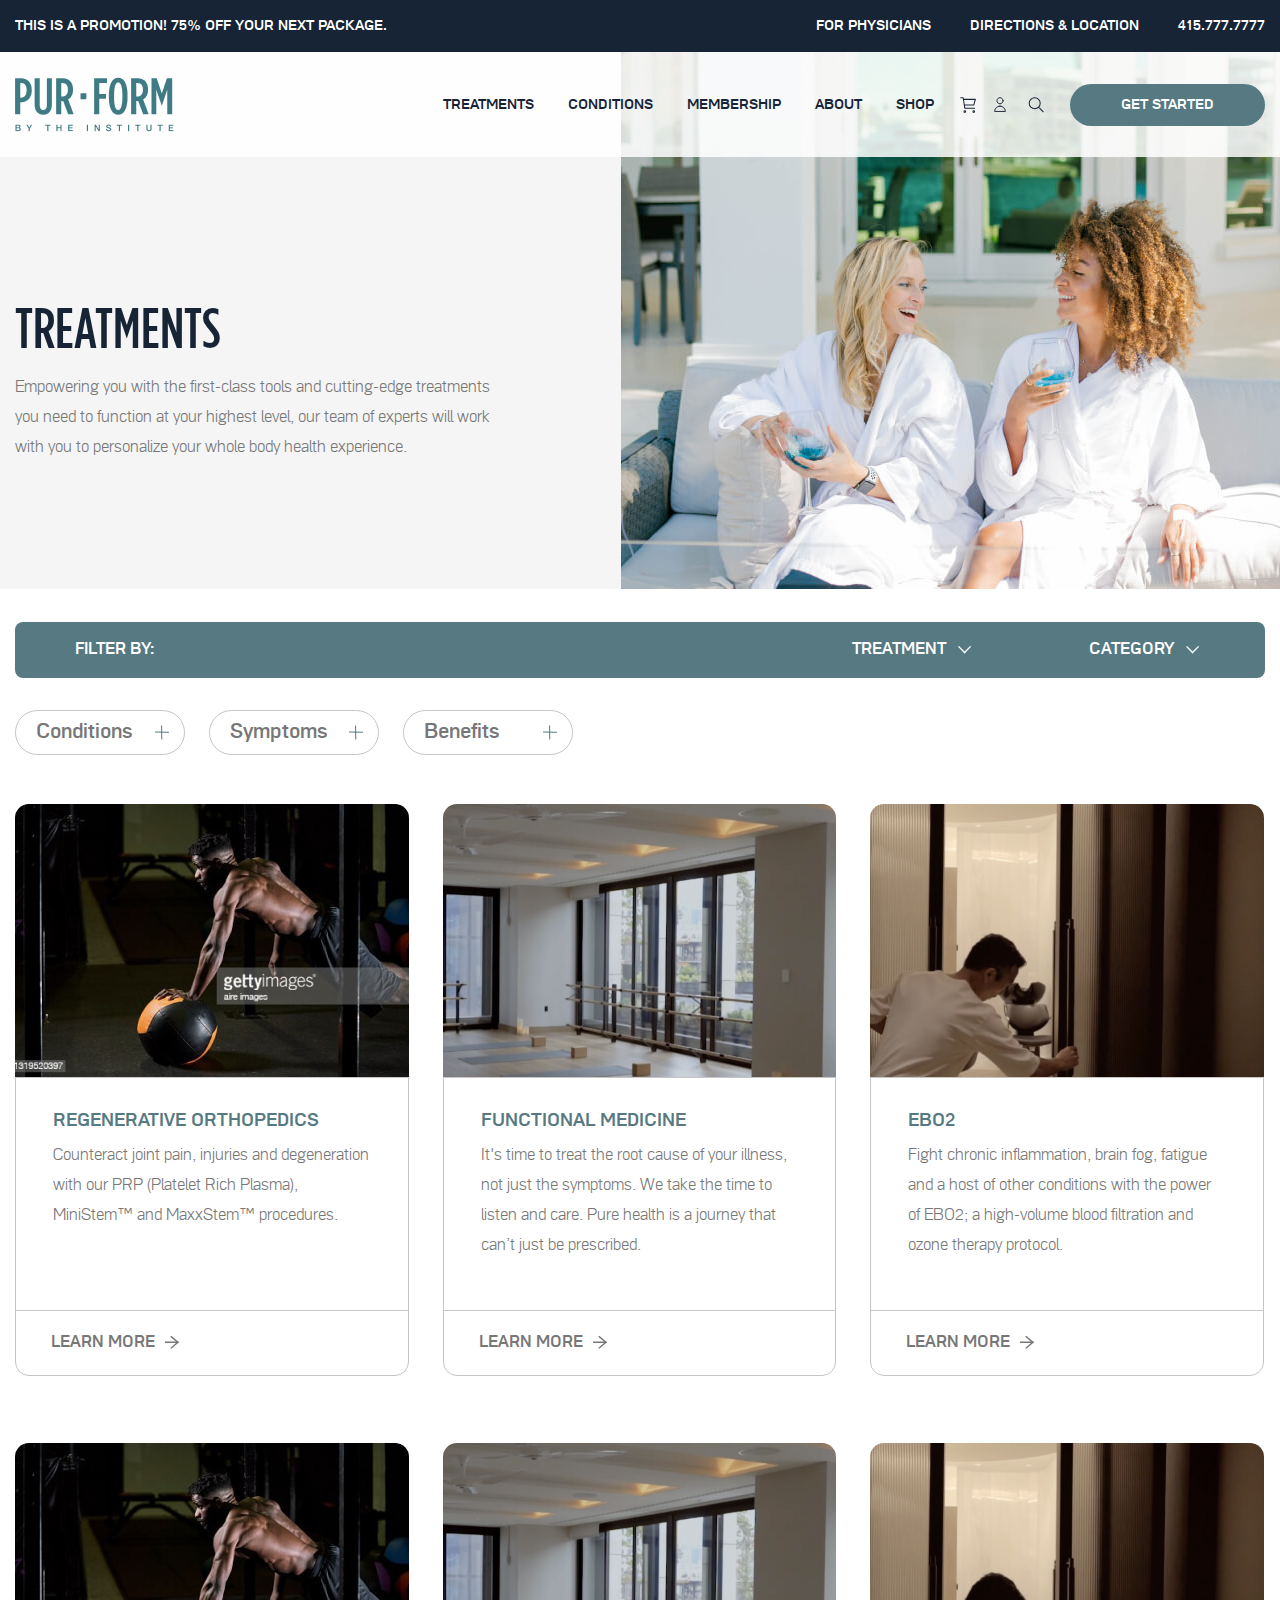
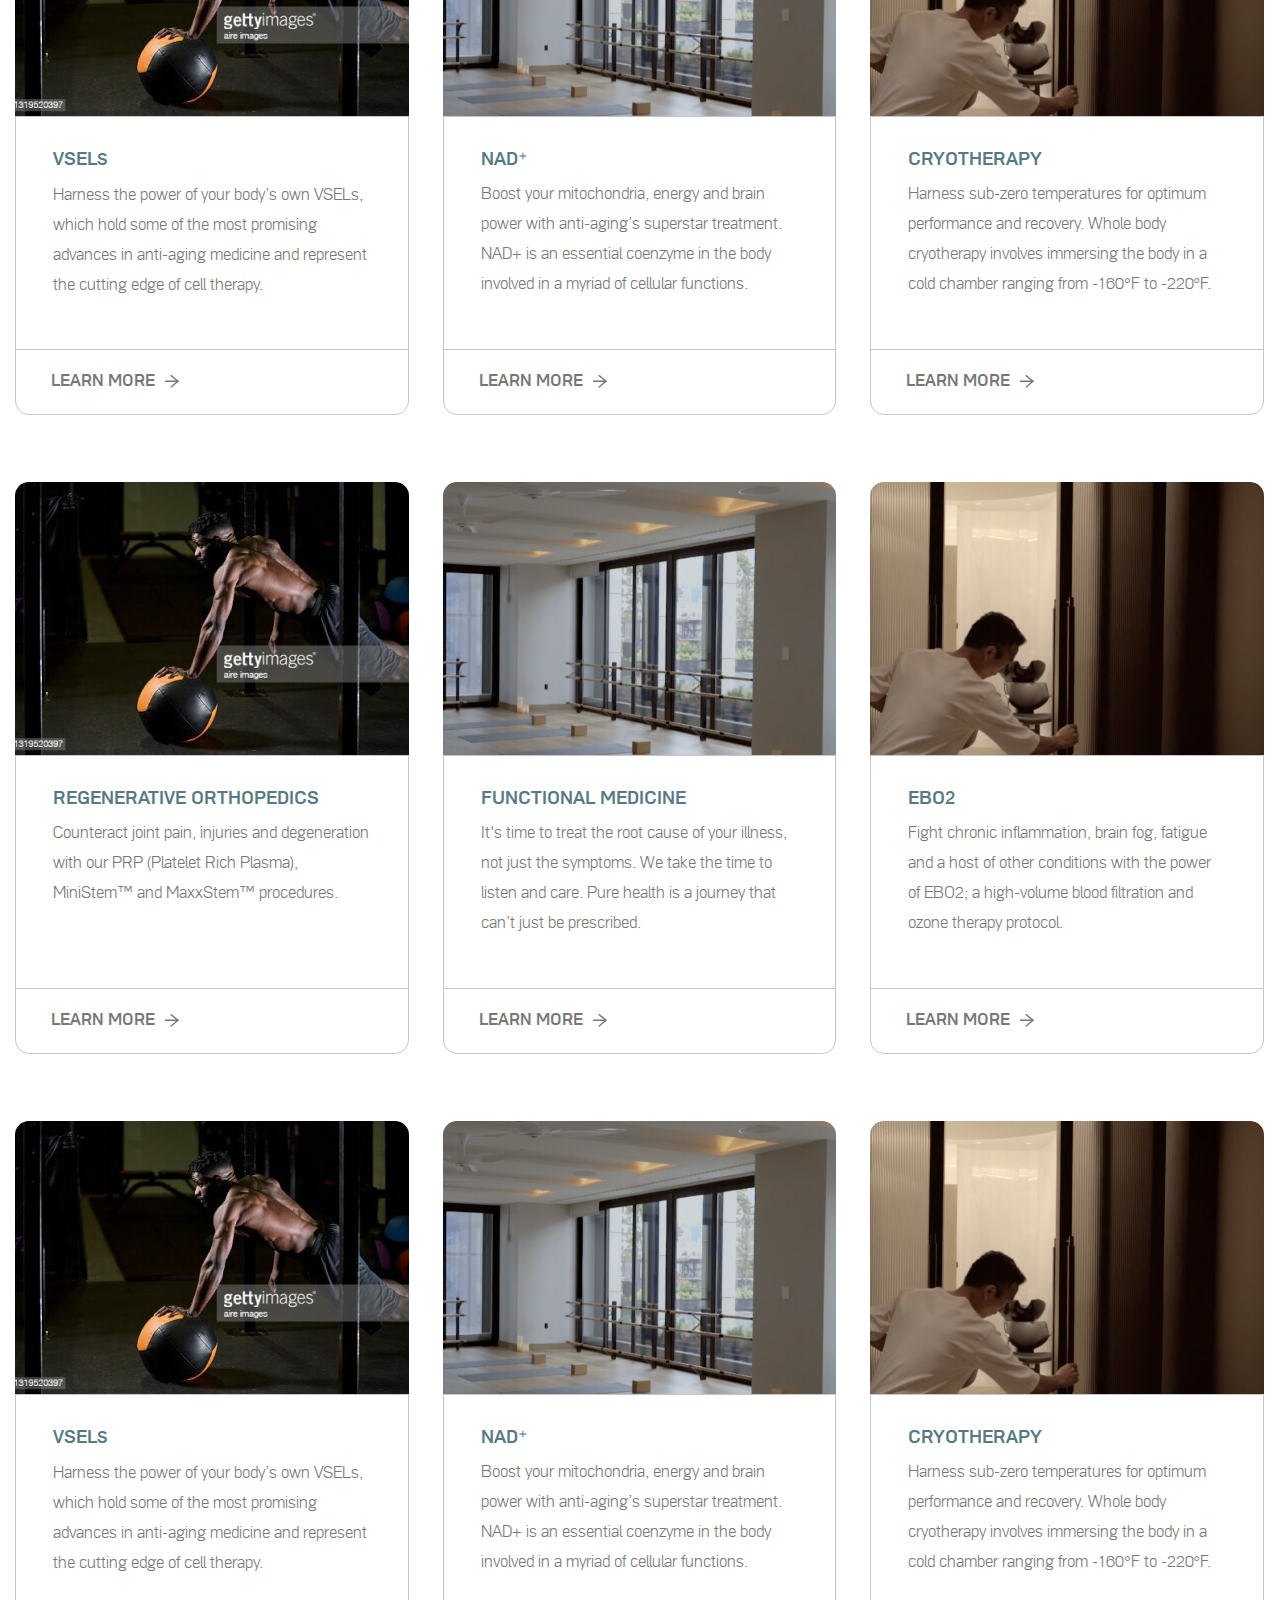
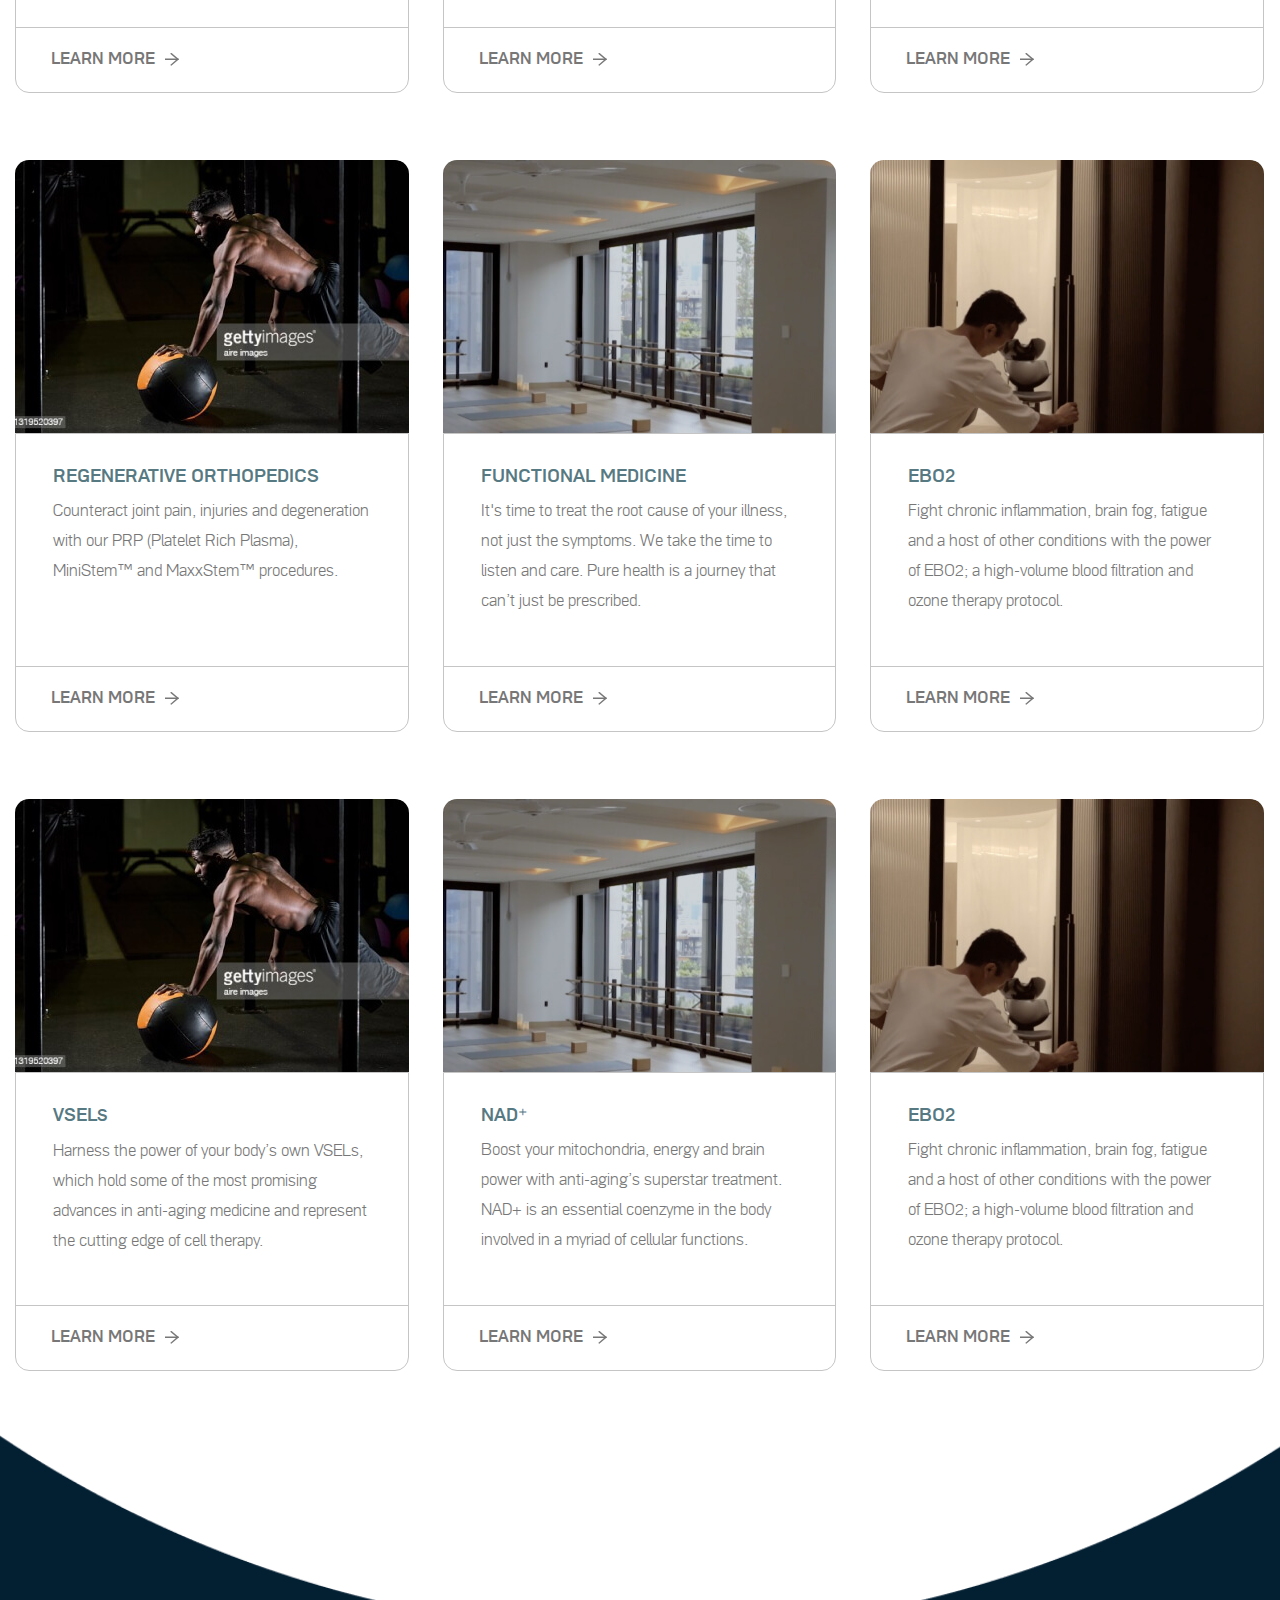
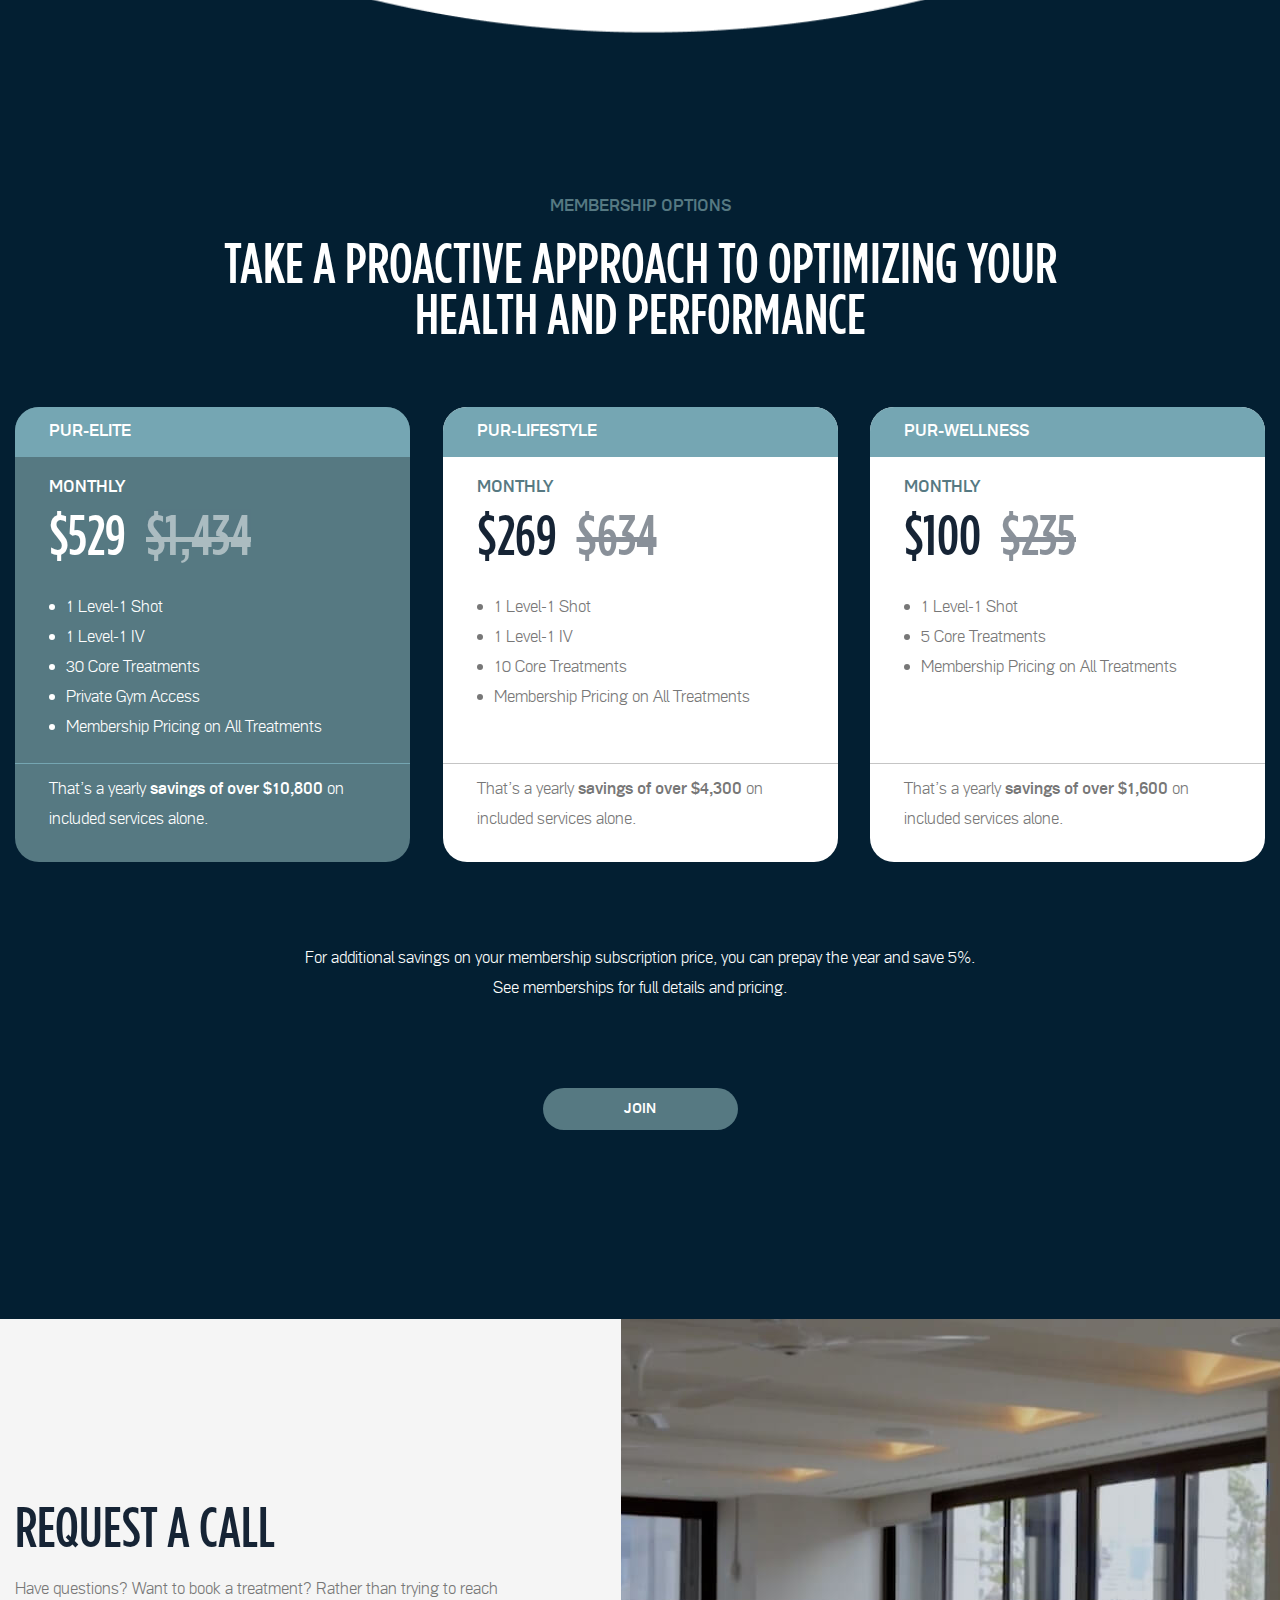
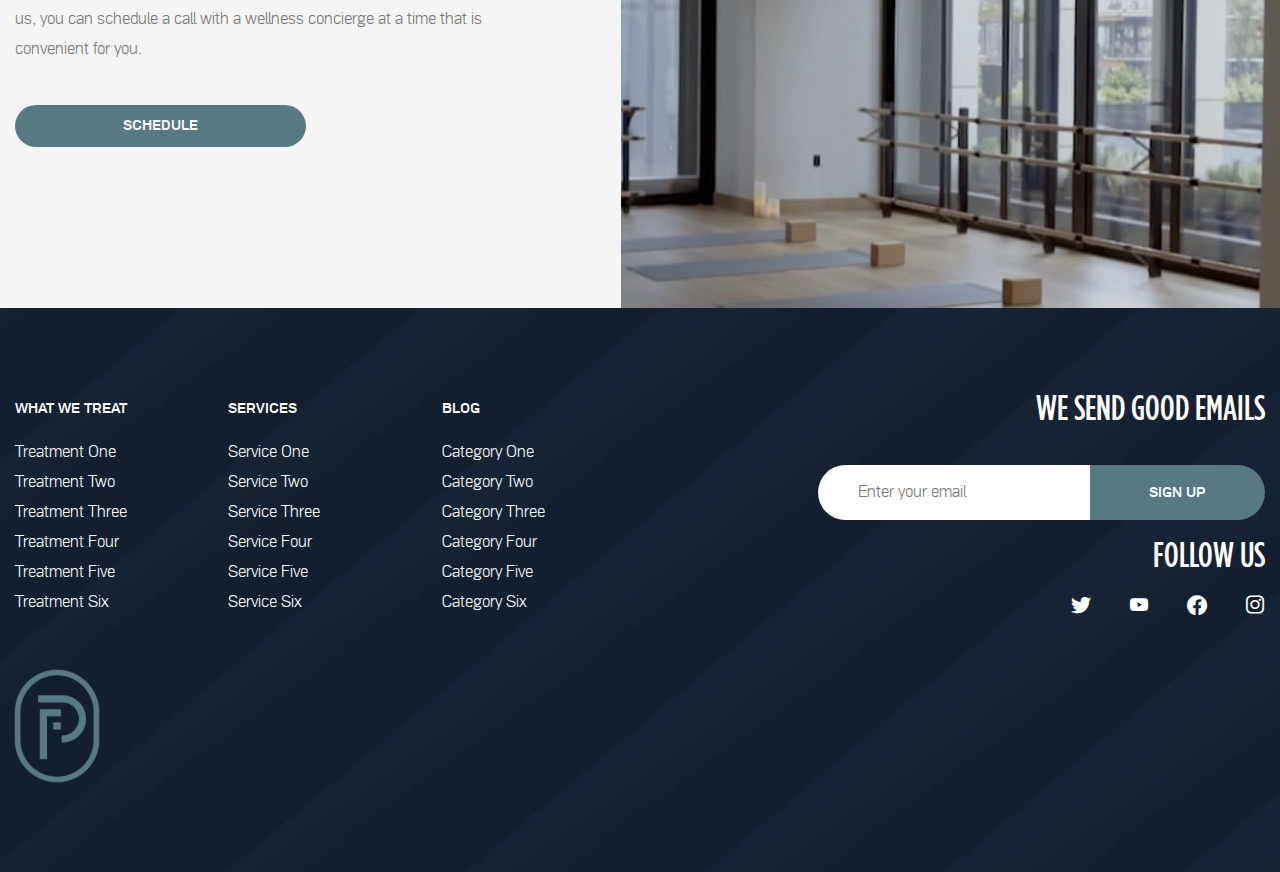
<file: _PurForm/treatment-all.html>
<!DOCTYPE html>
<html lang="ru">

<head>

	<meta charset="utf-8">
	<!-- <base href="/"> -->

	<title>PurForm</title>
	<meta name="description" content="">

	<meta http-equiv="X-UA-Compatible" content="IE=edge">
	<meta name="viewport" content="width=device-width, initial-scale=1, maximum-scale=1">
	
	<!-- Template Basic Images Start -->
	<meta property="og:image" content="path/to/image.jpg">
	<link rel="apple-touch-icon" sizes="180x180" href="img/favicon/apple-touch-icon-180x180.png">
	<link rel="icon" href="img/favicon.ico">
	<!-- Template Basic Images End -->
	
	<!-- Custom Browsers Color Start -->
	<meta name="theme-color" content="#000">
	<!-- Custom Browsers Color End -->

	<link rel="stylesheet" href="css/main.min.css">
	<link rel="stylesheet" href="css/main.css">

</head>

<body>

	<!-- Custom HTML -->
	<div id="wrapper">
		<header id="header">
			<div class="top-bar">
				<div class="info flexbox">
					<p>THIS IS A PROMOTION! 75% OFF YOUR NEXT PACKAGE.</p>
					<ul>
						<li><a href="#">FOR PHYSICIANS</a></li>
						<li><a href="#">DIRECTIONS & LOCATION</a></li>
						<li><a href="#">415.777.7777</a></li>
					</ul>
				</div>
			</div>		
			<div class="header-main">
				<div class="header-info flexbox">
					<strong class="logo"><a href="#">PUR-FORM</a></strong>
					<div class="info flexbox">
						<nav id="nav">
							<a class="mob-btn" href="#"><span>меню</span></a>
							<ul class="nav-menu flexbox">
								<li class="menu-item"><a href="#">TREATMENTS</a></li>
								<li class="menu-item"><a href="#">CONDITIONS</a></li>
								<li class="menu-item"><a href="#">MEMBERSHIP</a></li>
								<li class="menu-item"><a href="#">ABOUT</a></li>
								<li class="menu-item"><a href="#">SHOP</a></li>
							</ul>
						</nav>
						<ul class="header-user-info flexbox">
							<li><a href="#" class="btn-basket">basket</a></li>
							<li><a class="signin" href="#">signin</a></li>
							<li>
								<div class="form-search">
									<a class="form-search-btn" href="#">search</a>
									<div class="search">
										<form action="#">
											<input type="search" name="search" aria-label="search" placeholder="">
											<button class="btn-search" type="submit">search</button>
										</form>
									</div>
								</div>
							</li>
						</ul>
						<div class="wrap-btn">
							<a href="#" class="btn">GET STARTED</a>
						</div>
					</div>
				</div>				
			</div>
		</header>
		<main id="main" role="main">
			<section class="promo-section">
				<div class="bg-promo">
					<img src="img/img-4.jpg" alt="image description">
				</div>
				<div class="holder">
					<div class="text">
						<h1>TREATMENTS</h1>
						<p>Empowering you with the first-class tools and cutting-edge treatments you need to function at your highest level, our team of experts will work with you to personalize your whole body health experience.</p>
					</div>
				</div>
			</section>
			<section class="news-section filter">
				<div class="holder">
					<div class="tabset-catalog">
						<div class="type-catalog flexbox">
							<div class="type-catalog-text">FILTER BY:</div>
							<ul class="tab-control-catalog">
								<li class="active"><a class="type-tile" href="#">TREATMENT</a></li>
								<li><a class="type-list" href="#">CATEGORY</a></li>
							</ul>
						</div>
						<div class="tab-body">
							<div class="tab active">
								<ul class="catalog-services-list">
									<li><a href="#">Conditions <span class="icon-clouse">x</span></a></li>
									<li><a href="#">Symptoms <span class="icon-clouse">x</span></a></li>
									<li><a href="#">Benefits <span class="icon-clouse">x</span></a></li>
								</ul>
							</div>
							<div class="tab">
								<ul class="catalog-services-list">
									<li><a href="#">Treatments <span class="icon-clouse">x</span></a></li>
									<li><a href="#">Conditions <span class="icon-clouse">x</span></a></li>
									<li><a href="#">Symptoms <span class="icon-clouse">x</span></a></li>
									<li><a href="#">Benefits <span class="icon-clouse">x</span></a></li>
								</ul>
							</div>
						</div>
					</div>
					<ul class="news-list flexbox">
						<li>
							<a href="#" class="news-box">
								<div class="wrap-img">
									<img src="img/new-1.jpg" alt="image description">
								</div>
								<div class="news-text">
									<strong class="title">Regenerative Orthopedics</strong>
									<p>Counteract joint pain, injuries and degeneration with our PRP (Platelet Rich Plasma), MiniStem™ and MaxxStem™ procedures.</p>
									<div class="btn-more">
										<span class="more">LEARN MORE</span>
									</div>
								</div>										
							</a>
						</li>
						<li>
							<a href="#" class="news-box">
								<div class="wrap-img">
									<img src="img/new-2.jpg" alt="image description">
								</div>
								<div class="news-text">
									<strong class="title">Functional Medicine</strong>
									<p>It's time to treat the root cause of your illness, not just the symptoms. We take the time to listen and care. Pure health is a journey that can’t just be prescribed.</p>
									<div class="btn-more">
										<span class="more">LEARN MORE</span>
									</div>
								</div>										
							</a>
						</li>
						<li>
							<a href="#" class="news-box">
								<div class="wrap-img">
									<img src="img/new-3.jpg" alt="image description">
								</div>
								<div class="news-text">
									<strong class="title">EBO2</strong>
									<p>Fight chronic inflammation, brain fog, fatigue and a host of other conditions with the power of EBO2; a high-volume blood filtration and ozone therapy protocol.</p>
									<div class="btn-more">
										<span class="more">LEARN MORE</span>
									</div>
								</div>										
							</a>
						</li>
						<li>
							<a href="#" class="news-box">
								<div class="wrap-img">
									<img src="img/new-1.jpg" alt="image description">
								</div>
								<div class="news-text">
									<strong class="title">VSEL<small>s</small></strong>
									<p>Harness the power of your body’s own VSELs, which hold some of the most promising advances in anti-aging medicine and represent the cutting edge of cell therapy.</p>
									<div class="btn-more">
										<span class="more">LEARN MORE</span>
									</div>
								</div>										
							</a>
						</li>
						<li>
							<a href="#" class="news-box">
								<div class="wrap-img">
									<img src="img/new-2.jpg" alt="image description">
								</div>
								<div class="news-text">
									<strong class="title">NAD⁺</strong>
									<p>Boost your mitochondria, energy and brain power with anti-aging’s superstar treatment. NAD+ is an essential coenzyme in the body involved in a myriad of cellular functions.</p>
									<div class="btn-more">
										<span class="more">LEARN MORE</span>
									</div>
								</div>										
							</a>
						</li>
						<li>
							<a href="#" class="news-box">
								<div class="wrap-img">
									<img src="img/new-3.jpg" alt="image description">
								</div>
								<div class="news-text">
									<strong class="title">Cryotherapy</strong>
									<p>Harness sub-zero temperatures for optimum performance and recovery. Whole body cryotherapy involves immersing the body in a cold chamber ranging from -160°F to -220°F.</p>
									<div class="btn-more">
										<span class="more">LEARN MORE</span>
									</div>
								</div>										
							</a>
						</li>
						<li>
							<a href="#" class="news-box">
								<div class="wrap-img">
									<img src="img/new-1.jpg" alt="image description">
								</div>
								<div class="news-text">
									<strong class="title">Regenerative Orthopedics</strong>
									<p>Counteract joint pain, injuries and degeneration with our PRP (Platelet Rich Plasma), MiniStem™ and MaxxStem™ procedures.</p>
									<div class="btn-more">
										<span class="more">LEARN MORE</span>
									</div>
								</div>										
							</a>
						</li>
						<li>
							<a href="#" class="news-box">
								<div class="wrap-img">
									<img src="img/new-2.jpg" alt="image description">
								</div>
								<div class="news-text">
									<strong class="title">Functional Medicine</strong>
									<p>It's time to treat the root cause of your illness, not just the symptoms. We take the time to listen and care. Pure health is a journey that can’t just be prescribed.</p>
									<div class="btn-more">
										<span class="more">LEARN MORE</span>
									</div>
								</div>										
							</a>
						</li>
						<li>
							<a href="#" class="news-box">
								<div class="wrap-img">
									<img src="img/new-3.jpg" alt="image description">
								</div>
								<div class="news-text">
									<strong class="title">EBO2</strong>
									<p>Fight chronic inflammation, brain fog, fatigue and a host of other conditions with the power of EBO2; a high-volume blood filtration and ozone therapy protocol.</p>
									<div class="btn-more">
										<span class="more">LEARN MORE</span>
									</div>
								</div>										
							</a>
						</li>
						<li>
							<a href="#" class="news-box">
								<div class="wrap-img">
									<img src="img/new-1.jpg" alt="image description">
								</div>
								<div class="news-text">
									<strong class="title">VSEL<small>s</small></strong>
									<p>Harness the power of your body’s own VSELs, which hold some of the most promising advances in anti-aging medicine and represent the cutting edge of cell therapy.</p>
									<div class="btn-more">
										<span class="more">LEARN MORE</span>
									</div>
								</div>										
							</a>
						</li>
						<li>
							<a href="#" class="news-box">
								<div class="wrap-img">
									<img src="img/new-2.jpg" alt="image description">
								</div>
								<div class="news-text">
									<strong class="title">NAD⁺</strong>
									<p>Boost your mitochondria, energy and brain power with anti-aging’s superstar treatment. NAD+ is an essential coenzyme in the body involved in a myriad of cellular functions.</p>
									<div class="btn-more">
										<span class="more">LEARN MORE</span>
									</div>
								</div>										
							</a>
						</li>
						<li>
							<a href="#" class="news-box">
								<div class="wrap-img">
									<img src="img/new-3.jpg" alt="image description">
								</div>
								<div class="news-text">
									<strong class="title">Cryotherapy</strong>
									<p>Harness sub-zero temperatures for optimum performance and recovery. Whole body cryotherapy involves immersing the body in a cold chamber ranging from -160°F to -220°F.</p>
									<div class="btn-more">
										<span class="more">LEARN MORE</span>
									</div>
								</div>										
							</a>
						</li>
						<li>
							<a href="#" class="news-box">
								<div class="wrap-img">
									<img src="img/new-1.jpg" alt="image description">
								</div>
								<div class="news-text">
									<strong class="title">Regenerative Orthopedics</strong>
									<p>Counteract joint pain, injuries and degeneration with our PRP (Platelet Rich Plasma), MiniStem™ and MaxxStem™ procedures.</p>
									<div class="btn-more">
										<span class="more">LEARN MORE</span>
									</div>
								</div>										
							</a>
						</li>
						<li>
							<a href="#" class="news-box">
								<div class="wrap-img">
									<img src="img/new-2.jpg" alt="image description">
								</div>
								<div class="news-text">
									<strong class="title">Functional Medicine</strong>
									<p>It's time to treat the root cause of your illness, not just the symptoms. We take the time to listen and care. Pure health is a journey that can’t just be prescribed.</p>
									<div class="btn-more">
										<span class="more">LEARN MORE</span>
									</div>
								</div>										
							</a>
						</li>
						<li>
							<a href="#" class="news-box">
								<div class="wrap-img">
									<img src="img/new-3.jpg" alt="image description">
								</div>
								<div class="news-text">
									<strong class="title">EBO2</strong>
									<p>Fight chronic inflammation, brain fog, fatigue and a host of other conditions with the power of EBO2; a high-volume blood filtration and ozone therapy protocol.</p>
									<div class="btn-more">
										<span class="more">LEARN MORE</span>
									</div>
								</div>										
							</a>
						</li>
						<li>
							<a href="#" class="news-box">
								<div class="wrap-img">
									<img src="img/new-1.jpg" alt="image description">
								</div>
								<div class="news-text">
									<strong class="title">VSEL<small>s</small></strong>
									<p>Harness the power of your body’s own VSELs, which hold some of the most promising advances in anti-aging medicine and represent the cutting edge of cell therapy.</p>
									<div class="btn-more">
										<span class="more">LEARN MORE</span>
									</div>
								</div>										
							</a>
						</li>
						<li>
							<a href="#" class="news-box">
								<div class="wrap-img">
									<img src="img/new-2.jpg" alt="image description">
								</div>
								<div class="news-text">
									<strong class="title">NAD⁺</strong>
									<p>Boost your mitochondria, energy and brain power with anti-aging’s superstar treatment. NAD+ is an essential coenzyme in the body involved in a myriad of cellular functions.</p>
									<div class="btn-more">
										<span class="more">LEARN MORE</span>
									</div>
								</div>										
							</a>
						</li>
						<li>
							<a href="#" class="news-box">
								<div class="wrap-img">
									<img src="img/new-3.jpg" alt="image description">
								</div>
								<div class="news-text">
									<strong class="title">EBO2</strong>
									<p>Fight chronic inflammation, brain fog, fatigue and a host of other conditions with the power of EBO2; a high-volume blood filtration and ozone therapy protocol.</p>
									<div class="btn-more">
										<span class="more">LEARN MORE</span>
									</div>
								</div>										
							</a>
						</li>
					</ul>
				</div>
			</section>
			<section class="services-price-section">
				<div class="holder">
					<strong class="top-title">MEMBERSHIP OPTIONS</strong>
					<h2>Take a proactive approach to optimizing your health and performance</h2>
					<div class="services-price flexbox">
						<a class="box dark" href="#">
							<div class="box-top">
								<strong class="title">pur-ELITE</strong>
							</div>
							<div class="box-content">
								<strong class="title">MONTHLY</strong>
								<div class="price">
									<div class="new">$529</div>
									<div class="old">$1,434</div>
								</div>
								<ul class="list-mark">
									<li>1 Level-1 Shot</li>
									<li>1 Level-1 IV</li>
									<li>30 Core Treatments</li>
									<li>Private Gym Access</li>
									<li>Membership Pricing on All Treatments</li>
								</ul>
							</div>
							<div class="box-bottom">
								<p>That’s a yearly <b>savings of over $10,800</b> on included services alone.</p>
							</div>
						</a>
						<a class="box" href="#">
							<div class="box-top">
								<strong class="title">PUR-LIFESTYLE</strong>
							</div>
							<div class="box-content">
								<strong class="title">MONTHLY</strong>
								<div class="price">
									<div class="new">$269</div>
									<div class="old">$634</div>
								</div>
								<ul class="list-mark">
									<li>1 Level-1 Shot</li>
									<li>1 Level-1 IV</li>
									<li>10 Core Treatments</li>
									<li>Membership Pricing on All Treatments</li>
								</ul>
							</div>
							<div class="box-bottom">
								<p>That’s a yearly <b>savings of over $4,300</b> on included services alone.</p>
							</div>
						</a>
						<a class="box" href="#">
							<div class="box-top">
								<strong class="title">PUR-WELLNESS</strong>
							</div>
							<div class="box-content">
								<strong class="title">MONTHLY</strong>
								<div class="price">
									<div class="new">$100</div>
									<div class="old">$235</div>
								</div>
								<ul class="list-mark">
									<li>1 Level-1 Shot</li>
									<li>5 Core Treatments</li>
									<li>Membership Pricing on All Treatments</li>
								</ul>
							</div>
							<div class="box-bottom">
								<p>That’s a yearly <b>savings of over $1,600</b> on included services alone.</p>
							</div>
						</a>
					</div>
					<div class="content-text">
						<p>For additional savings on your membership subscription price, you can prepay the year and save 5%. See memberships for full details and pricing.</p>
						<a href="#" class="btn">JOIN</a>
					</div>
				</div>
			</section>
			<section class="promo-section last">
				<div class="bg-promo">
					<img src="img/img-5.jpg" alt="image description">
				</div>
				<div class="holder">
					<div class="text">
						<h2>REQUEST A CALL</h2>
						<p>Have questions? Want to book a treatment? Rather than trying to reach us, you can schedule a call with a wellness concierge at a time that is convenient for you.</p>
						<a href="#" class="btn">SCHEDULE</a>
					</div>
				</div>
			</section>
		</main>
		<footer id="footer">
			<div class="holder">
				<div class="footer-sections flexbox">
					<section>
						<h3>WHAT WE TREAT</h3>
						<ul>
							<li><a href="#">Treatment One</a></li>
							<li><a href="#">Treatment Two</a></li>
							<li><a href="#">Treatment Three</a></li>
							<li><a href="#">Treatment Four</a></li>
							<li><a href="#">Treatment Five</a></li>
							<li><a href="#">Treatment Six</a></li>
						</ul>
					</section>
					<section>
						<h3>SERVICES</h3>
						<ul>
							<li><a href="#">Service One</a></li>
							<li><a href="#">Service Two</a></li>
							<li><a href="#">Service Three</a></li>
							<li><a href="#">Service Four</a></li>
							<li><a href="#">Service Five</a></li>
							<li><a href="#">Service Six</a></li>
						</ul>
					</section>
					<section>
						<h3>BLOG</h3>
						<ul>
							<li><a href="#">Category One</a></li>
							<li><a href="#">Category Two</a></li>
							<li><a href="#">Category Three</a></li>
							<li><a href="#">Category Four</a></li>
							<li><a href="#">Category Five</a></li>
							<li><a href="#">Category Six</a></li>
						</ul>
					</section>
					<section class="contacts-info-section">
						<h3>WE SEND GOOD EMAILS</h3>
						<div class="user-form">
							<form action="#" method="post" id="sendform" enctype="multipart/form-data">
								<div class="wrap-email flexbox">
									<input class="email" type="email" name="email" placeholder="Enter your email">
									<button class="btn" type="submit" value="SIGN UP" name="sendMail">SIGN UP</button>
								</div>
							</form>
						</div>
						<h3>FOLLOW US</h3>
						<ul class="social-networks flexbox">
							<li><a class="icon-twitter" href="#" target="_blank">twitter</a></li>
							<li><a class="icon-youtube" href="#" target="_blank">youtube</a></li>
							<li><a class="icon-facebook" href="#" target="_blank">facebook</a></li>
							<li><a class="icon-instagram" href="#" target="_blank">instagram</a></li>
						</ul>
					</section>
					<section class="logo-section">
						<strong class="logo"><a href="/">PUR-FORM</a></strong>
					</section>
				</div>
			</div>
		</footer>
	</div>
	<script src="js/scripts.min.js"></script>
	<script src="js/slick.js"></script>
</body>
</html>
</file>
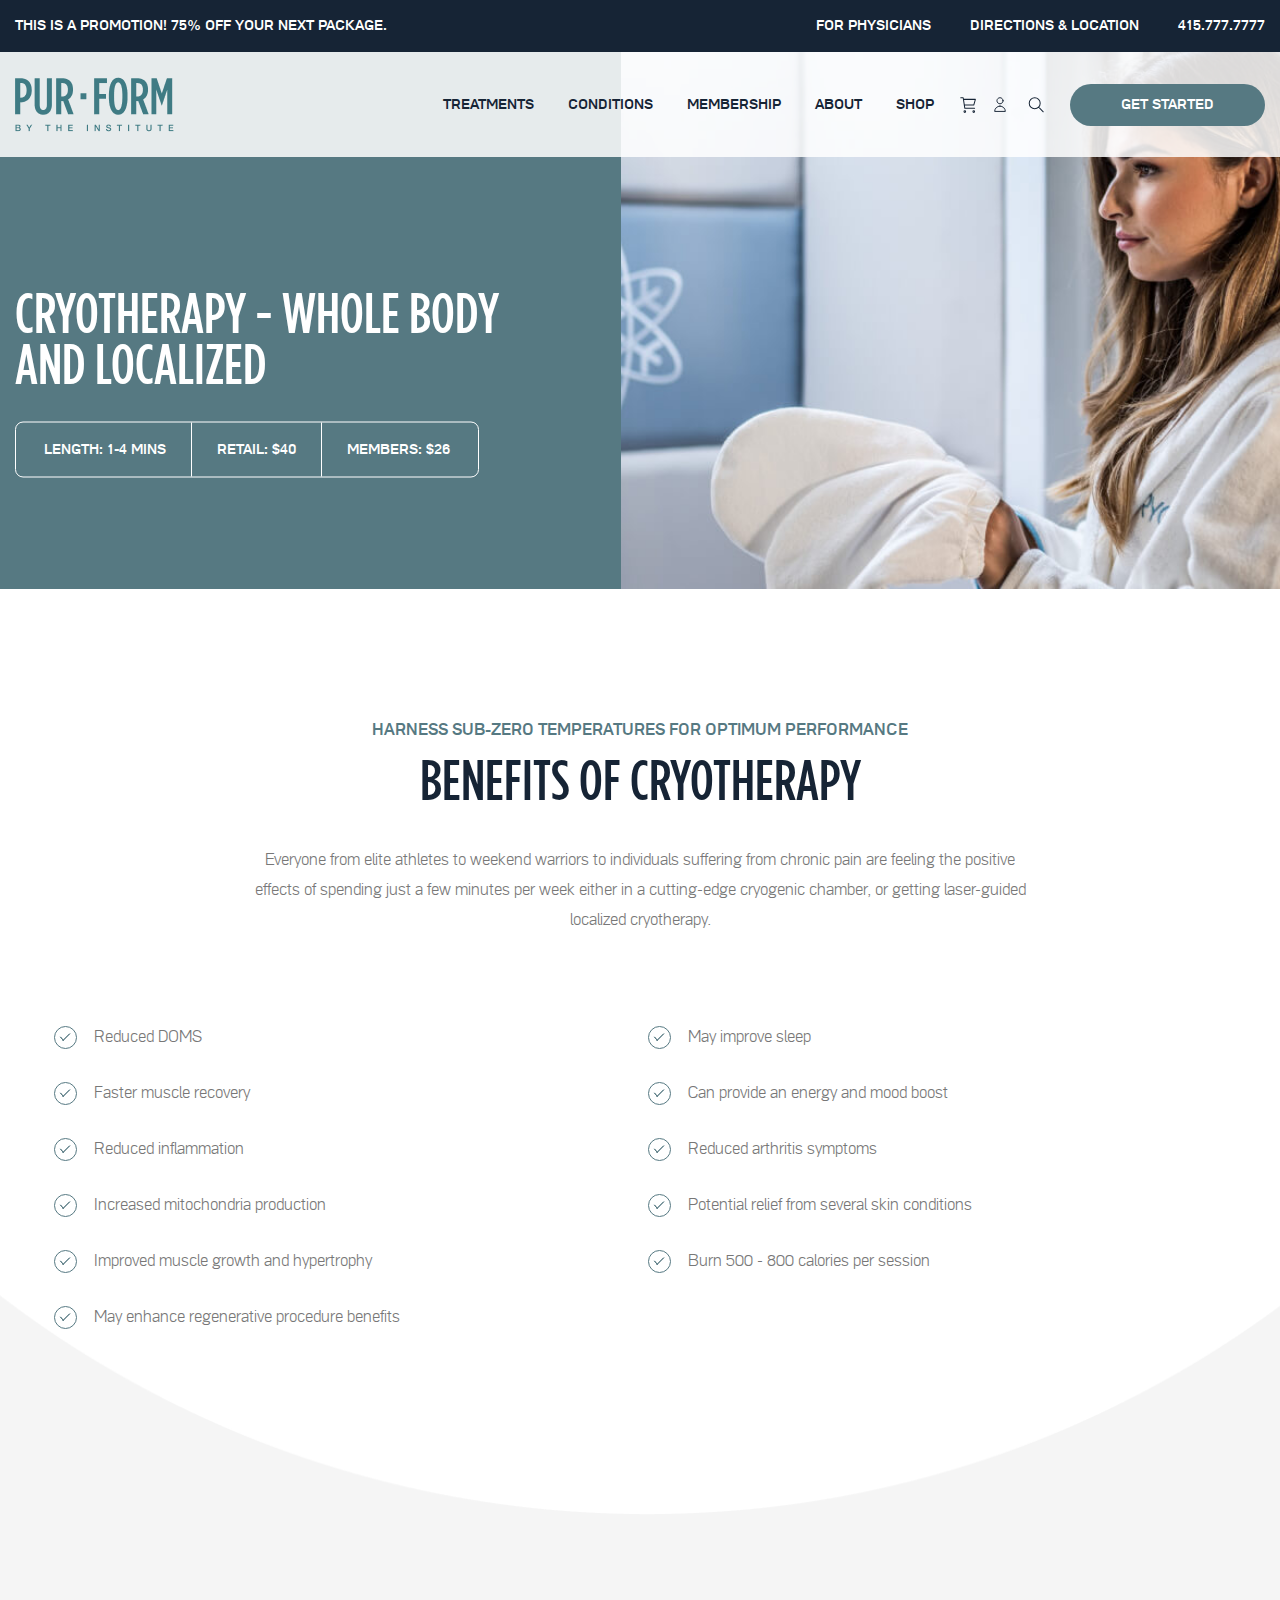
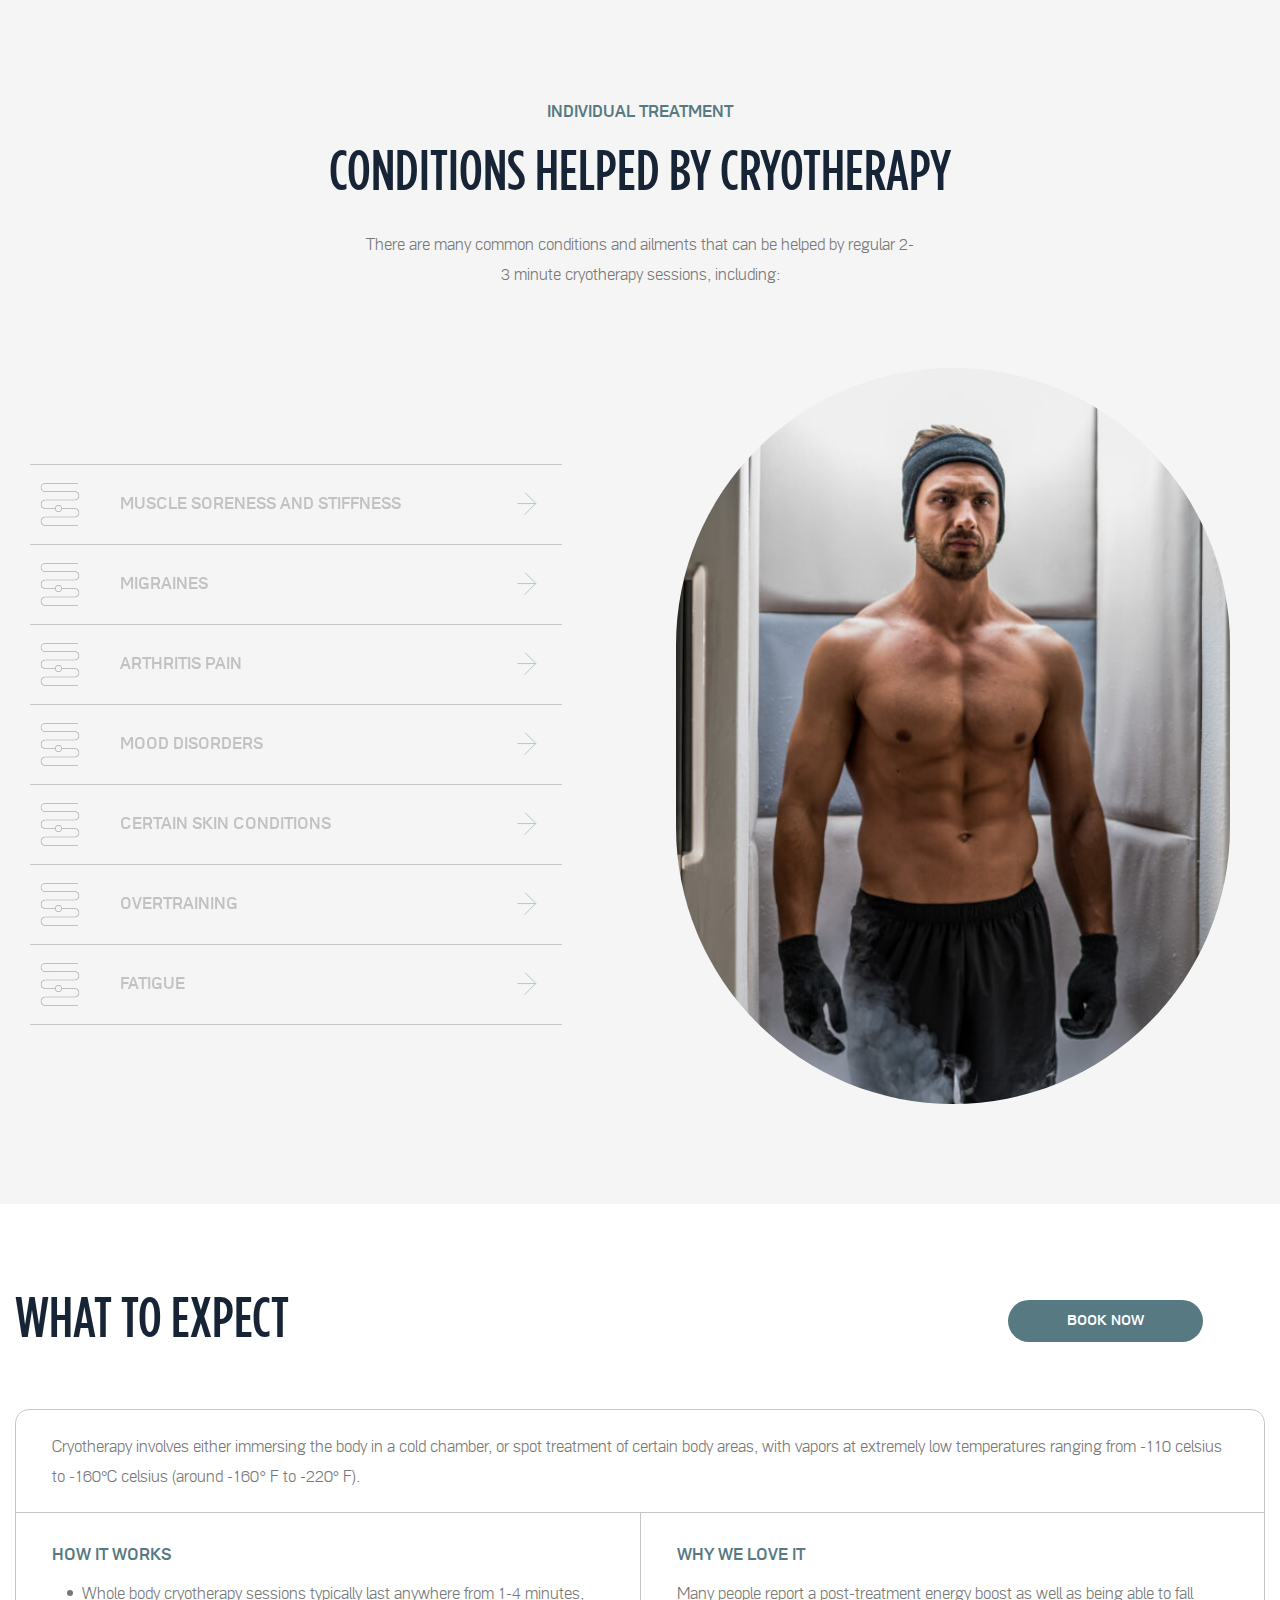
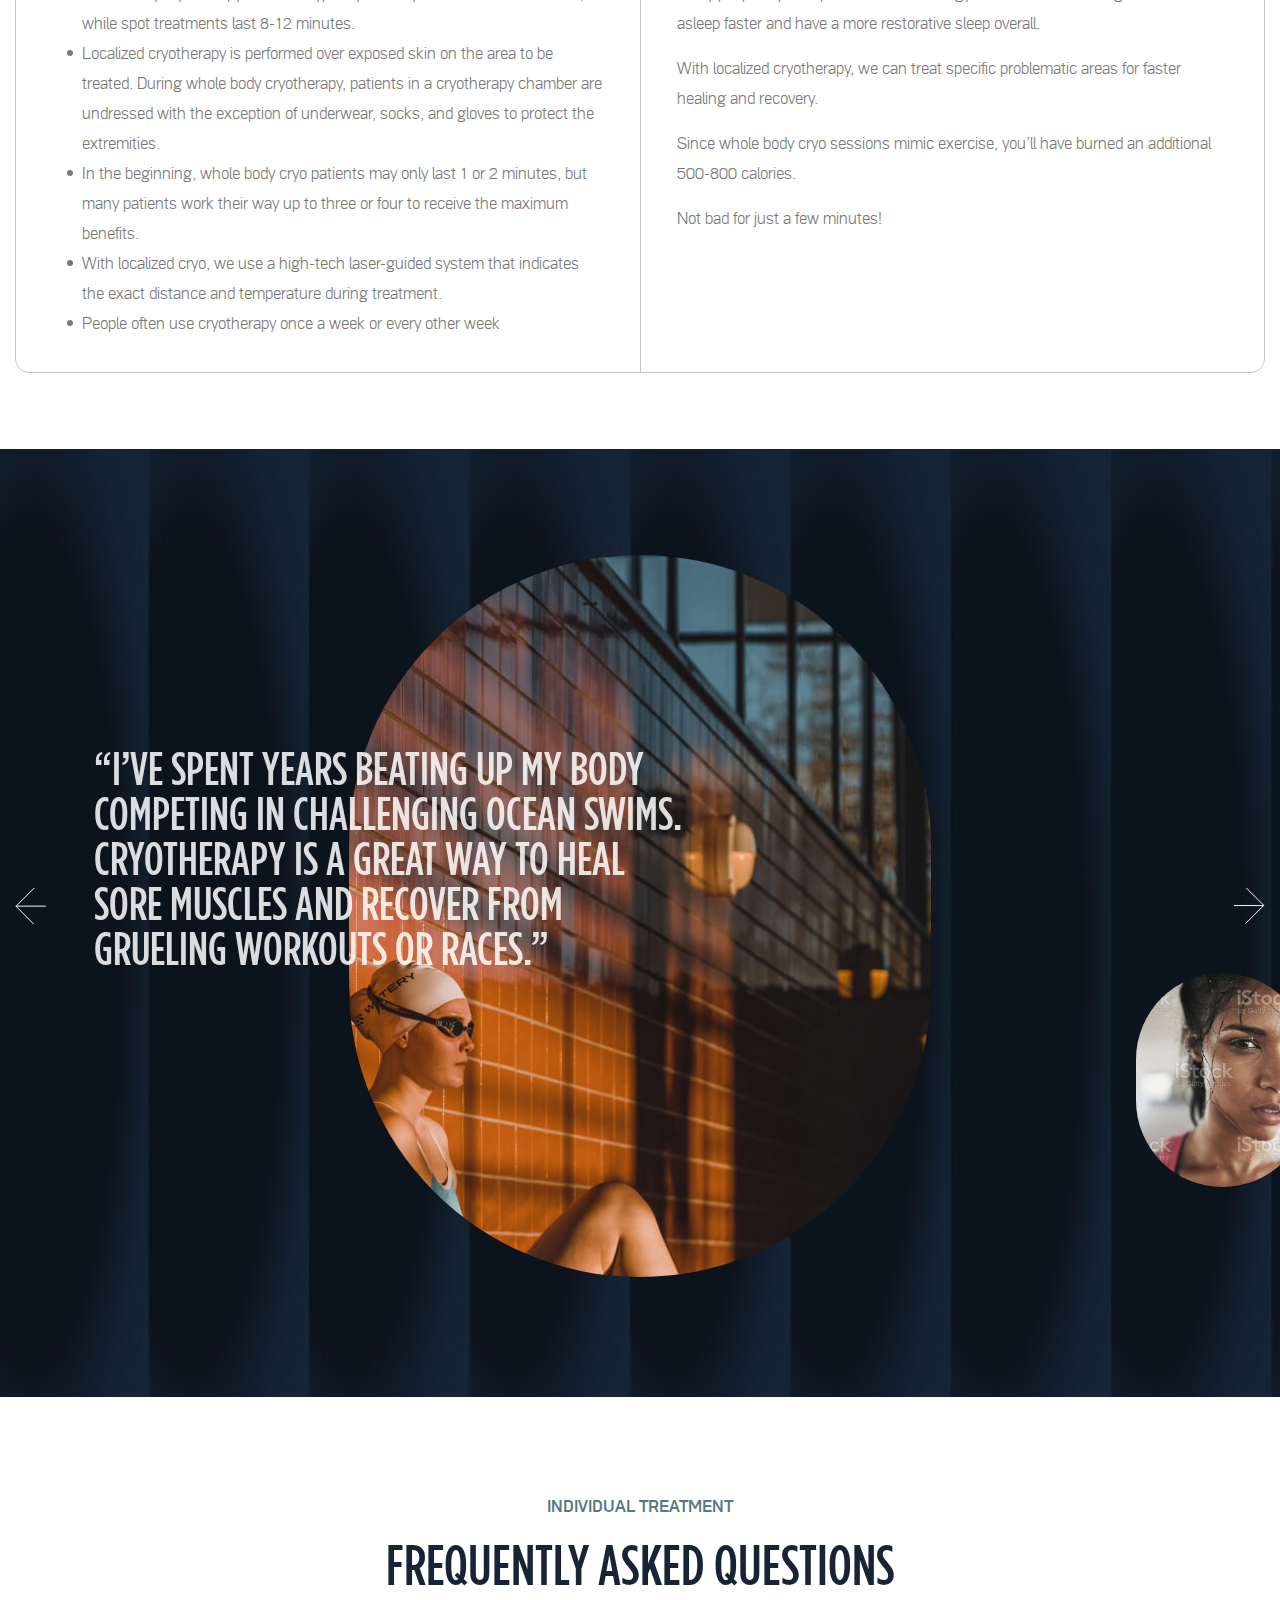
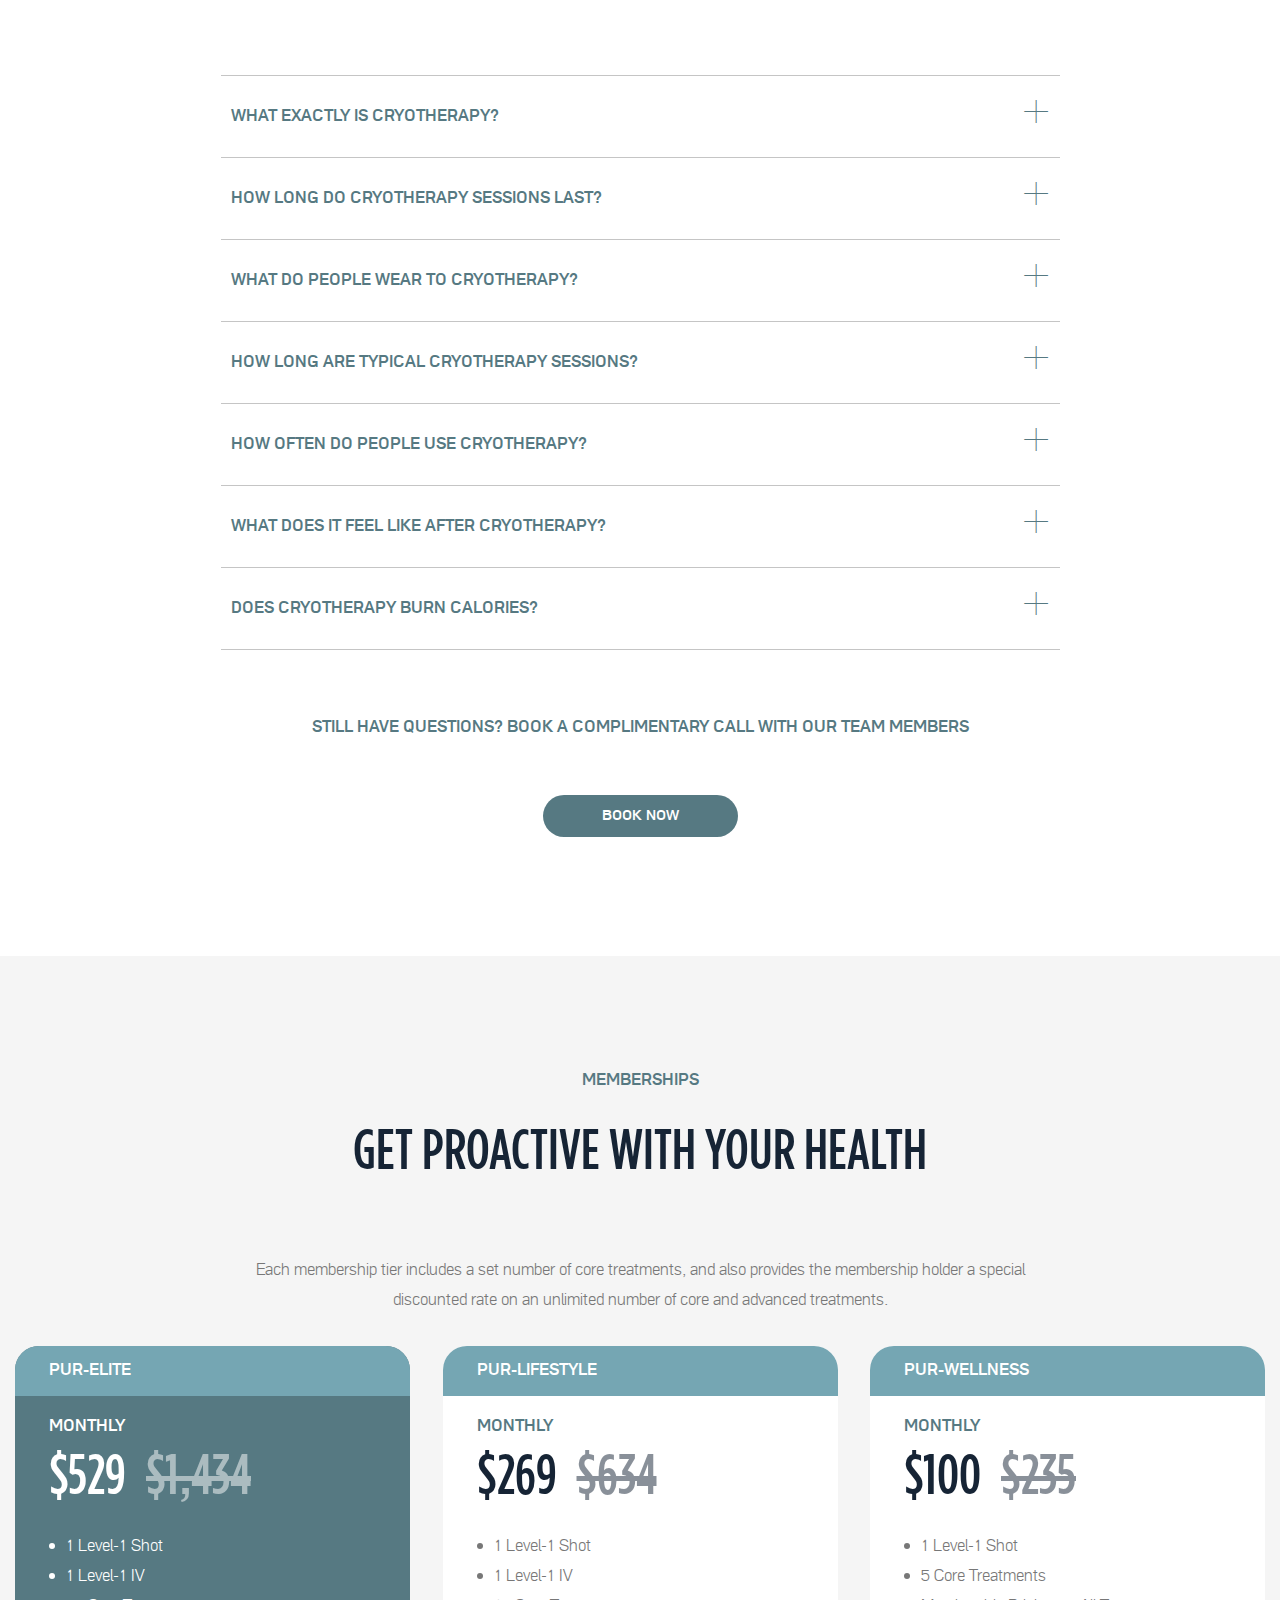
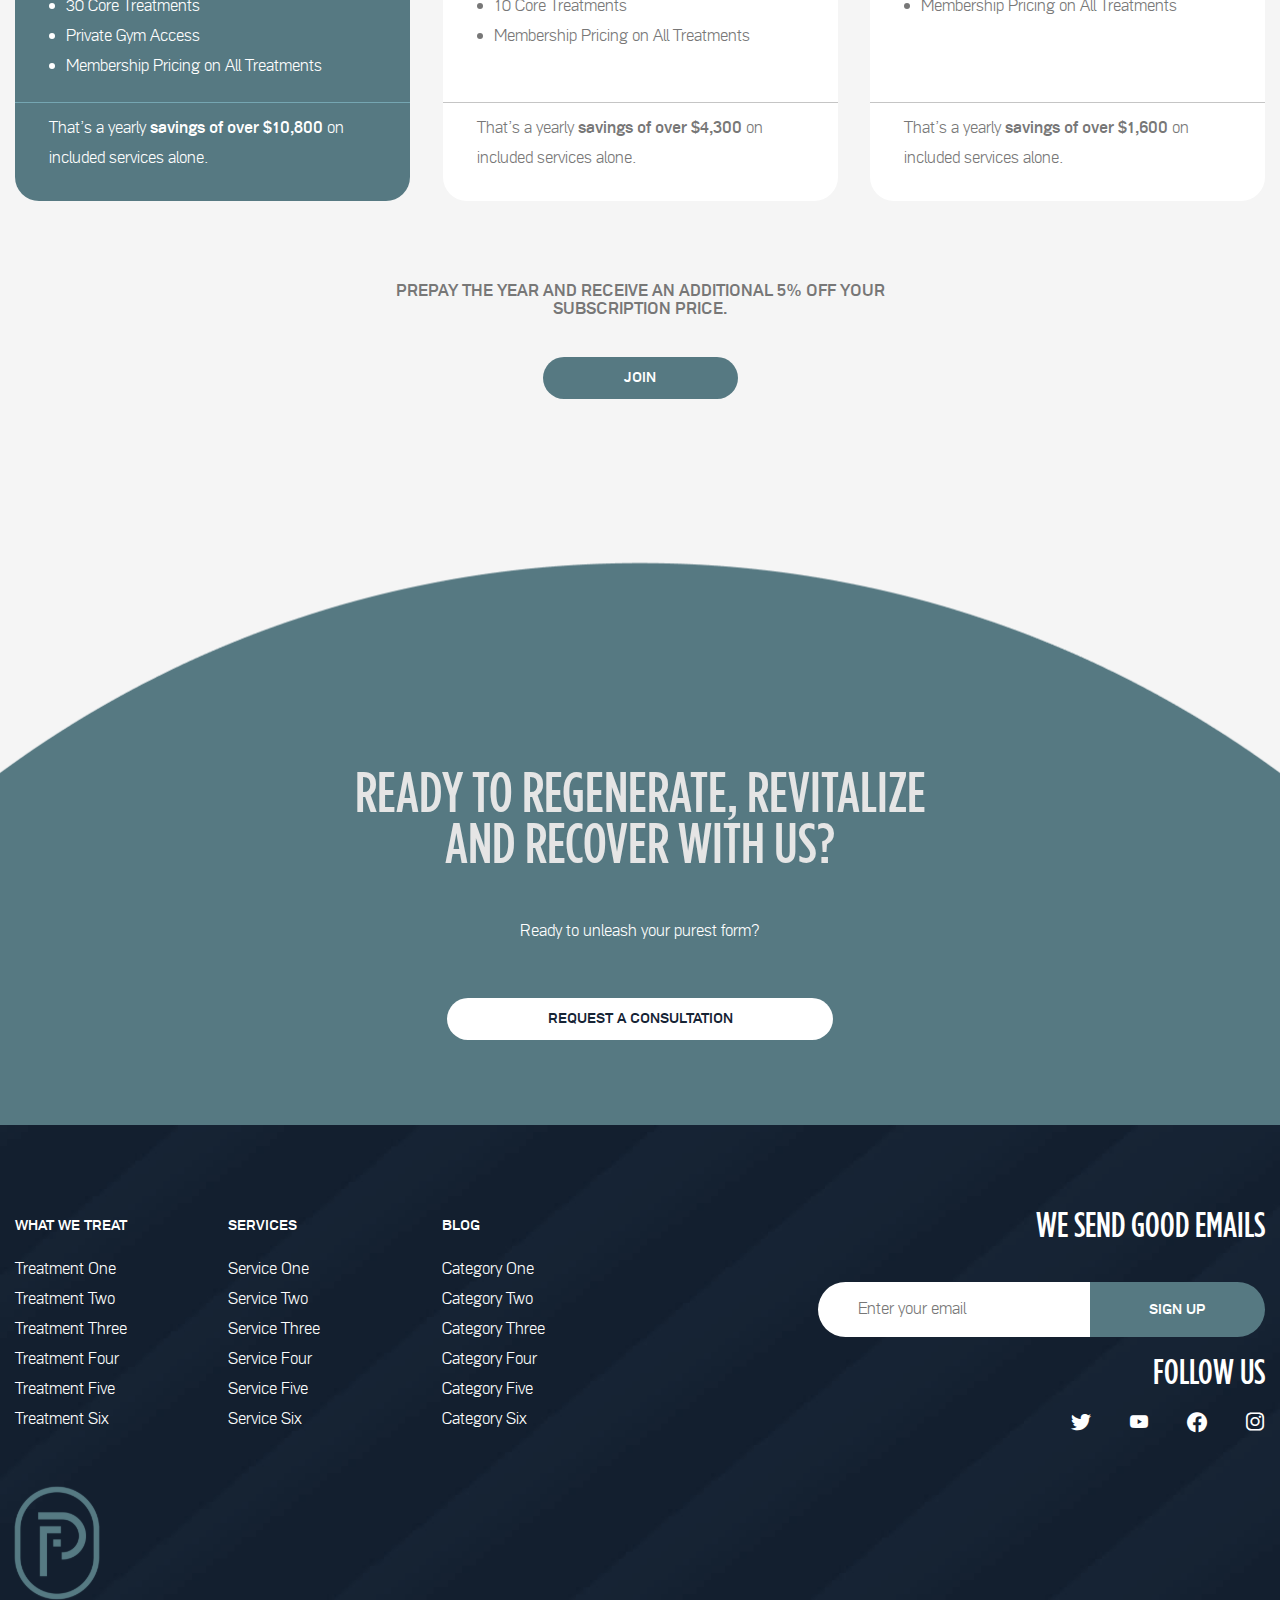
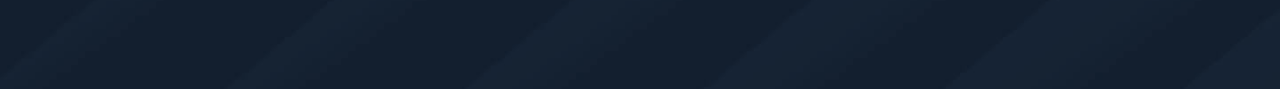
<file: _PurForm/treatment-inner.html>
<!DOCTYPE html>
<html lang="ru">

<head>

	<meta charset="utf-8">
	<!-- <base href="/"> -->

	<title>PurForm</title>
	<meta name="description" content="">

	<meta http-equiv="X-UA-Compatible" content="IE=edge">
	<meta name="viewport" content="width=device-width, initial-scale=1, maximum-scale=1">
	
	<!-- Template Basic Images Start -->
	<meta property="og:image" content="path/to/image.jpg">
	<link rel="apple-touch-icon" sizes="180x180" href="img/favicon/apple-touch-icon-180x180.png">
	<link rel="icon" href="img/favicon.ico">
	<!-- Template Basic Images End -->
	
	<!-- Custom Browsers Color Start -->
	<meta name="theme-color" content="#000">
	<!-- Custom Browsers Color End -->

	<link rel="stylesheet" href="css/main.min.css">
	<link rel="stylesheet" href="css/main.css">

</head>

<body>

	<!-- Custom HTML -->
	<div id="wrapper">
		<header id="header">
			<div class="top-bar">
				<div class="info flexbox">
					<p>THIS IS A PROMOTION! 75% OFF YOUR NEXT PACKAGE.</p>
					<ul>
						<li><a href="#">FOR PHYSICIANS</a></li>
						<li><a href="#">DIRECTIONS & LOCATION</a></li>
						<li><a href="#">415.777.7777</a></li>
					</ul>
				</div>
			</div>		
			<div class="header-main">
				<div class="header-info flexbox">
					<strong class="logo"><a href="#">PUR-FORM</a></strong>
					<div class="info flexbox">
						<nav id="nav">
							<a class="mob-btn" href="#"><span>меню</span></a>
							<ul class="nav-menu flexbox">
								<li class="menu-item"><a href="#">TREATMENTS</a></li>
								<li class="menu-item"><a href="#">CONDITIONS</a></li>
								<li class="menu-item"><a href="#">MEMBERSHIP</a></li>
								<li class="menu-item"><a href="#">ABOUT</a></li>
								<li class="menu-item"><a href="#">SHOP</a></li>
							</ul>
						</nav>
						<ul class="header-user-info flexbox">
							<li><a href="#" class="btn-basket">basket</a></li>
							<li><a class="signin" href="#">signin</a></li>
							<li>
								<div class="form-search">
									<a class="form-search-btn" href="#">search</a>
									<div class="search">
										<form action="#">
											<input type="search" name="search" aria-label="search" placeholder="">
											<button class="btn-search" type="submit">search</button>
										</form>
									</div>
								</div>
							</li>
						</ul>
						<div class="wrap-btn">
							<a href="#" class="btn">GET STARTED</a>
						</div>
					</div>
				</div>				
			</div>
		</header>
		<main id="main" role="main">
			<section class="promo-section bg-dark">
				<div class="bg-promo">
					<img src="img/img-17.jpg" alt="image description">
				</div>
				<div class="holder">
					<div class="text">
						<h1>Cryotherapy - Whole Body</br> and Localized</h1>
						<ul class="services-list-box flexbox">
							<li>LENGTH: 1-4 MINS</li>
							<li>RETAIL: $40</li>
							<li>MEMBERS: $26</li>
						</ul>
					</div>
				</div>
			</section>
			<section class="check-list-section bottom-circle">
				<div class="holder">
					<strong class="top-title">Harness Sub-Zero Temperatures for Optimum Performance</strong>
					<h2>BENEFITS OF CRYOTHERAPY</h2>
					<p class="short-text">Everyone from elite athletes to weekend warriors to individuals suffering from chronic pain are feeling the positive effects of spending just a few minutes per week either in a cutting-edge cryogenic chamber, or getting laser-guided localized cryotherapy.</p>
					<ul class="check-list">
						<li>Reduced DOMS</li>
						<li>Faster muscle recovery</li>
						<li>Reduced inflammation</li>
						<li>Increased mitochondria production</li>
						<li>Improved muscle growth and hypertrophy</li>
						<li>May enhance regenerative procedure benefits</li>
						<li>May improve sleep</li>
						<li>Can provide an energy and mood boost</li>
						<li>Reduced arthritis symptoms</li>
						<li>Potential relief from several skin conditions</li>
						<li>Burn 500 - 800 calories per session</li>
					</ul>
				</div>
			</section>
			<section class="text-image-section text-image-services bg-gray">
				<div class="holder">
					<strong class="top-title">INDIVIDUAL TREATMENT</strong>
					<h2>CONDITIONS HELPED BY CRYOTHERAPY</h2>
					<p class="short-text no-mobile">There are many common conditions and ailments that can be helped by regular 2-3 minute cryotherapy sessions, including:</p>
					<div class="text-image-block flexbox">
						<div class="text">
							<ul class="services-list">
								<li><a href="#"><span class="icon"><img src="img/icon-9.svg" alt="image description"></span> MUSCLE SORENESS AND STIFFNESS</a></li>
								<li><a href="#"><span class="icon"><img src="img/icon-9.svg" alt="image description"></span> Migraines</a></li>
								<li><a href="#"><span class="icon"><img src="img/icon-9.svg" alt="image description"></span> Arthritis pain</a></li>
								<li><a href="#"><span class="icon"><img src="img/icon-9.svg" alt="image description"></span> Mood disorders</a></li>
								<li><a href="#"><span class="icon"><img src="img/icon-9.svg" alt="image description"></span> Certain skin conditions</a></li>
								<li><a href="#"><span class="icon"><img src="img/icon-9.svg" alt="image description"></span> Overtraining</a></li>
								<li><a href="#"><span class="icon"><img src="img/icon-9.svg" alt="image description"></span> Fatigue</a></li>
							</ul>
						</div>
						<div class="image">
							<img src="img/img-18.jpg" alt="image description">
						</div>
					</div>
				</div>
			</section>
			<section class="two-columns-section">
				<div class="holder">
					<h2>WHAT TO EXPECT</h2>
					<div class="view-more">
						<a href="#" class="btn">BOOK NOW</a>
					</div>
					<div class="two-columns-block">
						<div class="heading">
							<p>Cryotherapy involves either immersing the body in a cold chamber, or spot treatment of certain body areas, with vapors at extremely low temperatures ranging from -110 celsius to -160°C celsius (around -160° F to -220° F).</p>
						</div>
						<div class="text-block flexbox">
							<div class="item">
								<strong class="title">HOW IT WORKS</strong>
								<ul>
									<li>Whole body cryotherapy sessions typically last anywhere from 1-4 minutes, while spot treatments last 8-12 minutes.</li>
									<li>Localized cryotherapy is performed over exposed skin on the area to be treated. During whole body cryotherapy, patients in a cryotherapy chamber are undressed with the exception of underwear, socks, and gloves to protect the extremities.</li>
									<li>In the beginning, whole body cryo patients may only last 1 or 2 minutes, but many patients work their way up to three or four to receive the maximum benefits.</li>
									<li>With localized cryo, we use a high-tech laser-guided system that indicates the exact distance and temperature during treatment.</li>
									<li>People often use cryotherapy once a week or every other week</li>
								</ul>
							</div>
							<div class="item">
								<strong class="title">WHY WE LOVE IT</strong>
								<p>Many people report a post-treatment energy boost as well as being able to fall asleep faster and have a more restorative sleep overall.</p>
								<p>With localized cryotherapy, we can treat specific problematic areas for faster healing and recovery.</p>
								<p>Since whole body cryo sessions mimic exercise, you’ll have burned an additional 500-800 calories.</p>
								<p>Not bad for just a few minutes!</p>
							</div>
						</div>
					</div>
				</div>
			</section>
			<section class="slider-block-section">
				<div class="bg-slider">
					<img src="img/bg-slider-2.jpg" alt="image description">
				</div>
				<div class="about_section-slider">
					<div class="holder">
						<ul class="about_section-slider-list">
							<li style='width:582px'>
								<div class="slider_item">
									<div class="about_section-slider-visual">
										<img src="img/slide-2.jpg" alt="image description">
									</div>
									<div class="comment">
										<p>“I’ve spent years beating up my body competing in challenging ocean swims. Cryotherapy is a great way to heal sore muscles and recover from grueling workouts or races.”</p>
									</div>
								</div>
							</li>
							<li style='width:582px'>
								<div class="slider_item">
									<div class="about_section-slider-visual">
										<img src="img/img-1.jpg" alt="image description">
									</div>
									<div class="comment">
										<p>2 “I’ve spent years beating up my body competing in challenging ocean swims. Cryotherapy is a great way to heal sore muscles and recover from grueling workouts or races.”</p>
									</div>
								</div>
							</li>
							<li style='width:582px'>
								<div class="slider_item">
									<div class="about_section-slider-visual" >
										<img src="img/img-18.jpg" alt="image description">
									</div>
									<div class="comment">
										<p>3 “I’ve spent years beating up my body competing in challenging ocean swims. Cryotherapy is a great way to heal sore muscles and recover from grueling workouts or races.”</p>
									</div>
								</div>
							</li>
							<li style='width:582px'>
								<div class="slider_item">
									<div class="about_section-slider-visual">
										<img src="img/slide-1.jpg" alt="image description">
									</div>
									<div class="comment">
										<p>4 “I’ve spent years beating up my body competing in challenging ocean swims. Cryotherapy is a great way to heal sore muscles and recover from grueling workouts or races.”</p>
									</div>
								</div>
							</li>
							<li style='width:582px'>
								<div class="slider_item">
									<div class="about_section-slider-visual">
										<img src="img/img-promo1.jpg" alt="image description">
									</div>
									<div class="comment">
										<p>“I’ve spent years beating up my body competing in challenging ocean swims. Cryotherapy is a great way to heal sore muscles and recover from grueling workouts or races.”</p>
									</div>
								</div>
							</li>
							<li style='width:582px'>
								<div class="slider_item">
									<div class="about_section-slider-visual">
										<img src="img/img-promo2.jpg" alt="image description">
									</div>
									<div class="comment">
										<p>2 “I’ve spent years beating up my body competing in challenging ocean swims. Cryotherapy is a great way to heal sore muscles and recover from grueling workouts or races.”</p>
									</div>
								</div>
							</li>
							<li style='width:582px'>
								<div class="slider_item">
									<div class="about_section-slider-visual" >
										<img src="img/img-promo3.jpg" alt="image description">
									</div>
									<div class="comment">
										<p>3 “I’ve spent years beating up my body competing in challenging ocean swims. Cryotherapy is a great way to heal sore muscles and recover from grueling workouts or races.”</p>
									</div>
								</div>
							</li>
							<li style='width:582px'>
								<div class="slider_item">
									<div class="about_section-slider-visual">
										<img src="img/img-17.jpg" alt="image description">
									</div>
									<div class="comment">
										<p>4 “I’ve spent years beating up my body competing in challenging ocean swims. Cryotherapy is a great way to heal sore muscles and recover from grueling workouts or races.”</p>
									</div>
								</div>
							</li>
						</ul>
					</div>
				</div>
			</section>
			<section class="accordion-section">
				<div class="holder">
					<strong class="top-title">INDIVIDUAL TREATMENT</strong>
					<h2>FREQUENTLY ASKED QUESTIONS</h2>
					<ul class="accordion">
						<li>
							<a href="#" class="opener">What exactly is cryotherapy?</a>
							<div class="accordion-slide">
								<p>Lorem ipsum dolor sit amet consectetur adipisicing elit. Voluptatibus error sit nam, illum iste eaque dolorum magni labore odit aspernatur praesentium repudiandae quas totam! Impedit ipsum possimus atque, facere aspernatur.</p>
							</div>
						</li>
						<li>
							<a href="#" class="opener">How long do cryotherapy sessions last?</a>
							<div class="accordion-slide">
								<p>Whole body cryotherapy sessions typically last anywhere from 1 - 4 minutes, while localized cryotherapy sessions range 8 - 12 minutes.</p>
							</div>
						</li>
						<li>
							<a href="#" class="opener">What do people wear to cryotherapy?</a>
							<div class="accordion-slide">
								<p>Lorem ipsum dolor sit amet consectetur adipisicing elit. Voluptatibus error sit nam, illum iste eaque dolorum magni labore odit aspernatur praesentium repudiandae quas totam! Impedit ipsum possimus atque, facere aspernatur.</p>
								<p>Lorem ipsum dolor sit amet consectetur adipisicing elit. Voluptatibus error sit nam, illum iste eaque dolorum magni labore odit aspernatur praesentium repudiandae quas totam! Impedit ipsum possimus atque, facere aspernatur.</p>
							</div>
						</li>
						<li>
							<a href="#" class="opener">How long are typical cryotherapy sessions?</a>
							<div class="accordion-slide">
								<p>Members receive special rates on all treatments. Members also have access to special rates on packages.</p>
							</div>
						</li>
						<li>
							<a href="#" class="opener">How often do people use cryotherapy?</a>
							<div class="accordion-slide">
								<p>Members receive special rates on all treatments. Members also have access to special rates on packages.</p>
							</div>
						</li>
						<li>
							<a href="#" class="opener">What does it feel like after cryotherapy?</a>
							<div class="accordion-slide">
								<p>Members receive special rates on all treatments. Members also have access to special rates on packages.</p>
							</div>
						</li>
						<li>
							<a href="#" class="opener">Does cryotherapy burn calories?</a>
							<div class="accordion-slide">
								<p>Members receive special rates on all treatments. Members also have access to special rates on packages.</p>
							</div>
						</li>
					</ul>
					<div class="content-text">
						<p>STILL HAVE QUESTIONS? BOOK A COMPLIMENTARY CALL WITH OUR TEAM MEMBERS</p>
						<div class="view-more">
							<a href="#" class="btn">BOOK NOW</a>
						</div>
					</div>
				</div>
			</section>
			<section class="content-section">
				<div class="holder">
					<strong class="top-title">memberships</strong>
					<h2>GET PROACTIVE WITH YOUR HEALTH</h2>
					<p class="short-text">Each membership tier includes a set number of core treatments, and also provides the membership holder a special discounted rate on an unlimited number of core and advanced treatments.</p>
					<div class="services-price flexbox">
						<a class="box dark" href="#">
							<div class="box-top">
								<strong class="title">pur-ELITE</strong>
							</div>
							<div class="box-content">
								<strong class="title">MONTHLY</strong>
								<div class="price">
									<div class="new">$529</div>
									<div class="old">$1,434</div>
								</div>
								<ul class="list-mark">
									<li>1 Level-1 Shot</li>
									<li>1 Level-1 IV</li>
									<li>30 Core Treatments</li>
									<li>Private Gym Access</li>
									<li>Membership Pricing on All Treatments</li>
								</ul>
							</div>
							<div class="box-bottom">
								<p>That’s a yearly <b>savings of over $10,800</b> on included services alone.</p>
							</div>
						</a>
						<a class="box" href="#">
							<div class="box-top">
								<strong class="title">PUR-LIFESTYLE</strong>
							</div>
							<div class="box-content">
								<strong class="title">MONTHLY</strong>
								<div class="price">
									<div class="new">$269</div>
									<div class="old">$634</div>
								</div>
								<ul class="list-mark">
									<li>1 Level-1 Shot</li>
									<li>1 Level-1 IV</li>
									<li>10 Core Treatments</li>
									<li>Membership Pricing on All Treatments</li>
								</ul>
							</div>
							<div class="box-bottom">
								<p>That’s a yearly <b>savings of over $4,300</b> on included services alone.</p>
							</div>
						</a>
						<a class="box" href="#">
							<div class="box-top">
								<strong class="title">PUR-WELLNESS</strong>
							</div>
							<div class="box-content">
								<strong class="title">MONTHLY</strong>
								<div class="price">
									<div class="new">$100</div>
									<div class="old">$235</div>
								</div>
								<ul class="list-mark">
									<li>1 Level-1 Shot</li>
									<li>5 Core Treatments</li>
									<li>Membership Pricing on All Treatments</li>
								</ul>
							</div>
							<div class="box-bottom">
								<p>That’s a yearly <b>savings of over $1,600</b> on included services alone.</p>
							</div>
						</a>
					</div>
					<div class="content-text">
						<p class="text-uppercase">Prepay the year and receive an additional 5% off your subscription price.</p>
						<a href="#" class="btn">JOIN</a>
					</div>
				</div>
			</section>
			<section class="consultation-section bg-gray">
				<div class="holder">
					<h2>Ready to regenerate, revitalize and recover with us?</h2>
					<p>Ready to unleash your purest form?</p>
					<a href="#" class="btn">REQUEST A CONSULTATION</a>
				</div>
			</section>
		</main>
		<footer id="footer">
			<div class="holder">
				<div class="footer-sections flexbox">
					<section>
						<h3>WHAT WE TREAT</h3>
						<ul>
							<li><a href="#">Treatment One</a></li>
							<li><a href="#">Treatment Two</a></li>
							<li><a href="#">Treatment Three</a></li>
							<li><a href="#">Treatment Four</a></li>
							<li><a href="#">Treatment Five</a></li>
							<li><a href="#">Treatment Six</a></li>
						</ul>
					</section>
					<section>
						<h3>SERVICES</h3>
						<ul>
							<li><a href="#">Service One</a></li>
							<li><a href="#">Service Two</a></li>
							<li><a href="#">Service Three</a></li>
							<li><a href="#">Service Four</a></li>
							<li><a href="#">Service Five</a></li>
							<li><a href="#">Service Six</a></li>
						</ul>
					</section>
					<section>
						<h3>BLOG</h3>
						<ul>
							<li><a href="#">Category One</a></li>
							<li><a href="#">Category Two</a></li>
							<li><a href="#">Category Three</a></li>
							<li><a href="#">Category Four</a></li>
							<li><a href="#">Category Five</a></li>
							<li><a href="#">Category Six</a></li>
						</ul>
					</section>
					<section class="contacts-info-section">
						<h3>WE SEND GOOD EMAILS</h3>
						<div class="user-form">
							<form action="#" method="post" id="sendform" enctype="multipart/form-data">
								<div class="wrap-email flexbox">
									<input class="email" type="email" name="email" placeholder="Enter your email">
									<button class="btn" type="submit" value="SIGN UP" name="sendMail">SIGN UP</button>
								</div>
							</form>
						</div>
						<h3>FOLLOW US</h3>
						<ul class="social-networks flexbox">
							<li><a class="icon-twitter" href="#" target="_blank">twitter</a></li>
							<li><a class="icon-youtube" href="#" target="_blank">youtube</a></li>
							<li><a class="icon-facebook" href="#" target="_blank">facebook</a></li>
							<li><a class="icon-instagram" href="#" target="_blank">instagram</a></li>
						</ul>
					</section>
					<section class="logo-section">
						<strong class="logo"><a href="/">PUR-FORM</a></strong>
					</section>
				</div>
			</div>
		</footer>
	</div>
	<script src="js/scripts.min.js"></script>
	<script src="js/slick.js"></script>
</body>
</html>
</file>
<file: _PurForm/css/main.css>
/* FONTS */
@font-face {
  font-family: 'Grammatika';
  src: url('../fonts/gothamhtf-mediumcondensed.eot');
  src: url('../fonts/gothamhtf-mediumcondensed.eot?#iefix') format('embedded-opentype'),
       url('../fonts/gothamhtf-mediumcondensed.woff2') format('woff2'),
       url('../fonts/gothamhtf-mediumcondensed.ttf') format('truetype');
  font-weight: 600;
  font-style: normal;
}
@font-face {
  font-family: 'Grammatika';
  src: url('../fonts/grammatika-light.eot');
  src: url('../fonts/grammatika-light.eot?#iefix') format('embedded-opentype'),
       url('../fonts/grammatika-light.woff2') format('woff2'),
       url('../fonts/grammatika-light.ttf') format('truetype');
  font-weight: 300;
  font-style: normal;
}
@font-face {
  font-family: 'Grammatika';
  src: url('../fonts/grammatika-medium.eot');
  src: url('../fonts/grammatika-medium.eot?#iefix') format('embedded-opentype'),
       url('../fonts/grammatika-medium.woff2') format('woff2'),
       url('../fonts/grammatika-medium.ttf') format('truetype');
  font-weight: 500;
  font-style: normal;
}
@font-face {
  font-family: 'Grammatika';
  src: url('../fonts/grammatika-ultralight.eot');
  src: url('../fonts/grammatika-ultralight.eot?#iefix') format('embedded-opentype'),
       url('../fonts/grammatika-ultralight.woff2') format('woff2'),
       url('../fonts/grammatika-ultralight.ttf') format('truetype');
  font-weight: 100;
  font-style: normal;
}
@font-face {
  font-family: 'Gotham';
  src: url('../fonts/gothamhtf-mediumcondensed.eot');
  src: url('../fonts/gothamhtf-mediumcondensed.eot?#iefix') format('embedded-opentype'),
       url('../fonts/gothamhtf-mediumcondensed.woff2') format('woff2'),
       url('../fonts/gothamhtf-mediumcondensed.ttf') format('truetype');
  font-weight: 500;
  font-style: normal;
}
@font-face {
  font-family: 'icomoon';
  src:  url('../fonts/icomoon.eot?97ujp3');
  src:  url('../fonts/icomoon.eot?97ujp3#iefix') format('embedded-opentype'),
		    url('../fonts/icomoon.ttf?97ujp3') format('truetype'),
		    url('../fonts/icomoon.woff?97ujp3') format('woff'),
		    url('../fonts/icomoon.svg?97ujp3#icomoon') format('svg');
  font-weight: normal;
  font-style: normal;
  font-display: block;
}
[class^="icon-"], [class*=" icon-"] {
  /* use !important to prevent issues with browser extensions that change fonts */
  font-family: 'icomoon' !important;
  speak: never;
  font-style: normal;
  font-weight: normal;
  font-variant: normal;
  text-transform: none;
  line-height: 1;
  /* Better Font Rendering =========== */
  -webkit-font-smoothing: antialiased;
  -moz-osx-font-smoothing: grayscale;
}
.icon-youtube:before {
  content: "\e903";
}
.icon-facebook:before {
  content: "\e900";
}
.icon-instagram:before {
  content: "\e901";
}
.icon-twitter:before {
  content: "\e902";
}
/* Animate */
.animated{-webkit-animation-duration:1s;animation-duration:1s;-webkit-animation-fill-mode:both;animation-fill-mode:both}.animated.infinite{-webkit-animation-iteration-count:infinite;animation-iteration-count:infinite}.animated.hinge{-webkit-animation-duration:2s;animation-duration:2s}@-webkit-keyframes bounce{0%,20%,53%,80%,100%{-webkit-transition-timing-function:cubic-bezier(0.215,0.610,0.355,1.000);transition-timing-function:cubic-bezier(0.215,0.610,0.355,1.000);-webkit-transform:translate3d(0,0,0);transform:translate3d(0,0,0)}40%,43%{-webkit-transition-timing-function:cubic-bezier(0.755,0.050,0.855,0.060);transition-timing-function:cubic-bezier(0.755,0.050,0.855,0.060);-webkit-transform:translate3d(0,-30px,0);transform:translate3d(0,-30px,0)}70%{-webkit-transition-timing-function:cubic-bezier(0.755,0.050,0.855,0.060);transition-timing-function:cubic-bezier(0.755,0.050,0.855,0.060);-webkit-transform:translate3d(0,-15px,0);transform:translate3d(0,-15px,0)}90%{-webkit-transform:translate3d(0,-4px,0);transform:translate3d(0,-4px,0)}}@keyframes bounce{0%,20%,53%,80%,100%{-webkit-transition-timing-function:cubic-bezier(0.215,0.610,0.355,1.000);transition-timing-function:cubic-bezier(0.215,0.610,0.355,1.000);-webkit-transform:translate3d(0,0,0);-ms-transform:translate3d(0,0,0);transform:translate3d(0,0,0)}40%,43%{-webkit-transition-timing-function:cubic-bezier(0.755,0.050,0.855,0.060);transition-timing-function:cubic-bezier(0.755,0.050,0.855,0.060);-webkit-transform:translate3d(0,-30px,0);-ms-transform:translate3d(0,-30px,0);transform:translate3d(0,-30px,0)}70%{-webkit-transition-timing-function:cubic-bezier(0.755,0.050,0.855,0.060);transition-timing-function:cubic-bezier(0.755,0.050,0.855,0.060);-webkit-transform:translate3d(0,-15px,0);-ms-transform:translate3d(0,-15px,0);transform:translate3d(0,-15px,0)}90%{-webkit-transform:translate3d(0,-4px,0);-ms-transform:translate3d(0,-4px,0);transform:translate3d(0,-4px,0)}}.bounce{-webkit-animation-name:bounce;animation-name:bounce;-webkit-transform-origin:center bottom;-ms-transform-origin:center bottom;transform-origin:center bottom}@-webkit-keyframes flash{0%,50%,100%{opacity:1}25%,75%{opacity:0}}@keyframes flash{0%,50%,100%{opacity:1}25%,75%{opacity:0}}.flash{-webkit-animation-name:flash;animation-name:flash}@-webkit-keyframes pulse{0%{-webkit-transform:scale3d(1,1,1);transform:scale3d(1,1,1)}50%{-webkit-transform:scale3d(1.05,1.05,1.05);transform:scale3d(1.05,1.05,1.05)}100%{-webkit-transform:scale3d(1,1,1);transform:scale3d(1,1,1)}}@keyframes pulse{0%{-webkit-transform:scale3d(1,1,1);-ms-transform:scale3d(1,1,1);transform:scale3d(1,1,1)}50%{-webkit-transform:scale3d(1.05,1.05,1.05);-ms-transform:scale3d(1.05,1.05,1.05);transform:scale3d(1.05,1.05,1.05)}100%{-webkit-transform:scale3d(1,1,1);-ms-transform:scale3d(1,1,1);transform:scale3d(1,1,1)}}.pulse{-webkit-animation-name:pulse;animation-name:pulse}@-webkit-keyframes rubberBand{0%{-webkit-transform:scale3d(1,1,1);transform:scale3d(1,1,1)}30%{-webkit-transform:scale3d(1.25,0.75,1);transform:scale3d(1.25,0.75,1)}40%{-webkit-transform:scale3d(0.75,1.25,1);transform:scale3d(0.75,1.25,1)}50%{-webkit-transform:scale3d(1.15,0.85,1);transform:scale3d(1.15,0.85,1)}65%{-webkit-transform:scale3d(.95,1.05,1);transform:scale3d(.95,1.05,1)}75%{-webkit-transform:scale3d(1.05,.95,1);transform:scale3d(1.05,.95,1)}100%{-webkit-transform:scale3d(1,1,1);transform:scale3d(1,1,1)}}@keyframes rubberBand{0%{-webkit-transform:scale3d(1,1,1);-ms-transform:scale3d(1,1,1);transform:scale3d(1,1,1)}30%{-webkit-transform:scale3d(1.25,0.75,1);-ms-transform:scale3d(1.25,0.75,1);transform:scale3d(1.25,0.75,1)}40%{-webkit-transform:scale3d(0.75,1.25,1);-ms-transform:scale3d(0.75,1.25,1);transform:scale3d(0.75,1.25,1)}50%{-webkit-transform:scale3d(1.15,0.85,1);-ms-transform:scale3d(1.15,0.85,1);transform:scale3d(1.15,0.85,1)}65%{-webkit-transform:scale3d(.95,1.05,1);-ms-transform:scale3d(.95,1.05,1);transform:scale3d(.95,1.05,1)}75%{-webkit-transform:scale3d(1.05,.95,1);-ms-transform:scale3d(1.05,.95,1);transform:scale3d(1.05,.95,1)}100%{-webkit-transform:scale3d(1,1,1);-ms-transform:scale3d(1,1,1);transform:scale3d(1,1,1)}}.rubberBand{-webkit-animation-name:rubberBand;animation-name:rubberBand}@-webkit-keyframes shake{0%,100%{-webkit-transform:translate3d(0,0,0);transform:translate3d(0,0,0)}10%,30%,50%,70%,90%{-webkit-transform:translate3d(-10px,0,0);transform:translate3d(-10px,0,0)}20%,40%,60%,80%{-webkit-transform:translate3d(10px,0,0);transform:translate3d(10px,0,0)}}@keyframes shake{0%,100%{-webkit-transform:translate3d(0,0,0);-ms-transform:translate3d(0,0,0);transform:translate3d(0,0,0)}10%,30%,50%,70%,90%{-webkit-transform:translate3d(-10px,0,0);-ms-transform:translate3d(-10px,0,0);transform:translate3d(-10px,0,0)}20%,40%,60%,80%{-webkit-transform:translate3d(10px,0,0);-ms-transform:translate3d(10px,0,0);transform:translate3d(10px,0,0)}}.shake{-webkit-animation-name:shake;animation-name:shake}@-webkit-keyframes swing{20%{-webkit-transform:rotate3d(0,0,1,15deg);transform:rotate3d(0,0,1,15deg)}40%{-webkit-transform:rotate3d(0,0,1,-10deg);transform:rotate3d(0,0,1,-10deg)}60%{-webkit-transform:rotate3d(0,0,1,5deg);transform:rotate3d(0,0,1,5deg)}80%{-webkit-transform:rotate3d(0,0,1,-5deg);transform:rotate3d(0,0,1,-5deg)}100%{-webkit-transform:rotate3d(0,0,1,0deg);transform:rotate3d(0,0,1,0deg)}}@keyframes swing{20%{-webkit-transform:rotate3d(0,0,1,15deg);-ms-transform:rotate3d(0,0,1,15deg);transform:rotate3d(0,0,1,15deg)}40%{-webkit-transform:rotate3d(0,0,1,-10deg);-ms-transform:rotate3d(0,0,1,-10deg);transform:rotate3d(0,0,1,-10deg)}60%{-webkit-transform:rotate3d(0,0,1,5deg);-ms-transform:rotate3d(0,0,1,5deg);transform:rotate3d(0,0,1,5deg)}80%{-webkit-transform:rotate3d(0,0,1,-5deg);-ms-transform:rotate3d(0,0,1,-5deg);transform:rotate3d(0,0,1,-5deg)}100%{-webkit-transform:rotate3d(0,0,1,0deg);-ms-transform:rotate3d(0,0,1,0deg);transform:rotate3d(0,0,1,0deg)}}.swing{-webkit-transform-origin:top center;-ms-transform-origin:top center;transform-origin:top center;-webkit-animation-name:swing;animation-name:swing}@-webkit-keyframes tada{0%{-webkit-transform:scale3d(1,1,1);transform:scale3d(1,1,1)}10%,20%{-webkit-transform:scale3d(.9,.9,.9) rotate3d(0,0,1,-3deg);transform:scale3d(.9,.9,.9) rotate3d(0,0,1,-3deg)}30%,50%,70%,90%{-webkit-transform:scale3d(1.1,1.1,1.1) rotate3d(0,0,1,3deg);transform:scale3d(1.1,1.1,1.1) rotate3d(0,0,1,3deg)}40%,60%,80%{-webkit-transform:scale3d(1.1,1.1,1.1) rotate3d(0,0,1,-3deg);transform:scale3d(1.1,1.1,1.1) rotate3d(0,0,1,-3deg)}100%{-webkit-transform:scale3d(1,1,1);transform:scale3d(1,1,1)}}@keyframes tada{0%{-webkit-transform:scale3d(1,1,1);-ms-transform:scale3d(1,1,1);transform:scale3d(1,1,1)}10%,20%{-webkit-transform:scale3d(.9,.9,.9) rotate3d(0,0,1,-3deg);-ms-transform:scale3d(.9,.9,.9) rotate3d(0,0,1,-3deg);transform:scale3d(.9,.9,.9) rotate3d(0,0,1,-3deg)}30%,50%,70%,90%{-webkit-transform:scale3d(1.1,1.1,1.1) rotate3d(0,0,1,3deg);-ms-transform:scale3d(1.1,1.1,1.1) rotate3d(0,0,1,3deg);transform:scale3d(1.1,1.1,1.1) rotate3d(0,0,1,3deg)}40%,60%,80%{-webkit-transform:scale3d(1.1,1.1,1.1) rotate3d(0,0,1,-3deg);-ms-transform:scale3d(1.1,1.1,1.1) rotate3d(0,0,1,-3deg);transform:scale3d(1.1,1.1,1.1) rotate3d(0,0,1,-3deg)}100%{-webkit-transform:scale3d(1,1,1);-ms-transform:scale3d(1,1,1);transform:scale3d(1,1,1)}}.tada{-webkit-animation-name:tada;animation-name:tada}@-webkit-keyframes wobble{0%{-webkit-transform:none;transform:none}15%{-webkit-transform:translate3d(-25%,0,0) rotate3d(0,0,1,-5deg);transform:translate3d(-25%,0,0) rotate3d(0,0,1,-5deg)}30%{-webkit-transform:translate3d(20%,0,0) rotate3d(0,0,1,3deg);transform:translate3d(20%,0,0) rotate3d(0,0,1,3deg)}45%{-webkit-transform:translate3d(-15%,0,0) rotate3d(0,0,1,-3deg);transform:translate3d(-15%,0,0) rotate3d(0,0,1,-3deg)}60%{-webkit-transform:translate3d(10%,0,0) rotate3d(0,0,1,2deg);transform:translate3d(10%,0,0) rotate3d(0,0,1,2deg)}75%{-webkit-transform:translate3d(-5%,0,0) rotate3d(0,0,1,-1deg);transform:translate3d(-5%,0,0) rotate3d(0,0,1,-1deg)}100%{-webkit-transform:none;transform:none}}@keyframes wobble{0%{-webkit-transform:none;-ms-transform:none;transform:none}15%{-webkit-transform:translate3d(-25%,0,0) rotate3d(0,0,1,-5deg);-ms-transform:translate3d(-25%,0,0) rotate3d(0,0,1,-5deg);transform:translate3d(-25%,0,0) rotate3d(0,0,1,-5deg)}30%{-webkit-transform:translate3d(20%,0,0) rotate3d(0,0,1,3deg);-ms-transform:translate3d(20%,0,0) rotate3d(0,0,1,3deg);transform:translate3d(20%,0,0) rotate3d(0,0,1,3deg)}45%{-webkit-transform:translate3d(-15%,0,0) rotate3d(0,0,1,-3deg);-ms-transform:translate3d(-15%,0,0) rotate3d(0,0,1,-3deg);transform:translate3d(-15%,0,0) rotate3d(0,0,1,-3deg)}60%{-webkit-transform:translate3d(10%,0,0) rotate3d(0,0,1,2deg);-ms-transform:translate3d(10%,0,0) rotate3d(0,0,1,2deg);transform:translate3d(10%,0,0) rotate3d(0,0,1,2deg)}75%{-webkit-transform:translate3d(-5%,0,0) rotate3d(0,0,1,-1deg);-ms-transform:translate3d(-5%,0,0) rotate3d(0,0,1,-1deg);transform:translate3d(-5%,0,0) rotate3d(0,0,1,-1deg)}100%{-webkit-transform:none;-ms-transform:none;transform:none}}.wobble{-webkit-animation-name:wobble;animation-name:wobble}@-webkit-keyframes bounceIn{0%,20%,40%,60%,80%,100%{-webkit-transition-timing-function:cubic-bezier(0.215,0.610,0.355,1.000);transition-timing-function:cubic-bezier(0.215,0.610,0.355,1.000)}0%{opacity:0;-webkit-transform:scale3d(.3,.3,.3);transform:scale3d(.3,.3,.3)}20%{-webkit-transform:scale3d(1.1,1.1,1.1);transform:scale3d(1.1,1.1,1.1)}40%{-webkit-transform:scale3d(.9,.9,.9);transform:scale3d(.9,.9,.9)}60%{opacity:1;-webkit-transform:scale3d(1.03,1.03,1.03);transform:scale3d(1.03,1.03,1.03)}80%{-webkit-transform:scale3d(.97,.97,.97);transform:scale3d(.97,.97,.97)}100%{opacity:1;-webkit-transform:scale3d(1,1,1);transform:scale3d(1,1,1)}}@keyframes bounceIn{0%,20%,40%,60%,80%,100%{-webkit-transition-timing-function:cubic-bezier(0.215,0.610,0.355,1.000);transition-timing-function:cubic-bezier(0.215,0.610,0.355,1.000)}0%{opacity:0;-webkit-transform:scale3d(.3,.3,.3);-ms-transform:scale3d(.3,.3,.3);transform:scale3d(.3,.3,.3)}20%{-webkit-transform:scale3d(1.1,1.1,1.1);-ms-transform:scale3d(1.1,1.1,1.1);transform:scale3d(1.1,1.1,1.1)}40%{-webkit-transform:scale3d(.9,.9,.9);-ms-transform:scale3d(.9,.9,.9);transform:scale3d(.9,.9,.9)}60%{opacity:1;-webkit-transform:scale3d(1.03,1.03,1.03);-ms-transform:scale3d(1.03,1.03,1.03);transform:scale3d(1.03,1.03,1.03)}80%{-webkit-transform:scale3d(.97,.97,.97);-ms-transform:scale3d(.97,.97,.97);transform:scale3d(.97,.97,.97)}100%{opacity:1;-webkit-transform:scale3d(1,1,1);-ms-transform:scale3d(1,1,1);transform:scale3d(1,1,1)}}.bounceIn{-webkit-animation-name:bounceIn;animation-name:bounceIn;-webkit-animation-duration:.75s;animation-duration:.75s}@-webkit-keyframes bounceInDown{0%,60%,75%,90%,100%{-webkit-transition-timing-function:cubic-bezier(0.215,0.610,0.355,1.000);transition-timing-function:cubic-bezier(0.215,0.610,0.355,1.000)}0%{opacity:0;-webkit-transform:translate3d(0,-3000px,0);transform:translate3d(0,-3000px,0)}60%{opacity:1;-webkit-transform:translate3d(0,25px,0);transform:translate3d(0,25px,0)}75%{-webkit-transform:translate3d(0,-10px,0);transform:translate3d(0,-10px,0)}90%{-webkit-transform:translate3d(0,5px,0);transform:translate3d(0,5px,0)}100%{-webkit-transform:none;transform:none}}@keyframes bounceInDown{0%,60%,75%,90%,100%{-webkit-transition-timing-function:cubic-bezier(0.215,0.610,0.355,1.000);transition-timing-function:cubic-bezier(0.215,0.610,0.355,1.000)}0%{opacity:0;-webkit-transform:translate3d(0,-3000px,0);-ms-transform:translate3d(0,-3000px,0);transform:translate3d(0,-3000px,0)}60%{opacity:1;-webkit-transform:translate3d(0,25px,0);-ms-transform:translate3d(0,25px,0);transform:translate3d(0,25px,0)}75%{-webkit-transform:translate3d(0,-10px,0);-ms-transform:translate3d(0,-10px,0);transform:translate3d(0,-10px,0)}90%{-webkit-transform:translate3d(0,5px,0);-ms-transform:translate3d(0,5px,0);transform:translate3d(0,5px,0)}100%{-webkit-transform:none;-ms-transform:none;transform:none}}.bounceInDown{-webkit-animation-name:bounceInDown;animation-name:bounceInDown}@-webkit-keyframes bounceInLeft{0%,60%,75%,90%,100%{-webkit-transition-timing-function:cubic-bezier(0.215,0.610,0.355,1.000);transition-timing-function:cubic-bezier(0.215,0.610,0.355,1.000)}0%{opacity:0;-webkit-transform:translate3d(-3000px,0,0);transform:translate3d(-3000px,0,0)}60%{opacity:1;-webkit-transform:translate3d(25px,0,0);transform:translate3d(25px,0,0)}75%{-webkit-transform:translate3d(-10px,0,0);transform:translate3d(-10px,0,0)}90%{-webkit-transform:translate3d(5px,0,0);transform:translate3d(5px,0,0)}100%{-webkit-transform:none;transform:none}}@keyframes bounceInLeft{0%,60%,75%,90%,100%{-webkit-transition-timing-function:cubic-bezier(0.215,0.610,0.355,1.000);transition-timing-function:cubic-bezier(0.215,0.610,0.355,1.000)}0%{opacity:0;-webkit-transform:translate3d(-3000px,0,0);-ms-transform:translate3d(-3000px,0,0);transform:translate3d(-3000px,0,0)}60%{opacity:1;-webkit-transform:translate3d(25px,0,0);-ms-transform:translate3d(25px,0,0);transform:translate3d(25px,0,0)}75%{-webkit-transform:translate3d(-10px,0,0);-ms-transform:translate3d(-10px,0,0);transform:translate3d(-10px,0,0)}90%{-webkit-transform:translate3d(5px,0,0);-ms-transform:translate3d(5px,0,0);transform:translate3d(5px,0,0)}100%{-webkit-transform:none;-ms-transform:none;transform:none}}.bounceInLeft{-webkit-animation-name:bounceInLeft;animation-name:bounceInLeft}@-webkit-keyframes bounceInRight{0%,60%,75%,90%,100%{-webkit-transition-timing-function:cubic-bezier(0.215,0.610,0.355,1.000);transition-timing-function:cubic-bezier(0.215,0.610,0.355,1.000)}0%{opacity:0;-webkit-transform:translate3d(3000px,0,0);transform:translate3d(3000px,0,0)}60%{opacity:1;-webkit-transform:translate3d(-25px,0,0);transform:translate3d(-25px,0,0)}75%{-webkit-transform:translate3d(10px,0,0);transform:translate3d(10px,0,0)}90%{-webkit-transform:translate3d(-5px,0,0);transform:translate3d(-5px,0,0)}100%{-webkit-transform:none;transform:none}}@keyframes bounceInRight{0%,60%,75%,90%,100%{-webkit-transition-timing-function:cubic-bezier(0.215,0.610,0.355,1.000);transition-timing-function:cubic-bezier(0.215,0.610,0.355,1.000)}0%{opacity:0;-webkit-transform:translate3d(3000px,0,0);-ms-transform:translate3d(3000px,0,0);transform:translate3d(3000px,0,0)}60%{opacity:1;-webkit-transform:translate3d(-25px,0,0);-ms-transform:translate3d(-25px,0,0);transform:translate3d(-25px,0,0)}75%{-webkit-transform:translate3d(10px,0,0);-ms-transform:translate3d(10px,0,0);transform:translate3d(10px,0,0)}90%{-webkit-transform:translate3d(-5px,0,0);-ms-transform:translate3d(-5px,0,0);transform:translate3d(-5px,0,0)}100%{-webkit-transform:none;-ms-transform:none;transform:none}}.bounceInRight{-webkit-animation-name:bounceInRight;animation-name:bounceInRight}@-webkit-keyframes bounceInUp{0%,60%,75%,90%,100%{-webkit-transition-timing-function:cubic-bezier(0.215,0.610,0.355,1.000);transition-timing-function:cubic-bezier(0.215,0.610,0.355,1.000)}0%{opacity:0;-webkit-transform:translate3d(0,3000px,0);transform:translate3d(0,3000px,0)}60%{opacity:1;-webkit-transform:translate3d(0,-20px,0);transform:translate3d(0,-20px,0)}75%{-webkit-transform:translate3d(0,10px,0);transform:translate3d(0,10px,0)}90%{-webkit-transform:translate3d(0,-5px,0);transform:translate3d(0,-5px,0)}100%{-webkit-transform:translate3d(0,0,0);transform:translate3d(0,0,0)}}@keyframes bounceInUp{0%,60%,75%,90%,100%{-webkit-transition-timing-function:cubic-bezier(0.215,0.610,0.355,1.000);transition-timing-function:cubic-bezier(0.215,0.610,0.355,1.000)}0%{opacity:0;-webkit-transform:translate3d(0,3000px,0);-ms-transform:translate3d(0,3000px,0);transform:translate3d(0,3000px,0)}60%{opacity:1;-webkit-transform:translate3d(0,-20px,0);-ms-transform:translate3d(0,-20px,0);transform:translate3d(0,-20px,0)}75%{-webkit-transform:translate3d(0,10px,0);-ms-transform:translate3d(0,10px,0);transform:translate3d(0,10px,0)}90%{-webkit-transform:translate3d(0,-5px,0);-ms-transform:translate3d(0,-5px,0);transform:translate3d(0,-5px,0)}100%{-webkit-transform:translate3d(0,0,0);-ms-transform:translate3d(0,0,0);transform:translate3d(0,0,0)}}.bounceInUp{-webkit-animation-name:bounceInUp;animation-name:bounceInUp}@-webkit-keyframes bounceOut{20%{-webkit-transform:scale3d(.9,.9,.9);transform:scale3d(.9,.9,.9)}50%,55%{opacity:1;-webkit-transform:scale3d(1.1,1.1,1.1);transform:scale3d(1.1,1.1,1.1)}100%{opacity:0;-webkit-transform:scale3d(.3,.3,.3);transform:scale3d(.3,.3,.3)}}@keyframes bounceOut{20%{-webkit-transform:scale3d(.9,.9,.9);-ms-transform:scale3d(.9,.9,.9);transform:scale3d(.9,.9,.9)}50%,55%{opacity:1;-webkit-transform:scale3d(1.1,1.1,1.1);-ms-transform:scale3d(1.1,1.1,1.1);transform:scale3d(1.1,1.1,1.1)}100%{opacity:0;-webkit-transform:scale3d(.3,.3,.3);-ms-transform:scale3d(.3,.3,.3);transform:scale3d(.3,.3,.3)}}.bounceOut{-webkit-animation-name:bounceOut;animation-name:bounceOut;-webkit-animation-duration:.75s;animation-duration:.75s}@-webkit-keyframes bounceOutDown{20%{-webkit-transform:translate3d(0,10px,0);transform:translate3d(0,10px,0)}40%,45%{opacity:1;-webkit-transform:translate3d(0,-20px,0);transform:translate3d(0,-20px,0)}100%{opacity:0;-webkit-transform:translate3d(0,2000px,0);transform:translate3d(0,2000px,0)}}@keyframes bounceOutDown{20%{-webkit-transform:translate3d(0,10px,0);-ms-transform:translate3d(0,10px,0);transform:translate3d(0,10px,0)}40%,45%{opacity:1;-webkit-transform:translate3d(0,-20px,0);-ms-transform:translate3d(0,-20px,0);transform:translate3d(0,-20px,0)}100%{opacity:0;-webkit-transform:translate3d(0,2000px,0);-ms-transform:translate3d(0,2000px,0);transform:translate3d(0,2000px,0)}}.bounceOutDown{-webkit-animation-name:bounceOutDown;animation-name:bounceOutDown}@-webkit-keyframes bounceOutLeft{20%{opacity:1;-webkit-transform:translate3d(20px,0,0);transform:translate3d(20px,0,0)}100%{opacity:0;-webkit-transform:translate3d(-2000px,0,0);transform:translate3d(-2000px,0,0)}}@keyframes bounceOutLeft{20%{opacity:1;-webkit-transform:translate3d(20px,0,0);-ms-transform:translate3d(20px,0,0);transform:translate3d(20px,0,0)}100%{opacity:0;-webkit-transform:translate3d(-2000px,0,0);-ms-transform:translate3d(-2000px,0,0);transform:translate3d(-2000px,0,0)}}.bounceOutLeft{-webkit-animation-name:bounceOutLeft;animation-name:bounceOutLeft}@-webkit-keyframes bounceOutRight{20%{opacity:1;-webkit-transform:translate3d(-20px,0,0);transform:translate3d(-20px,0,0)}100%{opacity:0;-webkit-transform:translate3d(2000px,0,0);transform:translate3d(2000px,0,0)}}@keyframes bounceOutRight{20%{opacity:1;-webkit-transform:translate3d(-20px,0,0);-ms-transform:translate3d(-20px,0,0);transform:translate3d(-20px,0,0)}100%{opacity:0;-webkit-transform:translate3d(2000px,0,0);-ms-transform:translate3d(2000px,0,0);transform:translate3d(2000px,0,0)}}.bounceOutRight{-webkit-animation-name:bounceOutRight;animation-name:bounceOutRight}@-webkit-keyframes bounceOutUp{20%{-webkit-transform:translate3d(0,-10px,0);transform:translate3d(0,-10px,0)}40%,45%{opacity:1;-webkit-transform:translate3d(0,20px,0);transform:translate3d(0,20px,0)}100%{opacity:0;-webkit-transform:translate3d(0,-2000px,0);transform:translate3d(0,-2000px,0)}}@keyframes bounceOutUp{20%{-webkit-transform:translate3d(0,-10px,0);-ms-transform:translate3d(0,-10px,0);transform:translate3d(0,-10px,0)}40%,45%{opacity:1;-webkit-transform:translate3d(0,20px,0);-ms-transform:translate3d(0,20px,0);transform:translate3d(0,20px,0)}100%{opacity:0;-webkit-transform:translate3d(0,-2000px,0);-ms-transform:translate3d(0,-2000px,0);transform:translate3d(0,-2000px,0)}}.bounceOutUp{-webkit-animation-name:bounceOutUp;animation-name:bounceOutUp}@-webkit-keyframes fadeIn{0%{opacity:0}100%{opacity:1}}@keyframes fadeIn{0%{opacity:0}100%{opacity:1}}.fadeIn{-webkit-animation-name:fadeIn;animation-name:fadeIn}@-webkit-keyframes fadeInDown{0%{opacity:0;-webkit-transform:translate3d(0,-100%,0);transform:translate3d(0,-100%,0)}100%{opacity:1;-webkit-transform:none;transform:none}}@keyframes fadeInDown{0%{opacity:0;-webkit-transform:translate3d(0,-100%,0);-ms-transform:translate3d(0,-100%,0);transform:translate3d(0,-100%,0)}100%{opacity:1;-webkit-transform:none;-ms-transform:none;transform:none}}.fadeInDown{-webkit-animation-name:fadeInDown;animation-name:fadeInDown}@-webkit-keyframes fadeInDownBig{0%{opacity:0;-webkit-transform:translate3d(0,-2000px,0);transform:translate3d(0,-2000px,0)}100%{opacity:1;-webkit-transform:none;transform:none}}@keyframes fadeInDownBig{0%{opacity:0;-webkit-transform:translate3d(0,-2000px,0);-ms-transform:translate3d(0,-2000px,0);transform:translate3d(0,-2000px,0)}100%{opacity:1;-webkit-transform:none;-ms-transform:none;transform:none}}.fadeInDownBig{-webkit-animation-name:fadeInDownBig;animation-name:fadeInDownBig}@-webkit-keyframes fadeInLeft{0%{opacity:0;-webkit-transform:translate3d(-100%,0,0);transform:translate3d(-100%,0,0)}100%{opacity:1;-webkit-transform:none;transform:none}}@keyframes fadeInLeft{0%{opacity:0;-webkit-transform:translate3d(-100%,0,0);-ms-transform:translate3d(-100%,0,0);transform:translate3d(-100%,0,0)}100%{opacity:1;-webkit-transform:none;-ms-transform:none;transform:none}}.fadeInLeft{-webkit-animation-name:fadeInLeft;animation-name:fadeInLeft}@-webkit-keyframes fadeInLeftBig{0%{opacity:0;-webkit-transform:translate3d(-2000px,0,0);transform:translate3d(-2000px,0,0)}100%{opacity:1;-webkit-transform:none;transform:none}}@keyframes fadeInLeftBig{0%{opacity:0;-webkit-transform:translate3d(-2000px,0,0);-ms-transform:translate3d(-2000px,0,0);transform:translate3d(-2000px,0,0)}100%{opacity:1;-webkit-transform:none;-ms-transform:none;transform:none}}.fadeInLeftBig{-webkit-animation-name:fadeInLeftBig;animation-name:fadeInLeftBig}@-webkit-keyframes fadeInRight{0%{opacity:0;-webkit-transform:translate3d(100%,0,0);transform:translate3d(100%,0,0)}100%{opacity:1;-webkit-transform:none;transform:none}}@keyframes fadeInRight{0%{opacity:0;-webkit-transform:translate3d(100%,0,0);-ms-transform:translate3d(100%,0,0);transform:translate3d(100%,0,0)}100%{opacity:1;-webkit-transform:none;-ms-transform:none;transform:none}}.fadeInRight{-webkit-animation-name:fadeInRight;animation-name:fadeInRight}@-webkit-keyframes fadeInRightBig{0%{opacity:0;-webkit-transform:translate3d(2000px,0,0);transform:translate3d(2000px,0,0)}100%{opacity:1;-webkit-transform:none;transform:none}}@keyframes fadeInRightBig{0%{opacity:0;-webkit-transform:translate3d(2000px,0,0);-ms-transform:translate3d(2000px,0,0);transform:translate3d(2000px,0,0)}100%{opacity:1;-webkit-transform:none;-ms-transform:none;transform:none}}.fadeInRightBig{-webkit-animation-name:fadeInRightBig;animation-name:fadeInRightBig}@-webkit-keyframes fadeInUp{0%{opacity:0;-webkit-transform:translate3d(0,100%,0);transform:translate3d(0,100%,0)}100%{opacity:1;-webkit-transform:none;transform:none}}@keyframes fadeInUp{0%{opacity:0;-webkit-transform:translate3d(0,100%,0);-ms-transform:translate3d(0,100%,0);transform:translate3d(0,100%,0)}100%{opacity:1;-webkit-transform:none;-ms-transform:none;transform:none}}.fadeInUp{-webkit-animation-name:fadeInUp;animation-name:fadeInUp}@-webkit-keyframes fadeInUpBig{0%{opacity:0;-webkit-transform:translate3d(0,2000px,0);transform:translate3d(0,2000px,0)}100%{opacity:1;-webkit-transform:none;transform:none}}@keyframes fadeInUpBig{0%{opacity:0;-webkit-transform:translate3d(0,2000px,0);-ms-transform:translate3d(0,2000px,0);transform:translate3d(0,2000px,0)}100%{opacity:1;-webkit-transform:none;-ms-transform:none;transform:none}}.fadeInUpBig{-webkit-animation-name:fadeInUpBig;animation-name:fadeInUpBig}@-webkit-keyframes fadeOut{0%{opacity:1}100%{opacity:0}}@keyframes fadeOut{0%{opacity:1}100%{opacity:0}}.fadeOut{-webkit-animation-name:fadeOut;animation-name:fadeOut}@-webkit-keyframes fadeOutDown{0%{opacity:1}100%{opacity:0;-webkit-transform:translate3d(0,100%,0);transform:translate3d(0,100%,0)}}@keyframes fadeOutDown{0%{opacity:1}100%{opacity:0;-webkit-transform:translate3d(0,100%,0);-ms-transform:translate3d(0,100%,0);transform:translate3d(0,100%,0)}}.fadeOutDown{-webkit-animation-name:fadeOutDown;animation-name:fadeOutDown}@-webkit-keyframes fadeOutDownBig{0%{opacity:1}100%{opacity:0;-webkit-transform:translate3d(0,2000px,0);transform:translate3d(0,2000px,0)}}@keyframes fadeOutDownBig{0%{opacity:1}100%{opacity:0;-webkit-transform:translate3d(0,2000px,0);-ms-transform:translate3d(0,2000px,0);transform:translate3d(0,2000px,0)}}.fadeOutDownBig{-webkit-animation-name:fadeOutDownBig;animation-name:fadeOutDownBig}@-webkit-keyframes fadeOutLeft{0%{opacity:1}100%{opacity:0;-webkit-transform:translate3d(-100%,0,0);transform:translate3d(-100%,0,0)}}@keyframes fadeOutLeft{0%{opacity:1}100%{opacity:0;-webkit-transform:translate3d(-100%,0,0);-ms-transform:translate3d(-100%,0,0);transform:translate3d(-100%,0,0)}}.fadeOutLeft{-webkit-animation-name:fadeOutLeft;animation-name:fadeOutLeft}@-webkit-keyframes fadeOutLeftBig{0%{opacity:1}100%{opacity:0;-webkit-transform:translate3d(-2000px,0,0);transform:translate3d(-2000px,0,0)}}@keyframes fadeOutLeftBig{0%{opacity:1}100%{opacity:0;-webkit-transform:translate3d(-2000px,0,0);-ms-transform:translate3d(-2000px,0,0);transform:translate3d(-2000px,0,0)}}.fadeOutLeftBig{-webkit-animation-name:fadeOutLeftBig;animation-name:fadeOutLeftBig}@-webkit-keyframes fadeOutRight{0%{opacity:1}100%{opacity:0;-webkit-transform:translate3d(100%,0,0);transform:translate3d(100%,0,0)}}@keyframes fadeOutRight{0%{opacity:1}100%{opacity:0;-webkit-transform:translate3d(100%,0,0);-ms-transform:translate3d(100%,0,0);transform:translate3d(100%,0,0)}}.fadeOutRight{-webkit-animation-name:fadeOutRight;animation-name:fadeOutRight}@-webkit-keyframes fadeOutRightBig{0%{opacity:1}100%{opacity:0;-webkit-transform:translate3d(2000px,0,0);transform:translate3d(2000px,0,0)}}@keyframes fadeOutRightBig{0%{opacity:1}100%{opacity:0;-webkit-transform:translate3d(2000px,0,0);-ms-transform:translate3d(2000px,0,0);transform:translate3d(2000px,0,0)}}.fadeOutRightBig{-webkit-animation-name:fadeOutRightBig;animation-name:fadeOutRightBig}@-webkit-keyframes fadeOutUp{0%{opacity:1}100%{opacity:0;-webkit-transform:translate3d(0,-100%,0);transform:translate3d(0,-100%,0)}}@keyframes fadeOutUp{0%{opacity:1}100%{opacity:0;-webkit-transform:translate3d(0,-100%,0);-ms-transform:translate3d(0,-100%,0);transform:translate3d(0,-100%,0)}}.fadeOutUp{-webkit-animation-name:fadeOutUp;animation-name:fadeOutUp}@-webkit-keyframes fadeOutUpBig{0%{opacity:1}100%{opacity:0;-webkit-transform:translate3d(0,-2000px,0);transform:translate3d(0,-2000px,0)}}@keyframes fadeOutUpBig{0%{opacity:1}100%{opacity:0;-webkit-transform:translate3d(0,-2000px,0);-ms-transform:translate3d(0,-2000px,0);transform:translate3d(0,-2000px,0)}}.fadeOutUpBig{-webkit-animation-name:fadeOutUpBig;animation-name:fadeOutUpBig}@-webkit-keyframes flip{0%{-webkit-transform:perspective(400px) rotate3d(0,1,0,-360deg);transform:perspective(400px) rotate3d(0,1,0,-360deg);-webkit-animation-timing-function:ease-out;animation-timing-function:ease-out}40%{-webkit-transform:perspective(400px) translate3d(0,0,150px) rotate3d(0,1,0,-190deg);transform:perspective(400px) translate3d(0,0,150px) rotate3d(0,1,0,-190deg);-webkit-animation-timing-function:ease-out;animation-timing-function:ease-out}50%{-webkit-transform:perspective(400px) translate3d(0,0,150px) rotate3d(0,1,0,-170deg);transform:perspective(400px) translate3d(0,0,150px) rotate3d(0,1,0,-170deg);-webkit-animation-timing-function:ease-in;animation-timing-function:ease-in}80%{-webkit-transform:perspective(400px) scale3d(.95,.95,.95);transform:perspective(400px) scale3d(.95,.95,.95);-webkit-animation-timing-function:ease-in;animation-timing-function:ease-in}100%{-webkit-transform:perspective(400px);transform:perspective(400px);-webkit-animation-timing-function:ease-in;animation-timing-function:ease-in}}@keyframes flip{0%{-webkit-transform:perspective(400px) rotate3d(0,1,0,-360deg);-ms-transform:perspective(400px) rotate3d(0,1,0,-360deg);transform:perspective(400px) rotate3d(0,1,0,-360deg);-webkit-animation-timing-function:ease-out;animation-timing-function:ease-out}40%{-webkit-transform:perspective(400px) translate3d(0,0,150px) rotate3d(0,1,0,-190deg);-ms-transform:perspective(400px) translate3d(0,0,150px) rotate3d(0,1,0,-190deg);transform:perspective(400px) translate3d(0,0,150px) rotate3d(0,1,0,-190deg);-webkit-animation-timing-function:ease-out;animation-timing-function:ease-out}50%{-webkit-transform:perspective(400px) translate3d(0,0,150px) rotate3d(0,1,0,-170deg);-ms-transform:perspective(400px) translate3d(0,0,150px) rotate3d(0,1,0,-170deg);transform:perspective(400px) translate3d(0,0,150px) rotate3d(0,1,0,-170deg);-webkit-animation-timing-function:ease-in;animation-timing-function:ease-in}80%{-webkit-transform:perspective(400px) scale3d(.95,.95,.95);-ms-transform:perspective(400px) scale3d(.95,.95,.95);transform:perspective(400px) scale3d(.95,.95,.95);-webkit-animation-timing-function:ease-in;animation-timing-function:ease-in}100%{-webkit-transform:perspective(400px);-ms-transform:perspective(400px);transform:perspective(400px);-webkit-animation-timing-function:ease-in;animation-timing-function:ease-in}}.animated.flip{-webkit-backface-visibility:visible;-ms-backface-visibility:visible;backface-visibility:visible;-webkit-animation-name:flip;animation-name:flip}@-webkit-keyframes flipInX{0%{-webkit-transform:perspective(400px) rotate3d(1,0,0,90deg);transform:perspective(400px) rotate3d(1,0,0,90deg);-webkit-transition-timing-function:ease-in;transition-timing-function:ease-in;opacity:0}40%{-webkit-transform:perspective(400px) rotate3d(1,0,0,-20deg);transform:perspective(400px) rotate3d(1,0,0,-20deg);-webkit-transition-timing-function:ease-in;transition-timing-function:ease-in}60%{-webkit-transform:perspective(400px) rotate3d(1,0,0,10deg);transform:perspective(400px) rotate3d(1,0,0,10deg);opacity:1}80%{-webkit-transform:perspective(400px) rotate3d(1,0,0,-5deg);transform:perspective(400px) rotate3d(1,0,0,-5deg)}100%{-webkit-transform:perspective(400px);transform:perspective(400px)}}@keyframes flipInX{0%{-webkit-transform:perspective(400px) rotate3d(1,0,0,90deg);-ms-transform:perspective(400px) rotate3d(1,0,0,90deg);transform:perspective(400px) rotate3d(1,0,0,90deg);-webkit-transition-timing-function:ease-in;transition-timing-function:ease-in;opacity:0}40%{-webkit-transform:perspective(400px) rotate3d(1,0,0,-20deg);-ms-transform:perspective(400px) rotate3d(1,0,0,-20deg);transform:perspective(400px) rotate3d(1,0,0,-20deg);-webkit-transition-timing-function:ease-in;transition-timing-function:ease-in}60%{-webkit-transform:perspective(400px) rotate3d(1,0,0,10deg);-ms-transform:perspective(400px) rotate3d(1,0,0,10deg);transform:perspective(400px) rotate3d(1,0,0,10deg);opacity:1}80%{-webkit-transform:perspective(400px) rotate3d(1,0,0,-5deg);-ms-transform:perspective(400px) rotate3d(1,0,0,-5deg);transform:perspective(400px) rotate3d(1,0,0,-5deg)}100%{-webkit-transform:perspective(400px);-ms-transform:perspective(400px);transform:perspective(400px)}}.flipInX{-webkit-backface-visibility:visible !important;-ms-backface-visibility:visible !important;backface-visibility:visible !important;-webkit-animation-name:flipInX;animation-name:flipInX}@-webkit-keyframes flipInY{0%{-webkit-transform:perspective(400px) rotate3d(0,1,0,90deg);transform:perspective(400px) rotate3d(0,1,0,90deg);-webkit-transition-timing-function:ease-in;transition-timing-function:ease-in;opacity:0}40%{-webkit-transform:perspective(400px) rotate3d(0,1,0,-20deg);transform:perspective(400px) rotate3d(0,1,0,-20deg);-webkit-transition-timing-function:ease-in;transition-timing-function:ease-in}60%{-webkit-transform:perspective(400px) rotate3d(0,1,0,10deg);transform:perspective(400px) rotate3d(0,1,0,10deg);opacity:1}80%{-webkit-transform:perspective(400px) rotate3d(0,1,0,-5deg);transform:perspective(400px) rotate3d(0,1,0,-5deg)}100%{-webkit-transform:perspective(400px);transform:perspective(400px)}}@keyframes flipInY{0%{-webkit-transform:perspective(400px) rotate3d(0,1,0,90deg);-ms-transform:perspective(400px) rotate3d(0,1,0,90deg);transform:perspective(400px) rotate3d(0,1,0,90deg);-webkit-transition-timing-function:ease-in;transition-timing-function:ease-in;opacity:0}40%{-webkit-transform:perspective(400px) rotate3d(0,1,0,-20deg);-ms-transform:perspective(400px) rotate3d(0,1,0,-20deg);transform:perspective(400px) rotate3d(0,1,0,-20deg);-webkit-transition-timing-function:ease-in;transition-timing-function:ease-in}60%{-webkit-transform:perspective(400px) rotate3d(0,1,0,10deg);-ms-transform:perspective(400px) rotate3d(0,1,0,10deg);transform:perspective(400px) rotate3d(0,1,0,10deg);opacity:1}80%{-webkit-transform:perspective(400px) rotate3d(0,1,0,-5deg);-ms-transform:perspective(400px) rotate3d(0,1,0,-5deg);transform:perspective(400px) rotate3d(0,1,0,-5deg)}100%{-webkit-transform:perspective(400px);-ms-transform:perspective(400px);transform:perspective(400px)}}.flipInY{-webkit-backface-visibility:visible !important;-ms-backface-visibility:visible !important;backface-visibility:visible !important;-webkit-animation-name:flipInY;animation-name:flipInY}@-webkit-keyframes flipOutX{0%{-webkit-transform:perspective(400px);transform:perspective(400px)}30%{-webkit-transform:perspective(400px) rotate3d(1,0,0,-20deg);transform:perspective(400px) rotate3d(1,0,0,-20deg);opacity:1}100%{-webkit-transform:perspective(400px) rotate3d(1,0,0,90deg);transform:perspective(400px) rotate3d(1,0,0,90deg);opacity:0}}@keyframes flipOutX{0%{-webkit-transform:perspective(400px);-ms-transform:perspective(400px);transform:perspective(400px)}30%{-webkit-transform:perspective(400px) rotate3d(1,0,0,-20deg);-ms-transform:perspective(400px) rotate3d(1,0,0,-20deg);transform:perspective(400px) rotate3d(1,0,0,-20deg);opacity:1}100%{-webkit-transform:perspective(400px) rotate3d(1,0,0,90deg);-ms-transform:perspective(400px) rotate3d(1,0,0,90deg);transform:perspective(400px) rotate3d(1,0,0,90deg);opacity:0}}.flipOutX{-webkit-animation-name:flipOutX;animation-name:flipOutX;-webkit-animation-duration:.75s;animation-duration:.75s;-webkit-backface-visibility:visible !important;-ms-backface-visibility:visible !important;backface-visibility:visible !important}@-webkit-keyframes flipOutY{0%{-webkit-transform:perspective(400px);transform:perspective(400px)}30%{-webkit-transform:perspective(400px) rotate3d(0,1,0,-15deg);transform:perspective(400px) rotate3d(0,1,0,-15deg);opacity:1}100%{-webkit-transform:perspective(400px) rotate3d(0,1,0,90deg);transform:perspective(400px) rotate3d(0,1,0,90deg);opacity:0}}@keyframes flipOutY{0%{-webkit-transform:perspective(400px);-ms-transform:perspective(400px);transform:perspective(400px)}30%{-webkit-transform:perspective(400px) rotate3d(0,1,0,-15deg);-ms-transform:perspective(400px) rotate3d(0,1,0,-15deg);transform:perspective(400px) rotate3d(0,1,0,-15deg);opacity:1}100%{-webkit-transform:perspective(400px) rotate3d(0,1,0,90deg);-ms-transform:perspective(400px) rotate3d(0,1,0,90deg);transform:perspective(400px) rotate3d(0,1,0,90deg);opacity:0}}.flipOutY{-webkit-backface-visibility:visible !important;-ms-backface-visibility:visible !important;backface-visibility:visible !important;-webkit-animation-name:flipOutY;animation-name:flipOutY;-webkit-animation-duration:.75s;animation-duration:.75s}@-webkit-keyframes lightSpeedIn{0%{-webkit-transform:translate3d(100%,0,0) skewX(-30deg);transform:translate3d(100%,0,0) skewX(-30deg);opacity:0}60%{-webkit-transform:skewX(20deg);transform:skewX(20deg);opacity:1}80%{-webkit-transform:skewX(-5deg);transform:skewX(-5deg);opacity:1}100%{-webkit-transform:none;transform:none;opacity:1}}@keyframes lightSpeedIn{0%{-webkit-transform:translate3d(100%,0,0) skewX(-30deg);-ms-transform:translate3d(100%,0,0) skewX(-30deg);transform:translate3d(100%,0,0) skewX(-30deg);opacity:0}60%{-webkit-transform:skewX(20deg);-ms-transform:skewX(20deg);transform:skewX(20deg);opacity:1}80%{-webkit-transform:skewX(-5deg);-ms-transform:skewX(-5deg);transform:skewX(-5deg);opacity:1}100%{-webkit-transform:none;-ms-transform:none;transform:none;opacity:1}}.lightSpeedIn{-webkit-animation-name:lightSpeedIn;animation-name:lightSpeedIn;-webkit-animation-timing-function:ease-out;animation-timing-function:ease-out}@-webkit-keyframes lightSpeedOut{0%{opacity:1}100%{-webkit-transform:translate3d(100%,0,0) skewX(30deg);transform:translate3d(100%,0,0) skewX(30deg);opacity:0}}@keyframes lightSpeedOut{0%{opacity:1}100%{-webkit-transform:translate3d(100%,0,0) skewX(30deg);-ms-transform:translate3d(100%,0,0) skewX(30deg);transform:translate3d(100%,0,0) skewX(30deg);opacity:0}}.lightSpeedOut{-webkit-animation-name:lightSpeedOut;animation-name:lightSpeedOut;-webkit-animation-timing-function:ease-in;animation-timing-function:ease-in}@-webkit-keyframes rotateIn{0%{-webkit-transform-origin:center;transform-origin:center;-webkit-transform:rotate3d(0,0,1,-200deg);transform:rotate3d(0,0,1,-200deg);opacity:0}100%{-webkit-transform-origin:center;transform-origin:center;-webkit-transform:none;transform:none;opacity:1}}@keyframes rotateIn{0%{-webkit-transform-origin:center;-ms-transform-origin:center;transform-origin:center;-webkit-transform:rotate3d(0,0,1,-200deg);-ms-transform:rotate3d(0,0,1,-200deg);transform:rotate3d(0,0,1,-200deg);opacity:0}100%{-webkit-transform-origin:center;-ms-transform-origin:center;transform-origin:center;-webkit-transform:none;-ms-transform:none;transform:none;opacity:1}}.rotateIn{-webkit-animation-name:rotateIn;animation-name:rotateIn}@-webkit-keyframes rotateInDownLeft{0%{-webkit-transform-origin:left bottom;transform-origin:left bottom;-webkit-transform:rotate3d(0,0,1,-45deg);transform:rotate3d(0,0,1,-45deg);opacity:0}100%{-webkit-transform-origin:left bottom;transform-origin:left bottom;-webkit-transform:none;transform:none;opacity:1}}@keyframes rotateInDownLeft{0%{-webkit-transform-origin:left bottom;-ms-transform-origin:left bottom;transform-origin:left bottom;-webkit-transform:rotate3d(0,0,1,-45deg);-ms-transform:rotate3d(0,0,1,-45deg);transform:rotate3d(0,0,1,-45deg);opacity:0}100%{-webkit-transform-origin:left bottom;-ms-transform-origin:left bottom;transform-origin:left bottom;-webkit-transform:none;-ms-transform:none;transform:none;opacity:1}}.rotateInDownLeft{-webkit-animation-name:rotateInDownLeft;animation-name:rotateInDownLeft}@-webkit-keyframes rotateInDownRight{0%{-webkit-transform-origin:right bottom;transform-origin:right bottom;-webkit-transform:rotate3d(0,0,1,45deg);transform:rotate3d(0,0,1,45deg);opacity:0}100%{-webkit-transform-origin:right bottom;transform-origin:right bottom;-webkit-transform:none;transform:none;opacity:1}}@keyframes rotateInDownRight{0%{-webkit-transform-origin:right bottom;-ms-transform-origin:right bottom;transform-origin:right bottom;-webkit-transform:rotate3d(0,0,1,45deg);-ms-transform:rotate3d(0,0,1,45deg);transform:rotate3d(0,0,1,45deg);opacity:0}100%{-webkit-transform-origin:right bottom;-ms-transform-origin:right bottom;transform-origin:right bottom;-webkit-transform:none;-ms-transform:none;transform:none;opacity:1}}.rotateInDownRight{-webkit-animation-name:rotateInDownRight;animation-name:rotateInDownRight}@-webkit-keyframes rotateInUpLeft{0%{-webkit-transform-origin:left bottom;transform-origin:left bottom;-webkit-transform:rotate3d(0,0,1,45deg);transform:rotate3d(0,0,1,45deg);opacity:0}100%{-webkit-transform-origin:left bottom;transform-origin:left bottom;-webkit-transform:none;transform:none;opacity:1}}@keyframes rotateInUpLeft{0%{-webkit-transform-origin:left bottom;-ms-transform-origin:left bottom;transform-origin:left bottom;-webkit-transform:rotate3d(0,0,1,45deg);-ms-transform:rotate3d(0,0,1,45deg);transform:rotate3d(0,0,1,45deg);opacity:0}100%{-webkit-transform-origin:left bottom;-ms-transform-origin:left bottom;transform-origin:left bottom;-webkit-transform:none;-ms-transform:none;transform:none;opacity:1}}.rotateInUpLeft{-webkit-animation-name:rotateInUpLeft;animation-name:rotateInUpLeft}@-webkit-keyframes rotateInUpRight{0%{-webkit-transform-origin:right bottom;transform-origin:right bottom;-webkit-transform:rotate3d(0,0,1,-90deg);transform:rotate3d(0,0,1,-90deg);opacity:0}100%{-webkit-transform-origin:right bottom;transform-origin:right bottom;-webkit-transform:none;transform:none;opacity:1}}@keyframes rotateInUpRight{0%{-webkit-transform-origin:right bottom;-ms-transform-origin:right bottom;transform-origin:right bottom;-webkit-transform:rotate3d(0,0,1,-90deg);-ms-transform:rotate3d(0,0,1,-90deg);transform:rotate3d(0,0,1,-90deg);opacity:0}100%{-webkit-transform-origin:right bottom;-ms-transform-origin:right bottom;transform-origin:right bottom;-webkit-transform:none;-ms-transform:none;transform:none;opacity:1}}.rotateInUpRight{-webkit-animation-name:rotateInUpRight;animation-name:rotateInUpRight}@-webkit-keyframes rotateOut{0%{-webkit-transform-origin:center;transform-origin:center;opacity:1}100%{-webkit-transform-origin:center;transform-origin:center;-webkit-transform:rotate3d(0,0,1,200deg);transform:rotate3d(0,0,1,200deg);opacity:0}}@keyframes rotateOut{0%{-webkit-transform-origin:center;-ms-transform-origin:center;transform-origin:center;opacity:1}100%{-webkit-transform-origin:center;-ms-transform-origin:center;transform-origin:center;-webkit-transform:rotate3d(0,0,1,200deg);-ms-transform:rotate3d(0,0,1,200deg);transform:rotate3d(0,0,1,200deg);opacity:0}}.rotateOut{-webkit-animation-name:rotateOut;animation-name:rotateOut}@-webkit-keyframes rotateOutDownLeft{0%{-webkit-transform-origin:left bottom;transform-origin:left bottom;opacity:1}100%{-webkit-transform-origin:left bottom;transform-origin:left bottom;-webkit-transform:rotate3d(0,0,1,45deg);transform:rotate3d(0,0,1,45deg);opacity:0}}@keyframes rotateOutDownLeft{0%{-webkit-transform-origin:left bottom;-ms-transform-origin:left bottom;transform-origin:left bottom;opacity:1}100%{-webkit-transform-origin:left bottom;-ms-transform-origin:left bottom;transform-origin:left bottom;-webkit-transform:rotate3d(0,0,1,45deg);-ms-transform:rotate3d(0,0,1,45deg);transform:rotate3d(0,0,1,45deg);opacity:0}}.rotateOutDownLeft{-webkit-animation-name:rotateOutDownLeft;animation-name:rotateOutDownLeft}@-webkit-keyframes rotateOutDownRight{0%{-webkit-transform-origin:right bottom;transform-origin:right bottom;opacity:1}100%{-webkit-transform-origin:right bottom;transform-origin:right bottom;-webkit-transform:rotate3d(0,0,1,-45deg);transform:rotate3d(0,0,1,-45deg);opacity:0}}@keyframes rotateOutDownRight{0%{-webkit-transform-origin:right bottom;-ms-transform-origin:right bottom;transform-origin:right bottom;opacity:1}100%{-webkit-transform-origin:right bottom;-ms-transform-origin:right bottom;transform-origin:right bottom;-webkit-transform:rotate3d(0,0,1,-45deg);-ms-transform:rotate3d(0,0,1,-45deg);transform:rotate3d(0,0,1,-45deg);opacity:0}}.rotateOutDownRight{-webkit-animation-name:rotateOutDownRight;animation-name:rotateOutDownRight}@-webkit-keyframes rotateOutUpLeft{0%{-webkit-transform-origin:left bottom;transform-origin:left bottom;opacity:1}100%{-webkit-transform-origin:left bottom;transform-origin:left bottom;-webkit-transform:rotate3d(0,0,1,-45deg);transform:rotate3d(0,0,1,-45deg);opacity:0}}@keyframes rotateOutUpLeft{0%{-webkit-transform-origin:left bottom;-ms-transform-origin:left bottom;transform-origin:left bottom;opacity:1}100%{-webkit-transform-origin:left bottom;-ms-transform-origin:left bottom;transform-origin:left bottom;-webkit-transform:rotate3d(0,0,1,-45deg);-ms-transform:rotate3d(0,0,1,-45deg);transform:rotate3d(0,0,1,-45deg);opacity:0}}.rotateOutUpLeft{-webkit-animation-name:rotateOutUpLeft;animation-name:rotateOutUpLeft}@-webkit-keyframes rotateOutUpRight{0%{-webkit-transform-origin:right bottom;transform-origin:right bottom;opacity:1}100%{-webkit-transform-origin:right bottom;transform-origin:right bottom;-webkit-transform:rotate3d(0,0,1,90deg);transform:rotate3d(0,0,1,90deg);opacity:0}}@keyframes rotateOutUpRight{0%{-webkit-transform-origin:right bottom;-ms-transform-origin:right bottom;transform-origin:right bottom;opacity:1}100%{-webkit-transform-origin:right bottom;-ms-transform-origin:right bottom;transform-origin:right bottom;-webkit-transform:rotate3d(0,0,1,90deg);-ms-transform:rotate3d(0,0,1,90deg);transform:rotate3d(0,0,1,90deg);opacity:0}}.rotateOutUpRight{-webkit-animation-name:rotateOutUpRight;animation-name:rotateOutUpRight}@-webkit-keyframes hinge{0%{-webkit-transform-origin:top left;transform-origin:top left;-webkit-animation-timing-function:ease-in-out;animation-timing-function:ease-in-out}20%,60%{-webkit-transform:rotate3d(0,0,1,80deg);transform:rotate3d(0,0,1,80deg);-webkit-transform-origin:top left;transform-origin:top left;-webkit-animation-timing-function:ease-in-out;animation-timing-function:ease-in-out}40%,80%{-webkit-transform:rotate3d(0,0,1,60deg);transform:rotate3d(0,0,1,60deg);-webkit-transform-origin:top left;transform-origin:top left;-webkit-animation-timing-function:ease-in-out;animation-timing-function:ease-in-out;opacity:1}100%{-webkit-transform:translate3d(0,700px,0);transform:translate3d(0,700px,0);opacity:0}}@keyframes hinge{0%{-webkit-transform-origin:top left;-ms-transform-origin:top left;transform-origin:top left;-webkit-animation-timing-function:ease-in-out;animation-timing-function:ease-in-out}20%,60%{-webkit-transform:rotate3d(0,0,1,80deg);-ms-transform:rotate3d(0,0,1,80deg);transform:rotate3d(0,0,1,80deg);-webkit-transform-origin:top left;-ms-transform-origin:top left;transform-origin:top left;-webkit-animation-timing-function:ease-in-out;animation-timing-function:ease-in-out}40%,80%{-webkit-transform:rotate3d(0,0,1,60deg);-ms-transform:rotate3d(0,0,1,60deg);transform:rotate3d(0,0,1,60deg);-webkit-transform-origin:top left;-ms-transform-origin:top left;transform-origin:top left;-webkit-animation-timing-function:ease-in-out;animation-timing-function:ease-in-out;opacity:1}100%{-webkit-transform:translate3d(0,700px,0);-ms-transform:translate3d(0,700px,0);transform:translate3d(0,700px,0);opacity:0}}.hinge{-webkit-animation-name:hinge;animation-name:hinge}@-webkit-keyframes rollIn{0%{opacity:0;-webkit-transform:translate3d(-100%,0,0) rotate3d(0,0,1,-120deg);transform:translate3d(-100%,0,0) rotate3d(0,0,1,-120deg)}100%{opacity:1;-webkit-transform:none;transform:none}}@keyframes rollIn{0%{opacity:0;-webkit-transform:translate3d(-100%,0,0) rotate3d(0,0,1,-120deg);-ms-transform:translate3d(-100%,0,0) rotate3d(0,0,1,-120deg);transform:translate3d(-100%,0,0) rotate3d(0,0,1,-120deg)}100%{opacity:1;-webkit-transform:none;-ms-transform:none;transform:none}}.rollIn{-webkit-animation-name:rollIn;animation-name:rollIn}@-webkit-keyframes rollOut{0%{opacity:1}100%{opacity:0;-webkit-transform:translate3d(100%,0,0) rotate3d(0,0,1,120deg);transform:translate3d(100%,0,0) rotate3d(0,0,1,120deg)}}@keyframes rollOut{0%{opacity:1}100%{opacity:0;-webkit-transform:translate3d(100%,0,0) rotate3d(0,0,1,120deg);-ms-transform:translate3d(100%,0,0) rotate3d(0,0,1,120deg);transform:translate3d(100%,0,0) rotate3d(0,0,1,120deg)}}.rollOut{-webkit-animation-name:rollOut;animation-name:rollOut}@-webkit-keyframes zoomIn{0%{opacity:0;-webkit-transform:scale3d(.3,.3,.3);transform:scale3d(.3,.3,.3)}50%{opacity:1}}@keyframes zoomIn{0%{opacity:0;-webkit-transform:scale3d(.3,.3,.3);-ms-transform:scale3d(.3,.3,.3);transform:scale3d(.3,.3,.3)}50%{opacity:1}}.zoomIn{-webkit-animation-name:zoomIn;animation-name:zoomIn}@-webkit-keyframes zoomInDown{0%{opacity:0;-webkit-transform:scale3d(.1,.1,.1) translate3d(0,-1000px,0);transform:scale3d(.1,.1,.1) translate3d(0,-1000px,0);-webkit-animation-timing-function:cubic-bezier(0.550,0.055,0.675,0.190);animation-timing-function:cubic-bezier(0.550,0.055,0.675,0.190)}60%{opacity:1;-webkit-transform:scale3d(.475,.475,.475) translate3d(0,60px,0);transform:scale3d(.475,.475,.475) translate3d(0,60px,0);-webkit-animation-timing-function:cubic-bezier(0.175,0.885,0.320,1);animation-timing-function:cubic-bezier(0.175,0.885,0.320,1)}}@keyframes zoomInDown{0%{opacity:0;-webkit-transform:scale3d(.1,.1,.1) translate3d(0,-1000px,0);-ms-transform:scale3d(.1,.1,.1) translate3d(0,-1000px,0);transform:scale3d(.1,.1,.1) translate3d(0,-1000px,0);-webkit-animation-timing-function:cubic-bezier(0.550,0.055,0.675,0.190);animation-timing-function:cubic-bezier(0.550,0.055,0.675,0.190)}60%{opacity:1;-webkit-transform:scale3d(.475,.475,.475) translate3d(0,60px,0);-ms-transform:scale3d(.475,.475,.475) translate3d(0,60px,0);transform:scale3d(.475,.475,.475) translate3d(0,60px,0);-webkit-animation-timing-function:cubic-bezier(0.175,0.885,0.320,1);animation-timing-function:cubic-bezier(0.175,0.885,0.320,1)}}.zoomInDown{-webkit-animation-name:zoomInDown;animation-name:zoomInDown}@-webkit-keyframes zoomInLeft{0%{opacity:0;-webkit-transform:scale3d(.1,.1,.1) translate3d(-1000px,0,0);transform:scale3d(.1,.1,.1) translate3d(-1000px,0,0);-webkit-animation-timing-function:cubic-bezier(0.550,0.055,0.675,0.190);animation-timing-function:cubic-bezier(0.550,0.055,0.675,0.190)}60%{opacity:1;-webkit-transform:scale3d(.475,.475,.475) translate3d(10px,0,0);transform:scale3d(.475,.475,.475) translate3d(10px,0,0);-webkit-animation-timing-function:cubic-bezier(0.175,0.885,0.320,1);animation-timing-function:cubic-bezier(0.175,0.885,0.320,1)}}@keyframes zoomInLeft{0%{opacity:0;-webkit-transform:scale3d(.1,.1,.1) translate3d(-1000px,0,0);-ms-transform:scale3d(.1,.1,.1) translate3d(-1000px,0,0);transform:scale3d(.1,.1,.1) translate3d(-1000px,0,0);-webkit-animation-timing-function:cubic-bezier(0.550,0.055,0.675,0.190);animation-timing-function:cubic-bezier(0.550,0.055,0.675,0.190)}60%{opacity:1;-webkit-transform:scale3d(.475,.475,.475) translate3d(10px,0,0);-ms-transform:scale3d(.475,.475,.475) translate3d(10px,0,0);transform:scale3d(.475,.475,.475) translate3d(10px,0,0);-webkit-animation-timing-function:cubic-bezier(0.175,0.885,0.320,1);animation-timing-function:cubic-bezier(0.175,0.885,0.320,1)}}.zoomInLeft{-webkit-animation-name:zoomInLeft;animation-name:zoomInLeft}@-webkit-keyframes zoomInRight{0%{opacity:0;-webkit-transform:scale3d(.1,.1,.1) translate3d(1000px,0,0);transform:scale3d(.1,.1,.1) translate3d(1000px,0,0);-webkit-animation-timing-function:cubic-bezier(0.550,0.055,0.675,0.190);animation-timing-function:cubic-bezier(0.550,0.055,0.675,0.190)}60%{opacity:1;-webkit-transform:scale3d(.475,.475,.475) translate3d(-10px,0,0);transform:scale3d(.475,.475,.475) translate3d(-10px,0,0);-webkit-animation-timing-function:cubic-bezier(0.175,0.885,0.320,1);animation-timing-function:cubic-bezier(0.175,0.885,0.320,1)}}@keyframes zoomInRight{0%{opacity:0;-webkit-transform:scale3d(.1,.1,.1) translate3d(1000px,0,0);-ms-transform:scale3d(.1,.1,.1) translate3d(1000px,0,0);transform:scale3d(.1,.1,.1) translate3d(1000px,0,0);-webkit-animation-timing-function:cubic-bezier(0.550,0.055,0.675,0.190);animation-timing-function:cubic-bezier(0.550,0.055,0.675,0.190)}60%{opacity:1;-webkit-transform:scale3d(.475,.475,.475) translate3d(-10px,0,0);-ms-transform:scale3d(.475,.475,.475) translate3d(-10px,0,0);transform:scale3d(.475,.475,.475) translate3d(-10px,0,0);-webkit-animation-timing-function:cubic-bezier(0.175,0.885,0.320,1);animation-timing-function:cubic-bezier(0.175,0.885,0.320,1)}}.zoomInRight{-webkit-animation-name:zoomInRight;animation-name:zoomInRight}@-webkit-keyframes zoomInUp{0%{opacity:0;-webkit-transform:scale3d(.1,.1,.1) translate3d(0,1000px,0);transform:scale3d(.1,.1,.1) translate3d(0,1000px,0);-webkit-animation-timing-function:cubic-bezier(0.550,0.055,0.675,0.190);animation-timing-function:cubic-bezier(0.550,0.055,0.675,0.190)}60%{opacity:1;-webkit-transform:scale3d(.475,.475,.475) translate3d(0,-60px,0);transform:scale3d(.475,.475,.475) translate3d(0,-60px,0);-webkit-animation-timing-function:cubic-bezier(0.175,0.885,0.320,1);animation-timing-function:cubic-bezier(0.175,0.885,0.320,1)}}@keyframes zoomInUp{0%{opacity:0;-webkit-transform:scale3d(.1,.1,.1) translate3d(0,1000px,0);-ms-transform:scale3d(.1,.1,.1) translate3d(0,1000px,0);transform:scale3d(.1,.1,.1) translate3d(0,1000px,0);-webkit-animation-timing-function:cubic-bezier(0.550,0.055,0.675,0.190);animation-timing-function:cubic-bezier(0.550,0.055,0.675,0.190)}60%{opacity:1;-webkit-transform:scale3d(.475,.475,.475) translate3d(0,-60px,0);-ms-transform:scale3d(.475,.475,.475) translate3d(0,-60px,0);transform:scale3d(.475,.475,.475) translate3d(0,-60px,0);-webkit-animation-timing-function:cubic-bezier(0.175,0.885,0.320,1);animation-timing-function:cubic-bezier(0.175,0.885,0.320,1)}}.zoomInUp{-webkit-animation-name:zoomInUp;animation-name:zoomInUp}@-webkit-keyframes zoomOut{0%{opacity:1}50%{opacity:0;-webkit-transform:scale3d(.3,.3,.3);transform:scale3d(.3,.3,.3)}100%{opacity:0}}@keyframes zoomOut{0%{opacity:1}50%{opacity:0;-webkit-transform:scale3d(.3,.3,.3);-ms-transform:scale3d(.3,.3,.3);transform:scale3d(.3,.3,.3)}100%{opacity:0}}.zoomOut{-webkit-animation-name:zoomOut;animation-name:zoomOut}@-webkit-keyframes zoomOutDown{40%{opacity:1;-webkit-transform:scale3d(.475,.475,.475) translate3d(0,-60px,0);transform:scale3d(.475,.475,.475) translate3d(0,-60px,0);-webkit-animation-timing-function:cubic-bezier(0.550,0.055,0.675,0.190);animation-timing-function:cubic-bezier(0.550,0.055,0.675,0.190)}100%{opacity:0;-webkit-transform:scale3d(.1,.1,.1) translate3d(0,2000px,0);transform:scale3d(.1,.1,.1) translate3d(0,2000px,0);-webkit-transform-origin:center bottom;transform-origin:center bottom;-webkit-animation-timing-function:cubic-bezier(0.175,0.885,0.320,1);animation-timing-function:cubic-bezier(0.175,0.885,0.320,1)}}@keyframes zoomOutDown{40%{opacity:1;-webkit-transform:scale3d(.475,.475,.475) translate3d(0,-60px,0);-ms-transform:scale3d(.475,.475,.475) translate3d(0,-60px,0);transform:scale3d(.475,.475,.475) translate3d(0,-60px,0);-webkit-animation-timing-function:cubic-bezier(0.550,0.055,0.675,0.190);animation-timing-function:cubic-bezier(0.550,0.055,0.675,0.190)}100%{opacity:0;-webkit-transform:scale3d(.1,.1,.1) translate3d(0,2000px,0);-ms-transform:scale3d(.1,.1,.1) translate3d(0,2000px,0);transform:scale3d(.1,.1,.1) translate3d(0,2000px,0);-webkit-transform-origin:center bottom;-ms-transform-origin:center bottom;transform-origin:center bottom;-webkit-animation-timing-function:cubic-bezier(0.175,0.885,0.320,1);animation-timing-function:cubic-bezier(0.175,0.885,0.320,1)}}.zoomOutDown{-webkit-animation-name:zoomOutDown;animation-name:zoomOutDown}@-webkit-keyframes zoomOutLeft{40%{opacity:1;-webkit-transform:scale3d(.475,.475,.475) translate3d(42px,0,0);transform:scale3d(.475,.475,.475) translate3d(42px,0,0)}100%{opacity:0;-webkit-transform:scale(.1) translate3d(-2000px,0,0);transform:scale(.1) translate3d(-2000px,0,0);-webkit-transform-origin:left center;transform-origin:left center}}@keyframes zoomOutLeft{40%{opacity:1;-webkit-transform:scale3d(.475,.475,.475) translate3d(42px,0,0);-ms-transform:scale3d(.475,.475,.475) translate3d(42px,0,0);transform:scale3d(.475,.475,.475) translate3d(42px,0,0)}100%{opacity:0;-webkit-transform:scale(.1) translate3d(-2000px,0,0);-ms-transform:scale(.1) translate3d(-2000px,0,0);transform:scale(.1) translate3d(-2000px,0,0);-webkit-transform-origin:left center;-ms-transform-origin:left center;transform-origin:left center}}.zoomOutLeft{-webkit-animation-name:zoomOutLeft;animation-name:zoomOutLeft}@-webkit-keyframes zoomOutRight{40%{opacity:1;-webkit-transform:scale3d(.475,.475,.475) translate3d(-42px,0,0);transform:scale3d(.475,.475,.475) translate3d(-42px,0,0)}100%{opacity:0;-webkit-transform:scale(.1) translate3d(2000px,0,0);transform:scale(.1) translate3d(2000px,0,0);-webkit-transform-origin:right center;transform-origin:right center}}@keyframes zoomOutRight{40%{opacity:1;-webkit-transform:scale3d(.475,.475,.475) translate3d(-42px,0,0);-ms-transform:scale3d(.475,.475,.475) translate3d(-42px,0,0);transform:scale3d(.475,.475,.475) translate3d(-42px,0,0)}100%{opacity:0;-webkit-transform:scale(.1) translate3d(2000px,0,0);-ms-transform:scale(.1) translate3d(2000px,0,0);transform:scale(.1) translate3d(2000px,0,0);-webkit-transform-origin:right center;-ms-transform-origin:right center;transform-origin:right center}}.zoomOutRight{-webkit-animation-name:zoomOutRight;animation-name:zoomOutRight}@-webkit-keyframes zoomOutUp{40%{opacity:1;-webkit-transform:scale3d(.475,.475,.475) translate3d(0,60px,0);transform:scale3d(.475,.475,.475) translate3d(0,60px,0);-webkit-animation-timing-function:cubic-bezier(0.550,0.055,0.675,0.190);animation-timing-function:cubic-bezier(0.550,0.055,0.675,0.190)}100%{opacity:0;-webkit-transform:scale3d(.1,.1,.1) translate3d(0,-2000px,0);transform:scale3d(.1,.1,.1) translate3d(0,-2000px,0);-webkit-transform-origin:center bottom;transform-origin:center bottom;-webkit-animation-timing-function:cubic-bezier(0.175,0.885,0.320,1);animation-timing-function:cubic-bezier(0.175,0.885,0.320,1)}}@keyframes zoomOutUp{40%{opacity:1;-webkit-transform:scale3d(.475,.475,.475) translate3d(0,60px,0);-ms-transform:scale3d(.475,.475,.475) translate3d(0,60px,0);transform:scale3d(.475,.475,.475) translate3d(0,60px,0);-webkit-animation-timing-function:cubic-bezier(0.550,0.055,0.675,0.190);animation-timing-function:cubic-bezier(0.550,0.055,0.675,0.190)}100%{opacity:0;-webkit-transform:scale3d(.1,.1,.1) translate3d(0,-2000px,0);-ms-transform:scale3d(.1,.1,.1) translate3d(0,-2000px,0);transform:scale3d(.1,.1,.1) translate3d(0,-2000px,0);-webkit-transform-origin:center bottom;-ms-transform-origin:center bottom;transform-origin:center bottom;-webkit-animation-timing-function:cubic-bezier(0.175,0.885,0.320,1);animation-timing-function:cubic-bezier(0.175,0.885,0.320,1)}}.zoomOutUp{-webkit-animation-name:zoomOutUp;animation-name:zoomOutUp}@-webkit-keyframes slideInDown{0%{-webkit-transform:translateY(-100%);transform:translateY(-100%);visibility:visible}100%{-webkit-transform:translateY(0);transform:translateY(0)}}@keyframes slideInDown{0%{-webkit-transform:translateY(-100%);-ms-transform:translateY(-100%);transform:translateY(-100%);visibility:visible}100%{-webkit-transform:translateY(0);-ms-transform:translateY(0);transform:translateY(0)}}.slideInDown{-webkit-animation-name:slideInDown;animation-name:slideInDown}@-webkit-keyframes slideInLeft{0%{-webkit-transform:translateX(-100%);transform:translateX(-100%);visibility:visible}100%{-webkit-transform:translateX(0);transform:translateX(0)}}@keyframes slideInLeft{0%{-webkit-transform:translateX(-100%);-ms-transform:translateX(-100%);transform:translateX(-100%);visibility:visible}100%{-webkit-transform:translateX(0);-ms-transform:translateX(0);transform:translateX(0)}}.slideInLeft{-webkit-animation-name:slideInLeft;animation-name:slideInLeft}@-webkit-keyframes slideInRight{0%{-webkit-transform:translateX(100%);transform:translateX(100%);visibility:visible}100%{-webkit-transform:translateX(0);transform:translateX(0)}}@keyframes slideInRight{0%{-webkit-transform:translateX(100%);-ms-transform:translateX(100%);transform:translateX(100%);visibility:visible}100%{-webkit-transform:translateX(0);-ms-transform:translateX(0);transform:translateX(0)}}.slideInRight{-webkit-animation-name:slideInRight;animation-name:slideInRight}@-webkit-keyframes slideInUp{0%{-webkit-transform:translateY(100%);transform:translateY(100%);visibility:visible}100%{-webkit-transform:translateY(0);transform:translateY(0)}}@keyframes slideInUp{0%{-webkit-transform:translateY(100%);-ms-transform:translateY(100%);transform:translateY(100%);visibility:visible}100%{-webkit-transform:translateY(0);-ms-transform:translateY(0);transform:translateY(0)}}.slideInUp{-webkit-animation-name:slideInUp;animation-name:slideInUp}@-webkit-keyframes slideOutDown{0%{-webkit-transform:translateY(0);transform:translateY(0)}100%{visibility:hidden;-webkit-transform:translateY(100%);transform:translateY(100%)}}@keyframes slideOutDown{0%{-webkit-transform:translateY(0);-ms-transform:translateY(0);transform:translateY(0)}100%{visibility:hidden;-webkit-transform:translateY(100%);-ms-transform:translateY(100%);transform:translateY(100%)}}.slideOutDown{-webkit-animation-name:slideOutDown;animation-name:slideOutDown}@-webkit-keyframes slideOutLeft{0%{-webkit-transform:translateX(0);transform:translateX(0)}100%{visibility:hidden;-webkit-transform:translateX(-100%);transform:translateX(-100%)}}@keyframes slideOutLeft{0%{-webkit-transform:translateX(0);-ms-transform:translateX(0);transform:translateX(0)}100%{visibility:hidden;-webkit-transform:translateX(-100%);-ms-transform:translateX(-100%);transform:translateX(-100%)}}.slideOutLeft{-webkit-animation-name:slideOutLeft;animation-name:slideOutLeft}@-webkit-keyframes slideOutRight{0%{-webkit-transform:translateX(0);transform:translateX(0)}100%{visibility:hidden;-webkit-transform:translateX(100%);transform:translateX(100%)}}@keyframes slideOutRight{0%{-webkit-transform:translateX(0);-ms-transform:translateX(0);transform:translateX(0)}100%{visibility:hidden;-webkit-transform:translateX(100%);-ms-transform:translateX(100%);transform:translateX(100%)}}.slideOutRight{-webkit-animation-name:slideOutRight;animation-name:slideOutRight}@-webkit-keyframes slideOutUp{0%{-webkit-transform:translateY(0);transform:translateY(0)}100%{visibility:hidden;-webkit-transform:translateY(-100%);transform:translateY(-100%)}}@keyframes slideOutUp{0%{-webkit-transform:translateY(0);-ms-transform:translateY(0);transform:translateY(0)}100%{visibility:hidden;-webkit-transform:translateY(-100%);-ms-transform:translateY(-100%);transform:translateY(-100%)}}.slideOutUp{-webkit-animation-name:slideOutUp;animation-name:slideOutUp}
/* RESET STYLES */
*{
  outline:none;
}
*, *:before, *:after {
	box-sizing: inherit;
}
html{
  box-sizing: border-box;
  height: 100%;
  font-size: 100%;
  -ms-text-size-adjust: 100%; 
  -webkit-font-smoothing: antialiased;
  -moz-osx-font-smoothing: grayscale;
}
body{
  margin: 0;
  color: #777;
  font: 300 16px/22px Grammatika, sans-serif;
  background: #fff;
  min-width: 390px;
  height: 100%;
}
img{
  max-width: 100%;
  vertical-align: top;
  height: auto;
  border: 0;
}
a{
  color: #567982;
  outline: 0;
  transition: .3s;
}
a:hover{
  text-decoration: none;
}
header,
nav,
section,
article,
aside,
footer,
figure,
menu,
dialog,
main {
  display: block;
}
hr {
  box-sizing: content-box;
  height: 0;
}
address{
  font-style: normal;
}
b, strong {
  font-weight: 500;
}
p{
  margin: 0 0 17px;
}
h1,h2,h3,h4,h5,h6{
  font-family: Gotham, sans-serif;
  color: #162435;
  line-height: 1.2;
  margin: 0 0 17px;
  font-weight: 500;
  text-transform: uppercase;
}
h1{
  font-size: 57px;
  line-height: 51px;
}
h2,.h2{
	display: block;
  font: 500 57px/51px Gotham;
  text-transform: uppercase;
  margin: 0 0 20px;
}
h3{
  font-size: 47px;
  line-height: 47px;
}
h4{
  font-size: 37px;
}
h5{
  font-size: 27px;
}
h6{
  font-size: 17px;
}
form,
fieldset{
  margin: 0;
  padding: 0;
  border-style: none;
}
input, textarea, select{
  font: 100% Grammatika, sans-serif;
  vertical-align: middle;
  -webkit-appearance: none;
  -webkit-border-radius:0;
  width: 100%;
  border: 1px solid #b5b5b5;
  padding: 7px 10px;
  -webkit-transition: all .3s ease-in-out;
  transition: all .3s ease-in-out;
  -webkit-box-shadow: none;
  box-shadow: none;
}
select{
  -webkit-border-radius: 0;
}
textarea{
  resize: vertical;
  vertical-align: top;
}
button,
input[type='button'],
input[type='reset'],
input[type='file'],
input[type='submit']{
  -webkit-appearance: none;
  -webkit-border-radius: 0;
  cursor: pointer;
}
button,
input,
optgroup,
select,
textarea{
  color: inherit;
  font: inherit;      
  margin: 0;
}
input,
textarea{
  -webkit-appearance: none;
  -webkit-border-radius: 0;
  border: 1px solid #C5C5C5;
  border-radius: 10px;
  padding: 0.4em 0.7em;
}
textarea{
  resize: vertical;
  vertical-align: top;
  resize: none;
  height: 188px;
  background: #fff;
  border-radius: 10px;
}
input:focus,
textarea:focus{
  border-color: #162435;
}
input::-webkit-input-placeholder,
textarea::-webkit-input-placeholder{
  color: #777;
}
input::-moz-placeholder,
textarea::-moz-placeholder{
  opacity: 1;
  color: #777;
}
input:-moz-placeholder,
textarea:-moz-placeholder{
  color: #777;
}
input:-ms-input-placeholder,
textarea:-ms-input-placeholder{
  color: #777;
}
input {outline: none;}
input:-webkit-autofill {
  -webkit-box-shadow: inset 0 0 0 50px #fff !important;
  -webkit-text-fill-color: #777 !important;
  color: #777 !important;
}
/* PAGES STYLES */
#wrapper{
  min-height: 100%;
  position: relative;
  overflow: hidden;
}
.holder{
  max-width: 1291px;
  margin: 0 auto;
  padding: 0 15px;
}
.holder:after{
  display: block;
  clear: both;
  content: '';
}
.holder-short{
	max-width: 740px;
}
.flexbox{
  display: flex;
  justify-content: space-between;
}
.btn{
  text-decoration: none;
  display: inline-block;
  vertical-align: top;
  text-align: center;
  background: #567982;
  color: #fff !important;
  font: 500 14px/16px Grammatika;
  text-transform: uppercase;
  border: none;
  border-radius: 50px;
  padding: 13px 20px;
  min-width: 195px;
  transition: .3s;
  cursor: pointer;
}
.btn:hover{
  background: #162435;
}
.bg-white{
	background: #fff;
}
.bg-gray{
	background: #f5f5f5;
}
.top-title{
	display: block;
	font: 500 16px/18px Grammatika;
	text-transform: uppercase;
	color: #567982;
	margin: 0 0 25px;
}
.text-uppercase{
	text-transform: uppercase;
	font: 500 16px/18px Grammatika;
}
.short-text{
	max-width: 790px;
	margin: 0 auto 30px;
}
.color-white{
	color: #fff;
}
.mobile{
	display: none;
}
.mark-list{
	padding: 0 0 0 8px;
	margin: 0;
	list-style: none;
	font: 300 16px/22px Grammatika;
}
.mark-list li {
  padding-left: 15px;
  position: relative;
}
.mark-list li:before {
  content: '';
  position: absolute;
  top: 6px;
  left: 0;
  border-radius: 50px;
  width: 6px;
  height: 6px;
  background: #777;
}
/* HEADER */
#header.sticky{
  position: fixed;
  top: 0;
  width: 100%;
  z-index: 10;
}
#header.sticky .top-bar{
	height: 0;
	padding: 0;
	opacity: 0;
}
#header.sticky .logo{
	width: 120px;
	height: 45px;
}
#header.sticky .header-main{
	padding: 10px 0;
	box-shadow: 0 0 5px #777;
}
#header{
  position: absolute;
  top: 0;
  left: 0;
  width: 100%;
  z-index: 20;
}
.top-bar{
  background: #162435;
  color: #fff;
  font: 500 14px/16px Grammatika, sans-serif;
  text-transform: uppercase;
  padding: 18px 0;
  transition: .3s;
}
.top-bar .info,
.header-info,
.promo-section .holder{
	max-width: 1304px;
	margin: 0 auto;
	padding: 0 15px;
}
.promo-section .holder-short{
	max-width: 740px;
}
.top-bar p{
	margin: 0;
}
.top-bar ul{
  list-style: none;
  padding: 0;
  margin: 0;
  display: flex;
  font-size: 14px;
  text-transform: uppercase;
}
.top-bar li{
  margin: 0 0 0 39px;
  position: relative;
}
.top-bar a{
	text-decoration: none;
	color: inherit;
}
.top-bar a:hover{
	color: #567982;
}
.header-main{
	background: rgba(255, 255, 255, 0.85);
  padding: 25px 0;
}
.logo{
  display: block;
  background: url(../img/logo-header.png) no-repeat;
  background-size: 100%;
  width: 159px;
  height: 55px;
  font-size: 0;
  position: relative;
  z-index: 1;
}
.logo a{
  text-decoration: none;
  display: block;
  height: 100%;
}
.header-info{
  align-items: center;
  position: relative;
}
.header-info .info{
	align-items: center;
	max-width: 900px;
}
.header-info .wrap-btn{
	margin: 0 0 0 17px;
}
#nav .nav-menu{
  margin: 0;
  padding: 0;
  list-style: none;
  justify-content: flex-start;
  flex-wrap: wrap;
  align-items: center;
  font: 500 14px/14px Grammatika;
  text-transform: uppercase;
  color: #162435;
}
#nav .nav-menu > li > a{
  display: block;
  text-decoration: none;
  color: inherit;
  padding: 5px 17px;
}
#nav .nav-menu > li:first-child > a{
  padding-left: 0;
}
#nav .nav-menu > li > a:hover,
#nav .nav-menu > li.current > a{
  color: #567982;
}
#nav .mob-btn{
  display: none;
  position: absolute;
  top: 50%;
  right: 15px;
  background: url(../img/icon_menu.svg) no-repeat;
  background-position: 50% 50%;
  width: 42px;
  height: 42px;
  border-radius: 50px;
  border: 1px solid #567982;
  transform: translateY(-50%);
  z-index: 5;
}
#nav.active .mob-btn{
	background: url(../img/icon_menu-clouse.svg) no-repeat;
	background-position: 50% 50%;
}
.mob-btn span{
  font-size: 0;
}
.header-user-info{
	padding: 0;
	margin: 0;
	list-style: none;
	position: relative;
	z-index: 1;
}
.header-user-info li{
	padding: 0 9px;
}
.header-user-info a{
	display: block;
	width: 16px;
	height: 16px;
	text-decoration: none;
	color: inherit;
}
.header-user-info .btn-basket{
	font-size: 0;
	background: url(../img/icon-basket.svg) no-repeat;
	background-size: 100%;
	position: relative;
}
.header-user-info .btn-basket:hover{
	background: url(../img/icon-basket-hover.svg) no-repeat;
	background-size: 100%;
}
.header-user-info .signin{
	font-size: 0;
	background: url(../img/icon-user.svg) no-repeat;
	background-size: 12px 15px;
}
.header-user-info .signin:hover{
	background: url(../img/icon-user-hover.svg) no-repeat;
	background-size: 12px 15px;
}
.form-search{
  position: relative;
}
.form-search-btn{
	font-size: 0;
	background: url(../img/icon-search.svg) no-repeat;
	background-size: 100%;
}
.form-search-btn:hover{
	background: url(../img/icon-search-hover.svg) no-repeat;
	background-size: 100%;
}
.form-search .search{
	display: none;
	width: 474px;
}
.form-search.open .search{
	display: block;
	position: absolute;
	top: 100%;
	right: 0;
	margin-top: 10px;
}
.form-search input{
  height: 50px;
  border: 1px solid #777;
  padding: 0 40px 0 18px;
  color: #232a2d;
  font: 300 14px/30px Grammatika;
}
.form-search input::-webkit-input-placeholder{
  color: #b0b2b3;
}
.form-search input::-moz-placeholder{
  opacity: 1;
  color: #b0b2b3;
}
.form-search input:-moz-placeholder{
  color: #b0b2b3;
}
.form-search input:-ms-input-placeholder{
  color: #b0b2b3;
}
.form-search:hover input,
.form-search input:focus{
  border-color: #232a2d;
}
.form-search button{
  position: absolute;
  top: 1px;
  right: 0;
  border: none;
  padding: 0;
  font-size: 0;
  background: url(../img/icon-search.svg) no-repeat;
  background-position: 50% 50%;
  width: 40px;
  height: 48px;
}
.form-search button:hover,
.form-search button:focus{
  background: url(../img/icon-search-hover.svg) no-repeat;
  background-position: 50% 50%;
}
#main {
  margin: 0 0 564px;
  position: relative;
}
section{
	position: relative;
	z-index: 2;
}
.promo-section{
	background: #F5F5F5;
	height: 589px;
	margin: 0 0 33px;
}
.promo-section.bg-white{
	background: #fff;
}
.promo-section .bg-promo{
	position: absolute;
	top: 0;
	right: 0;
	width: 51.5%;
	height: 100%;
}
.promo-section .bg-promo img,
.promo-section .bg-promo video {
  width: 100%;
  height: 100%;
  object-fit: cover;
}
.promo-section .holder{
	height: 100%;
	position: relative;
}
.promo-section .title-large{
	font-size: 77px;
	line-height: 71px;
	margin-right: -220px;
}
.promo-section .text {
  position: absolute;
  top: 50%;
  left: 15px;
  font: 300 16px/30px Grammatika;
  transform: translateY(-50%);
  max-width: 495px;
  padding: 177px 0 0;
}
.promo-section .text.color-white .top-title,
.promo-section .text.color-white h1{
	color: inherit;
}
.promo-section .text p{
	margin: 0;
}
.promo-section .text b{
	font-weight: 500;
}
.promo-section.complete{
	height: 100vh;
	background: none;
}
.promo-section.complete .bg-promo{
	width: 100%;
	left: 0;
}
.promo-section.complete .bg-promo:before{
	content: '';
	position: absolute;
	top: 0;
	left: 0;
	width: 686px;
	height: 100%;
	background: linear-gradient(270.28deg, rgba(245, 245, 245, 0) 0.2%, #F5F5F5 63.36%);
}
.promo-section.complete .text{
	padding-top: 147px;
}
.promo-section.complete .text p{
	margin: 0 0 50px;
}
.promo-section.last{
	margin: 0;
}
.promo-section.last .text{
	padding-top: 23px;
}
.promo-section.last .text p {
  margin: 0 0 40px;
}
.promo-section.last .btn{
	min-width: 291px;
}
.promo-section.bg-dark{
	background: #567982;
	color: #fff;
}
.promo-section.bg-dark h1{
	color: inherit;
}
/* SLICK-SLIDER */
.slick-slider{
  position: relative;
  display: block;
  box-sizing: border-box;
  -webkit-user-select: none;
     -moz-user-select: none;
      -ms-user-select: none;
          user-select: none;
  -webkit-touch-callout: none;
  -khtml-user-select: none;
  -ms-touch-action: pan-y;
      touch-action: pan-y;
  -webkit-tap-highlight-color: transparent;
}
.slick-list{
  position: relative;
  display: block;
  overflow: hidden;
  margin: 0;
  padding: 0;
}
.slick-list:focus{
  outline: none;
}
.slick-list.dragging{
  cursor: pointer;
  cursor: hand;
}
.slick-slider .slick-track,
.slick-slider .slick-list{
  -webkit-transform: translate3d(0, 0, 0);
     -moz-transform: translate3d(0, 0, 0);
      -ms-transform: translate3d(0, 0, 0);
       -o-transform: translate3d(0, 0, 0);
          transform: translate3d(0, 0, 0);
}
.slick-track{
  position: relative;
  top: 0;
  left: 0;
  display: block;
}
.slick-track:before,
.slick-track:after{
  display: table;
  content: '';
}
.slick-track:after{
  clear: both;
}
.slick-loading .slick-track{
  visibility: hidden;
}
.slick-slide{
  display: none;
  float: left;
  height: 100%;
  min-height: 1px;
}
[dir='rtl'] .slick-slide{
  float: right;
}
.slick-slide img{
  display: block;
}
.slick-slide.slick-loading img{
  display: none;
}
.slick-slide.dragging img{
  pointer-events: none;
}
.slick-initialized .slick-slide{
  display: block;
}
.slick-loading .slick-slide{
  visibility: hidden;
}
.slick-vertical .slick-slide{
  display: block;
  height: auto;
  border: 1px solid transparent;
}
.slick-arrow.slick-hidden {
  display: none;
}
.slick-prev,
.slick-next{
  font-size: 0;
  background: none;
  border: none;
  padding: 0;
  margin: -10px 0 0;
  width: 31px;
  height: 37px;
  position: absolute;
  top: 50%;
  transform: translateY(-50%);
  transition: .3s;
  z-index: 9;
}
.slick-prev{
  left: 0;
  background: url(../img/arrow-prev.svg) no-repeat 50% 50%;
  background-size: 100%;
}
.slick-next{
  right: 0;
  background: url(../img/arrow-next.svg) no-repeat 50% 50%;
  background-size: 100%;
}
.slick-prev:hover,
.slick-next:hover{
  opacity: 0.6;
}
.slick-dots {
  display: block;
  list-style: outside none none;
  padding: 0;
  position: absolute;
  bottom: 0;
  right: 0;
  text-align: center;
  width: 100%;
}
.slick-dots li {
  cursor: pointer;
  display: inline-block;
  height: 10px;
  margin: 0 3px;
  padding: 0;
  position: relative;
  width: 10px;
  border-radius: 50px;
}
.slick-dots li button {
  background: transparent none repeat scroll 0 0;
  border: 0 none;
  color: transparent;
  cursor: pointer;
  display: block;
  font-size: 0;
  height: 10px;
  line-height: 0;
  outline: none;
  width: 10px;
  padding: 0;
}
.slick-dots li button:hover, 
.slick-dots li button:focus {
  outline: none;
}
.slick-dots li button::before {
  content: "";
  height: 10px;
  left: 0;
  line-height: 10px;
  position: absolute;
  text-align: center;
  top: 0;
  width: 10px;
  border-radius: 50px;
  background: none;
  box-shadow: 0 0 0 1px #fff;
}
.slick-dots li.slick-active button::before,
.slick-dots li:hover button::before, 
.slick-dots li:focus button::before {
  background: #D9D9D9;
  box-shadow: 0 0 0 1px #D9D9D9;
}
/* VERTICAL-SLIDER */
.gallery-slider{
  width: 100%;
  position: relative;
}
.gallery-slider .slick-list{
  padding: 0 !important;
}
.gallery-slider .slider-for{
  padding: 0;
  margin: 0 0 15px;
  list-style: none;
}
.gallery-slider .slider-for .slick-slide:before{
	content: '';
	position: absolute;
	top: 0;
	left: 0;
	width: 686px;
	height: 100%;
	background: linear-gradient(270.28deg, rgba(245, 245, 245, 0) 0.2%, #F5F5F5 63.36%);
}
.gallery-slider .slider-for .holder{
	position: absolute;
	top: 0;
	left: 50%;
	width: 100%;
	height: 100%;
	text-align: left;
	transform: translateX(-50%);
}
.gallery-slider .slider-for .wrap-img{
	height: 616px;
}
.gallery-slider .slider-for .wrap-img img{
	width: 100%;
	height: 100%;
	object-fit: cover;
}
.gallery-slider .slider-for .text{
	position: absolute;
	top: 50%;
	left: 15px;
	max-width: 320px;
	transform: translateY(-50%);
}
.gallery-slider .slider-for .text .top-title{
	margin: 0 0 16px;
}
.gallery-slider .slider-for .h2{
	color: #162435;
}
.gallery-slider .slider-nav{
  padding: 0 62px;
  margin: 0 auto;
  list-style: none;
  max-width: 1362px;
}
.gallery-slider .slider-nav li{
  padding: 0 15px 42px;
}
.gallery-slider .slider-nav .slider-item{
	cursor: pointer;
}
.gallery-slider .slider-nav .slider-item:hover .text{
	box-shadow: 0px 0px 12px 0px rgb(0 0 0 / 35%);
}
.gallery-slider .slider-nav .slider-item:hover .top-title{
	color: #162435;
}
.gallery-slider .slider-nav .wrap-img{
  height: 119px;
}
.gallery-slider .slider-nav .wrap-img img{
	width: 100%;
	height: 100%;
	object-fit: cover;
	border-radius: 20px 20px 0 0;
}
.gallery-slider .slider-nav .text{
	border: 1px solid #C5C5C5;
	border-top: none;
	border-radius: 0 0 20px 20px;
	padding: 15px;
	transition: .3s;
}
.gallery-slider .slider-nav .top-title{
	margin: 0;
	transition: .3s;
}
.gallery-slider .slider-nav .slick-prev,
.gallery-slider .slider-nav .slick-next{
	margin: -30px 0 0;
}
.gallery-slider .slider-nav .slick-prev{
  background: url(../img/arrow-prev-gray.svg) no-repeat 50% 50%;
  background-size: 100%;
}
.gallery-slider .slider-nav .slick-next{
  background: url(../img/arrow-next-gray.svg) no-repeat 50% 50%;
  background-size: 100%;
}
.gallery-slider .slick-dots{
	bottom: 22px;
}
.gallery-slider .slick-dots li button::before{
	box-shadow: 0 0 0 1px #162435;
}
.gallery-slider .slick-dots li.slick-active button::before, 
.gallery-slider .slick-dots li:hover button::before, 
.gallery-slider .slick-dots li:focus button::before{
	background: #162435;
}
/* END SLICK-SLIDER */
.slider-section ~ .consultation-section{
	margin-top: -200px;
}
.slider{
  list-style: none;
  padding: 0;
  margin: 0 0 50px;
}
.slider .slider-container{
  display: flex;
  height: 738px;
}
.slider .view-box{
  width: 555px;
  height: 100%;
  position: relative;
  z-index: 1;
}
.slider .view-box img{
  width: 100%;
  height: 100%;
  object-fit: cover;
  border-radius: 500px;
}
.slider .text-box{
  width: 974px;
  background: url(../img/bg-slider.jpg) no-repeat;
  color: #fff;
  font: 300 16px/30px Grammatika;
  border-radius: 0px 20px 20px 0px;
  position: relative;
  margin-left: -267px;
}
.slider .text-box .text-holder{
  position: absolute;
  top: 50%;
  left: 0;
  width: 100%;
  padding: 45px 15px 15px 338px;
  transform: translateY(-50%);
}
.slider .text-box .text-holder .text{
	max-width: 495px;
}
.slider .text-box .top-title{
	display: block;
	font: 500 16px/25px Grammatika;
	text-transform: uppercase;
	color: #567982;
	margin: 0 0 18px;
}
.slider .text-box .h2{
	color: #E5E5E5;
}
.slider .text-box p{
  margin: 0 0 30px;
}
.slider .text-box p:last-child{
	margin: 0;
}
.slider .slick-dots{
  bottom: 27px;
  right: auto;
  left: 145px;
  width: 270px;
}
.text-image-section{
	padding: 78px 0;
	text-align: center;
}
.text-image-section .top-title{
	margin: 0 0 22px;
}
.text-image-section h2{
	max-width: 630px;
	margin: 0 auto 83px;
	line-height: 57px;
}
.text-image-block{
	align-items: center;
	margin: 77px 0 39px;
}
.text-image-block .text,
.text-image-block .image{
	width: 50%;
}
.text-image-block .accordion{
	max-width: 596px;
	padding: 0 15px 0 62px;
}
.text-image-block .image img {
  width: 554px;
  height: 708px;
  object-fit: cover;
  border-radius: 500px;
}
.text-image-block .view-more{
	text-align: left;
	padding: 0 10px;
}
.text-image-block .services-list{
	max-width: 567px;
	padding: 65px 20px 49px 15px;
}
.text-image-services{
	padding: 67px 0 238px;
	line-height: 30px;
}
.text-image-services.bg-gray{
	padding: 144px 0 61px;
}
.text-image-services:before,
.bottom-circle:before,
.facts-section:before{
	content: '';
	position: absolute;
	bottom: 0;
	left: 0;
	width: 100%;
	height: 460px;
	background: url(../img/bg-circle-gray-bottom.png) no-repeat 50% 135px;
	background-size: cover;
}
.text-image-services .holder{
	position: relative;
}
.text-image-services h2{
	margin-bottom: 30px;
}
.text-image-services .short-text{
	max-width: 550px;
}
.text-image-services .image img{
	height: 736px;
}
.services-list{
	padding: 0;
	margin: 0;
	list-style: none;
	text-align: left;
	font: 500 16px/25px Grammatika;
	text-transform: uppercase;
	color: #777;
}
.services-list li{
	border-bottom: 1px solid #C5C5C5;
}
.services-list li:first-child{
	border-top: 1px solid #C5C5C5;
}
.services-list a{
	display: block;
	text-decoration: none;
	color: inherit;
	padding: 18px 10px;
	padding-right: 60px;
	position: relative;
	opacity: .4;
}
.services-list a:after{
	content: '';
	position: absolute;
	top: 50%;
	right: 25px;
	width: 20px;
	height: 24px;
	background: url(../img/arrow-right-gray.svg) no-repeat;
	background-size: 100%;
	transform: translateY(-50%);
	transition: .3s;
}
.services-list a:hover{
	color: #567982;
	opacity: 1;
}
.services-list .icon{
	display: inline-block;
	vertical-align: middle;
	width: 50px;
	margin-right: 26px;
}
.news-section{
	padding: 123px 0 53px;
}
.news-section.filter{
	padding: 0;
}
.news-section.filter .news-list{
	margin-top: 0;
}
.news-section .holder{
	position: relative;
}
.news-section h2{
	max-width: 80%;
}
.news-section .view-more{
  position: absolute;
  top: 6px;
  right: 24px;
}
.news-list{
  list-style: none;
  padding: 0;
  margin: 96px -17px 0;
  justify-content: flex-start;
  flex-wrap: wrap;
  text-align: left;
}
.news-list li{
  width: 33.3%;
  padding: 0 17px 67px;
}
.news-list .news-box{
  display: block;
  text-decoration: none;
  color: inherit;
}
.news-list .wrap-img{
  height: 273px;
  border-radius: 14px 14px 0 0;
  overflow: hidden;
}
.news-list .wrap-img img{
  width: 100%;
  height: 100%;
  object-fit: cover;
}
.news-list .news-text{
  padding: 33px 37px 70px;
  font: 300 16px/30px Grammatika;
  color: #777;
  border: 1px solid #C5C5C5;
  min-height: 299px;
  border-radius: 0 0 14px 14px;
  position: relative;
  transition: .3s;
}
.news-list .news-box:hover .news-text{
  box-shadow: 0px 0px 32px 0px rgba(0, 0, 0, 0.35);
}
.news-section .news-list .news-box:hover .news-text{
	background: #f5f5f5;
  border-color: #f5f5f5;
}
.news-section.bg-gray .news-list .news-box:hover .news-text{
	background: #fff;
  border-color: #fff;
}
.news-list .news-text p{
  margin: 0;
}
.news-list .title,
.news-list .short-title{
  display: block;
  font: 500 18px/20px Grammatika;
  color: #567982;
  text-transform: uppercase;
  margin: 0 0 10px;
}
.news-list .short-title{
	font: 500 35px/34px Gotham;
	color: #162435;
}
.news-list .btn-more{
	position: absolute;
	bottom: 0;
	left: 0;
	width: 100%;
	padding: 17px 35px;
	border-top: 1px solid #C5C5C5;
}
.news-list .more{
	display: inline-block;
	vertical-align: middle;
	text-transform: uppercase;
	font-weight: 500;
  padding-right: 32px;
  position: relative;
}
.news-list .more:after{
  content: '';
  position: absolute;
  top: 50%;
  right: 8px;
  width: 14px;
  height: 15px;
  background: url(../img/arrow-right.svg) no-repeat;
  background-size: 100%;
  transform: translateY(-50%);
  transition: .3s;
}
.news-list .more:hover:after{
	right: 0;
}
.news-section.category{
	text-align: center;
	padding-top: 100px;
	margin-bottom: 100px;
}
.news-section.category h2{
	max-width: 100%;
}
.news-section.category .news-list{
	margin-top: 78px;
}
.news-section.category .news-list .news-text{
	min-height: 0;
	padding-bottom: 20px;
}
.news-section.category .news-list .title{
	font-size: 16px;
}
.news-section.category .view-more{
	position: static;
	margin-top: 32px;
}
.news-section.category .view-more .btn{
	min-width: 258px;
}
.comment-section{
	padding: 75px 0 140px;
}
.comment-block{
	justify-content: flex-start;
	align-items: center;
	text-align: left;
}
.comment-block .image{
	width: 554px;
	height: 736px;
	margin-right: 110px;
}
.comment-block .image img{
	width: 100%;
	height: 100%;
	object-fit: cover;
	border-radius: 500px;
}
.comment-block .text{
	max-width: 500px;
	line-height: 30px;
}
.comment-block .text strong{
	display: block;
	text-transform: uppercase;
}
.comment-block .text .top-title{
	font: 500 16px/25px Grammatika;
	color: #567982;
	margin: 0 0 18px;
}
.comment-block .text .h2{
	color: #162435;
	margin: 0 0 45px;
}
.comment-block .text p{
	margin: 0 0 35px;
}
.comment-block .signature{
	margin: 0 0 41px;
}
.consultation-section{
	background: #567982;
	color: #fff;
	padding: 389px 0 85px;
	margin-top: -235px;
	text-align: center;
	z-index: 1;
}
.consultation-section:before{
	content: '';
	position: absolute;
	top: 0;
	left: 0;
	width: 100%;
	height: 460px;
	background: url(../img/bg-circle.png) no-repeat 50% 0;
	background-size: cover;
}
.consultation-section.bg-gray:before{
	background: url(../img/bg-circle-gray.png) no-repeat 50% 0;
	background-size: cover;
}
.consultation-section .holder{
	position: relative;
}
.consultation-section h2{
	color: #E5E5E5;
	max-width: 590px;
	margin: 0 auto 50px;
}
.consultation-section p{
	margin: 0 0 55px;
}
.consultation-section .btn{
	min-width: 386px;
	background: #fff;
	color: #162435 !important;
}
.consultation-section .btn:hover{
	background: #162435;
	color: #fff !important;
}
.user-form .wrap-email{
  width: 447px;
  height: 55px;
  margin: 0 0 0 auto;
  position: relative;
}
.user-form .wrap-email .btn{
  min-width: 175px;
  border-radius: 0 50px 50px 0;
}
.user-form .wrap-email .btn:hover{
	background: #567982;
	box-shadow: 0 0 5px #567982;
}
.user-form .wrap-email input[type='email']{
  height: 100%;
  border: 0;
  border-radius: 50px 0 0 50px;
  padding-left: 40px;
}
.social-networks{
  list-style: none;
  padding: 0;
  margin: 0 -18px;
  justify-content: flex-start;
  align-items: center;
  flex-wrap: wrap;
}
.social-networks li{
  padding: 0 18px 5px;
}
.social-networks a{
  display: block;
  text-decoration: none;
  color: #fff;
  font-size: 0;
}
.social-networks a:before{
	font-size: 24px;
}
.social-networks .icon-facebook:before{
	font-size: 20px;
}
.social-networks .icon-twitter:before{
	font-size: 18px;
}
/* TABS */
.tabset{
  position: relative;
}
.tab-control{
  list-style: none;
  padding: 0;
  margin: 0;
}
.tab{
  display: none;
}
.tab.active{
  display: block;
}
.tabset-catalog{
  margin: 0 0 7px;
}
.tabset-catalog .type-catalog{
  background: #567982;
  color: #fff;
  font: 500 16px/16px Grammatika;
  text-transform: uppercase;
  border-radius: 8px;
  padding: 0 91px 0 60px;
  height: 56px;
  align-items: center;
}
.tabset-catalog .type-catalog-text{
  max-width: 240px;
}
.tabset-catalog .tab-control-catalog{
  list-style: none;
  padding: 0;
  margin: 0;
  display: flex;
}
.tabset-catalog .tab-control-catalog li{
	margin-left: 143px;
}
.tabset-catalog .tab-control-catalog li:first-child{
	margin: 0;
}
.tabset-catalog .tab-control-catalog a{
  display: block;
  text-decoration: none;
  color: inherit;
  position: relative;
}
.tabset-catalog .tab-control-catalog a:after{
	content: '';
	position: absolute;
	top: 3px;
	right: -26px;
	background: url(../img/arrow-down-white.svg) no-repeat;
	background-size: 100%;
	width: 14px;
	height: 9px;
	transition: .3s;
}
.tabset-catalog .tab-control-catalog a:hover{
	color: #171417;
}
.tabset-catalog .tab-control-catalog a:hover:after{
	background: url(../img/arrow-down-dark.svg) no-repeat;
	background-size: 100%;
}
.tabset-catalog .catalog-services-list{
	list-style: none;
	padding: 32px 0;
	margin: 0 -12px;
	display: flex;
	flex-wrap: wrap;
}
.tabset-catalog .catalog-services-list li{
	padding: 0 12px 10px;
}
.tabset-catalog .catalog-services-list a{
	display: block;
	text-decoration: none;
	min-width: 170px;
	height: 45px;
	padding: 0 45px 0 20px;
	border: 1px solid #C5C5C5;
	border-radius: 30px;
	font: 500 20px/43px Grammatika;
	background: #fff;
	color: inherit;
	position: relative;
}
.tabset-catalog .catalog-services-list a:hover{
	background: #F5F5F5;
}
.tabset-catalog .catalog-services-list .icon-clouse{
	font-size: 0;
	position: absolute;
	top: 50%;
	right: 0;
	width: 45px;
	height: 100%;
	background: url(../img/icon-clouse.svg) no-repeat;
	background-position: 50% 50%;
	transform: translateY(-50%);
	transition: .3s;
}
.tabset-catalog .catalog-services-list .icon-clouse:hover{
	transform: translateY(-50%) rotate(-45deg);
}
.services-price-section{
	color: #fff;
	padding: 444px 0 189px;
	margin-top: -84px;
	z-index: 1;
}
.services-price-section:before {
  content: '';
  position: absolute;
  top: 0;
  left: 0;
  width: 100%;
  height: 100%;
  background: url(../img/bg-circle-bottom.png) no-repeat 50% 0;
  background-size: cover;
}
.services-price-section .holder{
	position: relative;
}
.services-price-section .top-title{
	display: block;
	text-align: center;
	font: 500 16px/18px Grammatika;
	text-transform: uppercase;
	color: #567982;
	margin: 0 0 24px;
}
.services-price-section h2{
	max-width: 920px;
	text-align: center;
	color: inherit;
	margin: 0 auto 65px;
}
.services-price-section .content-text{
	max-width: 690px;
	margin: 0 auto;
	text-align: center;
	line-height: 30px;
}
.services-price-section .content-text p{
	margin: 0 0 84px;
}
.services-price-section .btn:hover{
	background: #567982;
	box-shadow: 0 0 5px #567982;
}
.services-price{
	text-align: left;
	margin: 0 0 64px;
}
.services-price ~ .content-text{
	padding-top: 18px;
}
.services-price .box{
	display: block;
	text-decoration: none;
	width: 31.6%;
	background: #fff;
	color: #777;
	min-height: 455px;
	border-radius: 24px;
	font: 300 16px/30px Grammatika;
	overflow: hidden;
}
.services-price a.box:hover{
	box-shadow: 0px 0px 32px 0px rgb(0 0 0 / 35%);
}
.services-price-section .services-price a.box:hover{
	box-shadow: 0px 0px 32px 0px rgb(255 255 255 / 35%);
}
.services-price .box b{
	font-weight: 500;
}
.services-price .box .title{
	display: block;
	font: 500 16px/18px Grammatika;
	text-transform: uppercase;
	color: #fff;
}
.services-price .box .box-top{
	background: #75A6B3;
	padding: 16px 34px;
}
.services-price .box .box-content{
	padding: 22px 34px;
	min-height: 306px;
}
.services-price .box .box-content .title{
	color: #567982;
	margin: 0 0 5px;
}
.services-price .box .price{
	display: flex;
	color: #162435;
	font: 500 57px/71px Gotham;
	text-transform: uppercase;
	margin: 0 0 26px;
}
.services-price .box .price .new{
	margin-right: 20px;
}
.services-price .box .price .old{
	text-decoration: line-through;
	opacity: .5;
}
.services-price .box .list-mark{
	padding: 0;
	margin: 0;
	list-style: none;
	font: 300 16px/18px Grammatika;
}
.services-price .box .list-mark li{
	padding: 0 0 12px 17px;
	position: relative;
}
.services-price .box .list-mark li:last-child{
	padding-bottom: 0;
}
.services-price .box .list-mark li:before{
	content: '';
	position: absolute;
	top: 5px;
	left: 0;
	width: 6px;
	height: 6px;
	border-radius: 50px;
	background: #777;
}
.services-price .box .box-bottom{
	padding: 11px 34px;
	border-top: 1px solid #C5C5C5;
}
.services-price .box .box-bottom p{
	margin: 0;
}
.services-price .box.dark{
	background: #567982;
	color: #fff;
}
.services-price .box.dark .title,
.services-price .box.dark .price{
	color: #fff;
}
.services-price .box.dark .list-mark li:before{
	background: #fff;
}
.services-price .box.dark .box-bottom{
	border-color: #75A6B2;
}
.accordion-section{
	padding: 102px 0;
	text-align: center;
}
.accordion-section.bg-gray:before{
	content: '';
	position: absolute;
	top: 0;
	left: 0;
	width: 100%;
	height: 460px;
	background: url(../img/bg-circle.png) no-repeat 50% -180px;
	background-size: cover;
}
.accordion-section h2{
	margin: 0 0 82px;
}
.accordion-section .accordion{
	max-width: 839px;
	margin: 0 auto 65px;
}
.accordion-section .content-text{
	font: 500 16px/25px Grammatika;
	text-transform: uppercase;
	color: #567982;
	max-width: 755px;
	margin: 0 auto 17px;
}
.accordion-section .content-text p{
	margin: 0 0 55px;
}
.accordion-section.top-circle{
	padding-top: 223px;
}
/* ACCORDION */
.accordion {
  margin: 0;
  padding: 0;
  list-style: none;
  text-align: left;
}
.accordion > li{
  border-bottom: 1px solid #C5C5C5;
}
.accordion > li:first-child{
	border-top: 1px solid #C5C5C5;
}
.accordion > li .accordion-slide {
  display: none;
  padding: 0 10px 17px;
  font: 300 16px/30px Grammatika;
  color: #777;
}
.accordion .opener {
  color: inherit;
  text-decoration: none;
  display: block;
  color: #567982;
  font: 500 16px/30px Grammatika;
  text-transform: uppercase;
  padding: 26px 60px 25px 10px;
  position: relative;
}
.accordion .opener:before {
  content: '+';
  position: absolute;
  top: 50%;
  right: 12px;
  width: 26px;
  height: 26px;
  font: 100 47px/12px Grammatika;
  color: #567982;
  transform: translateY(-50%);
  transition: .3s;
}
.accordion > li.active .opener:before{
  transform: translateY(-50%) rotate(45deg);
}
.content-section{
	background: #F5F5F5;
	text-align: center;
	line-height: 30px;
	padding: 116px 0;
	margin: 0 0 100px;
}
.content-section:first-child{
	padding: 278px 0 71px;
	margin: 0;
}
.content-section.short-page .holder{
	max-width: 900px;
}
.content-section .top-title{
	margin: 0 0 36px;
}
.content-section h1{
	margin: 0 0 41px;
}
.content-section h2{
	max-width: 920px;
	margin: 0 auto 79px;
}
.content-section p{
	margin: 0 0 30px;
}
.content-section .short-text{
	margin: 0 auto 30px;
}
.content-section .text-uppercase{
	max-width: 515px;
	margin: 0 auto 38px;
}
.limited-offers-page{
	padding: 268px 0 122px;
}
.limited-offers-page h1{
	margin: 0 0 86px;
}
.limited-offers-page .title{
	display: block;
	font: 500 16px/30px Grammatika;
	text-transform: uppercase;
	color: #777;
	margin: 0 0 18px;
}
.promo-section ~ .providers-section{
	margin-top: -33px;
}
.providers-section{
	text-align: center;
	padding: 100px 0 3px;
	margin: 0 0 109px;
}
.providers-section .holder{
	max-width: 930px;
}
.providers-list{
	padding: 38px 0;
	margin: 0;
	list-style: none;
	flex-wrap: wrap;
}
.providers-list li{
	width: 50%;
	max-width: 390px;
	padding-bottom: 42px;
	margin: 0 0 117px;
	position: relative;
}
.providers-list .image{
	width: 390px;
	height: 518px;
	margin: 0 0 46px;
}
.providers-list .image img{
	width: 100%;
	height: 100%;
	object-fit: cover;
	border-radius: 500px;
}
.providers-list .title{
	display: block;
	font: 500 40px/40px Gotham;
	text-transform: uppercase;
	color: #162435;
	margin: 0 0 15px;
}
.providers-list .specialist{
	font: 500 16px/18px Grammatika;
	text-transform: uppercase;
	color: #567982;
	margin: 0 0 37px;
}
.providers-list .btn{
	position: absolute;
	bottom: 0;
	left: 50%;
	transform: translateX(-50%);
}
/* FORM */
.user-form{
	font: 300 16px/16px Grammatika;
	color: #777;
	text-align: left;
	position: relative;
}
.user-form .title{
	margin: 0 0 69px;
	text-align: center;
	color: #567982;
	font: 500 16px/16px Grammatika;
}
.user-form .container-form{
  flex-wrap: wrap;
}
.user-form .container-form .wrap-input{
  width: 48.5%;
}
.user-form .wrap-input{
  margin: 0 0 29px;
}
.user-form .button{
	margin: 0;
}
.user-form label{
  display: block;
  font: 500 16px/30px 'Grammatika';
  text-transform: uppercase;
  color: #567982;
  margin: 0 0 4px;
}
.contact-section{
	padding: 0 0 172px;
}
.contact-section:before {
  content: '';
  position: absolute;
  top: 0;
  left: 0;
  width: 100%;
  height: 100%;
  background: url(../img/bg-contact.png) no-repeat 50% 287px;
  background-size: cover;
}
.contact-form{
	max-width: 994px;
	background: #fff;
	border-radius: 14px;
	padding: 64px 57px;
	margin: 0 auto;
}
.contact-form .wrap-input{
	background: #fff;
	border: 1px solid #C5C5C5;
	border-radius: 10px;
	padding: 7px 23px 14px;
}
.contact-form input,
.contact-form textarea,
.contact-form .button{
	border: none;
	border-radius: 0;
	padding: 0;
	font: 300 16px/16px 'Grammatika';
}
.contact-form textarea{
	height: 131px;
}
.contact-form .button{
	margin: 58px 0 14px;
}
.options-section{
	background: #567982;
	color: #fff;
	text-align: center;
	padding: 73px 0 134px;
}
.options-section .top-title{
	color: inherit;
	margin: 0 0 35px;
}
.options-section h2{
	margin: 0 0 63px;
}
.options-list{
	padding: 0;
	margin: 0;
	list-style: none;
	flex-wrap: wrap;
	font: 300 16px/30px 'Grammatika';
	color: #fff;
	text-align: left;
}
.options-list li{
	width: 32%;
	border: 1px solid #fff;
	border-radius: 14px;
	min-height: 289px;
	padding: 0 0 90px;
	margin: 0 0 20px;
	position: relative;
}
.options-list .title{
	display: block;
	font: 500 16px/16px 'Grammatika';
	text-transform: uppercase;
	padding: 32px 44px 28px;
	border-bottom: 1px solid #fff;
}
.options-list p{
	margin: 0;
	padding: 29px 45px 0;
}
.options-list .btn{
	position: absolute;
	bottom: 38px;
	left: 45px;
	background: #162435;
}
.options-list .btn:hover{
	background: #fff;
	color: #162435 !important;
}
.accordion-info-section{
	padding: 113px 0 50px;
}
.accordion-info-section .holder{
	position: relative;
}
.accordion-info-section h2{
	max-width: 80%;
}
.accordion-info-section .view-more{
	position: absolute;
	top: 25px;
	right: 15px;
}
.accordion-info.mobile{
	display: none;
}
.accordion-info{
	margin: 68px 0 20px;
	font: 300 16px/30px 'Grammatika';
	overflow: hidden;
}
.accordion-info li,
.accordion-info > li:first-child{
	margin: 0 0 17px;
	border: none;
}
.accordion-info .opener{
	background: #567982;
	color: #fff;
	border-radius: 10px;
	padding: 0;
}
.accordion-info .core .opener,
.accordion-info > li.core .accordion-slide{
	background: #75A6B2;
}
.accordion-info .opener:before{
	right: 30px;
	color: #fff;
}
.accordion-info > li.active .opener{
	border-radius: 10px 10px 0 0;
}
.accordion-info .accordion-info-list{
	display: flex;
	font: 500 16px/30px 'Grammatika';
	text-transform: uppercase;
}
.accordion-info .accordion-info-list .item{
	width: 20.5%;
	border-right: 1px solid #fff;
	padding: 25px 5px;
	text-align: center;
}
.accordion-info .accordion-info-list .item:nth-child(3n){
	font-size: 0;
	width: 33%;
}
.accordion-info .accordion-info-list .item:last-child{
	width: 19.5%;
}
.accordion-info > li .accordion-slide{
	background: #567982;
	color: #fff;
	border-top: 1px solid #fff;
	padding: 20px 40px 0;
	border-radius: 0 0 10px 10px;
}
.accordion-info .accordion-slide .title{
	display: block;
	color: inherit;
	font-weight: 500;
	text-transform: uppercase;
}
.accordion-info > li .accordion-slide p{
	margin: 0 0 27px;
}
.accordion-info .accordion-slide .price{
	display: flex;
	justify-content: space-between;
	position: relative;
}
.accordion-info .accordion-slide .price:before{
	content: '';
	position: absolute;
	top: 0;
	left: -100%;
	width: 9999px;
	height: 1px;
	background: #fff;
}
.accordion-info .accordion-slide .price .item{
	width: 33.3%;
	border-right: 1px solid #fff;
	padding: 19px 25px;
}
.accordion-info .accordion-slide .price .item:first-child{
	padding-left: 0;
}
.accordion-info .accordion-slide .price .item:last-child{
	border: none;
}
.accordion-info .accordion-slide .price p{
	margin: 0;
}
.blog-post-section{
	padding: 79px 0 106px;
	line-height: 30px;
}
.blog-post-section h2{
	margin: 0 0 46px;
}
.blog-post-section h3{
	font: 500 16px/18px Grammatika;
	color: #567982;
	margin: 36px 0 6px;
}
.blog-post-section p{
	margin: 0 0 30px;
}
.blog-post-section .view-more{
	margin: 0 0 98px;
}
.image-gallery{
	padding: 29px 0 42px;
	margin: 0 -12px;
	list-style: none;
	flex-wrap: wrap;
}
.image-gallery li{
	width: 48%;
	height: 518px;
	margin: 0 0 23px;
}
.image-gallery .only{
	width: 100%;
	height: 486px;
}
.image-gallery img{
	width: 100%;
	height: 100%;
	object-fit: cover;
}
.post-author{
	justify-content: flex-start;
	align-items: center;
}
.post-author .photo{
	width: 105px;
	height: 105px;
	border-radius: 500px;
	margin-right: 30px;
	overflow: hidden;
}
.post-author .photo img{
	width: 100%;
	height: 100%;
	object-fit: cover;
}
.post-author .name{
	font-weight: 500;
	color: #567982;
	text-transform: uppercase;
}
.facts-section{
	padding: 75px 0 295px;
}
.facts-section .holder{
	position: relative;
}
.facts-block{
	border: 1px solid #C5C5C5;
	border-radius: 20px;
	max-width: 1202px;
	margin: 0 auto;
}
.facts-block .item{
	width: 50%;
	color: #162435;
	border-left: 1px solid #C5C5C5;
}
.facts-block .item:first-child{
	border: none;
}
.facts-block .item.gray{
	color: #567982;
}
.facts-block .heading,
.facts-block .text{
	padding-left: 52px;
	padding-right: 52px;
}
.facts-block .heading{
	padding-top: 36px;
	padding-bottom: 29px;
	border-bottom: 1px solid #C5C5C5;
}
.facts-block .heading .title{
	display: block;
	font: 500 16px/18px Grammatika;
	text-transform: uppercase;
}
.facts-block .text{
	padding-top: 40px;
	padding-bottom: 40px;
	font: 500 47px/45px Gotham;
	text-transform: uppercase;
}
.facts-block .text a{
	text-decoration: none;
	color: inherit;
}
.facts-block .text a:hover{
	color: #0d6efd;
}
.facts-block .sub-text{
	display: inline-block;
	vertical-align: top;
	font: 500 10px/17px Grammatika;
	margin: 0 -8px;
} 
.check-list-section{
	padding: 100px 0 75px;
	text-align: center;
	line-height: 30px;
}
.bottom-circle{
	padding-bottom: 170px;
}
.check-list-section .top-title{
	margin: 0 0 17px;
}
.check-list-section h2{
	margin: 0 0 38px;
}
.check-list{
	padding: 0;
	margin: 74px auto 0;
	list-style: none;
	font: 300 16px/30px Grammatika;
	column-count: 2;
	column-fill: auto;
	text-align: left;
	max-width: 1172px;
	height: 380px;
}
.check-list li{
	padding: 13px 82px;
	padding-left: 40px;
	position: relative;
}
.check-list li:before{
	content: '';
	position: absolute;
	top: 16px;
	left: 0;
	background: url(../img/icon-check-circle.svg) no-repeat;
	background-size: cover;
	width: 23px;
	height: 23px;
}
.promo-section .services-list-box{
	max-width: 464px;
}
.services-list-box{
	justify-content: center;
	padding: 0;
	margin: 30px 0 0;
	list-style: none;
	border: 1px solid #FFFFFF;
	border-radius: 8px;
	color: #fff;
	font: 500 14px/14px Grammatika;
	text-transform: uppercase;
}
.services-list-box li{
	padding: 20px 25px;
	border-left: 1px solid #fff;
}
.services-list-box li:first-child{
	border: none;
}
.two-columns-section{
	margin: 90px 0 76px;
}
.two-columns-section .holder{
	position: relative;
}
.two-columns-section h2 {
  max-width: 77%;
}
.two-columns-section .view-more {
  position: absolute;
  top: 6px;
  right: 77px;
}
.two-columns-block{
	border: 1px solid #C5C5C5;
	border-radius: 14px;
	font: 300 16px/30px Grammatika;
	margin: 64px 0;
}
.two-columns-block .heading,
.two-columns-block .text-block .item{
	padding-left: 36px;
	padding-right: 36px;
}
.two-columns-block .heading{
	padding-top: 23px;
	padding-bottom: 19px;
	border-bottom: 1px solid #C5C5C5;
}
.two-columns-block .heading p{
	margin: 0;
}
.two-columns-block .text-block .item{
	width: 50%;
	padding-top: 34px;
	padding-bottom: 32px;
}
.two-columns-block .text-block .item:last-child{
	border-left: 1px solid #C5C5C5;
}
.two-columns-block .text-block .title{
	display: block;
	font: 500 16px/18px Grammatika;
	text-transform: uppercase;
	color: #567982;
	margin: 0 0 15px;
}
.two-columns-block .text-block ul{
	padding: 0 0 0 15px;
	margin: 0;
	list-style: none;
}
.two-columns-block .text-block li{
	padding-left: 15px;
	position: relative;
}
.two-columns-block .text-block li:before{
	content: '';
	position: absolute;
	top: 10px;
	left: 0;
	border-radius: 50px;
	width: 6px;
	height: 6px;
	background: #777;
}
.two-columns-block .text-block p{
	margin: 0 0 15px;
}
.slider-block-section{
	height: 948px;
 	padding: 106px 0;
}
.slider-block-section .bg-slider{
	position: absolute;
	top: 0;
	left: 0;
	width: 100%;
	height: 100%;
}
.slider-block-section .bg-slider img{
	width: 100%;
	height: 100%;
	object-fit: cover;
}
.about_section-slider {
	position: relative;
}
.about_section-slider .about_section-slider-list{
	padding: 0;
	margin: 0;
	list-style: none;
}
.about_section-slider .slick-slide{
	position: relative;
}
.about_section-slider .about_section-slider-visual{
	display: flex;
	justify-content: center;
	align-items: flex-end;
	height: 722px;
	padding: 0 0 90px;
}
.about_section-slider .about_section-slider-visual img{
	width: 173px;
	height: 214px;
	object-fit: cover;
	border-radius: 500px;
}
.about_section-slider .slick-center .about_section-slider-visual{
	padding-bottom: 0;
}
.about_section-slider .slick-center .about_section-slider-visual img{
	width: 582px;
	height: 100%;
}
.about_section-slider .slick-list {
	overflow: visible; 
}
.about_section-slider .slider_item .comment{
	position: absolute;
	top: 50%;
	left: -50%;
	transform: translateY(-50%);
	max-width: 600px;
	color: rgba(255, 255, 255, 0.85);
	font: 500 47px/45px Gotham;
	text-transform: uppercase;
	margin: -47px -19px 0;
	opacity: 0;
}
.about_section-slider .slick-center .slider_item .comment{
	opacity: 1;
}
.about_section-slider .slick-arrow.slick-prev {
	left: -100px; 
}
.about_section-slider .slick-arrow.slick-next {
	right: -100px; 
}
.doctor-section:first-child{
	padding: 229px 0 74px;
}
.partners-section{
	background: #162435;
	color: #fff;
	padding: 26px 0;
}
.partners-list{
	padding: 0;
	margin: 0;
	list-style: none;
	flex-wrap: wrap;
	justify-content: center;
	align-items: center;
	text-align: center;
}
.partners-list li{
	width: 25%;
	padding: 30px 10px;
}
.learn-more-section{
	padding: 100px 0 60px;
	margin: 0 0 60px;	
	text-align: center;
}
.learn-more-section h2{
	margin: 0 0 99px;
}
.learn-more-section h3{
	font: 500 16px/18px Grammatika;
	color: #567982;
	margin: 0 0 4px;
}
.learn-more-section .content-text{
	max-width: 1103px;
	padding: 43px 22px;
	text-align: left;
	border-top: 1px solid #C5C5C5;
	margin: 0 auto;
}
.learn-more-section .content-text p{
	margin: 0 0 45px;
}
.learn-more-section .content-text p.margin{
	margin: 41px 0;
}
.learn-more-section .mark-list{
	margin: -2px 0 9px;
}
.learn-more-section .btn{
	margin: -15px 0 0;
}
.column-border-list{
	flex-wrap: wrap;
	text-align: left;
	margin-top: 46px;
}
.column-border-list .item{
	width: 44%;
	height: max-content;
}
.column-border-list .text{
	padding: 23px 20px;
	border-bottom: 1px solid #C5C5C5;
	position: relative;
}
.column-border-list .text:first-child{
	border-top: 1px solid #C5C5C5;
}
.column-border-list .text .add-something{
	position: absolute;
	top: 18px;
	right: 3px;
	color: #567982;
	font: 100 42px/18px Grammatika;
}
.column-border-list h3{
	font: 500 16px/18px Grammatika;
	color: #567982;
	margin: 0 0 4px;
}
.column-border-list ul{
	padding: 0;
	margin: 0;
	list-style: none;
	font: 300 16px/22px Grammatika;
}
.column-border-list li{
	margin: 0 0 10px;
}
.column-border-list li:last-child{
	margin: 0;
}
.column-border-list .more{
	display: inline-block;
	text-decoration: none;
	text-transform: uppercase;
	margin-top: 10px;
}
.column-border-list .more:hover{
	color: #162435;
}
.news-section.category.filter{
	text-align: left;
	padding-bottom: 50px;
}
.news-section.category.filter h2{
	max-width: 80%;
}
.news-section.category.filter .news-list{
	margin-top: 127px;
}
.news-section.category .news-list li{
	padding-bottom: 0;
}
.news-section.category .news-list .news-box{
	margin-bottom: 36px;
}
.news-section .category-filter{
	position: absolute;
	top: 15px;
	right: 15px;
}
.category-filter{
	justify-content: flex-end;
}
.category-filter .item{
	margin-left: 26px;
}
.category-filter .item:first-child{
	margin: 0;
}
.category-filter .expanded-opener{
	display: block;
	text-decoration: none;
	font-size: 0;
	width: 45px;
	height: 45px;
	border-radius: 50px;
	background-color: #567982;
	background-position: 50% 50%;
	background-size: 23px 23px;
	background-repeat: no-repeat;
	position: relative;
	z-index: 1;
}
.category-filter .expanded-opener:hover{
	background-color: #162435;
}
.category-filter .filter-btn{
	background-image: url(../img/icon-filter.svg);
}
.category-filter .form-search-btn{
	background-image: url(../img/icon-search2.svg);
}
.category-filter .form-search.open{
	margin-left: 330px;
}
.category-filter .form-search.open .search{
	top: 0;
	margin: 0;
	width: 350px;
}
.category-filter .form-search input{
	height: 45px;
	background: #F5F5F5;
	border-radius: 50px;
	padding: 0 55px 0 33px;
	font-size: 16px;
	border: none;
}
.category-filter .form-search button{
	top: 0;
	width: 45px;
	height: 45px;
	background: #567982 url(../img/icon-search2.svg) no-repeat 50% 50%;
	border-radius: 50px;
	z-index: 2;
}
.category-filter .form-search button:hover{
	background-color: #162435;
}
.categories-list{
	position: relative;
}
.categories-list .categories-list-menu{
  display: none;
  position: absolute;
  top: 100%;
  right: -19px;
  width: 100%;
  min-width: 132px;
  margin: 9px 0 0;
  padding: 22px 15px;
  background: #F5F5F5;
  border-radius: 20px;
  font: 300 16px/16px Grammatika;
  z-index: 2;
}
.categories-list .categories-list-menu.open{
  display: block;
}
.categories-list .categories-list-menu h3{
	font: 500 12px/14px Grammatika;
	color: #567982;
	margin: 0 0 20px;
}
.categories-list .categories-list-menu ul{
	padding: 0;
	margin: 0;
	list-style: none;
}
.categories-list .categories-list-menu li{
	margin: 0 0 19px;
}
.categories-list .categories-list-menu li:last-child{
	margin: 0;
}
.categories-list .categories-list-menu a{
	text-decoration: none;
}
.categories-list .categories-list-menu a:hover{
	color: #162435;
}
.pagination{
	padding: 0;
  margin: 0;
  list-style: none;
  justify-content: flex-end;
  color: #75A6B3;
  position: relative;
}
.pagination li{
  margin-left: 36px;
}
.pagination a{
  display: block;
  color: inherit;
  text-decoration: none;
  min-width: 26px;
  height: 26px;
  border-radius: 50px;
  border: 1px solid #fff;
  text-align: center;
  font: 500 14px/26px Grammatika;
}
.pagination a:hover,
.pagination a:active,
.pagination li.current a{
  border-color: #75A6B3;
}
.gallery-slider-section,
.gallery-slider-section:first-child{
	padding: 198px 0 0;
	margin: 0 0 53px;
}
/* FOOTER */
#footer{
  position: absolute;
  bottom: 0;
  left: 0;
  width: 100%;
  height: 564px;
  font: 300 16px/30px Grammatika;
  background: url(../img/bg-footer.jpg) no-repeat;
  background-size: cover;
  color: #fff;
  overflow: hidden;
}
#footer .logo{
  background: url(../img/logo-footer.svg) no-repeat;
  background-size: 100%;
  width: 94px;
  height: 120px;
  margin: 27px -5px 0;
}
#footer p{
  margin: 0;
}
.footer-sections{
  flex-wrap: wrap;
  padding: 86px 0 77px;
  margin: 0 -15px;
}
.footer-sections section{
  padding: 0 15px;
  width: 16.66%;
  position: relative;
}
.footer-sections h3{
	font: 500 14px/30px Grammatika;
	color: inherit;
	margin: 0 0 14px;
}
.footer-sections ul{
  list-style: none;
  padding: 0;
  margin: 0;
}
.footer-sections a{
	text-decoration: none;
	color: inherit;
}
.footer-sections a:hover{
	color: #567982;
}
.footer-sections .user-form{
	margin: 40px 0 21px;
}
.footer-sections .contacts-info-section{
	width: 50%;
	text-align: right;
}
.footer-sections .contacts-info-section h3{
	font: 500 35px/31px Gotham;
	margin: 0 0 4px;
}
.footer-sections .social-networks{
	justify-content: flex-end;
  padding: 17px 0;
  margin: 0 -20px;
}
.footer-sections .logo-section{
	width: 100%;
}
@media (min-width: 1441px) {
	.consultation-section:before{
		height: 615px;
	}
	.text-image-services:before,
	.bottom-circle:before,
	.facts-section:before{
		background-position: 50% 75px;
	}
}
@media (min-width: 1921px) {
	.consultation-section:before{
		height: 100%;
	}
	.consultation-section:before,
	.consultation-section.bg-gray:before{
		background-position: 50% -50px;
	}
	.services-price-section{
		padding-top: 535px;
		margin-top: -140px;
	}
	.text-image-services:before,
	.bottom-circle:before,
	.facts-section:before {
	  background-position: 50% -40px;
	}
}
@media (max-width: 1499px) {
	.about_section-slider .slick-arrow.slick-prev {
	  left: -70px;
	}
	.about_section-slider .slick-arrow.slick-next {
	  right: -70px;
	}
}
@media (max-width: 1399px) {
	.slider-section ~ .consultation-section {
	  margin-top: -150px;
	}
	.about_section-slider .slick-arrow.slick-prev {
	  left: 0;
	}
	.about_section-slider .slick-arrow.slick-next {
	  right: 0;
	}
	.about_section-slider .slider_item .comment{
		transform: translate(55px,-50%);
	}
	.gallery-slider .slider-nav .slick-prev{
		left: 15px;
	}
	.gallery-slider .slider-nav .slick-next{
		right: 15px;
	}
}
@media (max-width: 1199px) {
  .holder{
    width: 1024px;
  }
  .header-main{
    padding: 15px 0;
  }
  #nav .nav-menu > li > a{
    padding: 5px 10px;
  }
  .slider .text-box{
  	width: 800px;
  }
  .slider .text-box .text-holder{
  	padding-left: 300px;
  }
  .news-section,
  .news-section.category{
  	padding: 70px 0 85px;
  }
  .news-list{
    margin: 0 -10px;
  }
  .news-list li{
    padding: 0 10px 30px;
  }
  .news-list .wrap-img{
  	height: 220px;
  }
  .news-list .news-text{
  	padding: 20px 15px;
  }
  .news-list .btn-more{
  	padding: 15px;
  }
  .comment-block .image{
  	margin-right: 35px;
  }
  .promo-section .bg-promo{
  	width: 49%;
  }
  .services-price-section{
  	padding: 380px 0 140px;
  }
  .text-image-block .accordion{
  	padding-left: 0;
  	padding-right: 40px;
  }
  .news-list .short-title{
  	font-size: 32px;
  }
  .options-list .title,
  .options-list p{
  	padding-left: 20px;
  	padding-right: 20px;
  }
  .options-list .btn{
  	bottom: 25px;
  	left: 20px;
  }
  .text-image-block .services-list{
  	padding-left: 0;
  }
  .accordion-info .accordion-info-list .item{
  	width: 25%;
  }
  .accordion-info .accordion-info-list .item:nth-child(3n){
  	width: 23%;
  }
  .accordion-info .opener:before{
  	right: 25px;
  }
  .facts-section {
    padding: 50px 0 240px;
  }
  .check-list-section{
  	padding: 80px 0 135px;
  }
  .check-list-section .top-title {
    margin: 0 0 21px;
  }
  .check-list{
  	margin-top: 40px;
  	height: 410px;
  }
  .check-list li{
  	padding-right: 5px;
  }
  .services-price .box .box-content{
  	min-height: 320px;
  }
  .about_section-slider .slick-slide{
  	margin: 0 -90px;
  }
  .about_section-slider .slider_item .comment{
  	margin: -47px 120px 0;
  }
  .bottom-circle:before{
  	background-position: 50% 175px;
  }
}
@media (max-width: 1023px) {
	a{
	  transition: 0s !important;
	}
	.flexbox{
	  flex-wrap: wrap;
	}
  h2.h2{
    font-size: 34px;
    line-height: 40px;
  }
  .h2{
    font-size: 55px;
  }
  .h3{
    font-size: 25px;
    line-height: 30px;
  }
  .holder{
    width: 100%;
  }
  #header.sticky .header-main,
  .header-main{
  	padding: 0;
  }
  #header.sticky .header-info{
  	height: 60px;
  }
  .header-info{
  	height: 84px;
  }
  .header-info .wrap-btn{
  	display: none;
  }
  .top-bar{
  	padding: 10px 0;
  }
  .top-bar,
  .top-bar ul{
  	font-size: 12px;
  }
  .top-bar li{
  	margin: 0 0 0 15px;
  }
  .header-user-info{
  	margin-right: 50px;
  }
  #nav{
    position: absolute;
    top: 0;
    left: 0;
    width: 100%;
    height: 100%;
  }
  #nav .nav-menu{
    display: none;
    background: rgba(255, 255, 255, 0.9);
    padding: 116px 0 20px;
    font-size: 16px;
    line-height: 16px;
    height: 100vh;
  }
  #nav .nav-menu > li > a,
  #nav .nav-menu > li:first-child > a{
  	padding: 25px 24px;
  }
  #nav .mob-btn{
    display: block;
  }
  #nav.active .nav-menu{
    display: block;
  }
  .slider .slider-container{
  	justify-content: center;
  	height: 478px;
  }
  .slider .view-box{
   	width: 455px;
  }
  .slider .text-box .text-holder {
    padding: 10px 15px 10px 210px;
  }
  .slider .text-box{
  	width: 100%;
  	margin-left: -180px;
  	font-size: 15px;
  	line-height: 26px;
  }
  .slider .text-box .h2{
  	font-size: 50px;
  	line-height: 45px;
  	margin: 0 0 15px;
  }
  .slider .text-box p {
    margin: 0 0 10px;
  }
  .slider .slick-dots{
  	left: 90px;
  	width: 185px;
  }
  .news-list li{
    width: 50%;
  }
  .news-list .news-text{
  	min-height: 262px;
  }
  .news-section.category .news-list {
    margin-top: 50px;
  }
  .news-section.category .news-list li{
  	width: 33.3%;
  }
  .news-list .short-title {
    font-size: 23px;
    line-height: 26px;
  }
  .news-section .view-more{
  	right: 15px;
  }
  .comment-section{
  	padding: 50px 0 80px;
  }
  .comment-block{
  	flex-wrap: nowrap;
  }
  .comment-block .image {
    margin-right: 20px;
    height: auto;
  }
  .comment-block .text{
  	max-width: 50%;
  }
  .comment-block .text .h2{
  	margin: 0 0 20px;
  }
  .promo-section{
  	height: 520px;
  }
  .promo-section .text{
  	max-width: 46%;
  }
  .promo-section.complete .text{
  	max-width: 495px;
  }
  .tabset-catalog .type-catalog{
  	padding: 0 40px 0 15px;
  }
  .tabset-catalog .tab-control-catalog li {
    margin-left: 65px;
  }
  .tabset-catalog .catalog-services-list a{
  	min-width: 165px;
  	font-size: 18px;
  	padding-left: 15px;
  }
  .services-price-section {
    padding: 340px 0 90px;
    margin-top: -90px;
  }
  .services-price .box{
  	line-height: 22px;
  }
  .services-price .box .box-top,
  .services-price .box .box-content,
  .services-price .box .box-bottom{
  	padding-left: 15px;
  	padding-right: 15px;
  }
  .services-price .box .price{
  	font-size: 47px;
  	line-height: 60px;
  	margin: 0 0 15px;
  }
  .services-price-section .content-text p {
    margin: 0 0 50px;
  }
  .text-image-section,
  .accordion-section{
  	padding: 64px 0;
  }
  .text-image-block,
  .accordion-section .content-text{
  	margin-bottom: 0;
  }
  .text-image-block .image img{
  	height: auto;
  }
  .accordion .opener{
  	padding: 15px 45px 15px 10px;
  }
  .accordion .opener:before{
  	width: 20px;
  	height: 20px;
  }
  .accordion-info .opener{
  	padding: 0;
  }
  .accordion-info .accordion-info-list{
  	font-size: 14px;
  }
  .accordion-info .accordion-info-list .item:nth-child(3n) {
    width: 21%;
  }
  .accordion-info .opener:before{
  	right: 4%;
  }
  .accordion-section.top-circle {
    padding-top: 160px;
  }
  .providers-section{
  	padding: 60px 0 0;
  }
  .providers-list li{
  	margin: 0 0 50px;
  	max-width: 350px;
  }
  .providers-list .image{
  	width: 100%;
  }
  .contact-section {
    padding: 0 0 123px;
  }
  .contact-section:before{
  	background-position: 50% 360px;
  }
  .options-section{
  	padding: 73px 0;
  }
  .options-list{
  	line-height: 26px;
  }
  .options-list li{
  	min-height: 250px;
  	padding: 0 0 70px;
  }
  .options-list .title, 
  .options-list p{
  	padding: 15px;
  }
  .options-list .title{
  	font-size: 13px;
  }
  .options-list .btn {
    bottom: 20px;
    left: 15px;
  }
  .text-image-services{
  	padding-bottom: 200px;
  }
  .text-image-services h2 {
    margin-bottom: 20px;
  }
  .text-image-block .view-more{
  	padding: 0;
  }
  .text-image-block .services-list{
  	padding: 65px 20px 40px 0;
  }
  .services-list{
  	font-size: 13px;
  }
  .services-list a{
  	padding: 14px 0;
  	padding-right: 40px;
  }
  .services-list a:after{
  	right: 10px;
  }
  .services-list .icon{
  	margin-right: 15px;
  }
  .facts-section {
    padding-bottom: 200px;
  }
  .facts-block .heading, 
  .facts-block .text {
    padding-left: 20px;
    padding-right: 20px;
  }
  .facts-block .text{
  	font-size: 37px;
  	line-height: 42px;
  }
  .check-list {
    height: auto;
  }
  .content-section{
  	padding: 70px 0;
  }
  .content-section h2{
  	margin-bottom: 50px;
  }
  .column-border-list .item{
  	width: 47%;
  }
  .services-list-box{
  	font-size: 10px;
  }
  .services-list-box li{
  	padding: 20px
  }
  .two-columns-block .heading, 
  .two-columns-block .text-block .item{
    padding-left: 20px;
    padding-right: 20px;
  }
  .about_section-slider .slider_item .comment {
    margin: -47px 0 0 210px;
  }
  .gallery-slider-section, 
  .gallery-slider-section:first-child{
  	padding: 160px 0 0;
  	margin: 0 0 20px;
  }
  .news-section.category.filter{
  	margin: 0;
  	padding: 30px 0;
  }
  .news-section.category.filter .news-list {
    margin-top: 68px;
  }
  #main{
    margin: 0;
  }
  #footer{
    position: static;
    height: auto;
    padding: 0;
  }
  .footer-sections{
    padding: 40px 0;
  }
  .footer-sections section{
    width: 33.3%;
  }
  .footer-sections .contacts-info-section{
  	width: 100%;
  	text-align: left;
  	order: -1;
  }
  .user-form .wrap-email{
  	flex-wrap: nowrap;
  	margin: 0;
  }
  .footer-sections .social-networks{
  	justify-content: flex-start;
  	padding-bottom: 60px;
  }
}
@media (max-width: 767px) {
	h1, h2, .h2 {
    font-size: 47px;
    line-height: 41px;
	}
	p {
	  margin: 0 0 12px;
	}
	.mobile{
		display: block;
	}
	.no-mobile{
		display: none;
	}
	.top-title{
		margin-bottom: 17px;
	}
	.top-bar {
	  padding: 17px 0;
	}
	.top-bar, .top-bar ul {
	  font-size: 14px;
	}
	.top-bar .info{
		justify-content: center;
	}
	.top-bar p,
	.top-bar li:first-child{
		display: none;
	}
	.top-bar ul{
		width: 100%;
	}
	.top-bar li{
		width: 50%;
		margin: 0;
	}
	.top-bar li:last-child{
		text-align: right;
	}
	.logo{
		width: 127px;
		height: 45px;
	}
	.form-search .search{
		width: 300px;
	}
	.form-search input{
	  height: 40px;
	  padding-left: 12px;
	}
	.form-search button{
	  width: 50px;
	  height: 38px;
	}
	.promo-section,
	.promo-section.complete{
		height: auto;
		margin: 0 0 72px;
	}
	.promo-section .bg-promo,
	.promo-section .text{
		position: static;
	}
	.promo-section .bg-promo{
		width: 100%;
		height: 525px;
	}
	.promo-section .bg-promo:before{
		display: none;
	}
	.promo-section .text,
	.promo-section.complete .text{
		max-width: 100%;
		padding: 66px 0 1px;
		transform: translateY(0);
	}
	.promo-section .text h1{
		margin: 0 0 29px;
	}
	.promo-section .text p,
	.promo-section.complete .text p {
	  margin: 0 0 35px;
	}
	.promo-section.bg-dark{
		margin: 0;
	}
	.promo-section.bg-dark .bg-promo{
		height: 540px;
	}
	.promo-section.bg-dark .text{
		padding: 61px 21px 48px;
	}
	.promo-section.last{
		display: flex;
		flex-wrap: wrap;
	}
	.promo-section.last .holder{
		order: -1;
	}
	.promo-section.last .bg-promo{
		height: 395px;
	}
	.promo-section.last .text{
		padding: 52px 0 60px;
	}
	.promo-section.last .text h2{
		font-size: 40px;
		line-height: 40px;
		margin: 0 0 19px;
	}
	.promo-section .title-large{
		font-size: 47px;
		line-height: 41px;
	}
	.promo-section.last .text p {
	  margin: 0 0 50px;
	}
	.promo-section.last .btn {
	  min-width: 200px;
	}
	.promo-section .color-white,
	.promo-section.complete .color-white{
		padding: 50px 0 0;
		color: #162435;
	}
	.promo-section .color-white h1{
		margin: 0 0 41px;
	}
	.promo-section .color-white p{
		color: #777;
	}
	.promo-section .top-title{
		margin-bottom: 24px;
	}
	.promo-section ~ .blog-post-section{
		padding-top: 0;
		margin-top: -37px;
	}
	.slider .slider-container{
	  display: block;
	  height: auto;
	}
	.slider .view-box{
	  width: 360px;
	  height: 478px;
	  margin: 0 auto;
	}
	.slider .text-box{
		width: 360px;
		background: url(../img/bg-slider-mobile.jpg) no-repeat;
		background-size: cover;
		border-radius: 0 0 20px 20px;
		margin: -200px auto 0;
		font-size: 16px;
    line-height: 30px;
	}
	.slider .text-box .text-holder{
	  position: static;
	  transform: translateY(0);
	  padding: 254px 30px 75px;
	}
	.slider .text-box .top-title{
		font-size: 14px;
		margin: 0 0 15px;
	}
	.slider .text-box .h2{
		font-size: 47px;
		line-height: 41px;
		margin: 0 0 20px;
	}
	.slider .text-box p {
	  margin: 0 0 29px;
	}
	.slider .slick-dots{
	  left: 50%;
	  bottom: auto;
	  top: 442px;
	  transform: translateX(-50%);
	}
	.slick-dots li{
		margin: 0 2px;
	}
	.slick-dots li,
	.slick-dots li button::before{
		width: 6px;
		height: 6px;
	}
	.news-section h2{
		max-width: 100%;
		margin: 0 0 49px;
	}
	.news-section .view-more{
		top: auto;
		bottom: -28px;
		right: auto;
		left: 15px;
	}
	.news-list li,
	.news-section.category .news-list li{
	  width: 100%;
	  padding-bottom: 30px;
	}
	.news-list .wrap-img{
		display: none;
	}
	.news-section.category .news-list .wrap-img{
		display: block;
		height: 210px;
	}
	.news-list .news-text{
		min-height: 0;
		padding: 34px 26px 80px;
	  border-radius: 14px;
	}
	.news-section.category .news-list{
		margin-bottom: 16px;
	}
	.news-section.category .news-list li{
		padding-bottom: 0;
	}
	.news-section.category .view-more{
		margin-top: 0;
	}
	.news-section.category .news-list .news-text{
		border-radius: 0 0 14px 14px;
		padding: 22px 18px 40px;
	}
	.news-list .title{
		font-size: 16px;
		line-height: 16px;
		margin: 0 0 13px;
	}
	.news-section.category .news-list .title{
		font-size: 14px;
		margin: 0 0 7px;
	}
	.news-list .short-title {
    font-size: 30px;
    line-height: 30px;
	}
	.news-list .btn-more{
		font-size: 14px;
		padding: 13px 26px;
	}
	.news-section.category{
		margin: 0 0 100px;
		padding: 70px 0 10px;
	}
	.comment-section{
		padding: 66px 0 76px;
	}
	.comment-block {
	  flex-wrap: wrap;
	}
	.comment-block .image{
		width: 350px;
		height: 463px;
		margin: 0 auto 50px;
	}
	.comment-block .text{
		max-width: 100%;
	}
	.comment-block .text .top-title{
		line-height: 18px;
		margin: 0 0 15px;
	}
	.comment-block .text .h2 {
	  margin: 0 0 33px;
	}
	.comment-block .text p {
	  margin: 0 0 31px;
	}
	.consultation-section{
		padding: 260px 0 99px;
		margin-top: -100px;
	}
	.consultation-section:before,
	.accordion-section.bg-gray:before{
		background: url(../img/bg-circle-mobile.png) no-repeat 50% 0;
		background-size: cover;
		height: 444px;
	}
	.consultation-section.bg-gray:before{
		background: url(../img/bg-circle-gray-mobile.png) no-repeat 50% 0;
		background-size: cover;
	}
	.consultation-section h2{
		max-width: 300px;
		margin-bottom: 75px;
	}
	.consultation-section p {
	  margin: 0 0 62px;
	}
	.consultation-section .btn{
		min-width: 273px;
	}
	.tabset-catalog .type-catalog{
		font-size: 14px;
	}
	.tabset-catalog .catalog-services-list{
		padding: 20px 0;
		margin: 0 -20px;
	}
  .tabset-catalog .catalog-services-list li{
    width: 50%;
  }
  .tabset-catalog .tab-control-catalog li {
    margin-left: 40px;
  }
  .tabset-catalog .tab-control-catalog a:after{
  	width: 10px;
  	top: 4px;
  	right: -16px;
  }
  .services-price-section{
  	padding: 156px 0 66px;
  	margin-top: 23px;
  }
  .services-price-section:before{
  	background: url(../img/bg-circle-bottom-mobile.png) no-repeat 50% 0;
  	background-size: cover;
  }
  .services-price-section .top-title{
  	font-size: 14px;
  	margin: 0 0 16px;
  }
  .services-price-section h2{
  	font-size: 40px;
  	line-height: 40px;
  	max-width: 300px;
  	margin-bottom: 87px;
  }
  .services-price{
  	padding: 0 15px;
  	margin: 0 0 19px;
  }
  .services-price .box{
  	width: 100%;
  	margin: 0 0 50px;
  	border-radius: 10px;
  	line-height: 30px;
  }
  .services-price .box .title{
  	font-size: 14px;
  }
  .services-price .box .box-top, 
  .services-price .box .box-content, 
  .services-price .box .box-bottom {
    padding-left: 30px;
    padding-right: 30px;
  }
  .services-price .box .box-top{
  	padding-top: 13px;
  	padding-bottom: 13px;
  }
  .services-price .box .box-content{
  	min-height: 330px;
  }
  .services-price .box .box-content .title{
  	margin: 0 0 12px;
  }
  .services-price .box .price{
  	font-size: 57px;
  	margin: 0 0 10px;
  }
  .services-price .box .price .new {
    margin-right: 28px;
  }
  .services-price .box .list-mark{
  	line-height: 30px;
  }
  .services-price .box .list-mark li{
  	padding-bottom: 0;
  }
  .services-price .box .list-mark li:before{
  	top: 11px;
  }
  .services-price .box .box-bottom{
  	padding-top: 30px;
  	padding-bottom: 30px;
  }
  .services-price-section .content-text{
  	max-width: 80%;
  	line-height: 18px;
  }
  .text-image-section .top-title {
    margin: 0 0 15px;
  }
  .text-image-section h2 {
  	line-height: 40px;
    margin: 0 auto 60px;
  }
  .text-image-services{
  	padding: 15px 0 94px;
  }
  .text-image-services:before,
  .bottom-circle:before,
  .facts-section:before{
  	background: url(../img/bg-circle-gray-bottom-mobile.png) no-repeat 50% 67px;
  	background-size: 100% 100%;
  	height: 444px;
  }
  .text-image-block .text, 
  .text-image-block .image{
  	width: 100%;
  }
  .text-image-block .image{
  	margin: 0 0 42px;
  	order: -1;
  }
  .text-image-block .image img{
  	width: 344px;
  	height: 482px;
  }
  .text-image-block .view-more{
  	text-align: center;
  }
  .text-image-block .services-list{
  	max-width: 100%;
  	padding: 56px 0 61px;
  }
  .services-list{
  	font-size: 14px;
  }
  .services-list .icon{
  	width: 35px;
  }
  .text-image-block .accordion{
  	max-width: 100%;
  	padding: 0;
  }
  .accordion-section .accordion{
  	margin-bottom: 78px;
  }
  .accordion .opener{
  	font-size: 14px;
  	line-height: 16px;
  	padding: 21px 45px 21px 4px;
  }
  .accordion .opener:before {
    width: 26px;
    height: 26px;
  }
  .accordion-section .content-text{
  	line-height: 18px;
  }
  .accordion-section .content-text p {
    margin: 0 0 48px;
  }
  .content-section{
  	padding: 66px 0;
  }
  .content-section:first-child{
  	padding: 212px 0 67px;
  }
  .content-section.short-page .holder{
  	padding: 0 35px;
  }
  .content-section .top-title {
    margin: 0 0 25px;
  }
  .content-section h1,
  .content-section h2{
  	font-size: 40px;
  	line-height: 40px;
  	margin: 0 0 25px;
  }
  .content-section h2{
  	margin: 0 0 56px;
  }
  .limited-offers-page h1{
  	margin: 0 0 77px;
  }
  .limited-offers-page .title{
  	margin: 0 0 15px;
  }
  .providers-section{
  	padding: 125px 0 0;
  	margin: 0 0 20px;
  }
  .providers-section .top-title{
  	margin-bottom: 24px;
  }
  .providers-list{
  	padding: 32px 0;
  }
  .providers-list li{
  	width: 100%;
  	margin: 0 auto 77px;
  }
  .providers-list li:last-child{
  	margin-bottom: 20px;
  }
  .providers-list .image{
  	width: 350px;
  	height: 465px;
  	margin: 0 0 56px;
  }
  .providers-list .title{
  	margin: 0 0 21px;
  }
  .slider-section ~ .consultation-section {
    margin-top: -65px;
  }
  .contact-section:before{
  	background: url(../img/bg-contact-mobile.png) no-repeat 50% 48px;
  	background-size: cover;
  }
  .contact-section .holder,
  .options-section .holder{
  	padding-left: 30px;
  	padding-right: 30px;
  }
  .contact-form{
  	padding: 52px 27px 30px;
  }
  .user-form .title{
  	line-height: 18px;
  	margin: 0 0 54px;
  }
  .user-form .container-form .wrap-input{
  	width: 100%;
  }
  .user-form label{
  	font-size: 14px;
  	line-height: 16px;
  	margin: 0 0 13px;
  }
  .contact-form .wrap-input{
  	padding: 9px 15px 12px;
  	margin: 0 0 28px;
  }
  .contact-form textarea {
    height: 143px;
  }
  .contact-form .button{
  	padding: 0;
  	margin: 37px 0 0;
  	text-align: center;
  }
  .contact-form .button .btn{
  	min-width: 215px;
  }
  .options-section{
  	padding-bottom: 41px;
  }
  .options-section .top-title{
  	margin: 0 0 31px;
  }
  .options-section h2 {
    margin: 0 0 45px;
  }
  .options-list li{
  	width: 100%;
  	min-height: 0;
  	padding: 0 0 87px;
  	margin: 0 0 35px;
  }
  .options-list .title {
    font-size: 16px;
  }
  .options-list .title, 
  .options-list p {
    padding: 25px;
  }
  .options-list .btn {
  	min-width: 180px;
    bottom: 36px;
    left: 25px;
  }
  .accordion-info-section {
    padding: 76px 0 81px;
  }
  .accordion-info-section h2{
  	max-width: 100%;
  }
  .accordion-info-section .view-more{
  	top: auto;
  	bottom: -100px;
  	right: auto;
  	left: 0;
  	width: 100%;
  	text-align: center;
  }
  .accordion-info{
  	display: none;
  }
  .accordion-info.mobile{
  	display: block;
  }
  .accordion-info .opener{
  	padding: 22px 35px;
  	padding-right: 60px;
  }
  .accordion-info .opener:before {
    right: 30px;
    width: 20px;
  }
  .accordion-info > li .accordion-slide{
  	padding: 0;
  }
  .accordion-info > li .accordion-slide .title{
  	font-size: 14px;
  	line-height: 30px;
  	margin: 0 0 10px;
  }
  .accordion-info > li .accordion-slide .title:only-child{
  	margin: 0;
  }
  .accordion-info > li .accordion-slide .info > .item{
  	border-bottom: 1px solid #fff;
  	padding: 19px 35px;
  }
  .accordion-info > li .accordion-slide .info > .item:nth-child(3n){
  	padding: 0 35px;
  }
  .accordion-info > li .accordion-slide p{
  	margin: 0;
  }
  .accordion-info .accordion-slide .price{
  	flex-wrap: wrap;
  }
  .accordion-info .accordion-slide .price:before{
  	display: none;
  }
  .accordion-info .accordion-slide .price .item{
  	width: 100%;
  	border: none;
  	padding: 12px 0;
  	position: relative;
  }
  .accordion-info .accordion-slide .price .item:last-child:after{
  	display: none;
  }
  .accordion-info .accordion-slide .price .item:after{
  	content: '';
  	position: absolute;
  	bottom: 0;
  	left: -100%;
  	width: 9999px;
  	height: 1px;
  	background: #fff;
  }
  .accordion-section.top-circle {
    padding-top: 225px;
  }
  .accordion-section h2 {
    margin: 0 0 50px;
  }
  .blog-post-section{
  	padding: 30px 0;
  }
  .blog-post-section h3{
  	margin: 25px 0;
  }
  .image-gallery{
  	padding: 5px 0 18px;
  	margin: 0;
  }
  .image-gallery li{
  	height: auto;
  	min-height: 330px;
  	margin: 0 0 15px;
  }
  .image-gallery .only{
  	height: auto;
  	min-height: 310px;
  }
  .blog-post-section .view-more {
    margin: 49px 0 45px;
  }
  .post-author .photo{
  	width: 75px;
  	height: 75px;
  }
  .facts-section {
    padding-bottom: 85px;
  }
  .facts-block{
  	border-radius: 14px;
  }
  .facts-block .item{
  	width: 100%;
  	border: none;
  	border-top: 1px solid #C5C5C5;
  }
  .facts-block .heading, 
  .facts-block .text {
    padding-left: 17px;
    padding-right: 17px;
  }
  .facts-block .heading {
    padding-top: 25px;
    padding-bottom: 17px;
  }
  .facts-block .text {
    font-size: 30px;
    line-height: 30px;
    padding-top: 27px;
    padding-bottom: 14px;
  }
  .check-list{
  	column-count: 1;
  }
  .check-list li{
  	padding-top: 10px;
  	padding-bottom: 10px;
  }
  .check-list li:before{
  	top: 12px;
  }
  .promo-section.last .image-first-mobile{
  	order: -1;
  }
  .doctor-section,
  .doctor-section:first-child{
  	background: #fff;
  	padding: 175px 0 67px;
  }
  .doctor-section .comment-block .image{
  	margin-bottom: 62px;
  }
  .doctor-section .comment-block .text .top-title{
  	margin: 0 0 31px;
  }
  .doctor-section .comment-block .text .h2 {
    margin: 0 0 25px;
  }
  .partners-list li{
  	width: 50%;
  	padding: 19px 10px;
  }
  .partners-list li img{
  	max-height: 70px;
  }
  .doctor-section + .learn-more-section{
  	padding-top: 0;
  }
  .learn-more-section{
  	background: #fff;
  	padding: 74px 0 50px;
  }
  .learn-more-section .top-title {
    margin-bottom: 26px;
  }
  .learn-more-section h2 {
    margin: 0 0 63px;
  }
  .column-border-list .item{
  	width: 100%;
  }
  .column-border-list .item:last-child .text{
  	border-top: none;
  }
  .column-border-list h3{
  	font-size: 14px;
  	line-height: 16px;
  	margin: 0 0 8px;
  }
  .column-border-list .text{
  	padding: 22px 17px;
  }
  .services-list-box li {
    padding: 13px 16px;
  }
  .check-list-section {
    padding: 57px 0 100px;
  }
  .check-list-section .top-title {
    margin: 0 0 30px;
  }
  .check-list-section h2 {
    margin: 0 0 41px;
  }
  .check-list{
  	margin-top: 33px;
  }
  .text-image-services.bg-gray {
    padding: 79px 0 61px;
  }
  .text-image-services.bg-gray .top-title {
    margin: 0 0 28px;
  }
  .text-image-services.bg-gray .text-image-block{
  	margin: 56px 0 39px;
  }
  .text-image-services.bg-gray .services-list{
  	padding-top: 0
  }
  .text-image-section.text-image-services.bg-gray{
  	padding-bottom: 0;
  }
  .two-columns-section {
    margin: 61px 0 56px;
  }
  .two-columns-section h2{
  	max-width: 100%;
  }
  .two-columns-section .view-more{
  	position: static;
  	margin: 32px 0 0;
  }
  .two-columns-block{
  	margin: 46px 0;
  }
  .two-columns-block .heading{
  	padding-top: 19px;
  	padding-bottom: 23px;
  }
  .two-columns-block .text-block .item{
  	width: 100%;
  	padding-top: 31px;
  }
  .two-columns-block .text-block .item:last-child{
  	border: none;
  	border-top: 1px solid #C5C5C5;
  }
  .two-columns-block .text-block .title{
  	margin: 0 0 8px;
  }
  .two-columns-block .text-block ul{
  	padding-left: 4px;
  }
  .slider-block-section{
  	height: auto;
  	padding: 84px 0 97px;
  }
  .about_section-slider .slick-slide{
  	width: 390px !important;
  	margin: 0;
  }
  .about_section-slider .about_section-slider-visual{
  	height: 346px;
  	padding: 0 60px;
  }
  .about_section-slider .about_section-slider-visual img{
  	width: 100%;
  	height: 100%;
  }
  .about_section-slider .slider_item{
  	display: flex;
  	flex-wrap: wrap;
  }
  .about_section-slider .slider_item .comment{
  	position: static;
  	font-size: 30px;
  	line-height: 30px;
  	width: 290px;
  	margin: 0 auto 110px;
  	transform: none;
  	order: -1;
  }
  .slick-prev, 
  .slick-next{
  	width: 20px;
  	height: 20px;
  }
  .gallery-slider-section, 
  .gallery-slider-section:first-child{
  	padding: 180px 0 0;
  	background: none;
  }
  .gallery-slider .slider-nav{
  	padding: 0 40px;
  }
  .gallery-slider .slider-nav .slick-prev, 
  .gallery-slider .slider-nav .slick-next {
    margin: -38px 0 0;
  }
  .gallery-slider .slider-nav .top-title{
  	font-size: 14px;
  	line-height: 16px;
  }
  .gallery-slider .slider-nav li {
    padding: 0 15px 65px;
  }
  .gallery-slider .slider-for .slick-slide:before{
  	display: none;
  }
  .gallery-slider .slider-for .wrap-img{
  	height: 319px;
  	margin: 0 0 62px;
  }
  .gallery-slider .slider-for .holder,
  .gallery-slider .slider-for .text{
  	position: static;
  	transform: translateX(0);
  }
  .gallery-slider .slick-dots{
  	bottom: auto;
  	top: 280px;
  }
  .gallery-slider .slider-for .text .top-title {
    margin: 0 0 23px;
  }
  .gallery-slider .slider-for .h2{
  	margin: 0 0 41px;
  }
  .news-section.category.filter{
  	padding: 93px 0 50px;
  }
  .news-section.category.filter h2 {
    max-width: 100%;
    margin: 0 0 58px;
  }
  .news-section .category-filter{
  	position: static;
  }
  .category-filter .form-search.open {
    margin-left: 270px;
  }
  .category-filter .form-search.open .search{
  	width: 293px;
  }
  .categories-list .categories-list-menu{
  	right: auto;
  	left: 0;
  }
	.footer-sections {
	  padding: 74px 0 0;
	}
	.footer-sections section {
	  width: 50%;
	  padding-bottom: 38px;
	}
	.footer-sections .contacts-info-section h3{
		font-size: 25px;
		line-height: 25px;
	}
	.footer-sections .user-form {
	  margin: 20px 0 35px;
	}
	.footer-sections .social-networks{
		padding-bottom: 22px;
	}
	#footer .logo{
		margin-top: 16px;
	}
	.user-form .wrap-email{
		width: 355px;
	}
	.user-form .wrap-email input[type='email']{
		padding-left: 28px;
	}
	.user-form .wrap-email .btn{
		min-width: 139px;
	}
}
@media (max-width: 479px) {
	.consultation-section{
		padding-top: 178px;
	}
  .tab-control li{
    width: 100%;
    padding: 0 0 5px;
  }
  .tab-body{
    padding: 10px;
  }
  .catalog-services-list li {
    width: 100%;
  }
  .image-gallery li{
  	min-height: 234px;
  }
  .image-gallery .only{
  	min-height: 222px;
  }
}
</file>
<file: _PurForm/css/main.min.css>
@font-face{font-family:roboto-example;font-weight:400;font-style:normal;src:url(../fonts/RobotoRegular/RobotoRegular.eot);src:url(../fonts/RobotoRegular/RobotoRegular.eot?#iefix) format("embedded-opentype"),url(../fonts/RobotoRegular/RobotoRegular.woff) format("woff"),url(../fonts/RobotoRegular/RobotoRegular.ttf) format("truetype")}@font-face{font-family:roboto-example;font-weight:700;font-style:normal;src:url(../fonts/RobotoBold/RobotoBold.eot);src:url(../fonts/RobotoBold/RobotoBold.eot?#iefix) format("embedded-opentype"),url(../fonts/RobotoBold/RobotoBold.woff) format("woff"),url(../fonts/RobotoBold/RobotoBold.ttf) format("truetype")}*,::after,::before{-webkit-box-sizing:border-box;box-sizing:border-box}@media (prefers-reduced-motion:no-preference){:root{scroll-behavior:smooth}}body{margin:0;font-family:var(--bs-body-font-family);font-size:var(--bs-body-font-size);font-weight:var(--bs-body-font-weight);line-height:var(--bs-body-line-height);color:var(--bs-body-color);text-align:var(--bs-body-text-align);background-color:var(--bs-body-bg);-webkit-text-size-adjust:100%;-webkit-tap-highlight-color:transparent}hr{margin:1rem 0;color:inherit;background-color:currentColor;border:0;opacity:.25}hr:not([size]){height:1px}h1,h2,h3,h4,h5,h6{margin-top:0;margin-bottom:.5rem;font-weight:500;line-height:1.2}h1{font-size:calc(1.375rem + 1.5vw)}@media (min-width:1200px){h1{font-size:2.5rem}}h2{font-size:calc(1.325rem + .9vw)}@media (min-width:1200px){h2{font-size:2rem}}h3{font-size:calc(1.3rem + .6vw)}@media (min-width:1200px){h3{font-size:1.75rem}}h4{font-size:calc(1.275rem + .3vw)}@media (min-width:1200px){h4{font-size:1.5rem}}h5{font-size:1.25rem}h6{font-size:1rem}p{margin-top:0;margin-bottom:1rem}abbr[data-bs-original-title],abbr[title]{-webkit-text-decoration:underline dotted;text-decoration:underline dotted;cursor:help;-webkit-text-decoration-skip-ink:none;text-decoration-skip-ink:none}address{margin-bottom:1rem;font-style:normal;line-height:inherit}ol,ul{padding-left:2rem}dl,ol,ul{margin-top:0;margin-bottom:1rem}ol ol,ol ul,ul ol,ul ul{margin-bottom:0}dt{font-weight:700}dd{margin-bottom:.5rem;margin-left:0}blockquote{margin:0 0 1rem}b,strong{font-weight:bolder}small{font-size:.875em}mark{padding:.2em;background-color:#fcf8e3}sub,sup{position:relative;font-size:.75em;line-height:0;vertical-align:baseline}sub{bottom:-.25em}sup{top:-.5em}a{color:#0d6efd;text-decoration:underline}a:hover{color:#0a58ca}a:not([href]):not([class]),a:not([href]):not([class]):hover{color:inherit;text-decoration:none}code,kbd,pre,samp{font-family:SFMono-Regular,Menlo,Monaco,Consolas,"Liberation Mono","Courier New",monospace;font-size:1em;direction:ltr;unicode-bidi:bidi-override}pre{display:block;margin-top:0;margin-bottom:1rem;overflow:auto;font-size:.875em}pre code{font-size:inherit;color:inherit;word-break:normal}code{font-size:.875em;color:#d63384;word-wrap:break-word}a>code{color:inherit}kbd{padding:.2rem .4rem;font-size:.875em;color:#fff;background-color:#212529;border-radius:.2rem}kbd kbd{padding:0;font-size:1em;font-weight:700}figure{margin:0 0 1rem}img,svg{vertical-align:middle}table{caption-side:bottom;border-collapse:collapse}caption{padding-top:.5rem;padding-bottom:.5rem;color:#6c757d;text-align:left}th{text-align:inherit;text-align:-webkit-match-parent}tbody,td,tfoot,th,thead,tr{border-color:inherit;border-style:solid;border-width:0}label{display:inline-block}button{border-radius:0}button:focus:not(:focus-visible){outline:0}button,input,optgroup,select,textarea{margin:0;font-family:inherit;font-size:inherit;line-height:inherit}button,select{text-transform:none}[role=button]{cursor:pointer}select{word-wrap:normal}select:disabled{opacity:1}[list]::-webkit-calendar-picker-indicator{display:none}[type=button],[type=reset],[type=submit],button{-webkit-appearance:button}[type=button]:not(:disabled),[type=reset]:not(:disabled),[type=submit]:not(:disabled),button:not(:disabled){cursor:pointer}::-moz-focus-inner{padding:0;border-style:none}textarea{resize:vertical}fieldset{min-width:0;padding:0;margin:0;border:0}legend{float:left;width:100%;padding:0;margin-bottom:.5rem;font-size:calc(1.275rem + .3vw);line-height:inherit}@media (min-width:1200px){legend{font-size:1.5rem}}legend+*{clear:left}::-webkit-datetime-edit-day-field,::-webkit-datetime-edit-fields-wrapper,::-webkit-datetime-edit-hour-field,::-webkit-datetime-edit-minute,::-webkit-datetime-edit-month-field,::-webkit-datetime-edit-text,::-webkit-datetime-edit-year-field{padding:0}::-webkit-inner-spin-button{height:auto}[type=search]{outline-offset:-2px;-webkit-appearance:textfield}::-webkit-search-decoration{-webkit-appearance:none}::-webkit-color-swatch-wrapper{padding:0}::-webkit-file-upload-button{font:inherit}::file-selector-button{font:inherit}::-webkit-file-upload-button{font:inherit;-webkit-appearance:button}output{display:inline-block}iframe{border:0}summary{display:list-item;cursor:pointer}progress{vertical-align:baseline}[hidden]{display:none!important}.container,.container-fluid,.container-lg,.container-md,.container-sm,.container-xl{width:100%;padding-right:var(--bs-gutter-x,15px);padding-left:var(--bs-gutter-x,15px);margin-right:auto;margin-left:auto}@media (min-width:576px){.container,.container-sm{max-width:540px}}@media (min-width:768px){.container,.container-md,.container-sm{max-width:720px}}@media (min-width:992px){.container,.container-lg,.container-md,.container-sm{max-width:960px}}@media (min-width:1200px){.container,.container-lg,.container-md,.container-sm,.container-xl{max-width:1140px}}.row{--bs-gutter-x:30px;--bs-gutter-y:0;display:-webkit-box;display:-ms-flexbox;display:flex;-ms-flex-wrap:wrap;flex-wrap:wrap;margin-top:calc(var(--bs-gutter-y) * -1);margin-right:calc(var(--bs-gutter-x) * -.5);margin-left:calc(var(--bs-gutter-x) * -.5)}.row>*{-webkit-box-sizing:border-box;box-sizing:border-box;-ms-flex-negative:0;flex-shrink:0;width:100%;max-width:100%;padding-right:calc(var(--bs-gutter-x) * .5);padding-left:calc(var(--bs-gutter-x) * .5);margin-top:var(--bs-gutter-y)}.col{-webkit-box-flex:1;-ms-flex:1 0 0%;flex:1 0 0%}.row-cols-auto>*{-webkit-box-flex:0;-ms-flex:0 0 auto;flex:0 0 auto;width:auto}.row-cols-1>*{-webkit-box-flex:0;-ms-flex:0 0 auto;flex:0 0 auto;width:100%}.row-cols-2>*{-webkit-box-flex:0;-ms-flex:0 0 auto;flex:0 0 auto;width:50%}.row-cols-3>*{-webkit-box-flex:0;-ms-flex:0 0 auto;flex:0 0 auto;width:33.3333333333%}.row-cols-4>*{-webkit-box-flex:0;-ms-flex:0 0 auto;flex:0 0 auto;width:25%}.row-cols-5>*{-webkit-box-flex:0;-ms-flex:0 0 auto;flex:0 0 auto;width:20%}.row-cols-6>*{-webkit-box-flex:0;-ms-flex:0 0 auto;flex:0 0 auto;width:16.6666666667%}.col-auto{-webkit-box-flex:0;-ms-flex:0 0 auto;flex:0 0 auto;width:auto}.col-1{-webkit-box-flex:0;-ms-flex:0 0 auto;flex:0 0 auto;width:8.33333333%}.col-2{-webkit-box-flex:0;-ms-flex:0 0 auto;flex:0 0 auto;width:16.66666667%}.col-3{-webkit-box-flex:0;-ms-flex:0 0 auto;flex:0 0 auto;width:25%}.col-4{-webkit-box-flex:0;-ms-flex:0 0 auto;flex:0 0 auto;width:33.33333333%}.col-5{-webkit-box-flex:0;-ms-flex:0 0 auto;flex:0 0 auto;width:41.66666667%}.col-6{-webkit-box-flex:0;-ms-flex:0 0 auto;flex:0 0 auto;width:50%}.col-7{-webkit-box-flex:0;-ms-flex:0 0 auto;flex:0 0 auto;width:58.33333333%}.col-8{-webkit-box-flex:0;-ms-flex:0 0 auto;flex:0 0 auto;width:66.66666667%}.col-9{-webkit-box-flex:0;-ms-flex:0 0 auto;flex:0 0 auto;width:75%}.col-10{-webkit-box-flex:0;-ms-flex:0 0 auto;flex:0 0 auto;width:83.33333333%}.col-11{-webkit-box-flex:0;-ms-flex:0 0 auto;flex:0 0 auto;width:91.66666667%}.col-12{-webkit-box-flex:0;-ms-flex:0 0 auto;flex:0 0 auto;width:100%}.offset-1{margin-left:8.33333333%}.offset-2{margin-left:16.66666667%}.offset-3{margin-left:25%}.offset-4{margin-left:33.33333333%}.offset-5{margin-left:41.66666667%}.offset-6{margin-left:50%}.offset-7{margin-left:58.33333333%}.offset-8{margin-left:66.66666667%}.offset-9{margin-left:75%}.offset-10{margin-left:83.33333333%}.offset-11{margin-left:91.66666667%}.g-0,.gx-0{--bs-gutter-x:0}.g-0,.gy-0{--bs-gutter-y:0}.g-1,.gx-1{--bs-gutter-x:0.25rem}.g-1,.gy-1{--bs-gutter-y:0.25rem}.g-2,.gx-2{--bs-gutter-x:0.5rem}.g-2,.gy-2{--bs-gutter-y:0.5rem}.g-3,.gx-3{--bs-gutter-x:1rem}.g-3,.gy-3{--bs-gutter-y:1rem}.g-4,.gx-4{--bs-gutter-x:1.5rem}.g-4,.gy-4{--bs-gutter-y:1.5rem}.g-5,.gx-5{--bs-gutter-x:3rem}.g-5,.gy-5{--bs-gutter-y:3rem}@media (min-width:576px){.col-sm{-webkit-box-flex:1;-ms-flex:1 0 0%;flex:1 0 0%}.row-cols-sm-auto>*{-webkit-box-flex:0;-ms-flex:0 0 auto;flex:0 0 auto;width:auto}.row-cols-sm-1>*{-webkit-box-flex:0;-ms-flex:0 0 auto;flex:0 0 auto;width:100%}.row-cols-sm-2>*{-webkit-box-flex:0;-ms-flex:0 0 auto;flex:0 0 auto;width:50%}.row-cols-sm-3>*{-webkit-box-flex:0;-ms-flex:0 0 auto;flex:0 0 auto;width:33.3333333333%}.row-cols-sm-4>*{-webkit-box-flex:0;-ms-flex:0 0 auto;flex:0 0 auto;width:25%}.row-cols-sm-5>*{-webkit-box-flex:0;-ms-flex:0 0 auto;flex:0 0 auto;width:20%}.row-cols-sm-6>*{-webkit-box-flex:0;-ms-flex:0 0 auto;flex:0 0 auto;width:16.6666666667%}.col-sm-auto{-webkit-box-flex:0;-ms-flex:0 0 auto;flex:0 0 auto;width:auto}.col-sm-1{-webkit-box-flex:0;-ms-flex:0 0 auto;flex:0 0 auto;width:8.33333333%}.col-sm-2{-webkit-box-flex:0;-ms-flex:0 0 auto;flex:0 0 auto;width:16.66666667%}.col-sm-3{-webkit-box-flex:0;-ms-flex:0 0 auto;flex:0 0 auto;width:25%}.col-sm-4{-webkit-box-flex:0;-ms-flex:0 0 auto;flex:0 0 auto;width:33.33333333%}.col-sm-5{-webkit-box-flex:0;-ms-flex:0 0 auto;flex:0 0 auto;width:41.66666667%}.col-sm-6{-webkit-box-flex:0;-ms-flex:0 0 auto;flex:0 0 auto;width:50%}.col-sm-7{-webkit-box-flex:0;-ms-flex:0 0 auto;flex:0 0 auto;width:58.33333333%}.col-sm-8{-webkit-box-flex:0;-ms-flex:0 0 auto;flex:0 0 auto;width:66.66666667%}.col-sm-9{-webkit-box-flex:0;-ms-flex:0 0 auto;flex:0 0 auto;width:75%}.col-sm-10{-webkit-box-flex:0;-ms-flex:0 0 auto;flex:0 0 auto;width:83.33333333%}.col-sm-11{-webkit-box-flex:0;-ms-flex:0 0 auto;flex:0 0 auto;width:91.66666667%}.col-sm-12{-webkit-box-flex:0;-ms-flex:0 0 auto;flex:0 0 auto;width:100%}.offset-sm-0{margin-left:0}.offset-sm-1{margin-left:8.33333333%}.offset-sm-2{margin-left:16.66666667%}.offset-sm-3{margin-left:25%}.offset-sm-4{margin-left:33.33333333%}.offset-sm-5{margin-left:41.66666667%}.offset-sm-6{margin-left:50%}.offset-sm-7{margin-left:58.33333333%}.offset-sm-8{margin-left:66.66666667%}.offset-sm-9{margin-left:75%}.offset-sm-10{margin-left:83.33333333%}.offset-sm-11{margin-left:91.66666667%}.g-sm-0,.gx-sm-0{--bs-gutter-x:0}.g-sm-0,.gy-sm-0{--bs-gutter-y:0}.g-sm-1,.gx-sm-1{--bs-gutter-x:0.25rem}.g-sm-1,.gy-sm-1{--bs-gutter-y:0.25rem}.g-sm-2,.gx-sm-2{--bs-gutter-x:0.5rem}.g-sm-2,.gy-sm-2{--bs-gutter-y:0.5rem}.g-sm-3,.gx-sm-3{--bs-gutter-x:1rem}.g-sm-3,.gy-sm-3{--bs-gutter-y:1rem}.g-sm-4,.gx-sm-4{--bs-gutter-x:1.5rem}.g-sm-4,.gy-sm-4{--bs-gutter-y:1.5rem}.g-sm-5,.gx-sm-5{--bs-gutter-x:3rem}.g-sm-5,.gy-sm-5{--bs-gutter-y:3rem}}@media (min-width:768px){.col-md{-webkit-box-flex:1;-ms-flex:1 0 0%;flex:1 0 0%}.row-cols-md-auto>*{-webkit-box-flex:0;-ms-flex:0 0 auto;flex:0 0 auto;width:auto}.row-cols-md-1>*{-webkit-box-flex:0;-ms-flex:0 0 auto;flex:0 0 auto;width:100%}.row-cols-md-2>*{-webkit-box-flex:0;-ms-flex:0 0 auto;flex:0 0 auto;width:50%}.row-cols-md-3>*{-webkit-box-flex:0;-ms-flex:0 0 auto;flex:0 0 auto;width:33.3333333333%}.row-cols-md-4>*{-webkit-box-flex:0;-ms-flex:0 0 auto;flex:0 0 auto;width:25%}.row-cols-md-5>*{-webkit-box-flex:0;-ms-flex:0 0 auto;flex:0 0 auto;width:20%}.row-cols-md-6>*{-webkit-box-flex:0;-ms-flex:0 0 auto;flex:0 0 auto;width:16.6666666667%}.col-md-auto{-webkit-box-flex:0;-ms-flex:0 0 auto;flex:0 0 auto;width:auto}.col-md-1{-webkit-box-flex:0;-ms-flex:0 0 auto;flex:0 0 auto;width:8.33333333%}.col-md-2{-webkit-box-flex:0;-ms-flex:0 0 auto;flex:0 0 auto;width:16.66666667%}.col-md-3{-webkit-box-flex:0;-ms-flex:0 0 auto;flex:0 0 auto;width:25%}.col-md-4{-webkit-box-flex:0;-ms-flex:0 0 auto;flex:0 0 auto;width:33.33333333%}.col-md-5{-webkit-box-flex:0;-ms-flex:0 0 auto;flex:0 0 auto;width:41.66666667%}.col-md-6{-webkit-box-flex:0;-ms-flex:0 0 auto;flex:0 0 auto;width:50%}.col-md-7{-webkit-box-flex:0;-ms-flex:0 0 auto;flex:0 0 auto;width:58.33333333%}.col-md-8{-webkit-box-flex:0;-ms-flex:0 0 auto;flex:0 0 auto;width:66.66666667%}.col-md-9{-webkit-box-flex:0;-ms-flex:0 0 auto;flex:0 0 auto;width:75%}.col-md-10{-webkit-box-flex:0;-ms-flex:0 0 auto;flex:0 0 auto;width:83.33333333%}.col-md-11{-webkit-box-flex:0;-ms-flex:0 0 auto;flex:0 0 auto;width:91.66666667%}.col-md-12{-webkit-box-flex:0;-ms-flex:0 0 auto;flex:0 0 auto;width:100%}.offset-md-0{margin-left:0}.offset-md-1{margin-left:8.33333333%}.offset-md-2{margin-left:16.66666667%}.offset-md-3{margin-left:25%}.offset-md-4{margin-left:33.33333333%}.offset-md-5{margin-left:41.66666667%}.offset-md-6{margin-left:50%}.offset-md-7{margin-left:58.33333333%}.offset-md-8{margin-left:66.66666667%}.offset-md-9{margin-left:75%}.offset-md-10{margin-left:83.33333333%}.offset-md-11{margin-left:91.66666667%}.g-md-0,.gx-md-0{--bs-gutter-x:0}.g-md-0,.gy-md-0{--bs-gutter-y:0}.g-md-1,.gx-md-1{--bs-gutter-x:0.25rem}.g-md-1,.gy-md-1{--bs-gutter-y:0.25rem}.g-md-2,.gx-md-2{--bs-gutter-x:0.5rem}.g-md-2,.gy-md-2{--bs-gutter-y:0.5rem}.g-md-3,.gx-md-3{--bs-gutter-x:1rem}.g-md-3,.gy-md-3{--bs-gutter-y:1rem}.g-md-4,.gx-md-4{--bs-gutter-x:1.5rem}.g-md-4,.gy-md-4{--bs-gutter-y:1.5rem}.g-md-5,.gx-md-5{--bs-gutter-x:3rem}.g-md-5,.gy-md-5{--bs-gutter-y:3rem}}@media (min-width:992px){.col-lg{-webkit-box-flex:1;-ms-flex:1 0 0%;flex:1 0 0%}.row-cols-lg-auto>*{-webkit-box-flex:0;-ms-flex:0 0 auto;flex:0 0 auto;width:auto}.row-cols-lg-1>*{-webkit-box-flex:0;-ms-flex:0 0 auto;flex:0 0 auto;width:100%}.row-cols-lg-2>*{-webkit-box-flex:0;-ms-flex:0 0 auto;flex:0 0 auto;width:50%}.row-cols-lg-3>*{-webkit-box-flex:0;-ms-flex:0 0 auto;flex:0 0 auto;width:33.3333333333%}.row-cols-lg-4>*{-webkit-box-flex:0;-ms-flex:0 0 auto;flex:0 0 auto;width:25%}.row-cols-lg-5>*{-webkit-box-flex:0;-ms-flex:0 0 auto;flex:0 0 auto;width:20%}.row-cols-lg-6>*{-webkit-box-flex:0;-ms-flex:0 0 auto;flex:0 0 auto;width:16.6666666667%}.col-lg-auto{-webkit-box-flex:0;-ms-flex:0 0 auto;flex:0 0 auto;width:auto}.col-lg-1{-webkit-box-flex:0;-ms-flex:0 0 auto;flex:0 0 auto;width:8.33333333%}.col-lg-2{-webkit-box-flex:0;-ms-flex:0 0 auto;flex:0 0 auto;width:16.66666667%}.col-lg-3{-webkit-box-flex:0;-ms-flex:0 0 auto;flex:0 0 auto;width:25%}.col-lg-4{-webkit-box-flex:0;-ms-flex:0 0 auto;flex:0 0 auto;width:33.33333333%}.col-lg-5{-webkit-box-flex:0;-ms-flex:0 0 auto;flex:0 0 auto;width:41.66666667%}.col-lg-6{-webkit-box-flex:0;-ms-flex:0 0 auto;flex:0 0 auto;width:50%}.col-lg-7{-webkit-box-flex:0;-ms-flex:0 0 auto;flex:0 0 auto;width:58.33333333%}.col-lg-8{-webkit-box-flex:0;-ms-flex:0 0 auto;flex:0 0 auto;width:66.66666667%}.col-lg-9{-webkit-box-flex:0;-ms-flex:0 0 auto;flex:0 0 auto;width:75%}.col-lg-10{-webkit-box-flex:0;-ms-flex:0 0 auto;flex:0 0 auto;width:83.33333333%}.col-lg-11{-webkit-box-flex:0;-ms-flex:0 0 auto;flex:0 0 auto;width:91.66666667%}.col-lg-12{-webkit-box-flex:0;-ms-flex:0 0 auto;flex:0 0 auto;width:100%}.offset-lg-0{margin-left:0}.offset-lg-1{margin-left:8.33333333%}.offset-lg-2{margin-left:16.66666667%}.offset-lg-3{margin-left:25%}.offset-lg-4{margin-left:33.33333333%}.offset-lg-5{margin-left:41.66666667%}.offset-lg-6{margin-left:50%}.offset-lg-7{margin-left:58.33333333%}.offset-lg-8{margin-left:66.66666667%}.offset-lg-9{margin-left:75%}.offset-lg-10{margin-left:83.33333333%}.offset-lg-11{margin-left:91.66666667%}.g-lg-0,.gx-lg-0{--bs-gutter-x:0}.g-lg-0,.gy-lg-0{--bs-gutter-y:0}.g-lg-1,.gx-lg-1{--bs-gutter-x:0.25rem}.g-lg-1,.gy-lg-1{--bs-gutter-y:0.25rem}.g-lg-2,.gx-lg-2{--bs-gutter-x:0.5rem}.g-lg-2,.gy-lg-2{--bs-gutter-y:0.5rem}.g-lg-3,.gx-lg-3{--bs-gutter-x:1rem}.g-lg-3,.gy-lg-3{--bs-gutter-y:1rem}.g-lg-4,.gx-lg-4{--bs-gutter-x:1.5rem}.g-lg-4,.gy-lg-4{--bs-gutter-y:1.5rem}.g-lg-5,.gx-lg-5{--bs-gutter-x:3rem}.g-lg-5,.gy-lg-5{--bs-gutter-y:3rem}}@media (min-width:1200px){.col-xl{-webkit-box-flex:1;-ms-flex:1 0 0%;flex:1 0 0%}.row-cols-xl-auto>*{-webkit-box-flex:0;-ms-flex:0 0 auto;flex:0 0 auto;width:auto}.row-cols-xl-1>*{-webkit-box-flex:0;-ms-flex:0 0 auto;flex:0 0 auto;width:100%}.row-cols-xl-2>*{-webkit-box-flex:0;-ms-flex:0 0 auto;flex:0 0 auto;width:50%}.row-cols-xl-3>*{-webkit-box-flex:0;-ms-flex:0 0 auto;flex:0 0 auto;width:33.3333333333%}.row-cols-xl-4>*{-webkit-box-flex:0;-ms-flex:0 0 auto;flex:0 0 auto;width:25%}.row-cols-xl-5>*{-webkit-box-flex:0;-ms-flex:0 0 auto;flex:0 0 auto;width:20%}.row-cols-xl-6>*{-webkit-box-flex:0;-ms-flex:0 0 auto;flex:0 0 auto;width:16.6666666667%}.col-xl-auto{-webkit-box-flex:0;-ms-flex:0 0 auto;flex:0 0 auto;width:auto}.col-xl-1{-webkit-box-flex:0;-ms-flex:0 0 auto;flex:0 0 auto;width:8.33333333%}.col-xl-2{-webkit-box-flex:0;-ms-flex:0 0 auto;flex:0 0 auto;width:16.66666667%}.col-xl-3{-webkit-box-flex:0;-ms-flex:0 0 auto;flex:0 0 auto;width:25%}.col-xl-4{-webkit-box-flex:0;-ms-flex:0 0 auto;flex:0 0 auto;width:33.33333333%}.col-xl-5{-webkit-box-flex:0;-ms-flex:0 0 auto;flex:0 0 auto;width:41.66666667%}.col-xl-6{-webkit-box-flex:0;-ms-flex:0 0 auto;flex:0 0 auto;width:50%}.col-xl-7{-webkit-box-flex:0;-ms-flex:0 0 auto;flex:0 0 auto;width:58.33333333%}.col-xl-8{-webkit-box-flex:0;-ms-flex:0 0 auto;flex:0 0 auto;width:66.66666667%}.col-xl-9{-webkit-box-flex:0;-ms-flex:0 0 auto;flex:0 0 auto;width:75%}.col-xl-10{-webkit-box-flex:0;-ms-flex:0 0 auto;flex:0 0 auto;width:83.33333333%}.col-xl-11{-webkit-box-flex:0;-ms-flex:0 0 auto;flex:0 0 auto;width:91.66666667%}.col-xl-12{-webkit-box-flex:0;-ms-flex:0 0 auto;flex:0 0 auto;width:100%}.offset-xl-0{margin-left:0}.offset-xl-1{margin-left:8.33333333%}.offset-xl-2{margin-left:16.66666667%}.offset-xl-3{margin-left:25%}.offset-xl-4{margin-left:33.33333333%}.offset-xl-5{margin-left:41.66666667%}.offset-xl-6{margin-left:50%}.offset-xl-7{margin-left:58.33333333%}.offset-xl-8{margin-left:66.66666667%}.offset-xl-9{margin-left:75%}.offset-xl-10{margin-left:83.33333333%}.offset-xl-11{margin-left:91.66666667%}.g-xl-0,.gx-xl-0{--bs-gutter-x:0}.g-xl-0,.gy-xl-0{--bs-gutter-y:0}.g-xl-1,.gx-xl-1{--bs-gutter-x:0.25rem}.g-xl-1,.gy-xl-1{--bs-gutter-y:0.25rem}.g-xl-2,.gx-xl-2{--bs-gutter-x:0.5rem}.g-xl-2,.gy-xl-2{--bs-gutter-y:0.5rem}.g-xl-3,.gx-xl-3{--bs-gutter-x:1rem}.g-xl-3,.gy-xl-3{--bs-gutter-y:1rem}.g-xl-4,.gx-xl-4{--bs-gutter-x:1.5rem}.g-xl-4,.gy-xl-4{--bs-gutter-y:1.5rem}.g-xl-5,.gx-xl-5{--bs-gutter-x:3rem}.g-xl-5,.gy-xl-5{--bs-gutter-y:3rem}}.d-inline{display:inline!important}.d-inline-block{display:inline-block!important}.d-block{display:block!important}.d-grid{display:grid!important}.d-table{display:table!important}.d-table-row{display:table-row!important}.d-table-cell{display:table-cell!important}.d-flex{display:-webkit-box!important;display:-ms-flexbox!important;display:flex!important}.d-inline-flex{display:-webkit-inline-box!important;display:-ms-inline-flexbox!important;display:inline-flex!important}.d-none{display:none!important}.flex-fill{-webkit-box-flex:1!important;-ms-flex:1 1 auto!important;flex:1 1 auto!important}.flex-row{-webkit-box-orient:horizontal!important;-webkit-box-direction:normal!important;-ms-flex-direction:row!important;flex-direction:row!important}.flex-column{-webkit-box-orient:vertical!important;-webkit-box-direction:normal!important;-ms-flex-direction:column!important;flex-direction:column!important}.flex-row-reverse{-webkit-box-orient:horizontal!important;-webkit-box-direction:reverse!important;-ms-flex-direction:row-reverse!important;flex-direction:row-reverse!important}.flex-column-reverse{-webkit-box-orient:vertical!important;-webkit-box-direction:reverse!important;-ms-flex-direction:column-reverse!important;flex-direction:column-reverse!important}.flex-grow-0{-webkit-box-flex:0!important;-ms-flex-positive:0!important;flex-grow:0!important}.flex-grow-1{-webkit-box-flex:1!important;-ms-flex-positive:1!important;flex-grow:1!important}.flex-shrink-0{-ms-flex-negative:0!important;flex-shrink:0!important}.flex-shrink-1{-ms-flex-negative:1!important;flex-shrink:1!important}.flex-wrap{-ms-flex-wrap:wrap!important;flex-wrap:wrap!important}.flex-nowrap{-ms-flex-wrap:nowrap!important;flex-wrap:nowrap!important}.flex-wrap-reverse{-ms-flex-wrap:wrap-reverse!important;flex-wrap:wrap-reverse!important}.justify-content-start{-webkit-box-pack:start!important;-ms-flex-pack:start!important;justify-content:flex-start!important}.justify-content-end{-webkit-box-pack:end!important;-ms-flex-pack:end!important;justify-content:flex-end!important}.justify-content-center{-webkit-box-pack:center!important;-ms-flex-pack:center!important;justify-content:center!important}.justify-content-between{-webkit-box-pack:justify!important;-ms-flex-pack:justify!important;justify-content:space-between!important}.justify-content-around{-ms-flex-pack:distribute!important;justify-content:space-around!important}.justify-content-evenly{-webkit-box-pack:space-evenly!important;-ms-flex-pack:space-evenly!important;justify-content:space-evenly!important}.align-items-start{-webkit-box-align:start!important;-ms-flex-align:start!important;align-items:flex-start!important}.align-items-end{-webkit-box-align:end!important;-ms-flex-align:end!important;align-items:flex-end!important}.align-items-center{-webkit-box-align:center!important;-ms-flex-align:center!important;align-items:center!important}.align-items-baseline{-webkit-box-align:baseline!important;-ms-flex-align:baseline!important;align-items:baseline!important}.align-items-stretch{-webkit-box-align:stretch!important;-ms-flex-align:stretch!important;align-items:stretch!important}.align-content-start{-ms-flex-line-pack:start!important;align-content:flex-start!important}.align-content-end{-ms-flex-line-pack:end!important;align-content:flex-end!important}.align-content-center{-ms-flex-line-pack:center!important;align-content:center!important}.align-content-between{-ms-flex-line-pack:justify!important;align-content:space-between!important}.align-content-around{-ms-flex-line-pack:distribute!important;align-content:space-around!important}.align-content-stretch{-ms-flex-line-pack:stretch!important;align-content:stretch!important}.align-self-auto{-ms-flex-item-align:auto!important;align-self:auto!important}.align-self-start{-ms-flex-item-align:start!important;align-self:flex-start!important}.align-self-end{-ms-flex-item-align:end!important;align-self:flex-end!important}.align-self-center{-ms-flex-item-align:center!important;align-self:center!important}.align-self-baseline{-ms-flex-item-align:baseline!important;align-self:baseline!important}.align-self-stretch{-ms-flex-item-align:stretch!important;align-self:stretch!important}.order-first{-webkit-box-ordinal-group:0!important;-ms-flex-order:-1!important;order:-1!important}.order-0{-webkit-box-ordinal-group:1!important;-ms-flex-order:0!important;order:0!important}.order-1{-webkit-box-ordinal-group:2!important;-ms-flex-order:1!important;order:1!important}.order-2{-webkit-box-ordinal-group:3!important;-ms-flex-order:2!important;order:2!important}.order-3{-webkit-box-ordinal-group:4!important;-ms-flex-order:3!important;order:3!important}.order-4{-webkit-box-ordinal-group:5!important;-ms-flex-order:4!important;order:4!important}.order-5{-webkit-box-ordinal-group:6!important;-ms-flex-order:5!important;order:5!important}.order-last{-webkit-box-ordinal-group:7!important;-ms-flex-order:6!important;order:6!important}.m-0{margin:0!important}.m-1{margin:.25rem!important}.m-2{margin:.5rem!important}.m-3{margin:1rem!important}.m-4{margin:1.5rem!important}.m-5{margin:3rem!important}.m-auto{margin:auto!important}.mx-0{margin-right:0!important;margin-left:0!important}.mx-1{margin-right:.25rem!important;margin-left:.25rem!important}.mx-2{margin-right:.5rem!important;margin-left:.5rem!important}.mx-3{margin-right:1rem!important;margin-left:1rem!important}.mx-4{margin-right:1.5rem!important;margin-left:1.5rem!important}.mx-5{margin-right:3rem!important;margin-left:3rem!important}.mx-auto{margin-right:auto!important;margin-left:auto!important}.my-0{margin-top:0!important;margin-bottom:0!important}.my-1{margin-top:.25rem!important;margin-bottom:.25rem!important}.my-2{margin-top:.5rem!important;margin-bottom:.5rem!important}.my-3{margin-top:1rem!important;margin-bottom:1rem!important}.my-4{margin-top:1.5rem!important;margin-bottom:1.5rem!important}.my-5{margin-top:3rem!important;margin-bottom:3rem!important}.my-auto{margin-top:auto!important;margin-bottom:auto!important}.mt-0{margin-top:0!important}.mt-1{margin-top:.25rem!important}.mt-2{margin-top:.5rem!important}.mt-3{margin-top:1rem!important}.mt-4{margin-top:1.5rem!important}.mt-5{margin-top:3rem!important}.mt-auto{margin-top:auto!important}.me-0{margin-right:0!important}.me-1{margin-right:.25rem!important}.me-2{margin-right:.5rem!important}.me-3{margin-right:1rem!important}.me-4{margin-right:1.5rem!important}.me-5{margin-right:3rem!important}.me-auto{margin-right:auto!important}.mb-0{margin-bottom:0!important}.mb-1{margin-bottom:.25rem!important}.mb-2{margin-bottom:.5rem!important}.mb-3{margin-bottom:1rem!important}.mb-4{margin-bottom:1.5rem!important}.mb-5{margin-bottom:3rem!important}.mb-auto{margin-bottom:auto!important}.ms-0{margin-left:0!important}.ms-1{margin-left:.25rem!important}.ms-2{margin-left:.5rem!important}.ms-3{margin-left:1rem!important}.ms-4{margin-left:1.5rem!important}.ms-5{margin-left:3rem!important}.ms-auto{margin-left:auto!important}.p-0{padding:0!important}.p-1{padding:.25rem!important}.p-2{padding:.5rem!important}.p-3{padding:1rem!important}.p-4{padding:1.5rem!important}.p-5{padding:3rem!important}.px-0{padding-right:0!important;padding-left:0!important}.px-1{padding-right:.25rem!important;padding-left:.25rem!important}.px-2{padding-right:.5rem!important;padding-left:.5rem!important}.px-3{padding-right:1rem!important;padding-left:1rem!important}.px-4{padding-right:1.5rem!important;padding-left:1.5rem!important}.px-5{padding-right:3rem!important;padding-left:3rem!important}.py-0{padding-top:0!important;padding-bottom:0!important}.py-1{padding-top:.25rem!important;padding-bottom:.25rem!important}.py-2{padding-top:.5rem!important;padding-bottom:.5rem!important}.py-3{padding-top:1rem!important;padding-bottom:1rem!important}.py-4{padding-top:1.5rem!important;padding-bottom:1.5rem!important}.py-5{padding-top:3rem!important;padding-bottom:3rem!important}.pt-0{padding-top:0!important}.pt-1{padding-top:.25rem!important}.pt-2{padding-top:.5rem!important}.pt-3{padding-top:1rem!important}.pt-4{padding-top:1.5rem!important}.pt-5{padding-top:3rem!important}.pe-0{padding-right:0!important}.pe-1{padding-right:.25rem!important}.pe-2{padding-right:.5rem!important}.pe-3{padding-right:1rem!important}.pe-4{padding-right:1.5rem!important}.pe-5{padding-right:3rem!important}.pb-0{padding-bottom:0!important}.pb-1{padding-bottom:.25rem!important}.pb-2{padding-bottom:.5rem!important}.pb-3{padding-bottom:1rem!important}.pb-4{padding-bottom:1.5rem!important}.pb-5{padding-bottom:3rem!important}.ps-0{padding-left:0!important}.ps-1{padding-left:.25rem!important}.ps-2{padding-left:.5rem!important}.ps-3{padding-left:1rem!important}.ps-4{padding-left:1.5rem!important}.ps-5{padding-left:3rem!important}@media (min-width:576px){.d-sm-inline{display:inline!important}.d-sm-inline-block{display:inline-block!important}.d-sm-block{display:block!important}.d-sm-grid{display:grid!important}.d-sm-table{display:table!important}.d-sm-table-row{display:table-row!important}.d-sm-table-cell{display:table-cell!important}.d-sm-flex{display:-webkit-box!important;display:-ms-flexbox!important;display:flex!important}.d-sm-inline-flex{display:-webkit-inline-box!important;display:-ms-inline-flexbox!important;display:inline-flex!important}.d-sm-none{display:none!important}.flex-sm-fill{-webkit-box-flex:1!important;-ms-flex:1 1 auto!important;flex:1 1 auto!important}.flex-sm-row{-webkit-box-orient:horizontal!important;-webkit-box-direction:normal!important;-ms-flex-direction:row!important;flex-direction:row!important}.flex-sm-column{-webkit-box-orient:vertical!important;-webkit-box-direction:normal!important;-ms-flex-direction:column!important;flex-direction:column!important}.flex-sm-row-reverse{-webkit-box-orient:horizontal!important;-webkit-box-direction:reverse!important;-ms-flex-direction:row-reverse!important;flex-direction:row-reverse!important}.flex-sm-column-reverse{-webkit-box-orient:vertical!important;-webkit-box-direction:reverse!important;-ms-flex-direction:column-reverse!important;flex-direction:column-reverse!important}.flex-sm-grow-0{-webkit-box-flex:0!important;-ms-flex-positive:0!important;flex-grow:0!important}.flex-sm-grow-1{-webkit-box-flex:1!important;-ms-flex-positive:1!important;flex-grow:1!important}.flex-sm-shrink-0{-ms-flex-negative:0!important;flex-shrink:0!important}.flex-sm-shrink-1{-ms-flex-negative:1!important;flex-shrink:1!important}.flex-sm-wrap{-ms-flex-wrap:wrap!important;flex-wrap:wrap!important}.flex-sm-nowrap{-ms-flex-wrap:nowrap!important;flex-wrap:nowrap!important}.flex-sm-wrap-reverse{-ms-flex-wrap:wrap-reverse!important;flex-wrap:wrap-reverse!important}.justify-content-sm-start{-webkit-box-pack:start!important;-ms-flex-pack:start!important;justify-content:flex-start!important}.justify-content-sm-end{-webkit-box-pack:end!important;-ms-flex-pack:end!important;justify-content:flex-end!important}.justify-content-sm-center{-webkit-box-pack:center!important;-ms-flex-pack:center!important;justify-content:center!important}.justify-content-sm-between{-webkit-box-pack:justify!important;-ms-flex-pack:justify!important;justify-content:space-between!important}.justify-content-sm-around{-ms-flex-pack:distribute!important;justify-content:space-around!important}.justify-content-sm-evenly{-webkit-box-pack:space-evenly!important;-ms-flex-pack:space-evenly!important;justify-content:space-evenly!important}.align-items-sm-start{-webkit-box-align:start!important;-ms-flex-align:start!important;align-items:flex-start!important}.align-items-sm-end{-webkit-box-align:end!important;-ms-flex-align:end!important;align-items:flex-end!important}.align-items-sm-center{-webkit-box-align:center!important;-ms-flex-align:center!important;align-items:center!important}.align-items-sm-baseline{-webkit-box-align:baseline!important;-ms-flex-align:baseline!important;align-items:baseline!important}.align-items-sm-stretch{-webkit-box-align:stretch!important;-ms-flex-align:stretch!important;align-items:stretch!important}.align-content-sm-start{-ms-flex-line-pack:start!important;align-content:flex-start!important}.align-content-sm-end{-ms-flex-line-pack:end!important;align-content:flex-end!important}.align-content-sm-center{-ms-flex-line-pack:center!important;align-content:center!important}.align-content-sm-between{-ms-flex-line-pack:justify!important;align-content:space-between!important}.align-content-sm-around{-ms-flex-line-pack:distribute!important;align-content:space-around!important}.align-content-sm-stretch{-ms-flex-line-pack:stretch!important;align-content:stretch!important}.align-self-sm-auto{-ms-flex-item-align:auto!important;align-self:auto!important}.align-self-sm-start{-ms-flex-item-align:start!important;align-self:flex-start!important}.align-self-sm-end{-ms-flex-item-align:end!important;align-self:flex-end!important}.align-self-sm-center{-ms-flex-item-align:center!important;align-self:center!important}.align-self-sm-baseline{-ms-flex-item-align:baseline!important;align-self:baseline!important}.align-self-sm-stretch{-ms-flex-item-align:stretch!important;align-self:stretch!important}.order-sm-first{-webkit-box-ordinal-group:0!important;-ms-flex-order:-1!important;order:-1!important}.order-sm-0{-webkit-box-ordinal-group:1!important;-ms-flex-order:0!important;order:0!important}.order-sm-1{-webkit-box-ordinal-group:2!important;-ms-flex-order:1!important;order:1!important}.order-sm-2{-webkit-box-ordinal-group:3!important;-ms-flex-order:2!important;order:2!important}.order-sm-3{-webkit-box-ordinal-group:4!important;-ms-flex-order:3!important;order:3!important}.order-sm-4{-webkit-box-ordinal-group:5!important;-ms-flex-order:4!important;order:4!important}.order-sm-5{-webkit-box-ordinal-group:6!important;-ms-flex-order:5!important;order:5!important}.order-sm-last{-webkit-box-ordinal-group:7!important;-ms-flex-order:6!important;order:6!important}.m-sm-0{margin:0!important}.m-sm-1{margin:.25rem!important}.m-sm-2{margin:.5rem!important}.m-sm-3{margin:1rem!important}.m-sm-4{margin:1.5rem!important}.m-sm-5{margin:3rem!important}.m-sm-auto{margin:auto!important}.mx-sm-0{margin-right:0!important;margin-left:0!important}.mx-sm-1{margin-right:.25rem!important;margin-left:.25rem!important}.mx-sm-2{margin-right:.5rem!important;margin-left:.5rem!important}.mx-sm-3{margin-right:1rem!important;margin-left:1rem!important}.mx-sm-4{margin-right:1.5rem!important;margin-left:1.5rem!important}.mx-sm-5{margin-right:3rem!important;margin-left:3rem!important}.mx-sm-auto{margin-right:auto!important;margin-left:auto!important}.my-sm-0{margin-top:0!important;margin-bottom:0!important}.my-sm-1{margin-top:.25rem!important;margin-bottom:.25rem!important}.my-sm-2{margin-top:.5rem!important;margin-bottom:.5rem!important}.my-sm-3{margin-top:1rem!important;margin-bottom:1rem!important}.my-sm-4{margin-top:1.5rem!important;margin-bottom:1.5rem!important}.my-sm-5{margin-top:3rem!important;margin-bottom:3rem!important}.my-sm-auto{margin-top:auto!important;margin-bottom:auto!important}.mt-sm-0{margin-top:0!important}.mt-sm-1{margin-top:.25rem!important}.mt-sm-2{margin-top:.5rem!important}.mt-sm-3{margin-top:1rem!important}.mt-sm-4{margin-top:1.5rem!important}.mt-sm-5{margin-top:3rem!important}.mt-sm-auto{margin-top:auto!important}.me-sm-0{margin-right:0!important}.me-sm-1{margin-right:.25rem!important}.me-sm-2{margin-right:.5rem!important}.me-sm-3{margin-right:1rem!important}.me-sm-4{margin-right:1.5rem!important}.me-sm-5{margin-right:3rem!important}.me-sm-auto{margin-right:auto!important}.mb-sm-0{margin-bottom:0!important}.mb-sm-1{margin-bottom:.25rem!important}.mb-sm-2{margin-bottom:.5rem!important}.mb-sm-3{margin-bottom:1rem!important}.mb-sm-4{margin-bottom:1.5rem!important}.mb-sm-5{margin-bottom:3rem!important}.mb-sm-auto{margin-bottom:auto!important}.ms-sm-0{margin-left:0!important}.ms-sm-1{margin-left:.25rem!important}.ms-sm-2{margin-left:.5rem!important}.ms-sm-3{margin-left:1rem!important}.ms-sm-4{margin-left:1.5rem!important}.ms-sm-5{margin-left:3rem!important}.ms-sm-auto{margin-left:auto!important}.p-sm-0{padding:0!important}.p-sm-1{padding:.25rem!important}.p-sm-2{padding:.5rem!important}.p-sm-3{padding:1rem!important}.p-sm-4{padding:1.5rem!important}.p-sm-5{padding:3rem!important}.px-sm-0{padding-right:0!important;padding-left:0!important}.px-sm-1{padding-right:.25rem!important;padding-left:.25rem!important}.px-sm-2{padding-right:.5rem!important;padding-left:.5rem!important}.px-sm-3{padding-right:1rem!important;padding-left:1rem!important}.px-sm-4{padding-right:1.5rem!important;padding-left:1.5rem!important}.px-sm-5{padding-right:3rem!important;padding-left:3rem!important}.py-sm-0{padding-top:0!important;padding-bottom:0!important}.py-sm-1{padding-top:.25rem!important;padding-bottom:.25rem!important}.py-sm-2{padding-top:.5rem!important;padding-bottom:.5rem!important}.py-sm-3{padding-top:1rem!important;padding-bottom:1rem!important}.py-sm-4{padding-top:1.5rem!important;padding-bottom:1.5rem!important}.py-sm-5{padding-top:3rem!important;padding-bottom:3rem!important}.pt-sm-0{padding-top:0!important}.pt-sm-1{padding-top:.25rem!important}.pt-sm-2{padding-top:.5rem!important}.pt-sm-3{padding-top:1rem!important}.pt-sm-4{padding-top:1.5rem!important}.pt-sm-5{padding-top:3rem!important}.pe-sm-0{padding-right:0!important}.pe-sm-1{padding-right:.25rem!important}.pe-sm-2{padding-right:.5rem!important}.pe-sm-3{padding-right:1rem!important}.pe-sm-4{padding-right:1.5rem!important}.pe-sm-5{padding-right:3rem!important}.pb-sm-0{padding-bottom:0!important}.pb-sm-1{padding-bottom:.25rem!important}.pb-sm-2{padding-bottom:.5rem!important}.pb-sm-3{padding-bottom:1rem!important}.pb-sm-4{padding-bottom:1.5rem!important}.pb-sm-5{padding-bottom:3rem!important}.ps-sm-0{padding-left:0!important}.ps-sm-1{padding-left:.25rem!important}.ps-sm-2{padding-left:.5rem!important}.ps-sm-3{padding-left:1rem!important}.ps-sm-4{padding-left:1.5rem!important}.ps-sm-5{padding-left:3rem!important}}@media (min-width:768px){.d-md-inline{display:inline!important}.d-md-inline-block{display:inline-block!important}.d-md-block{display:block!important}.d-md-grid{display:grid!important}.d-md-table{display:table!important}.d-md-table-row{display:table-row!important}.d-md-table-cell{display:table-cell!important}.d-md-flex{display:-webkit-box!important;display:-ms-flexbox!important;display:flex!important}.d-md-inline-flex{display:-webkit-inline-box!important;display:-ms-inline-flexbox!important;display:inline-flex!important}.d-md-none{display:none!important}.flex-md-fill{-webkit-box-flex:1!important;-ms-flex:1 1 auto!important;flex:1 1 auto!important}.flex-md-row{-webkit-box-orient:horizontal!important;-webkit-box-direction:normal!important;-ms-flex-direction:row!important;flex-direction:row!important}.flex-md-column{-webkit-box-orient:vertical!important;-webkit-box-direction:normal!important;-ms-flex-direction:column!important;flex-direction:column!important}.flex-md-row-reverse{-webkit-box-orient:horizontal!important;-webkit-box-direction:reverse!important;-ms-flex-direction:row-reverse!important;flex-direction:row-reverse!important}.flex-md-column-reverse{-webkit-box-orient:vertical!important;-webkit-box-direction:reverse!important;-ms-flex-direction:column-reverse!important;flex-direction:column-reverse!important}.flex-md-grow-0{-webkit-box-flex:0!important;-ms-flex-positive:0!important;flex-grow:0!important}.flex-md-grow-1{-webkit-box-flex:1!important;-ms-flex-positive:1!important;flex-grow:1!important}.flex-md-shrink-0{-ms-flex-negative:0!important;flex-shrink:0!important}.flex-md-shrink-1{-ms-flex-negative:1!important;flex-shrink:1!important}.flex-md-wrap{-ms-flex-wrap:wrap!important;flex-wrap:wrap!important}.flex-md-nowrap{-ms-flex-wrap:nowrap!important;flex-wrap:nowrap!important}.flex-md-wrap-reverse{-ms-flex-wrap:wrap-reverse!important;flex-wrap:wrap-reverse!important}.justify-content-md-start{-webkit-box-pack:start!important;-ms-flex-pack:start!important;justify-content:flex-start!important}.justify-content-md-end{-webkit-box-pack:end!important;-ms-flex-pack:end!important;justify-content:flex-end!important}.justify-content-md-center{-webkit-box-pack:center!important;-ms-flex-pack:center!important;justify-content:center!important}.justify-content-md-between{-webkit-box-pack:justify!important;-ms-flex-pack:justify!important;justify-content:space-between!important}.justify-content-md-around{-ms-flex-pack:distribute!important;justify-content:space-around!important}.justify-content-md-evenly{-webkit-box-pack:space-evenly!important;-ms-flex-pack:space-evenly!important;justify-content:space-evenly!important}.align-items-md-start{-webkit-box-align:start!important;-ms-flex-align:start!important;align-items:flex-start!important}.align-items-md-end{-webkit-box-align:end!important;-ms-flex-align:end!important;align-items:flex-end!important}.align-items-md-center{-webkit-box-align:center!important;-ms-flex-align:center!important;align-items:center!important}.align-items-md-baseline{-webkit-box-align:baseline!important;-ms-flex-align:baseline!important;align-items:baseline!important}.align-items-md-stretch{-webkit-box-align:stretch!important;-ms-flex-align:stretch!important;align-items:stretch!important}.align-content-md-start{-ms-flex-line-pack:start!important;align-content:flex-start!important}.align-content-md-end{-ms-flex-line-pack:end!important;align-content:flex-end!important}.align-content-md-center{-ms-flex-line-pack:center!important;align-content:center!important}.align-content-md-between{-ms-flex-line-pack:justify!important;align-content:space-between!important}.align-content-md-around{-ms-flex-line-pack:distribute!important;align-content:space-around!important}.align-content-md-stretch{-ms-flex-line-pack:stretch!important;align-content:stretch!important}.align-self-md-auto{-ms-flex-item-align:auto!important;align-self:auto!important}.align-self-md-start{-ms-flex-item-align:start!important;align-self:flex-start!important}.align-self-md-end{-ms-flex-item-align:end!important;align-self:flex-end!important}.align-self-md-center{-ms-flex-item-align:center!important;align-self:center!important}.align-self-md-baseline{-ms-flex-item-align:baseline!important;align-self:baseline!important}.align-self-md-stretch{-ms-flex-item-align:stretch!important;align-self:stretch!important}.order-md-first{-webkit-box-ordinal-group:0!important;-ms-flex-order:-1!important;order:-1!important}.order-md-0{-webkit-box-ordinal-group:1!important;-ms-flex-order:0!important;order:0!important}.order-md-1{-webkit-box-ordinal-group:2!important;-ms-flex-order:1!important;order:1!important}.order-md-2{-webkit-box-ordinal-group:3!important;-ms-flex-order:2!important;order:2!important}.order-md-3{-webkit-box-ordinal-group:4!important;-ms-flex-order:3!important;order:3!important}.order-md-4{-webkit-box-ordinal-group:5!important;-ms-flex-order:4!important;order:4!important}.order-md-5{-webkit-box-ordinal-group:6!important;-ms-flex-order:5!important;order:5!important}.order-md-last{-webkit-box-ordinal-group:7!important;-ms-flex-order:6!important;order:6!important}.m-md-0{margin:0!important}.m-md-1{margin:.25rem!important}.m-md-2{margin:.5rem!important}.m-md-3{margin:1rem!important}.m-md-4{margin:1.5rem!important}.m-md-5{margin:3rem!important}.m-md-auto{margin:auto!important}.mx-md-0{margin-right:0!important;margin-left:0!important}.mx-md-1{margin-right:.25rem!important;margin-left:.25rem!important}.mx-md-2{margin-right:.5rem!important;margin-left:.5rem!important}.mx-md-3{margin-right:1rem!important;margin-left:1rem!important}.mx-md-4{margin-right:1.5rem!important;margin-left:1.5rem!important}.mx-md-5{margin-right:3rem!important;margin-left:3rem!important}.mx-md-auto{margin-right:auto!important;margin-left:auto!important}.my-md-0{margin-top:0!important;margin-bottom:0!important}.my-md-1{margin-top:.25rem!important;margin-bottom:.25rem!important}.my-md-2{margin-top:.5rem!important;margin-bottom:.5rem!important}.my-md-3{margin-top:1rem!important;margin-bottom:1rem!important}.my-md-4{margin-top:1.5rem!important;margin-bottom:1.5rem!important}.my-md-5{margin-top:3rem!important;margin-bottom:3rem!important}.my-md-auto{margin-top:auto!important;margin-bottom:auto!important}.mt-md-0{margin-top:0!important}.mt-md-1{margin-top:.25rem!important}.mt-md-2{margin-top:.5rem!important}.mt-md-3{margin-top:1rem!important}.mt-md-4{margin-top:1.5rem!important}.mt-md-5{margin-top:3rem!important}.mt-md-auto{margin-top:auto!important}.me-md-0{margin-right:0!important}.me-md-1{margin-right:.25rem!important}.me-md-2{margin-right:.5rem!important}.me-md-3{margin-right:1rem!important}.me-md-4{margin-right:1.5rem!important}.me-md-5{margin-right:3rem!important}.me-md-auto{margin-right:auto!important}.mb-md-0{margin-bottom:0!important}.mb-md-1{margin-bottom:.25rem!important}.mb-md-2{margin-bottom:.5rem!important}.mb-md-3{margin-bottom:1rem!important}.mb-md-4{margin-bottom:1.5rem!important}.mb-md-5{margin-bottom:3rem!important}.mb-md-auto{margin-bottom:auto!important}.ms-md-0{margin-left:0!important}.ms-md-1{margin-left:.25rem!important}.ms-md-2{margin-left:.5rem!important}.ms-md-3{margin-left:1rem!important}.ms-md-4{margin-left:1.5rem!important}.ms-md-5{margin-left:3rem!important}.ms-md-auto{margin-left:auto!important}.p-md-0{padding:0!important}.p-md-1{padding:.25rem!important}.p-md-2{padding:.5rem!important}.p-md-3{padding:1rem!important}.p-md-4{padding:1.5rem!important}.p-md-5{padding:3rem!important}.px-md-0{padding-right:0!important;padding-left:0!important}.px-md-1{padding-right:.25rem!important;padding-left:.25rem!important}.px-md-2{padding-right:.5rem!important;padding-left:.5rem!important}.px-md-3{padding-right:1rem!important;padding-left:1rem!important}.px-md-4{padding-right:1.5rem!important;padding-left:1.5rem!important}.px-md-5{padding-right:3rem!important;padding-left:3rem!important}.py-md-0{padding-top:0!important;padding-bottom:0!important}.py-md-1{padding-top:.25rem!important;padding-bottom:.25rem!important}.py-md-2{padding-top:.5rem!important;padding-bottom:.5rem!important}.py-md-3{padding-top:1rem!important;padding-bottom:1rem!important}.py-md-4{padding-top:1.5rem!important;padding-bottom:1.5rem!important}.py-md-5{padding-top:3rem!important;padding-bottom:3rem!important}.pt-md-0{padding-top:0!important}.pt-md-1{padding-top:.25rem!important}.pt-md-2{padding-top:.5rem!important}.pt-md-3{padding-top:1rem!important}.pt-md-4{padding-top:1.5rem!important}.pt-md-5{padding-top:3rem!important}.pe-md-0{padding-right:0!important}.pe-md-1{padding-right:.25rem!important}.pe-md-2{padding-right:.5rem!important}.pe-md-3{padding-right:1rem!important}.pe-md-4{padding-right:1.5rem!important}.pe-md-5{padding-right:3rem!important}.pb-md-0{padding-bottom:0!important}.pb-md-1{padding-bottom:.25rem!important}.pb-md-2{padding-bottom:.5rem!important}.pb-md-3{padding-bottom:1rem!important}.pb-md-4{padding-bottom:1.5rem!important}.pb-md-5{padding-bottom:3rem!important}.ps-md-0{padding-left:0!important}.ps-md-1{padding-left:.25rem!important}.ps-md-2{padding-left:.5rem!important}.ps-md-3{padding-left:1rem!important}.ps-md-4{padding-left:1.5rem!important}.ps-md-5{padding-left:3rem!important}}@media (min-width:992px){.d-lg-inline{display:inline!important}.d-lg-inline-block{display:inline-block!important}.d-lg-block{display:block!important}.d-lg-grid{display:grid!important}.d-lg-table{display:table!important}.d-lg-table-row{display:table-row!important}.d-lg-table-cell{display:table-cell!important}.d-lg-flex{display:-webkit-box!important;display:-ms-flexbox!important;display:flex!important}.d-lg-inline-flex{display:-webkit-inline-box!important;display:-ms-inline-flexbox!important;display:inline-flex!important}.d-lg-none{display:none!important}.flex-lg-fill{-webkit-box-flex:1!important;-ms-flex:1 1 auto!important;flex:1 1 auto!important}.flex-lg-row{-webkit-box-orient:horizontal!important;-webkit-box-direction:normal!important;-ms-flex-direction:row!important;flex-direction:row!important}.flex-lg-column{-webkit-box-orient:vertical!important;-webkit-box-direction:normal!important;-ms-flex-direction:column!important;flex-direction:column!important}.flex-lg-row-reverse{-webkit-box-orient:horizontal!important;-webkit-box-direction:reverse!important;-ms-flex-direction:row-reverse!important;flex-direction:row-reverse!important}.flex-lg-column-reverse{-webkit-box-orient:vertical!important;-webkit-box-direction:reverse!important;-ms-flex-direction:column-reverse!important;flex-direction:column-reverse!important}.flex-lg-grow-0{-webkit-box-flex:0!important;-ms-flex-positive:0!important;flex-grow:0!important}.flex-lg-grow-1{-webkit-box-flex:1!important;-ms-flex-positive:1!important;flex-grow:1!important}.flex-lg-shrink-0{-ms-flex-negative:0!important;flex-shrink:0!important}.flex-lg-shrink-1{-ms-flex-negative:1!important;flex-shrink:1!important}.flex-lg-wrap{-ms-flex-wrap:wrap!important;flex-wrap:wrap!important}.flex-lg-nowrap{-ms-flex-wrap:nowrap!important;flex-wrap:nowrap!important}.flex-lg-wrap-reverse{-ms-flex-wrap:wrap-reverse!important;flex-wrap:wrap-reverse!important}.justify-content-lg-start{-webkit-box-pack:start!important;-ms-flex-pack:start!important;justify-content:flex-start!important}.justify-content-lg-end{-webkit-box-pack:end!important;-ms-flex-pack:end!important;justify-content:flex-end!important}.justify-content-lg-center{-webkit-box-pack:center!important;-ms-flex-pack:center!important;justify-content:center!important}.justify-content-lg-between{-webkit-box-pack:justify!important;-ms-flex-pack:justify!important;justify-content:space-between!important}.justify-content-lg-around{-ms-flex-pack:distribute!important;justify-content:space-around!important}.justify-content-lg-evenly{-webkit-box-pack:space-evenly!important;-ms-flex-pack:space-evenly!important;justify-content:space-evenly!important}.align-items-lg-start{-webkit-box-align:start!important;-ms-flex-align:start!important;align-items:flex-start!important}.align-items-lg-end{-webkit-box-align:end!important;-ms-flex-align:end!important;align-items:flex-end!important}.align-items-lg-center{-webkit-box-align:center!important;-ms-flex-align:center!important;align-items:center!important}.align-items-lg-baseline{-webkit-box-align:baseline!important;-ms-flex-align:baseline!important;align-items:baseline!important}.align-items-lg-stretch{-webkit-box-align:stretch!important;-ms-flex-align:stretch!important;align-items:stretch!important}.align-content-lg-start{-ms-flex-line-pack:start!important;align-content:flex-start!important}.align-content-lg-end{-ms-flex-line-pack:end!important;align-content:flex-end!important}.align-content-lg-center{-ms-flex-line-pack:center!important;align-content:center!important}.align-content-lg-between{-ms-flex-line-pack:justify!important;align-content:space-between!important}.align-content-lg-around{-ms-flex-line-pack:distribute!important;align-content:space-around!important}.align-content-lg-stretch{-ms-flex-line-pack:stretch!important;align-content:stretch!important}.align-self-lg-auto{-ms-flex-item-align:auto!important;align-self:auto!important}.align-self-lg-start{-ms-flex-item-align:start!important;align-self:flex-start!important}.align-self-lg-end{-ms-flex-item-align:end!important;align-self:flex-end!important}.align-self-lg-center{-ms-flex-item-align:center!important;align-self:center!important}.align-self-lg-baseline{-ms-flex-item-align:baseline!important;align-self:baseline!important}.align-self-lg-stretch{-ms-flex-item-align:stretch!important;align-self:stretch!important}.order-lg-first{-webkit-box-ordinal-group:0!important;-ms-flex-order:-1!important;order:-1!important}.order-lg-0{-webkit-box-ordinal-group:1!important;-ms-flex-order:0!important;order:0!important}.order-lg-1{-webkit-box-ordinal-group:2!important;-ms-flex-order:1!important;order:1!important}.order-lg-2{-webkit-box-ordinal-group:3!important;-ms-flex-order:2!important;order:2!important}.order-lg-3{-webkit-box-ordinal-group:4!important;-ms-flex-order:3!important;order:3!important}.order-lg-4{-webkit-box-ordinal-group:5!important;-ms-flex-order:4!important;order:4!important}.order-lg-5{-webkit-box-ordinal-group:6!important;-ms-flex-order:5!important;order:5!important}.order-lg-last{-webkit-box-ordinal-group:7!important;-ms-flex-order:6!important;order:6!important}.m-lg-0{margin:0!important}.m-lg-1{margin:.25rem!important}.m-lg-2{margin:.5rem!important}.m-lg-3{margin:1rem!important}.m-lg-4{margin:1.5rem!important}.m-lg-5{margin:3rem!important}.m-lg-auto{margin:auto!important}.mx-lg-0{margin-right:0!important;margin-left:0!important}.mx-lg-1{margin-right:.25rem!important;margin-left:.25rem!important}.mx-lg-2{margin-right:.5rem!important;margin-left:.5rem!important}.mx-lg-3{margin-right:1rem!important;margin-left:1rem!important}.mx-lg-4{margin-right:1.5rem!important;margin-left:1.5rem!important}.mx-lg-5{margin-right:3rem!important;margin-left:3rem!important}.mx-lg-auto{margin-right:auto!important;margin-left:auto!important}.my-lg-0{margin-top:0!important;margin-bottom:0!important}.my-lg-1{margin-top:.25rem!important;margin-bottom:.25rem!important}.my-lg-2{margin-top:.5rem!important;margin-bottom:.5rem!important}.my-lg-3{margin-top:1rem!important;margin-bottom:1rem!important}.my-lg-4{margin-top:1.5rem!important;margin-bottom:1.5rem!important}.my-lg-5{margin-top:3rem!important;margin-bottom:3rem!important}.my-lg-auto{margin-top:auto!important;margin-bottom:auto!important}.mt-lg-0{margin-top:0!important}.mt-lg-1{margin-top:.25rem!important}.mt-lg-2{margin-top:.5rem!important}.mt-lg-3{margin-top:1rem!important}.mt-lg-4{margin-top:1.5rem!important}.mt-lg-5{margin-top:3rem!important}.mt-lg-auto{margin-top:auto!important}.me-lg-0{margin-right:0!important}.me-lg-1{margin-right:.25rem!important}.me-lg-2{margin-right:.5rem!important}.me-lg-3{margin-right:1rem!important}.me-lg-4{margin-right:1.5rem!important}.me-lg-5{margin-right:3rem!important}.me-lg-auto{margin-right:auto!important}.mb-lg-0{margin-bottom:0!important}.mb-lg-1{margin-bottom:.25rem!important}.mb-lg-2{margin-bottom:.5rem!important}.mb-lg-3{margin-bottom:1rem!important}.mb-lg-4{margin-bottom:1.5rem!important}.mb-lg-5{margin-bottom:3rem!important}.mb-lg-auto{margin-bottom:auto!important}.ms-lg-0{margin-left:0!important}.ms-lg-1{margin-left:.25rem!important}.ms-lg-2{margin-left:.5rem!important}.ms-lg-3{margin-left:1rem!important}.ms-lg-4{margin-left:1.5rem!important}.ms-lg-5{margin-left:3rem!important}.ms-lg-auto{margin-left:auto!important}.p-lg-0{padding:0!important}.p-lg-1{padding:.25rem!important}.p-lg-2{padding:.5rem!important}.p-lg-3{padding:1rem!important}.p-lg-4{padding:1.5rem!important}.p-lg-5{padding:3rem!important}.px-lg-0{padding-right:0!important;padding-left:0!important}.px-lg-1{padding-right:.25rem!important;padding-left:.25rem!important}.px-lg-2{padding-right:.5rem!important;padding-left:.5rem!important}.px-lg-3{padding-right:1rem!important;padding-left:1rem!important}.px-lg-4{padding-right:1.5rem!important;padding-left:1.5rem!important}.px-lg-5{padding-right:3rem!important;padding-left:3rem!important}.py-lg-0{padding-top:0!important;padding-bottom:0!important}.py-lg-1{padding-top:.25rem!important;padding-bottom:.25rem!important}.py-lg-2{padding-top:.5rem!important;padding-bottom:.5rem!important}.py-lg-3{padding-top:1rem!important;padding-bottom:1rem!important}.py-lg-4{padding-top:1.5rem!important;padding-bottom:1.5rem!important}.py-lg-5{padding-top:3rem!important;padding-bottom:3rem!important}.pt-lg-0{padding-top:0!important}.pt-lg-1{padding-top:.25rem!important}.pt-lg-2{padding-top:.5rem!important}.pt-lg-3{padding-top:1rem!important}.pt-lg-4{padding-top:1.5rem!important}.pt-lg-5{padding-top:3rem!important}.pe-lg-0{padding-right:0!important}.pe-lg-1{padding-right:.25rem!important}.pe-lg-2{padding-right:.5rem!important}.pe-lg-3{padding-right:1rem!important}.pe-lg-4{padding-right:1.5rem!important}.pe-lg-5{padding-right:3rem!important}.pb-lg-0{padding-bottom:0!important}.pb-lg-1{padding-bottom:.25rem!important}.pb-lg-2{padding-bottom:.5rem!important}.pb-lg-3{padding-bottom:1rem!important}.pb-lg-4{padding-bottom:1.5rem!important}.pb-lg-5{padding-bottom:3rem!important}.ps-lg-0{padding-left:0!important}.ps-lg-1{padding-left:.25rem!important}.ps-lg-2{padding-left:.5rem!important}.ps-lg-3{padding-left:1rem!important}.ps-lg-4{padding-left:1.5rem!important}.ps-lg-5{padding-left:3rem!important}}@media (min-width:1200px){.d-xl-inline{display:inline!important}.d-xl-inline-block{display:inline-block!important}.d-xl-block{display:block!important}.d-xl-grid{display:grid!important}.d-xl-table{display:table!important}.d-xl-table-row{display:table-row!important}.d-xl-table-cell{display:table-cell!important}.d-xl-flex{display:-webkit-box!important;display:-ms-flexbox!important;display:flex!important}.d-xl-inline-flex{display:-webkit-inline-box!important;display:-ms-inline-flexbox!important;display:inline-flex!important}.d-xl-none{display:none!important}.flex-xl-fill{-webkit-box-flex:1!important;-ms-flex:1 1 auto!important;flex:1 1 auto!important}.flex-xl-row{-webkit-box-orient:horizontal!important;-webkit-box-direction:normal!important;-ms-flex-direction:row!important;flex-direction:row!important}.flex-xl-column{-webkit-box-orient:vertical!important;-webkit-box-direction:normal!important;-ms-flex-direction:column!important;flex-direction:column!important}.flex-xl-row-reverse{-webkit-box-orient:horizontal!important;-webkit-box-direction:reverse!important;-ms-flex-direction:row-reverse!important;flex-direction:row-reverse!important}.flex-xl-column-reverse{-webkit-box-orient:vertical!important;-webkit-box-direction:reverse!important;-ms-flex-direction:column-reverse!important;flex-direction:column-reverse!important}.flex-xl-grow-0{-webkit-box-flex:0!important;-ms-flex-positive:0!important;flex-grow:0!important}.flex-xl-grow-1{-webkit-box-flex:1!important;-ms-flex-positive:1!important;flex-grow:1!important}.flex-xl-shrink-0{-ms-flex-negative:0!important;flex-shrink:0!important}.flex-xl-shrink-1{-ms-flex-negative:1!important;flex-shrink:1!important}.flex-xl-wrap{-ms-flex-wrap:wrap!important;flex-wrap:wrap!important}.flex-xl-nowrap{-ms-flex-wrap:nowrap!important;flex-wrap:nowrap!important}.flex-xl-wrap-reverse{-ms-flex-wrap:wrap-reverse!important;flex-wrap:wrap-reverse!important}.justify-content-xl-start{-webkit-box-pack:start!important;-ms-flex-pack:start!important;justify-content:flex-start!important}.justify-content-xl-end{-webkit-box-pack:end!important;-ms-flex-pack:end!important;justify-content:flex-end!important}.justify-content-xl-center{-webkit-box-pack:center!important;-ms-flex-pack:center!important;justify-content:center!important}.justify-content-xl-between{-webkit-box-pack:justify!important;-ms-flex-pack:justify!important;justify-content:space-between!important}.justify-content-xl-around{-ms-flex-pack:distribute!important;justify-content:space-around!important}.justify-content-xl-evenly{-webkit-box-pack:space-evenly!important;-ms-flex-pack:space-evenly!important;justify-content:space-evenly!important}.align-items-xl-start{-webkit-box-align:start!important;-ms-flex-align:start!important;align-items:flex-start!important}.align-items-xl-end{-webkit-box-align:end!important;-ms-flex-align:end!important;align-items:flex-end!important}.align-items-xl-center{-webkit-box-align:center!important;-ms-flex-align:center!important;align-items:center!important}.align-items-xl-baseline{-webkit-box-align:baseline!important;-ms-flex-align:baseline!important;align-items:baseline!important}.align-items-xl-stretch{-webkit-box-align:stretch!important;-ms-flex-align:stretch!important;align-items:stretch!important}.align-content-xl-start{-ms-flex-line-pack:start!important;align-content:flex-start!important}.align-content-xl-end{-ms-flex-line-pack:end!important;align-content:flex-end!important}.align-content-xl-center{-ms-flex-line-pack:center!important;align-content:center!important}.align-content-xl-between{-ms-flex-line-pack:justify!important;align-content:space-between!important}.align-content-xl-around{-ms-flex-line-pack:distribute!important;align-content:space-around!important}.align-content-xl-stretch{-ms-flex-line-pack:stretch!important;align-content:stretch!important}.align-self-xl-auto{-ms-flex-item-align:auto!important;align-self:auto!important}.align-self-xl-start{-ms-flex-item-align:start!important;align-self:flex-start!important}.align-self-xl-end{-ms-flex-item-align:end!important;align-self:flex-end!important}.align-self-xl-center{-ms-flex-item-align:center!important;align-self:center!important}.align-self-xl-baseline{-ms-flex-item-align:baseline!important;align-self:baseline!important}.align-self-xl-stretch{-ms-flex-item-align:stretch!important;align-self:stretch!important}.order-xl-first{-webkit-box-ordinal-group:0!important;-ms-flex-order:-1!important;order:-1!important}.order-xl-0{-webkit-box-ordinal-group:1!important;-ms-flex-order:0!important;order:0!important}.order-xl-1{-webkit-box-ordinal-group:2!important;-ms-flex-order:1!important;order:1!important}.order-xl-2{-webkit-box-ordinal-group:3!important;-ms-flex-order:2!important;order:2!important}.order-xl-3{-webkit-box-ordinal-group:4!important;-ms-flex-order:3!important;order:3!important}.order-xl-4{-webkit-box-ordinal-group:5!important;-ms-flex-order:4!important;order:4!important}.order-xl-5{-webkit-box-ordinal-group:6!important;-ms-flex-order:5!important;order:5!important}.order-xl-last{-webkit-box-ordinal-group:7!important;-ms-flex-order:6!important;order:6!important}.m-xl-0{margin:0!important}.m-xl-1{margin:.25rem!important}.m-xl-2{margin:.5rem!important}.m-xl-3{margin:1rem!important}.m-xl-4{margin:1.5rem!important}.m-xl-5{margin:3rem!important}.m-xl-auto{margin:auto!important}.mx-xl-0{margin-right:0!important;margin-left:0!important}.mx-xl-1{margin-right:.25rem!important;margin-left:.25rem!important}.mx-xl-2{margin-right:.5rem!important;margin-left:.5rem!important}.mx-xl-3{margin-right:1rem!important;margin-left:1rem!important}.mx-xl-4{margin-right:1.5rem!important;margin-left:1.5rem!important}.mx-xl-5{margin-right:3rem!important;margin-left:3rem!important}.mx-xl-auto{margin-right:auto!important;margin-left:auto!important}.my-xl-0{margin-top:0!important;margin-bottom:0!important}.my-xl-1{margin-top:.25rem!important;margin-bottom:.25rem!important}.my-xl-2{margin-top:.5rem!important;margin-bottom:.5rem!important}.my-xl-3{margin-top:1rem!important;margin-bottom:1rem!important}.my-xl-4{margin-top:1.5rem!important;margin-bottom:1.5rem!important}.my-xl-5{margin-top:3rem!important;margin-bottom:3rem!important}.my-xl-auto{margin-top:auto!important;margin-bottom:auto!important}.mt-xl-0{margin-top:0!important}.mt-xl-1{margin-top:.25rem!important}.mt-xl-2{margin-top:.5rem!important}.mt-xl-3{margin-top:1rem!important}.mt-xl-4{margin-top:1.5rem!important}.mt-xl-5{margin-top:3rem!important}.mt-xl-auto{margin-top:auto!important}.me-xl-0{margin-right:0!important}.me-xl-1{margin-right:.25rem!important}.me-xl-2{margin-right:.5rem!important}.me-xl-3{margin-right:1rem!important}.me-xl-4{margin-right:1.5rem!important}.me-xl-5{margin-right:3rem!important}.me-xl-auto{margin-right:auto!important}.mb-xl-0{margin-bottom:0!important}.mb-xl-1{margin-bottom:.25rem!important}.mb-xl-2{margin-bottom:.5rem!important}.mb-xl-3{margin-bottom:1rem!important}.mb-xl-4{margin-bottom:1.5rem!important}.mb-xl-5{margin-bottom:3rem!important}.mb-xl-auto{margin-bottom:auto!important}.ms-xl-0{margin-left:0!important}.ms-xl-1{margin-left:.25rem!important}.ms-xl-2{margin-left:.5rem!important}.ms-xl-3{margin-left:1rem!important}.ms-xl-4{margin-left:1.5rem!important}.ms-xl-5{margin-left:3rem!important}.ms-xl-auto{margin-left:auto!important}.p-xl-0{padding:0!important}.p-xl-1{padding:.25rem!important}.p-xl-2{padding:.5rem!important}.p-xl-3{padding:1rem!important}.p-xl-4{padding:1.5rem!important}.p-xl-5{padding:3rem!important}.px-xl-0{padding-right:0!important;padding-left:0!important}.px-xl-1{padding-right:.25rem!important;padding-left:.25rem!important}.px-xl-2{padding-right:.5rem!important;padding-left:.5rem!important}.px-xl-3{padding-right:1rem!important;padding-left:1rem!important}.px-xl-4{padding-right:1.5rem!important;padding-left:1.5rem!important}.px-xl-5{padding-right:3rem!important;padding-left:3rem!important}.py-xl-0{padding-top:0!important;padding-bottom:0!important}.py-xl-1{padding-top:.25rem!important;padding-bottom:.25rem!important}.py-xl-2{padding-top:.5rem!important;padding-bottom:.5rem!important}.py-xl-3{padding-top:1rem!important;padding-bottom:1rem!important}.py-xl-4{padding-top:1.5rem!important;padding-bottom:1.5rem!important}.py-xl-5{padding-top:3rem!important;padding-bottom:3rem!important}.pt-xl-0{padding-top:0!important}.pt-xl-1{padding-top:.25rem!important}.pt-xl-2{padding-top:.5rem!important}.pt-xl-3{padding-top:1rem!important}.pt-xl-4{padding-top:1.5rem!important}.pt-xl-5{padding-top:3rem!important}.pe-xl-0{padding-right:0!important}.pe-xl-1{padding-right:.25rem!important}.pe-xl-2{padding-right:.5rem!important}.pe-xl-3{padding-right:1rem!important}.pe-xl-4{padding-right:1.5rem!important}.pe-xl-5{padding-right:3rem!important}.pb-xl-0{padding-bottom:0!important}.pb-xl-1{padding-bottom:.25rem!important}.pb-xl-2{padding-bottom:.5rem!important}.pb-xl-3{padding-bottom:1rem!important}.pb-xl-4{padding-bottom:1.5rem!important}.pb-xl-5{padding-bottom:3rem!important}.ps-xl-0{padding-left:0!important}.ps-xl-1{padding-left:.25rem!important}.ps-xl-2{padding-left:.5rem!important}.ps-xl-3{padding-left:1rem!important}.ps-xl-4{padding-left:1.5rem!important}.ps-xl-5{padding-left:3rem!important}}@media print{.d-print-inline{display:inline!important}.d-print-inline-block{display:inline-block!important}.d-print-block{display:block!important}.d-print-grid{display:grid!important}.d-print-table{display:table!important}.d-print-table-row{display:table-row!important}.d-print-table-cell{display:table-cell!important}.d-print-flex{display:-webkit-box!important;display:-ms-flexbox!important;display:flex!important}.d-print-inline-flex{display:-webkit-inline-box!important;display:-ms-inline-flexbox!important;display:inline-flex!important}.d-print-none{display:none!important}}::-webkit-input-placeholder{color:#666}::-moz-placeholder{color:#666}:-ms-input-placeholder{color:#666}::-ms-input-placeholder{color:#666}::placeholder{color:#666}::-moz-selection{background-color:orange;color:#fff}::selection{background-color:orange;color:#fff}body{font-size:16px;min-width:320px;position:relative;line-height:1.65;font-family:roboto-example,sans-serif;overflow-x:hidden;color:#333}.img-responsive{display:block;max-width:100%;height:auto}.img-responsive.img-width{width:100%}.text-center{text-align:center}b,strong{font-weight:700}
</file>
